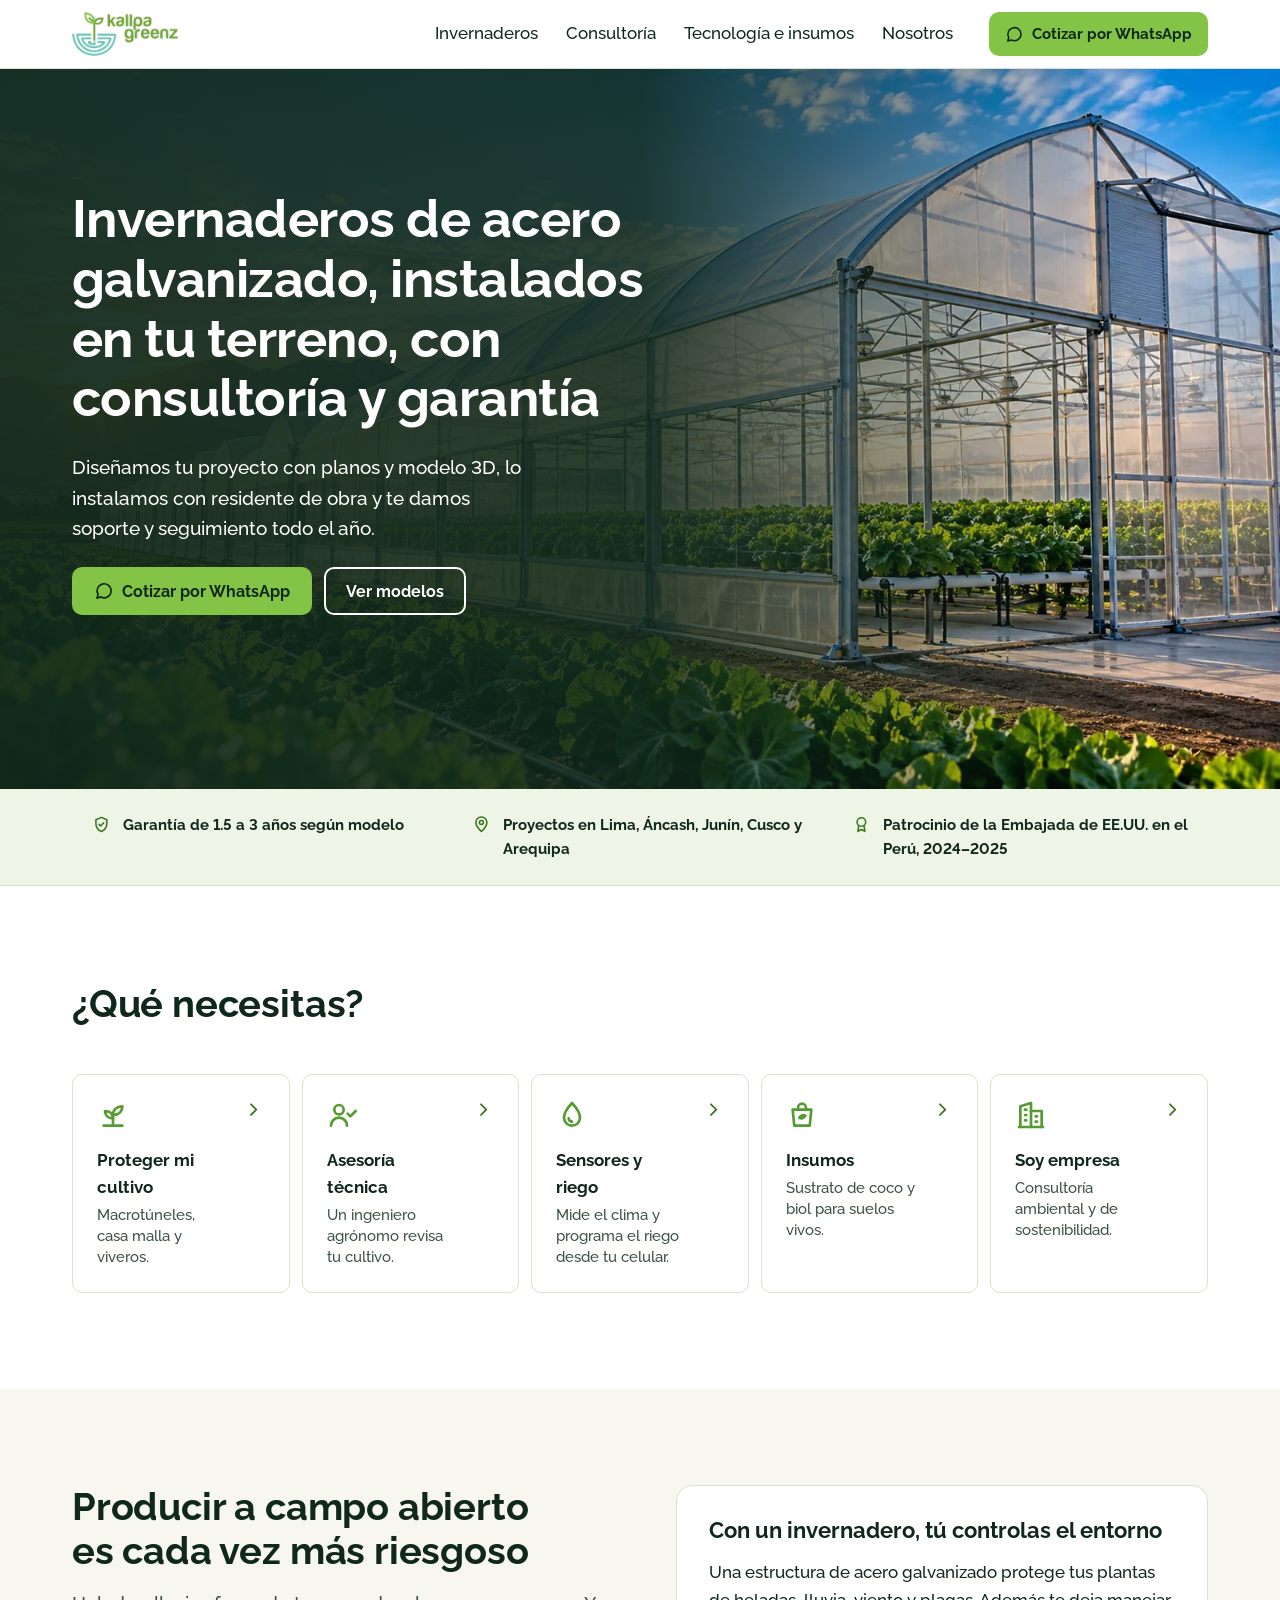
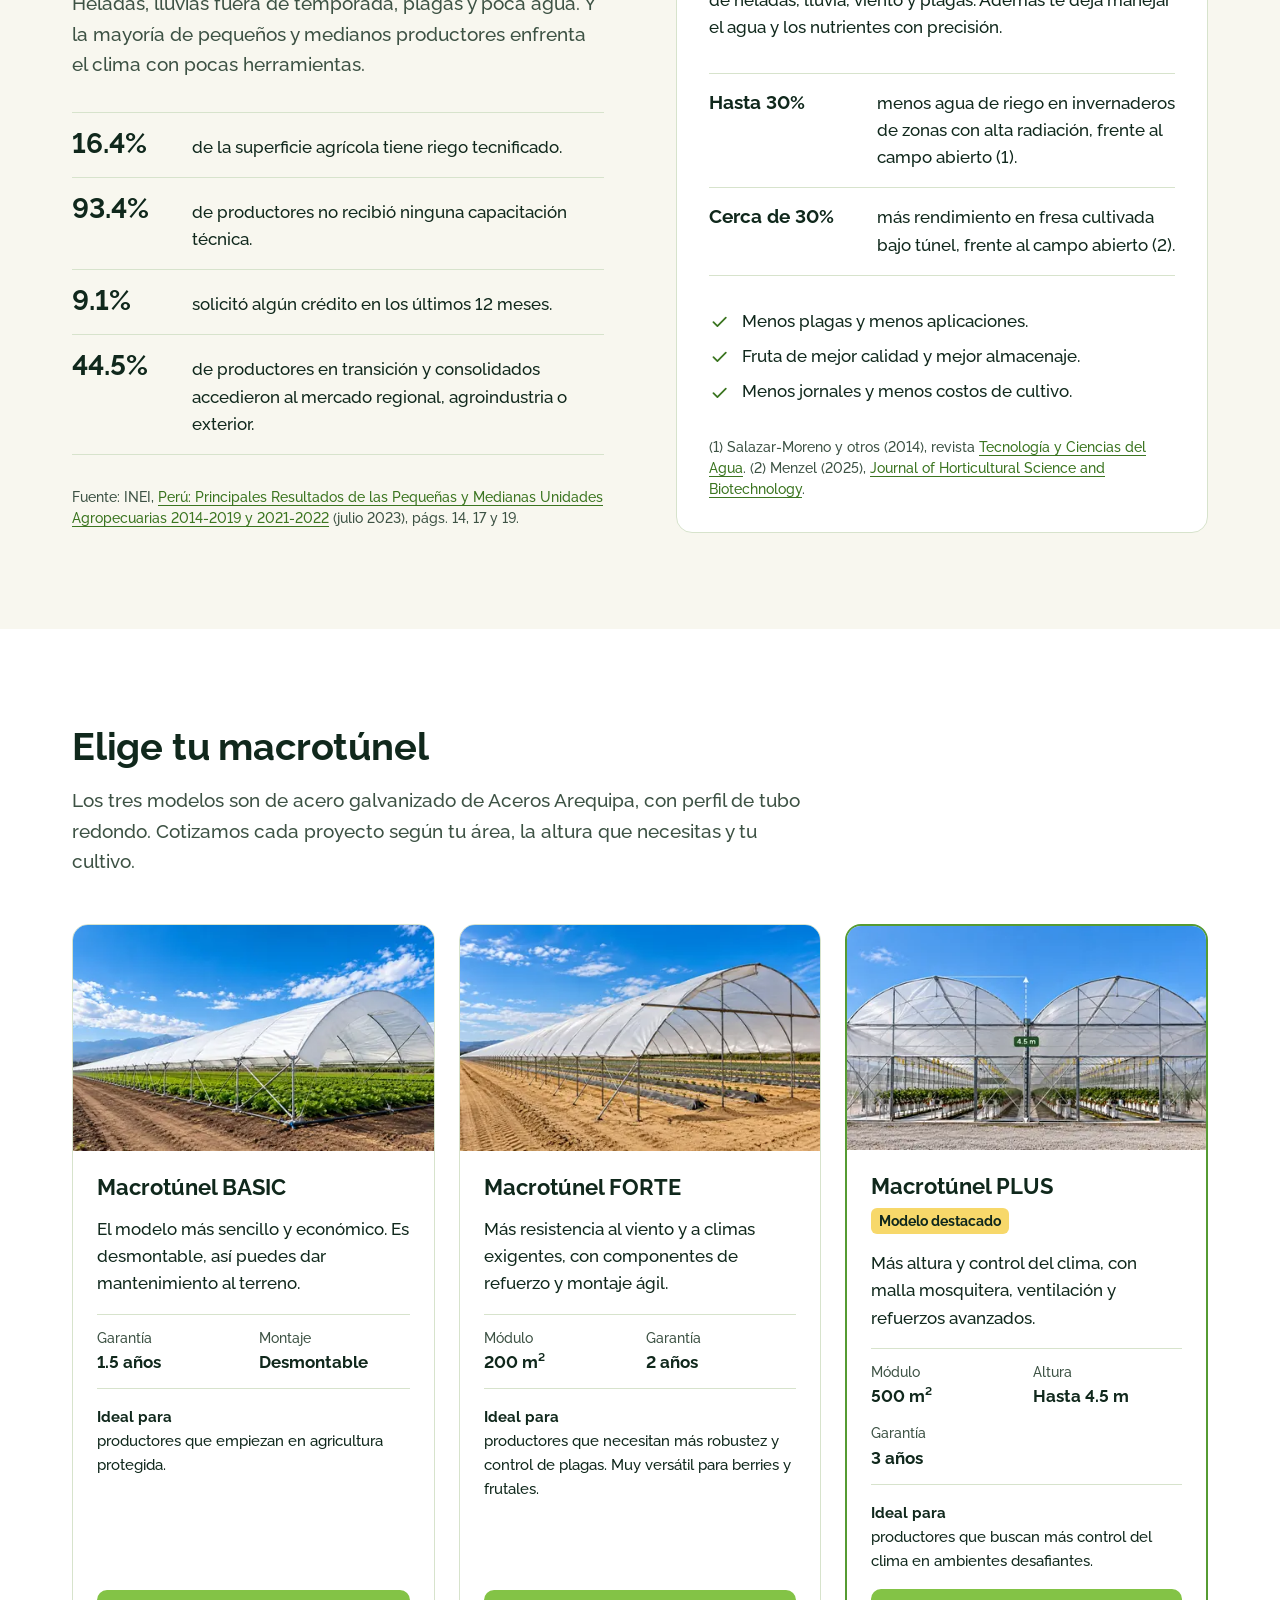
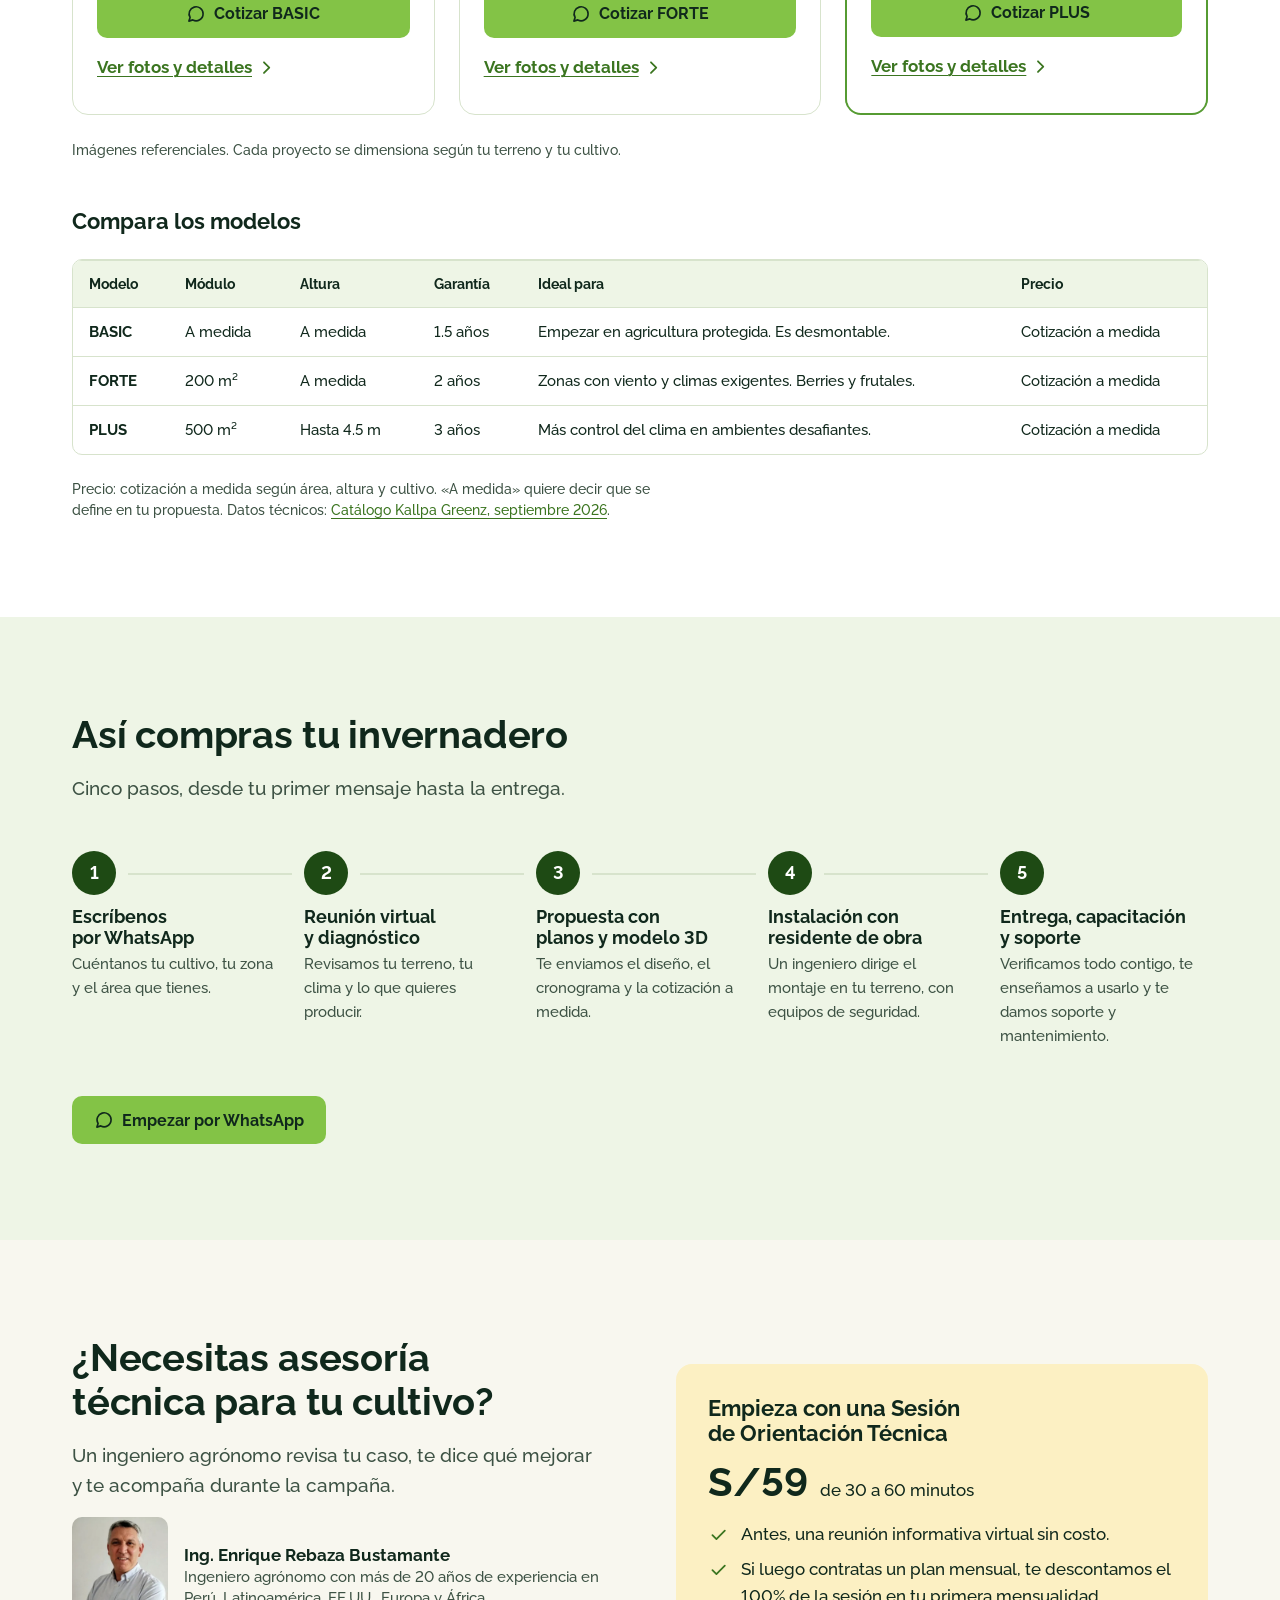
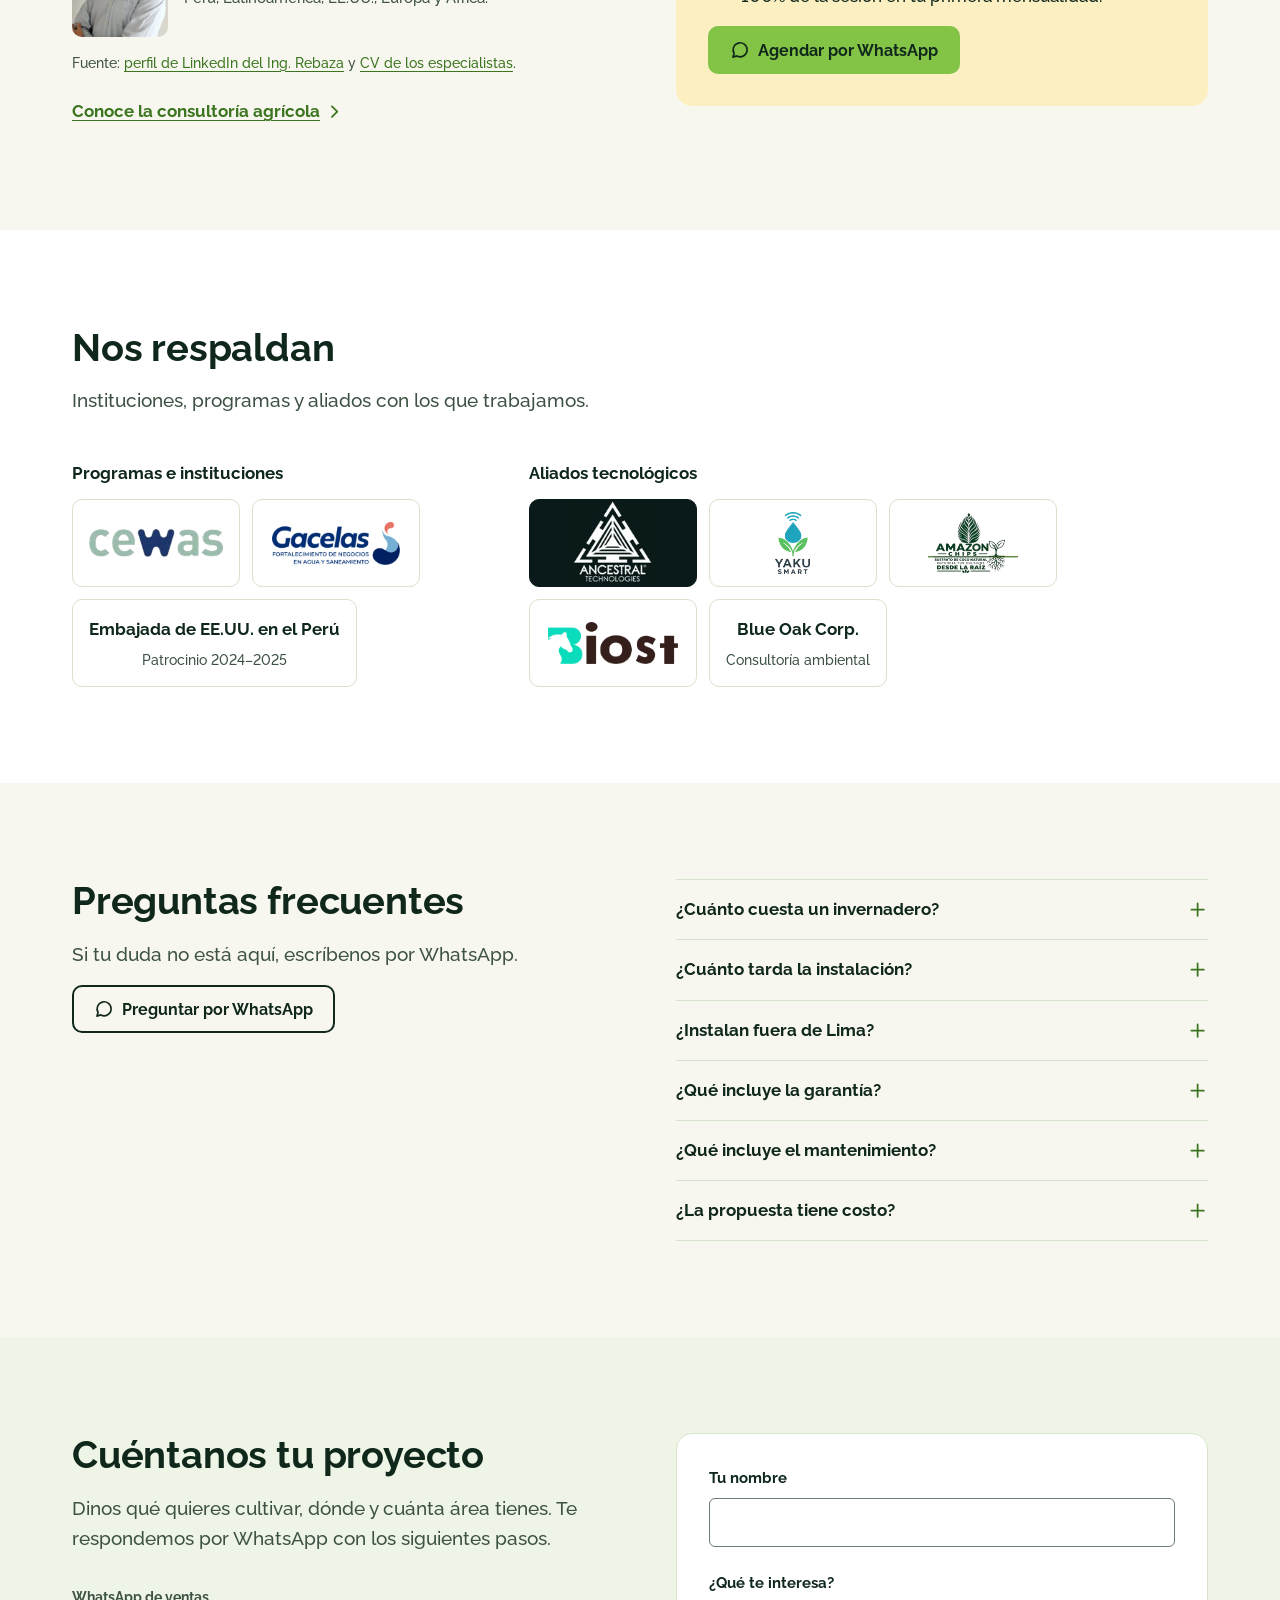
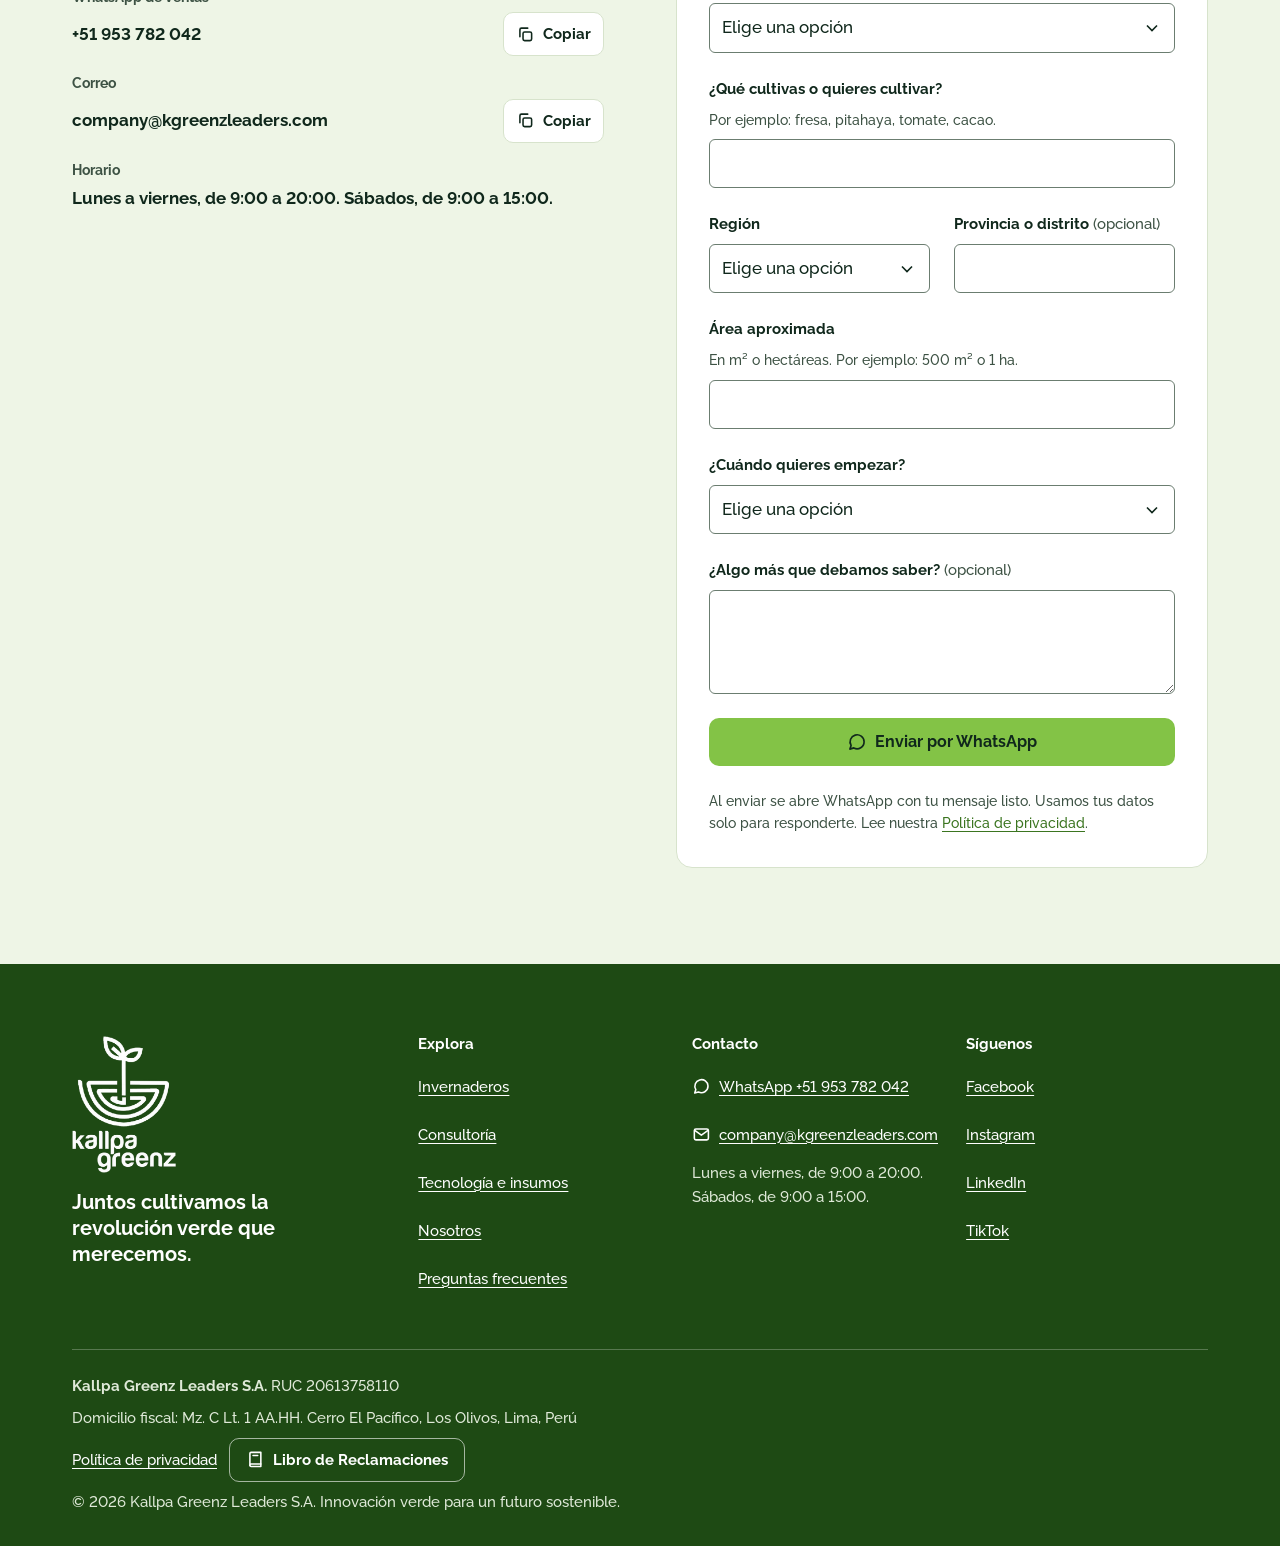
<file: index.html>
<!doctype html>
<html lang="es-PE">
<head>
<meta charset="utf-8">
<meta name="viewport" content="width=device-width, initial-scale=1, viewport-fit=cover">
<title>Invernaderos de acero galvanizado en Perú | Kallpa Greenz</title>
<meta name="description" content="Macrotúneles e invernaderos de acero galvanizado instalados en tu terreno, con garantía de 1.5 a 3 años y consultoría agrícola. Cotiza por WhatsApp.">
<link rel="canonical" href="https://kgreenzleaders.com/">
<meta property="og:type" content="website">
<meta property="og:site_name" content="Kallpa Greenz">
<meta property="og:locale" content="es_PE">
<meta property="og:title" content="Invernaderos de acero galvanizado en Perú | Kallpa Greenz">
<meta property="og:description" content="Macrotúneles e invernaderos de acero galvanizado instalados en tu terreno, con garantía de 1.5 a 3 años y consultoría agrícola. Cotiza por WhatsApp.">
<meta property="og:url" content="https://kgreenzleaders.com/">
<meta property="og:image" content="https://kgreenzleaders.com/images/portada.jpg">
<meta property="og:image:width" content="1600">
<meta property="og:image:height" content="900">
<meta property="og:image:alt" content="Macrotúnel de acero galvanizado de Kallpa Greenz sobre un campo de cultivo">
<meta name="twitter:card" content="summary_large_image">
<meta name="theme-color" content="#1e4a14">
<link rel="icon" type="image/png" href="/images/icono.png">
<link rel="apple-touch-icon" href="/images/icono.png">
<link rel="preload" href="/assets/fonts/raleway-700.woff2" as="font" type="font/woff2" crossorigin>
<link rel="preload" href="/assets/fonts/raleway-500.woff2" as="font" type="font/woff2" crossorigin>
<link rel="preload" as="image" type="image/webp" imagesrcset="/images/portada-480.webp 480w, /images/portada-800.webp 800w, /images/portada-1200.webp 1200w, /images/portada-1600.webp 1600w" imagesizes="100vw" fetchpriority="high">
<link rel="stylesheet" href="/assets/css/styles.css">
<script type="application/ld+json">
{
 "@context": "https://schema.org",
 "@graph": [
  {
   "@type": "LocalBusiness",
   "@id": "https://kgreenzleaders.com/#organizacion",
   "name": "Kallpa Greenz",
   "legalName": "Kallpa Greenz Leaders S.A.",
   "taxID": "20613758110",
   "url": "https://kgreenzleaders.com/",
   "logo": "https://kgreenzleaders.com/images/logo-horizontal.png",
   "image": "https://kgreenzleaders.com/images/portada.jpg",
   "description": "Empresa agrotecnológica peruana que diseña, instala y da mantenimiento a invernaderos y macrotúneles de acero galvanizado, con tecnología de aliados y consultoría agrícola y ambiental.",
   "telephone": "+51953782042",
   "email": "company@kgreenzleaders.com",
   "address": {
    "@type": "PostalAddress",
    "streetAddress": "Mz. C Lt. 1 AA.HH. Cerro El Pacífico",
    "addressLocality": "Los Olivos",
    "addressRegion": "Lima",
    "addressCountry": "PE"
   },
   "areaServed": {
    "@type": "Country",
    "name": "Perú"
   },
   "openingHoursSpecification": [
    {
     "@type": "OpeningHoursSpecification",
     "dayOfWeek": [
      "Monday",
      "Tuesday",
      "Wednesday",
      "Thursday",
      "Friday"
     ],
     "opens": "09:00",
     "closes": "20:00"
    },
    {
     "@type": "OpeningHoursSpecification",
     "dayOfWeek": "Saturday",
     "opens": "09:00",
     "closes": "15:00"
    }
   ],
   "slogan": "Juntos cultivamos la revolución verde que merecemos",
   "sameAs": [
    "https://www.facebook.com/profile.php?id=61563580066041",
    "https://www.instagram.com/kallpa.greenz/",
    "https://www.linkedin.com/company/kallpa-greenz/",
    "https://www.tiktok.com/@kallpagreenz"
   ]
  },
  {
   "@type": "WebSite",
   "@id": "https://kgreenzleaders.com/#sitio",
   "url": "https://kgreenzleaders.com/",
   "name": "Kallpa Greenz",
   "inLanguage": "es-PE",
   "publisher": {
    "@id": "https://kgreenzleaders.com/#organizacion"
   }
  },
  {
   "@type": "Product",
   "@id": "https://kgreenzleaders.com/invernaderos#basic",
   "name": "Macrotúnel BASIC",
   "description": "El modelo más sencillo y económico. Es desmontable, así puedes dar mantenimiento al terreno.",
   "image": "https://kgreenzleaders.com/images/basic-exterior.jpg",
   "brand": {
    "@type": "Brand",
    "name": "Kallpa Greenz"
   },
   "manufacturer": {
    "@id": "https://kgreenzleaders.com/#organizacion"
   },
   "material": "Acero galvanizado",
   "category": "Invernaderos y macrotúneles",
   "additionalProperty": [
    {
     "@type": "PropertyValue",
     "name": "Garantía",
     "value": "1.5 años"
    },
    {
     "@type": "PropertyValue",
     "name": "Montaje",
     "value": "Desmontable"
    }
   ]
  },
  {
   "@type": "Product",
   "@id": "https://kgreenzleaders.com/invernaderos#forte",
   "name": "Macrotúnel FORTE",
   "description": "Más resistencia al viento y a climas exigentes, con componentes de refuerzo y montaje ágil.",
   "image": "https://kgreenzleaders.com/images/forte-exterior.jpg",
   "brand": {
    "@type": "Brand",
    "name": "Kallpa Greenz"
   },
   "manufacturer": {
    "@id": "https://kgreenzleaders.com/#organizacion"
   },
   "material": "Acero galvanizado",
   "category": "Invernaderos y macrotúneles",
   "additionalProperty": [
    {
     "@type": "PropertyValue",
     "name": "Módulo",
     "value": "200 m²"
    },
    {
     "@type": "PropertyValue",
     "name": "Garantía",
     "value": "2 años"
    }
   ]
  },
  {
   "@type": "Product",
   "@id": "https://kgreenzleaders.com/invernaderos#plus",
   "name": "Macrotúnel PLUS",
   "description": "Más altura y control del clima, con malla mosquitera, ventilación y refuerzos avanzados.",
   "image": "https://kgreenzleaders.com/images/plus-frente.jpg",
   "brand": {
    "@type": "Brand",
    "name": "Kallpa Greenz"
   },
   "manufacturer": {
    "@id": "https://kgreenzleaders.com/#organizacion"
   },
   "material": "Acero galvanizado",
   "category": "Invernaderos y macrotúneles",
   "additionalProperty": [
    {
     "@type": "PropertyValue",
     "name": "Módulo",
     "value": "500 m²"
    },
    {
     "@type": "PropertyValue",
     "name": "Altura",
     "value": "Hasta 4.5 m"
    },
    {
     "@type": "PropertyValue",
     "name": "Garantía",
     "value": "3 años"
    }
   ]
  },
  {
   "@type": "FAQPage",
   "@id": "https://kgreenzleaders.com/#preguntas",
   "mainEntity": [
    {
     "@type": "Question",
     "name": "¿Cuánto cuesta un invernadero?",
     "acceptedAnswer": {
      "@type": "Answer",
      "text": "Depende del área, la altura y el cultivo. Por eso hacemos una cotización a medida: escríbenos por WhatsApp con esos datos y te respondemos."
     }
    },
    {
     "@type": "Question",
     "name": "¿Cuánto tarda la instalación?",
     "acceptedAnswer": {
      "@type": "Answer",
      "text": "Depende del área y del modelo. Trabajamos con cronograma y con un residente de obra. La fecha de entrega va en tu propuesta."
     }
    },
    {
     "@type": "Question",
     "name": "¿Instalan fuera de Lima?",
     "acceptedAnswer": {
      "@type": "Answer",
      "text": "Sí. Hemos trabajado en Lima, Áncash, Junín, Cusco y Arequipa, y evaluamos proyectos en todo el Perú."
     }
    },
    {
     "@type": "Question",
     "name": "¿Qué incluye la garantía?",
     "acceptedAnswer": {
      "@type": "Answer",
      "text": "La estructura tiene garantía de 1.5 años en el BASIC, 2 años en el FORTE y 3 años en el PLUS. Además te damos soporte y seguimiento todo el año."
     }
    },
    {
     "@type": "Question",
     "name": "¿Qué incluye el mantenimiento?",
     "acceptedAnswer": {
      "@type": "Answer",
      "text": "Depende de cada caso. Evaluamos tu proyecto y te proponemos un plan de mantenimiento anual a tu medida."
     }
    },
    {
     "@type": "Question",
     "name": "¿La propuesta tiene costo?",
     "acceptedAnswer": {
      "@type": "Answer",
      "text": "Se evalúa según cada caso. Te lo confirmamos en la reunión virtual, antes de preparar tu propuesta."
     }
    }
   ]
  }
 ]
}
</script>
</head>
<body>
<!-- ================= INICIO CABECERA · idéntica en todas las páginas ================= -->
<a class="skip-link" href="#contenido">Saltar al contenido</a>
<header class="site-header">
  <div class="wrap header-bar">
    <a class="brand" href="/">
      <picture><source type="image/webp" srcset="/images/logo-horizontal-240.webp"><img src="/images/logo-horizontal.png" alt="Kallpa Greenz, ir al inicio" width="240" height="100"></picture>
    </a>
    <nav class="site-nav" id="menu" aria-label="Principal">
      <ul><li><a href="/invernaderos">Invernaderos</a></li><li><a href="/consultoria">Consultoría</a></li><li><a href="/tecnologia-e-insumos">Tecnología e insumos</a></li><li><a href="/nosotros">Nosotros</a></li></ul>
    </nav>
    <a class="btn btn-primary btn-sm header-cta" href="https://wa.me/51953782042?text=Hola%20Kallpa%20Greenz%2C%20quiero%20cotizar%20un%20invernadero.%0AMi%20cultivo%3A%0AMi%20zona%20%28regi%C3%B3n%20y%20provincia%29%3A%0A%C3%81rea%20aproximada%3A%0ARef%3A%20WEB-CABECERA" target="_blank" rel="noopener" data-track="click_whatsapp" data-ref="WEB-CABECERA"><svg class="icon" viewBox="0 0 24 24" fill="none" stroke="currentColor" stroke-width="2" stroke-linecap="round" stroke-linejoin="round" aria-hidden="true" focusable="false"><path d="M20.5 11.6a8.4 8.4 0 0 1-12.3 7.5L3.5 20.5l1.4-4.4A8.4 8.4 0 1 1 20.5 11.6z"/></svg><span>Cotizar por WhatsApp</span></a>
    <button class="menu-btn" id="menu-btn" type="button" aria-expanded="false" aria-controls="menu"><svg class="icon icon-menu" viewBox="0 0 24 24" fill="none" stroke="currentColor" stroke-width="2" stroke-linecap="round" stroke-linejoin="round" aria-hidden="true" focusable="false"><path d="M4 7h16M4 12h16M4 17h16"/></svg><svg class="icon icon-close" viewBox="0 0 24 24" fill="none" stroke="currentColor" stroke-width="2" stroke-linecap="round" stroke-linejoin="round" aria-hidden="true" focusable="false"><path d="M6 6l12 12M18 6L6 18"/></svg><span class="menu-label">Menú</span></button>
  </div>
</header>
<!-- ================= FIN CABECERA ================= -->
<main id="contenido" tabindex="-1">
<section class="hero" aria-labelledby="titulo-portada">
  <div class="hero-media"><picture><source type="image/webp" srcset="/images/portada-480.webp 480w, /images/portada-800.webp 800w, /images/portada-1200.webp 1200w, /images/portada-1600.webp 1600w" sizes="100vw"><img src="/images/portada.jpg" alt="Macrotúnel de acero galvanizado con cobertura plástica sobre un campo de cultivo al atardecer" width="1600" height="900" fetchpriority="high"></picture></div>
  <div class="hero-body">
    <div class="wrap">
      <h1 id="titulo-portada">Invernaderos de acero galvanizado, instalados en tu terreno, con consultoría y garantía</h1>
      <p class="hero-lead">Diseñamos tu proyecto con planos y modelo 3D, lo instalamos con residente de obra y te damos soporte y seguimiento todo el año.</p>
      <div class="hero-actions">
        <a class="btn btn-primary" href="https://wa.me/51953782042?text=Hola%20Kallpa%20Greenz%2C%20quiero%20cotizar%20un%20invernadero.%0AMi%20cultivo%3A%0AMi%20zona%20%28regi%C3%B3n%20y%20provincia%29%3A%0A%C3%81rea%20aproximada%3A%0ARef%3A%20WEB-HERO" target="_blank" rel="noopener" data-track="click_whatsapp" data-ref="WEB-HERO"><svg class="icon" viewBox="0 0 24 24" fill="none" stroke="currentColor" stroke-width="2" stroke-linecap="round" stroke-linejoin="round" aria-hidden="true" focusable="false"><path d="M20.5 11.6a8.4 8.4 0 0 1-12.3 7.5L3.5 20.5l1.4-4.4A8.4 8.4 0 1 1 20.5 11.6z"/></svg><span>Cotizar por WhatsApp</span></a>
        <a class="btn btn-claro" href="#modelos" data-track="ver_catalogo">Ver modelos</a>
      </div>
    </div>
  </div>
</section>
<div class="trust">
  <div class="wrap">
    <ul>
      <!-- fuente: Catálogo Kallpa Greenz, septiembre 2026 -->
      <li><svg class="icon" viewBox="0 0 24 24" fill="none" stroke="currentColor" stroke-width="2" stroke-linecap="round" stroke-linejoin="round" aria-hidden="true" focusable="false"><path d="M12 3l7 3v5c0 5-3.4 8.6-7 10-3.6-1.4-7-5-7-10V6z"/><path d="M9 12l2 2 4-4"/></svg><span>Garantía de 1.5 a 3 años según modelo</span></li>
      <li><svg class="icon" viewBox="0 0 24 24" fill="none" stroke="currentColor" stroke-width="2" stroke-linecap="round" stroke-linejoin="round" aria-hidden="true" focusable="false"><path d="M12 21s-7-6.2-7-11.5a7 7 0 0 1 14 0C19 14.8 12 21 12 21z"/><circle cx="12" cy="9.5" r="2.5"/></svg><span>Proyectos en Lima, Áncash, Junín, Cusco y Arequipa</span></li>
      <li><svg class="icon" viewBox="0 0 24 24" fill="none" stroke="currentColor" stroke-width="2" stroke-linecap="round" stroke-linejoin="round" aria-hidden="true" focusable="false"><circle cx="12" cy="9" r="5.5"/><path d="M8.7 13.4L7.5 21l4.5-2.4 4.5 2.4-1.2-7.6"/></svg><span>Patrocinio de la Embajada de EE.UU. en el Perú, 2024–2025</span></li>
    </ul>
  </div>
</div>

<section class="section section--blanco" aria-labelledby="t-necesitas">
  <div class="wrap">
    <div class="section-head"><h2 id="t-necesitas">¿Qué necesitas?</h2></div>
    <ul class="intents"><li><a class="intent" href="/invernaderos" data-track="ver_catalogo"><span class="intent-icon"><svg class="icon" viewBox="0 0 24 24" fill="none" stroke="currentColor" stroke-width="2" stroke-linecap="round" stroke-linejoin="round" aria-hidden="true" focusable="false"><path d="M12 20v-8"/><path d="M12 12c0-4 2.8-6.5 7-6.5 0 4-2.8 6.5-7 6.5z"/><path d="M12 14.5c0-3.2-2.3-5.5-6-5.5 0 3.2 2.3 5.5 6 5.5z"/><path d="M5 20h14"/></svg></span><span class="intent-title">Proteger mi cultivo</span><span class="intent-text">Macrotúneles, casa malla y viveros.</span><span class="intent-chev"><svg class="icon" viewBox="0 0 24 24" fill="none" stroke="currentColor" stroke-width="2" stroke-linecap="round" stroke-linejoin="round" aria-hidden="true" focusable="false"><path d="M9 6l6 6-6 6"/></svg></span></a></li><li><a class="intent" href="/consultoria#agricola"><span class="intent-icon"><svg class="icon" viewBox="0 0 24 24" fill="none" stroke="currentColor" stroke-width="2" stroke-linecap="round" stroke-linejoin="round" aria-hidden="true" focusable="false"><circle cx="9" cy="8" r="3.5"/><path d="M3 20c0-3.3 2.7-6 6-6s6 2.7 6 6"/><path d="M15.5 11l2 2 4-4"/></svg></span><span class="intent-title">Asesoría técnica</span><span class="intent-text">Un ingeniero agrónomo revisa tu cultivo.</span><span class="intent-chev"><svg class="icon" viewBox="0 0 24 24" fill="none" stroke="currentColor" stroke-width="2" stroke-linecap="round" stroke-linejoin="round" aria-hidden="true" focusable="false"><path d="M9 6l6 6-6 6"/></svg></span></a></li><li><a class="intent" href="/tecnologia-e-insumos#sensores"><span class="intent-icon"><svg class="icon" viewBox="0 0 24 24" fill="none" stroke="currentColor" stroke-width="2" stroke-linecap="round" stroke-linejoin="round" aria-hidden="true" focusable="false"><path d="M12 3s6 6.4 6 11a6 6 0 0 1-12 0c0-4.6 6-11 6-11z"/><path d="M9.5 14.5a2.5 2.5 0 0 0 2.5 2.5"/></svg></span><span class="intent-title">Sensores y riego</span><span class="intent-text">Mide el clima y programa el riego desde tu celular.</span><span class="intent-chev"><svg class="icon" viewBox="0 0 24 24" fill="none" stroke="currentColor" stroke-width="2" stroke-linecap="round" stroke-linejoin="round" aria-hidden="true" focusable="false"><path d="M9 6l6 6-6 6"/></svg></span></a></li><li><a class="intent" href="/tecnologia-e-insumos#insumos"><span class="intent-icon"><svg class="icon" viewBox="0 0 24 24" fill="none" stroke="currentColor" stroke-width="2" stroke-linecap="round" stroke-linejoin="round" aria-hidden="true" focusable="false"><path d="M5 8h14l-1.2 12H6.2z"/><path d="M9 8V6.5a3 3 0 0 1 6 0V8"/><path d="M10 14c1.5-2 3.5-2 4.5-1.5-.5 1-2.5 3-4.5 1.5z"/></svg></span><span class="intent-title">Insumos</span><span class="intent-text">Sustrato de coco y biol para suelos vivos.</span><span class="intent-chev"><svg class="icon" viewBox="0 0 24 24" fill="none" stroke="currentColor" stroke-width="2" stroke-linecap="round" stroke-linejoin="round" aria-hidden="true" focusable="false"><path d="M9 6l6 6-6 6"/></svg></span></a></li><li><a class="intent" href="/consultoria#empresas"><span class="intent-icon"><svg class="icon" viewBox="0 0 24 24" fill="none" stroke="currentColor" stroke-width="2" stroke-linecap="round" stroke-linejoin="round" aria-hidden="true" focusable="false"><path d="M4 21V5.5L12 3v18"/><path d="M12 9h8v12"/><path d="M3 21h18"/><path d="M7.5 8h1M7.5 12h1M7.5 16h1M15.5 13h1M15.5 17h1"/></svg></span><span class="intent-title">Soy empresa</span><span class="intent-text">Consultoría ambiental y de sostenibilidad.</span><span class="intent-chev"><svg class="icon" viewBox="0 0 24 24" fill="none" stroke="currentColor" stroke-width="2" stroke-linecap="round" stroke-linejoin="round" aria-hidden="true" focusable="false"><path d="M9 6l6 6-6 6"/></svg></span></a></li></ul>
  </div>
</section>

<section class="section" aria-labelledby="t-problema">
  <div class="wrap split">
    <div class="stack-lg">
      <div class="stack">
        <h2 id="t-problema">Producir a campo abierto es cada vez más riesgoso</h2>
        <p class="lead">Heladas, lluvias fuera de temporada, plagas y poca agua. Y la mayoría de pequeños y medianos productores enfrenta el clima con pocas herramientas.</p>
      </div>
      <dl class="facts">
        <!-- fuente: INEI (julio 2023), Perú: Principales Resultados de las Pequeñas y Medianas Unidades Agropecuarias 2014-2019 y 2021-2022, p. 17 -->
        <div class="fact"><dt>16.4%</dt><dd>de la superficie agrícola tiene riego tecnificado.</dd></div>
        <!-- fuente: INEI (julio 2023), misma publicación, p. 14 -->
        <div class="fact"><dt>93.4%</dt><dd>de productores no recibió ninguna capacitación técnica.</dd></div>
        <!-- fuente: INEI (julio 2023), misma publicación, p. 17 -->
        <div class="fact"><dt>9.1%</dt><dd>solicitó algún crédito en los últimos 12 meses.</dd></div>
        <!-- fuente: INEI (julio 2023), misma publicación, p. 19 -->
        <div class="fact"><dt>44.5%</dt><dd>de productores en transición y consolidados accedieron al mercado regional, agroindustria o exterior.</dd></div>
      </dl>
      <p class="source">Fuente: INEI, <a href="https://www.inei.gob.pe/media/MenuRecursivo/publicaciones_digitales/Est/Lib1912/libro.pdf" target="_blank" rel="noopener">Perú: Principales Resultados de las Pequeñas y Medianas Unidades Agropecuarias 2014-2019 y 2021-2022</a> (julio 2023), págs. 14, 17 y 19.</p>
    </div>
    <div class="panel stack-lg">
      <div class="stack">
        <h3>Con un invernadero, tú controlas el entorno</h3>
        <p>Una estructura de acero galvanizado protege tus plantas de heladas, lluvia, viento y plagas. Además te deja manejar el agua y los nutrientes con precisión.</p>
      </div>
      <dl class="facts">
        <!-- fuente: Salazar-Moreno, R. y otros (2014), Tecnología y Ciencias del Agua 5(2) -->
        <div class="fact fact--texto"><dt>Hasta 30%</dt><dd>menos agua de riego en invernaderos de zonas con alta radiación, frente al campo abierto (1).</dd></div>
        <!-- fuente: Menzel, C. M. (2025), Journal of Horticultural Science and Biotechnology, doi 10.1080/14620316.2024.2449026 -->
        <div class="fact fact--texto"><dt>Cerca de 30%</dt><dd>más rendimiento en fresa cultivada bajo túnel, frente al campo abierto (2).</dd></div>
      </dl>
      <ul class="checks">
        <li><svg class="icon" viewBox="0 0 24 24" fill="none" stroke="currentColor" stroke-width="2" stroke-linecap="round" stroke-linejoin="round" aria-hidden="true" focusable="false"><path d="M5 12.5l4.5 4.5L19 7.5"/></svg><span>Menos plagas y menos aplicaciones.</span></li>
        <li><svg class="icon" viewBox="0 0 24 24" fill="none" stroke="currentColor" stroke-width="2" stroke-linecap="round" stroke-linejoin="round" aria-hidden="true" focusable="false"><path d="M5 12.5l4.5 4.5L19 7.5"/></svg><span>Fruta de mejor calidad y mejor almacenaje.</span></li>
        <li><svg class="icon" viewBox="0 0 24 24" fill="none" stroke="currentColor" stroke-width="2" stroke-linecap="round" stroke-linejoin="round" aria-hidden="true" focusable="false"><path d="M5 12.5l4.5 4.5L19 7.5"/></svg><span>Menos jornales y menos costos de cultivo.</span></li>
      </ul>
      <p class="source">(1) Salazar-Moreno y otros (2014), revista <a href="https://www.scielo.org.mx/scielo.php?script=sci_arttext&amp;pid=S2007-24222014000200012" target="_blank" rel="noopener">Tecnología y Ciencias del Agua</a>. (2) Menzel (2025), <a href="https://doi.org/10.1080/14620316.2024.2449026" target="_blank" rel="noopener">Journal of Horticultural Science and Biotechnology</a>.</p>
    </div>
  </div>
</section>

<section class="section section--blanco" id="modelos" aria-labelledby="t-modelos">
  <div class="wrap">
    <div class="section-head">
      <h2 id="t-modelos">Elige tu macrotúnel</h2>
      <p class="lead">Los tres modelos son de acero galvanizado de Aceros Arequipa, con perfil de tubo redondo. Cotizamos cada proyecto según tu área, la altura que necesitas y tu cultivo.</p>
    </div>
    <div class="models">
      <article class="model" aria-labelledby="m-basic">
        <picture><source type="image/webp" srcset="/images/basic-exterior-480.webp 480w, /images/basic-exterior-800.webp 800w, /images/basic-exterior-1200.webp 1200w, /images/basic-exterior-1600.webp 1600w" sizes="(min-width: 960px) 380px, (min-width: 600px) 90vw, 100vw"><img src="/images/basic-exterior.jpg" alt="Macrotúnel BASIC de acero galvanizado con cobertura plástica sobre surcos de hortalizas" width="1600" height="901" loading="lazy" decoding="async"></picture>
        <div class="model-body">
          <div class="model-name"><h3 id="m-basic">Macrotúnel BASIC</h3></div>
          <p>El modelo más sencillo y económico. Es desmontable, así puedes dar mantenimiento al terreno.</p>
          <!-- fuente: Catálogo Kallpa Greenz, septiembre 2026 -->
          <dl class="specs"><div><dt>Garantía</dt><dd>1.5 años</dd></div><div><dt>Montaje</dt><dd>Desmontable</dd></div></dl>
          <p class="ideal"><strong>Ideal para</strong>productores que empiezan en agricultura protegida.</p>
          <div class="model-actions">
            <a class="btn btn-primary" href="https://wa.me/51953782042?text=Hola%20Kallpa%20Greenz%2C%20quiero%20cotizar%20el%20Macrot%C3%BAnel%20BASIC.%0AMi%20cultivo%3A%0AMi%20zona%20%28regi%C3%B3n%20y%20provincia%29%3A%0A%C3%81rea%20aproximada%3A%0ARef%3A%20WEB-BASIC" target="_blank" rel="noopener" data-track="click_whatsapp" data-ref="WEB-BASIC"><svg class="icon" viewBox="0 0 24 24" fill="none" stroke="currentColor" stroke-width="2" stroke-linecap="round" stroke-linejoin="round" aria-hidden="true" focusable="false"><path d="M20.5 11.6a8.4 8.4 0 0 1-12.3 7.5L3.5 20.5l1.4-4.4A8.4 8.4 0 1 1 20.5 11.6z"/></svg><span>Cotizar BASIC</span></a>
            <a class="link-more" href="/invernaderos#basic" data-track="click_modelo" data-modelo="BASIC">Ver fotos y detalles <svg class="icon" viewBox="0 0 24 24" fill="none" stroke="currentColor" stroke-width="2" stroke-linecap="round" stroke-linejoin="round" aria-hidden="true" focusable="false"><path d="M9 6l6 6-6 6"/></svg></a>
          </div>
        </div>
      </article><article class="model" aria-labelledby="m-forte">
        <picture><source type="image/webp" srcset="/images/forte-exterior-480.webp 480w, /images/forte-exterior-800.webp 800w, /images/forte-exterior-1200.webp 1200w, /images/forte-exterior-1600.webp 1600w" sizes="(min-width: 960px) 380px, (min-width: 600px) 90vw, 100vw"><img src="/images/forte-exterior.jpg" alt="Macrotúnel FORTE de acero galvanizado con arcos reforzados en campo abierto" width="1600" height="902" loading="lazy" decoding="async"></picture>
        <div class="model-body">
          <div class="model-name"><h3 id="m-forte">Macrotúnel FORTE</h3></div>
          <p>Más resistencia al viento y a climas exigentes, con componentes de refuerzo y montaje ágil.</p>
          <!-- fuente: Catálogo Kallpa Greenz, septiembre 2026 -->
          <dl class="specs"><div><dt>Módulo</dt><dd>200 m²</dd></div><div><dt>Garantía</dt><dd>2 años</dd></div></dl>
          <p class="ideal"><strong>Ideal para</strong>productores que necesitan más robustez y control de plagas. Muy versátil para berries y frutales.</p>
          <div class="model-actions">
            <a class="btn btn-primary" href="https://wa.me/51953782042?text=Hola%20Kallpa%20Greenz%2C%20quiero%20cotizar%20el%20Macrot%C3%BAnel%20FORTE.%0AMi%20cultivo%3A%0AMi%20zona%20%28regi%C3%B3n%20y%20provincia%29%3A%0A%C3%81rea%20aproximada%3A%0ARef%3A%20WEB-FORTE" target="_blank" rel="noopener" data-track="click_whatsapp" data-ref="WEB-FORTE"><svg class="icon" viewBox="0 0 24 24" fill="none" stroke="currentColor" stroke-width="2" stroke-linecap="round" stroke-linejoin="round" aria-hidden="true" focusable="false"><path d="M20.5 11.6a8.4 8.4 0 0 1-12.3 7.5L3.5 20.5l1.4-4.4A8.4 8.4 0 1 1 20.5 11.6z"/></svg><span>Cotizar FORTE</span></a>
            <a class="link-more" href="/invernaderos#forte" data-track="click_modelo" data-modelo="FORTE">Ver fotos y detalles <svg class="icon" viewBox="0 0 24 24" fill="none" stroke="currentColor" stroke-width="2" stroke-linecap="round" stroke-linejoin="round" aria-hidden="true" focusable="false"><path d="M9 6l6 6-6 6"/></svg></a>
          </div>
        </div>
      </article><article class="model model--destacado" aria-labelledby="m-plus">
        <picture><source type="image/webp" srcset="/images/plus-frente-480.webp 480w, /images/plus-frente-800.webp 800w, /images/plus-frente-1200.webp 1200w, /images/plus-frente-1600.webp 1600w" sizes="(min-width: 960px) 380px, (min-width: 600px) 90vw, 100vw"><img src="/images/plus-frente.jpg" alt="Macrotúnel PLUS de dos naves con 4.5 metros de altura y cultivo en el interior" width="1600" height="903" loading="lazy" decoding="async"></picture>
        <div class="model-body">
          <div class="model-name"><h3 id="m-plus">Macrotúnel PLUS</h3><span class="tag">Modelo destacado</span></div>
          <p>Más altura y control del clima, con malla mosquitera, ventilación y refuerzos avanzados.</p>
          <!-- fuente: Catálogo Kallpa Greenz, septiembre 2026 -->
          <dl class="specs"><div><dt>Módulo</dt><dd>500 m²</dd></div><div><dt>Altura</dt><dd>Hasta 4.5 m</dd></div><div><dt>Garantía</dt><dd>3 años</dd></div></dl>
          <p class="ideal"><strong>Ideal para</strong>productores que buscan más control del clima en ambientes desafiantes.</p>
          <div class="model-actions">
            <a class="btn btn-primary" href="https://wa.me/51953782042?text=Hola%20Kallpa%20Greenz%2C%20quiero%20cotizar%20el%20Macrot%C3%BAnel%20PLUS.%0AMi%20cultivo%3A%0AMi%20zona%20%28regi%C3%B3n%20y%20provincia%29%3A%0A%C3%81rea%20aproximada%3A%0ARef%3A%20WEB-PLUS" target="_blank" rel="noopener" data-track="click_whatsapp" data-ref="WEB-PLUS"><svg class="icon" viewBox="0 0 24 24" fill="none" stroke="currentColor" stroke-width="2" stroke-linecap="round" stroke-linejoin="round" aria-hidden="true" focusable="false"><path d="M20.5 11.6a8.4 8.4 0 0 1-12.3 7.5L3.5 20.5l1.4-4.4A8.4 8.4 0 1 1 20.5 11.6z"/></svg><span>Cotizar PLUS</span></a>
            <a class="link-more" href="/invernaderos#plus" data-track="click_modelo" data-modelo="PLUS">Ver fotos y detalles <svg class="icon" viewBox="0 0 24 24" fill="none" stroke="currentColor" stroke-width="2" stroke-linecap="round" stroke-linejoin="round" aria-hidden="true" focusable="false"><path d="M9 6l6 6-6 6"/></svg></a>
          </div>
        </div>
      </article>
    </div>
    <p class="note mt-s5">Imágenes referenciales. Cada proyecto se dimensiona según tu terreno y tu cultivo.</p>
    <h3 class="mt-s7" id="t-comparar">Compara los modelos</h3>
    <div class="mt-s5"><p class="swipe-hint">Desliza la tabla hacia el costado para ver todas las columnas.</p>
    <div class="table-wrap" role="region" aria-labelledby="t-comparar" tabindex="0">
      <table class="compare">
        <caption class="visually-hidden">Comparación de los macrotúneles BASIC, FORTE y PLUS</caption>
        <thead><tr><th scope="col">Modelo</th><th scope="col">Módulo</th><th scope="col">Altura</th><th scope="col">Garantía</th><th scope="col">Ideal para</th><th scope="col">Precio</th></tr></thead>
        <tbody>
          <tr><th scope="row">BASIC</th><td>A medida</td><td>A medida</td><td>1.5 años</td><td>Empezar en agricultura protegida. Es desmontable.</td><td>Cotización a medida</td></tr>
          <tr><th scope="row">FORTE</th><td>200 m²</td><td>A medida</td><td>2 años</td><td>Zonas con viento y climas exigentes. Berries y frutales.</td><td>Cotización a medida</td></tr>
          <tr><th scope="row">PLUS</th><td>500 m²</td><td>Hasta 4.5 m</td><td>3 años</td><td>Más control del clima en ambientes desafiantes.</td><td>Cotización a medida</td></tr>
        </tbody>
      </table>
    </div>
    <!-- fuente: Catálogo Kallpa Greenz, septiembre 2026 (módulos, altura y garantías) -->
    <p class="source mt-s5">Precio: cotización a medida según área, altura y cultivo. «A medida» quiere decir que se define en tu propuesta. Datos técnicos: <a href="https://canva.link/y7irb0u74u6p9vm" target="_blank" rel="noopener" data-track="ver_catalogo">Catálogo Kallpa Greenz, septiembre 2026</a>.</p></div>
  </div>
</section>

<section class="section section--niebla" aria-labelledby="t-proceso">
  <div class="wrap">
    <div class="section-head">
      <h2 id="t-proceso">Así compras tu invernadero</h2>
      <p class="lead">Cinco pasos, desde tu primer mensaje hasta la entrega.</p>
    </div>
    <ol class="steps steps--linea"><li><div><h3>Escríbenos por WhatsApp</h3><p>Cuéntanos tu cultivo, tu zona y el área que tienes.</p></div></li><li><div><h3>Reunión virtual y diagnóstico</h3><p>Revisamos tu terreno, tu clima y lo que quieres producir.</p></div></li><li><div><h3>Propuesta con planos y modelo 3D</h3><p>Te enviamos el diseño, el cronograma y la cotización a medida.</p></div></li><li><div><h3>Instalación con residente de obra</h3><p>Un ingeniero dirige el montaje en tu terreno, con equipos de seguridad.</p></div></li><li><div><h3>Entrega, capacitación y soporte</h3><p>Verificamos todo contigo, te enseñamos a usarlo y te damos soporte y mantenimiento.</p></div></li></ol>
    <div class="mt-s7"><a class="btn btn-primary" href="https://wa.me/51953782042?text=Hola%20Kallpa%20Greenz%2C%20quiero%20cotizar%20un%20invernadero.%0AMi%20cultivo%3A%0AMi%20zona%20%28regi%C3%B3n%20y%20provincia%29%3A%0A%C3%81rea%20aproximada%3A%0ARef%3A%20WEB-PROCESO" target="_blank" rel="noopener" data-track="click_whatsapp" data-ref="WEB-PROCESO"><svg class="icon" viewBox="0 0 24 24" fill="none" stroke="currentColor" stroke-width="2" stroke-linecap="round" stroke-linejoin="round" aria-hidden="true" focusable="false"><path d="M20.5 11.6a8.4 8.4 0 0 1-12.3 7.5L3.5 20.5l1.4-4.4A8.4 8.4 0 1 1 20.5 11.6z"/></svg><span>Empezar por WhatsApp</span></a></div>
  </div>
</section>

<!-- Sección "Proyectos reales" retirada por ahora.
     Cuando haya casos con permiso de publicación, usa la plantilla de COMO-PUBLICAR.md. -->

<section class="section" aria-labelledby="t-asesoria">
  <div class="wrap split split--media">
    <div class="stack">
      <h2 id="t-asesoria">¿Necesitas asesoría técnica para tu cultivo?</h2>
      <p class="lead">Un ingeniero agrónomo revisa tu caso, te dice qué mejorar y te acompaña durante la campaña.</p>
      <div class="person-inline">
        <picture><source type="image/webp" srcset="/images/equipo-enrique-rebaza-480.webp 480w" sizes="96px"><img src="/images/equipo-enrique-rebaza.jpg" alt="Ing. Enrique Rebaza Bustamante" width="560" height="700" loading="lazy" decoding="async"></picture>
        <div>
          <p class="person-name">Ing. Enrique Rebaza Bustamante</p>
          <!-- fuente: perfil de LinkedIn y CV del Ing. Enrique Rebaza Bustamante -->
          <p class="person-role">Ingeniero agrónomo con más de 20 años de experiencia en Perú, Latinoamérica, EE.UU., Europa y África.</p>
        </div>
      </div>
      <p class="source">Fuente: <a href="https://www.linkedin.com/in/enrique-rebaza-bustamante-70876713/" target="_blank" rel="noopener">perfil de LinkedIn del Ing. Rebaza</a> y <a href="https://drive.google.com/drive/folders/1MTGmBOkPAf_Uhcz5xwBnq5gsh-e0Ri0j" target="_blank" rel="noopener">CV de los especialistas</a>.</p>
      <p><a class="link-more" href="/consultoria">Conoce la consultoría agrícola <svg class="icon" viewBox="0 0 24 24" fill="none" stroke="currentColor" stroke-width="2" stroke-linecap="round" stroke-linejoin="round" aria-hidden="true" focusable="false"><path d="M9 6l6 6-6 6"/></svg></a></p>
    </div>
    <div class="offer">
      <h3>Empieza con una Sesión de Orientación Técnica</h3>
      <!-- fuente: precio definido por Kallpa Greenz (decisión D6 del equipo, septiembre 2026) -->
      <p class="offer-price"><strong>S/59</strong><span>de 30 a 60 minutos</span></p>
      <ul class="checks">
        <li><svg class="icon" viewBox="0 0 24 24" fill="none" stroke="currentColor" stroke-width="2" stroke-linecap="round" stroke-linejoin="round" aria-hidden="true" focusable="false"><path d="M5 12.5l4.5 4.5L19 7.5"/></svg><span>Antes, una reunión informativa virtual sin costo.</span></li>
        <li><svg class="icon" viewBox="0 0 24 24" fill="none" stroke="currentColor" stroke-width="2" stroke-linecap="round" stroke-linejoin="round" aria-hidden="true" focusable="false"><path d="M5 12.5l4.5 4.5L19 7.5"/></svg><span>Si luego contratas un plan mensual, te descontamos el 100% de la sesión en tu primera mensualidad.</span></li>
      </ul>
      <div><a class="btn btn-primary" href="https://wa.me/51953782042?text=Hola%20Kallpa%20Greenz%2C%20quiero%20informaci%C3%B3n%20sobre%20la%20consultor%C3%ADa%20agr%C3%ADcola%20y%20la%20reuni%C3%B3n%20informativa%20sin%20costo.%0AMi%20cultivo%3A%0AMi%20zona%20%28regi%C3%B3n%20y%20provincia%29%3A%0A%C3%81rea%20aproximada%3A%0ARef%3A%20WEB-CONSULTORIA" target="_blank" rel="noopener" data-track="click_whatsapp" data-ref="WEB-CONSULTORIA"><svg class="icon" viewBox="0 0 24 24" fill="none" stroke="currentColor" stroke-width="2" stroke-linecap="round" stroke-linejoin="round" aria-hidden="true" focusable="false"><path d="M20.5 11.6a8.4 8.4 0 0 1-12.3 7.5L3.5 20.5l1.4-4.4A8.4 8.4 0 1 1 20.5 11.6z"/></svg><span>Agendar por WhatsApp</span></a></div>
    </div>
  </div>
</section>

<section class="section section--blanco" aria-labelledby="t-respaldos">
  <div class="wrap">
    <div class="section-head">
      <h2 id="t-respaldos">Nos respaldan</h2>
      <p class="lead">Instituciones, programas y aliados con los que trabajamos.</p>
    </div>
    <div class="logo-groups">
      <div class="logo-group">
        <h3>Programas e instituciones</h3>
        <ul class="logos">
          <li class="logo-tile"><picture><source type="image/webp" srcset="/images/logo-cewas.webp"><img src="/images/logo-cewas.png" alt="CEWAS" width="134" height="27" loading="lazy" decoding="async"></picture></li>
          <li class="logo-tile"><picture><source type="image/webp" srcset="/images/logo-gacelas.webp"><img src="/images/logo-gacelas.png" alt="Gacelas, fortalecimiento de negocios en agua y saneamiento" width="128" height="43" loading="lazy" decoding="async"></picture></li>
          <li class="logo-tile logo-tile--texto">Embajada de EE.UU. en el Perú<small>Patrocinio 2024–2025</small></li>
        </ul>
      </div>
      <div class="logo-group">
        <h3>Aliados tecnológicos</h3>
        <ul class="logos">
          <li class="logo-tile logo-tile--oscuro"><picture><source type="image/webp" srcset="/images/logo-ancestral.webp"><img src="/images/logo-ancestral.png" alt="Ancestral Technologies" width="96" height="86" loading="lazy" decoding="async"></picture></li>
          <li class="logo-tile"><picture><source type="image/webp" srcset="/images/logo-yakusmart.webp"><img src="/images/logo-yakusmart.png" alt="YakuSmart" width="35" height="62" loading="lazy" decoding="async"></picture></li>
          <li class="logo-tile"><picture><source type="image/webp" srcset="/images/logo-amazon-chips.webp"><img src="/images/logo-amazon-chips.png" alt="Amazon Chips, sustrato de coco natural" width="90" height="61" loading="lazy" decoding="async"></picture></li>
          <li class="logo-tile"><picture><source type="image/webp" srcset="/images/logo-biost.webp"><img src="/images/logo-biost.png" alt="Biost" width="130" height="42" loading="lazy" decoding="async"></picture></li>
          <!-- [PENDIENTE: logo de Blue Oak Corp. Súbelo como images/logo-blue-oak.png y reemplaza este recuadro de texto] -->
          <li class="logo-tile logo-tile--texto">Blue Oak Corp.<small>Consultoría ambiental</small></li>
        </ul>
      </div>
    </div>
  </div>
</section>

<section class="section" id="preguntas" aria-labelledby="t-faq">
  <div class="wrap split">
    <div class="stack">
      <h2 id="t-faq">Preguntas frecuentes</h2>
      <p class="lead">Si tu duda no está aquí, escríbenos por WhatsApp.</p>
      <div><a class="btn btn-secondary" href="https://wa.me/51953782042?text=Hola%20Kallpa%20Greenz%2C%20tengo%20una%20consulta%3A%0ARef%3A%20WEB-FAQ" target="_blank" rel="noopener" data-track="click_whatsapp" data-ref="WEB-FAQ"><svg class="icon" viewBox="0 0 24 24" fill="none" stroke="currentColor" stroke-width="2" stroke-linecap="round" stroke-linejoin="round" aria-hidden="true" focusable="false"><path d="M20.5 11.6a8.4 8.4 0 0 1-12.3 7.5L3.5 20.5l1.4-4.4A8.4 8.4 0 1 1 20.5 11.6z"/></svg><span>Preguntar por WhatsApp</span></a></div>
    </div>
    <div class="faq"><details><summary>¿Cuánto cuesta un invernadero?<svg class="icon" viewBox="0 0 24 24" fill="none" stroke="currentColor" stroke-width="2" stroke-linecap="round" stroke-linejoin="round" aria-hidden="true" focusable="false"><path d="M12 5v14M5 12h14"/></svg></summary><div class="faq-a"><p>Depende del área, la altura y el cultivo. Por eso hacemos una cotización a medida: escríbenos por WhatsApp con esos datos y te respondemos.</p></div></details><details><summary>¿Cuánto tarda la instalación?<svg class="icon" viewBox="0 0 24 24" fill="none" stroke="currentColor" stroke-width="2" stroke-linecap="round" stroke-linejoin="round" aria-hidden="true" focusable="false"><path d="M12 5v14M5 12h14"/></svg></summary><div class="faq-a"><p>Depende del área y del modelo. Trabajamos con cronograma y con un residente de obra. La fecha de entrega va en tu propuesta.</p></div></details><details><summary>¿Instalan fuera de Lima?<svg class="icon" viewBox="0 0 24 24" fill="none" stroke="currentColor" stroke-width="2" stroke-linecap="round" stroke-linejoin="round" aria-hidden="true" focusable="false"><path d="M12 5v14M5 12h14"/></svg></summary><div class="faq-a"><p>Sí. Hemos trabajado en Lima, Áncash, Junín, Cusco y Arequipa, y evaluamos proyectos en todo el Perú.</p></div></details><details><summary>¿Qué incluye la garantía?<svg class="icon" viewBox="0 0 24 24" fill="none" stroke="currentColor" stroke-width="2" stroke-linecap="round" stroke-linejoin="round" aria-hidden="true" focusable="false"><path d="M12 5v14M5 12h14"/></svg></summary><div class="faq-a"><p>La estructura tiene garantía de 1.5 años en el BASIC, 2 años en el FORTE y 3 años en el PLUS. Además te damos soporte y seguimiento todo el año.</p></div></details><details><summary>¿Qué incluye el mantenimiento?<svg class="icon" viewBox="0 0 24 24" fill="none" stroke="currentColor" stroke-width="2" stroke-linecap="round" stroke-linejoin="round" aria-hidden="true" focusable="false"><path d="M12 5v14M5 12h14"/></svg></summary><div class="faq-a"><p>Depende de cada caso. Evaluamos tu proyecto y te proponemos un plan de mantenimiento anual a tu medida.</p></div></details><details><summary>¿La propuesta tiene costo?<svg class="icon" viewBox="0 0 24 24" fill="none" stroke="currentColor" stroke-width="2" stroke-linecap="round" stroke-linejoin="round" aria-hidden="true" focusable="false"><path d="M12 5v14M5 12h14"/></svg></summary><div class="faq-a"><p>Se evalúa según cada caso. Te lo confirmamos en la reunión virtual, antes de preparar tu propuesta.</p></div></details></div>
  </div>
</section>

<section class="section section--niebla" id="cotizar" aria-labelledby="t-cotizar">
  <div class="wrap split">
    <div class="stack-lg">
      <div class="stack">
        <h2 id="t-cotizar">Cuéntanos tu proyecto</h2>
        <p class="lead">Dinos qué quieres cultivar, dónde y cuánta área tienes. Te respondemos por WhatsApp con los siguientes pasos.</p>
      </div>
      <ul class="contact-list">
        <li class="contact-item"><span class="label">WhatsApp de ventas</span><span class="value" id="dato-whatsapp">+51 953 782 042</span><button class="copy-btn" type="button" data-copy="+51 953 782 042" data-copy-target="dato-whatsapp" aria-label="Copiar número de WhatsApp"><svg class="icon" viewBox="0 0 24 24" fill="none" stroke="currentColor" stroke-width="2" stroke-linecap="round" stroke-linejoin="round" aria-hidden="true" focusable="false"><rect x="9" y="9" width="11" height="11" rx="2"/><path d="M5 15V6a2 2 0 0 1 2-2h8"/></svg><span class="copy-label">Copiar</span></button></li>
        <li class="contact-item"><span class="label">Correo</span><span class="value" id="dato-correo">company@kgreenzleaders.com</span><button class="copy-btn" type="button" data-copy="company@kgreenzleaders.com" data-copy-target="dato-correo" aria-label="Copiar correo"><svg class="icon" viewBox="0 0 24 24" fill="none" stroke="currentColor" stroke-width="2" stroke-linecap="round" stroke-linejoin="round" aria-hidden="true" focusable="false"><rect x="9" y="9" width="11" height="11" rx="2"/><path d="M5 15V6a2 2 0 0 1 2-2h8"/></svg><span class="copy-label">Copiar</span></button></li>
        <li class="contact-item"><span class="label">Horario</span><span class="value">Lunes a viernes, de 9:00 a 20:00. Sábados, de 9:00 a 15:00.</span></li>
      </ul>
    </div>
    <div class="panel">
      <form class="form" id="form-cotizar" novalidate>
        <div class="field"><label for="c-nombre">Tu nombre</label><input class="input" id="c-nombre" name="c-nombre" type="text" required aria-required="true" autocomplete="name" aria-describedby="err-c-nombre"><p class="field-error" id="err-c-nombre" hidden><svg class="icon" viewBox="0 0 24 24" fill="none" stroke="currentColor" stroke-width="2" stroke-linecap="round" stroke-linejoin="round" aria-hidden="true" focusable="false"><circle cx="12" cy="12" r="9"/><path d="M12 7.5v5.5M12 16.5v.5"/></svg><span></span></p></div>
        <div class="field"><label for="c-interes">¿Qué te interesa?</label><select class="select" id="c-interes" name="c-interes" required aria-required="true" aria-describedby="err-c-interes"><option value="">Elige una opción</option><option value="Macrotúnel BASIC">Macrotúnel BASIC</option><option value="Macrotúnel FORTE (200 m²)">Macrotúnel FORTE (200 m²)</option><option value="Macrotúnel PLUS (500 m²)">Macrotúnel PLUS (500 m²)</option><option value="Casa malla">Casa malla</option><option value="Vivero">Vivero</option><option value="Sensores y riego inteligente">Sensores y riego inteligente</option><option value="Sustrato de coco o biol">Sustrato de coco o biol</option><option value="Consultoría agrícola">Consultoría agrícola</option><option value="Consultoría ambiental para empresas">Consultoría ambiental para empresas</option><option value="Todavía no lo sé">Todavía no lo sé</option></select><p class="field-error" id="err-c-interes" hidden><svg class="icon" viewBox="0 0 24 24" fill="none" stroke="currentColor" stroke-width="2" stroke-linecap="round" stroke-linejoin="round" aria-hidden="true" focusable="false"><circle cx="12" cy="12" r="9"/><path d="M12 7.5v5.5M12 16.5v.5"/></svg><span></span></p></div>
        <div class="field"><label for="c-cultivo">¿Qué cultivas o quieres cultivar?</label><p class="hint" id="hint-c-cultivo">Por ejemplo: fresa, pitahaya, tomate, cacao.</p><input class="input" id="c-cultivo" name="c-cultivo" type="text" required aria-required="true" aria-describedby="hint-c-cultivo err-c-cultivo"><p class="field-error" id="err-c-cultivo" hidden><svg class="icon" viewBox="0 0 24 24" fill="none" stroke="currentColor" stroke-width="2" stroke-linecap="round" stroke-linejoin="round" aria-hidden="true" focusable="false"><circle cx="12" cy="12" r="9"/><path d="M12 7.5v5.5M12 16.5v.5"/></svg><span></span></p></div>
        <div class="form-row">
          <div class="field"><label for="c-region">Región</label><select class="select" id="c-region" name="c-region" required aria-required="true" aria-describedby="err-c-region"><option value="">Elige una opción</option><option value="Amazonas">Amazonas</option><option value="Áncash">Áncash</option><option value="Apurímac">Apurímac</option><option value="Arequipa">Arequipa</option><option value="Ayacucho">Ayacucho</option><option value="Cajamarca">Cajamarca</option><option value="Callao">Callao</option><option value="Cusco">Cusco</option><option value="Huancavelica">Huancavelica</option><option value="Huánuco">Huánuco</option><option value="Ica">Ica</option><option value="Junín">Junín</option><option value="La Libertad">La Libertad</option><option value="Lambayeque">Lambayeque</option><option value="Lima">Lima</option><option value="Loreto">Loreto</option><option value="Madre de Dios">Madre de Dios</option><option value="Moquegua">Moquegua</option><option value="Pasco">Pasco</option><option value="Piura">Piura</option><option value="Puno">Puno</option><option value="San Martín">San Martín</option><option value="Tacna">Tacna</option><option value="Tumbes">Tumbes</option><option value="Ucayali">Ucayali</option><option value="Fuera del Perú">Fuera del Perú</option></select><p class="field-error" id="err-c-region" hidden><svg class="icon" viewBox="0 0 24 24" fill="none" stroke="currentColor" stroke-width="2" stroke-linecap="round" stroke-linejoin="round" aria-hidden="true" focusable="false"><circle cx="12" cy="12" r="9"/><path d="M12 7.5v5.5M12 16.5v.5"/></svg><span></span></p></div>
          <div class="field"><label for="c-zona">Provincia o distrito <span class="opcional">(opcional)</span></label><input class="input" id="c-zona" name="c-zona" type="text" autocomplete="address-level2" aria-describedby="err-c-zona"><p class="field-error" id="err-c-zona" hidden><svg class="icon" viewBox="0 0 24 24" fill="none" stroke="currentColor" stroke-width="2" stroke-linecap="round" stroke-linejoin="round" aria-hidden="true" focusable="false"><circle cx="12" cy="12" r="9"/><path d="M12 7.5v5.5M12 16.5v.5"/></svg><span></span></p></div>
        </div>
        <div class="field"><label for="c-area">Área aproximada</label><p class="hint" id="hint-c-area">En m² o hectáreas. Por ejemplo: 500 m² o 1 ha.</p><input class="input" id="c-area" name="c-area" type="text" required aria-required="true" aria-describedby="hint-c-area err-c-area"><p class="field-error" id="err-c-area" hidden><svg class="icon" viewBox="0 0 24 24" fill="none" stroke="currentColor" stroke-width="2" stroke-linecap="round" stroke-linejoin="round" aria-hidden="true" focusable="false"><circle cx="12" cy="12" r="9"/><path d="M12 7.5v5.5M12 16.5v.5"/></svg><span></span></p></div>
        <div class="field"><label for="c-inicio">¿Cuándo quieres empezar?</label><select class="select" id="c-inicio" name="c-inicio" required aria-required="true" aria-describedby="err-c-inicio"><option value="">Elige una opción</option><option value="Este mes">Este mes</option><option value="En 1 a 3 meses">En 1 a 3 meses</option><option value="Solo estoy averiguando">Solo estoy averiguando</option></select><p class="field-error" id="err-c-inicio" hidden><svg class="icon" viewBox="0 0 24 24" fill="none" stroke="currentColor" stroke-width="2" stroke-linecap="round" stroke-linejoin="round" aria-hidden="true" focusable="false"><circle cx="12" cy="12" r="9"/><path d="M12 7.5v5.5M12 16.5v.5"/></svg><span></span></p></div>
        <div class="field"><label for="c-mensaje">¿Algo más que debamos saber? <span class="opcional">(opcional)</span></label><textarea class="textarea" id="c-mensaje" name="c-mensaje" rows="3" aria-describedby="err-c-mensaje"></textarea><p class="field-error" id="err-c-mensaje" hidden><svg class="icon" viewBox="0 0 24 24" fill="none" stroke="currentColor" stroke-width="2" stroke-linecap="round" stroke-linejoin="round" aria-hidden="true" focusable="false"><circle cx="12" cy="12" r="9"/><path d="M12 7.5v5.5M12 16.5v.5"/></svg><span></span></p></div>
        <button class="btn btn-primary btn-block" type="submit"><svg class="icon" viewBox="0 0 24 24" fill="none" stroke="currentColor" stroke-width="2" stroke-linecap="round" stroke-linejoin="round" aria-hidden="true" focusable="false"><path d="M20.5 11.6a8.4 8.4 0 0 1-12.3 7.5L3.5 20.5l1.4-4.4A8.4 8.4 0 1 1 20.5 11.6z"/></svg><span>Enviar por WhatsApp</span></button>
        <p class="hint">Al enviar se abre WhatsApp con tu mensaje listo. Usamos tus datos solo para responderte. Lee nuestra <a href="/privacidad">Política de privacidad</a>.</p>
        <div class="form-result" id="form-cotizar-ok" hidden>
          <p><strong>Tu mensaje está listo.</strong> Si WhatsApp no se abrió solo, tócalo aquí:</p>
          <p><a class="btn btn-primary" href="#cotizar" target="_blank" rel="noopener" data-track="click_whatsapp" data-ref="WEB-FORM"><svg class="icon" viewBox="0 0 24 24" fill="none" stroke="currentColor" stroke-width="2" stroke-linecap="round" stroke-linejoin="round" aria-hidden="true" focusable="false"><path d="M20.5 11.6a8.4 8.4 0 0 1-12.3 7.5L3.5 20.5l1.4-4.4A8.4 8.4 0 1 1 20.5 11.6z"/></svg><span>Abrir WhatsApp</span></a></p>
        </div>
      </form>
    </div>
  </div>
</section>
</main>
<!-- ================= INICIO PIE DE PÁGINA · idéntico en todas las páginas ================= -->
<footer class="site-footer on-dark">
  <div class="wrap">
    <div class="footer-grid">
      <div class="stack">
        <a class="footer-brand" href="/"><picture><source type="image/webp" srcset="/images/logo-blanco-200.webp"><img src="/images/logo-blanco.png" alt="Kallpa Greenz, ir al inicio" width="200" height="265" loading="lazy" decoding="async"></picture></a>
        <p class="slogan">Juntos cultivamos la revolución verde que merecemos.</p>
      </div>
      <div>
        <h2 class="footer-title">Explora</h2>
        <ul class="footer-list"><li><a href="/invernaderos">Invernaderos</a></li><li><a href="/consultoria">Consultoría</a></li><li><a href="/tecnologia-e-insumos">Tecnología e insumos</a></li><li><a href="/nosotros">Nosotros</a></li><li><a href="/#preguntas">Preguntas frecuentes</a></li></ul>
      </div>
      <div>
        <h2 class="footer-title">Contacto</h2>
        <ul class="footer-list">
          <li><a href="https://wa.me/51953782042?text=Hola%20Kallpa%20Greenz%2C%20quiero%20informaci%C3%B3n.%0AMi%20cultivo%3A%0AMi%20zona%20%28regi%C3%B3n%20y%20provincia%29%3A%0A%C3%81rea%20aproximada%3A%0ARef%3A%20WEB-PIE" target="_blank" rel="noopener" data-track="click_whatsapp" data-ref="WEB-PIE"><svg class="icon" viewBox="0 0 24 24" fill="none" stroke="currentColor" stroke-width="2" stroke-linecap="round" stroke-linejoin="round" aria-hidden="true" focusable="false"><path d="M20.5 11.6a8.4 8.4 0 0 1-12.3 7.5L3.5 20.5l1.4-4.4A8.4 8.4 0 1 1 20.5 11.6z"/></svg> WhatsApp +51 953 782 042</a></li>
          <li><a href="mailto:company@kgreenzleaders.com"><svg class="icon" viewBox="0 0 24 24" fill="none" stroke="currentColor" stroke-width="2" stroke-linecap="round" stroke-linejoin="round" aria-hidden="true" focusable="false"><rect x="3" y="5" width="18" height="14" rx="2"/><path d="M3.5 7l8.5 6 8.5-6"/></svg> company@kgreenzleaders.com</a></li>
          <li class="muted">Lunes a viernes, de 9:00 a 20:00. Sábados, de 9:00 a 15:00.</li>
        </ul>
      </div>
      <div>
        <h2 class="footer-title">Síguenos</h2>
        <ul class="footer-list"><li><a href="https://www.facebook.com/profile.php?id=61563580066041" target="_blank" rel="noopener">Facebook</a></li><li><a href="https://www.instagram.com/kallpa.greenz/" target="_blank" rel="noopener">Instagram</a></li><li><a href="https://www.linkedin.com/company/kallpa-greenz/" target="_blank" rel="noopener">LinkedIn</a></li><li><a href="https://www.tiktok.com/@kallpagreenz" target="_blank" rel="noopener">TikTok</a></li></ul>
      </div>
    </div>
    <div class="legal">
      <p><strong>Kallpa Greenz Leaders S.A.</strong> RUC 20613758110</p>
      <address>Domicilio fiscal: Mz. C Lt. 1 AA.HH. Cerro El Pacífico, Los Olivos, Lima, Perú</address>
      <ul class="cluster">
        <li><a href="/privacidad">Política de privacidad</a></li>
        <li><a class="libro-link" href="/libro-de-reclamaciones"><svg class="icon" viewBox="0 0 24 24" fill="none" stroke="currentColor" stroke-width="2" stroke-linecap="round" stroke-linejoin="round" aria-hidden="true" focusable="false"><path d="M5 4.5A1.5 1.5 0 0 1 6.5 3H19v15H6.5A1.5 1.5 0 0 0 5 19.5z"/><path d="M5 19.5A1.5 1.5 0 0 0 6.5 21H19v-3"/><path d="M9 7h6"/></svg> Libro de Reclamaciones</a></li>
      </ul>
      <p>© 2026 Kallpa Greenz Leaders S.A. Innovación verde para un futuro sostenible.</p>
    </div>
  </div>
</footer>
<div class="mobile-bar">
  <a class="btn btn-primary" href="https://wa.me/51953782042?text=Hola%20Kallpa%20Greenz%2C%20quiero%20cotizar%20un%20invernadero.%0AMi%20cultivo%3A%0AMi%20zona%20%28regi%C3%B3n%20y%20provincia%29%3A%0A%C3%81rea%20aproximada%3A%0ARef%3A%20WEB-FLOTANTE" target="_blank" rel="noopener" data-track="click_whatsapp" data-ref="WEB-FLOTANTE"><svg class="icon" viewBox="0 0 24 24" fill="none" stroke="currentColor" stroke-width="2" stroke-linecap="round" stroke-linejoin="round" aria-hidden="true" focusable="false"><path d="M20.5 11.6a8.4 8.4 0 0 1-12.3 7.5L3.5 20.5l1.4-4.4A8.4 8.4 0 1 1 20.5 11.6z"/></svg><span>Cotizar por WhatsApp</span></a>
  <a class="btn btn-secondary" href="/#modelos" data-track="ver_catalogo">Ver modelos</a>
</div>
<div id="aviso" class="visually-hidden" role="status" aria-live="polite"></div>
<!-- ================= FIN PIE DE PÁGINA ================= -->
<script src="/assets/js/main.js" defer></script>
</body>
</html>
</file>
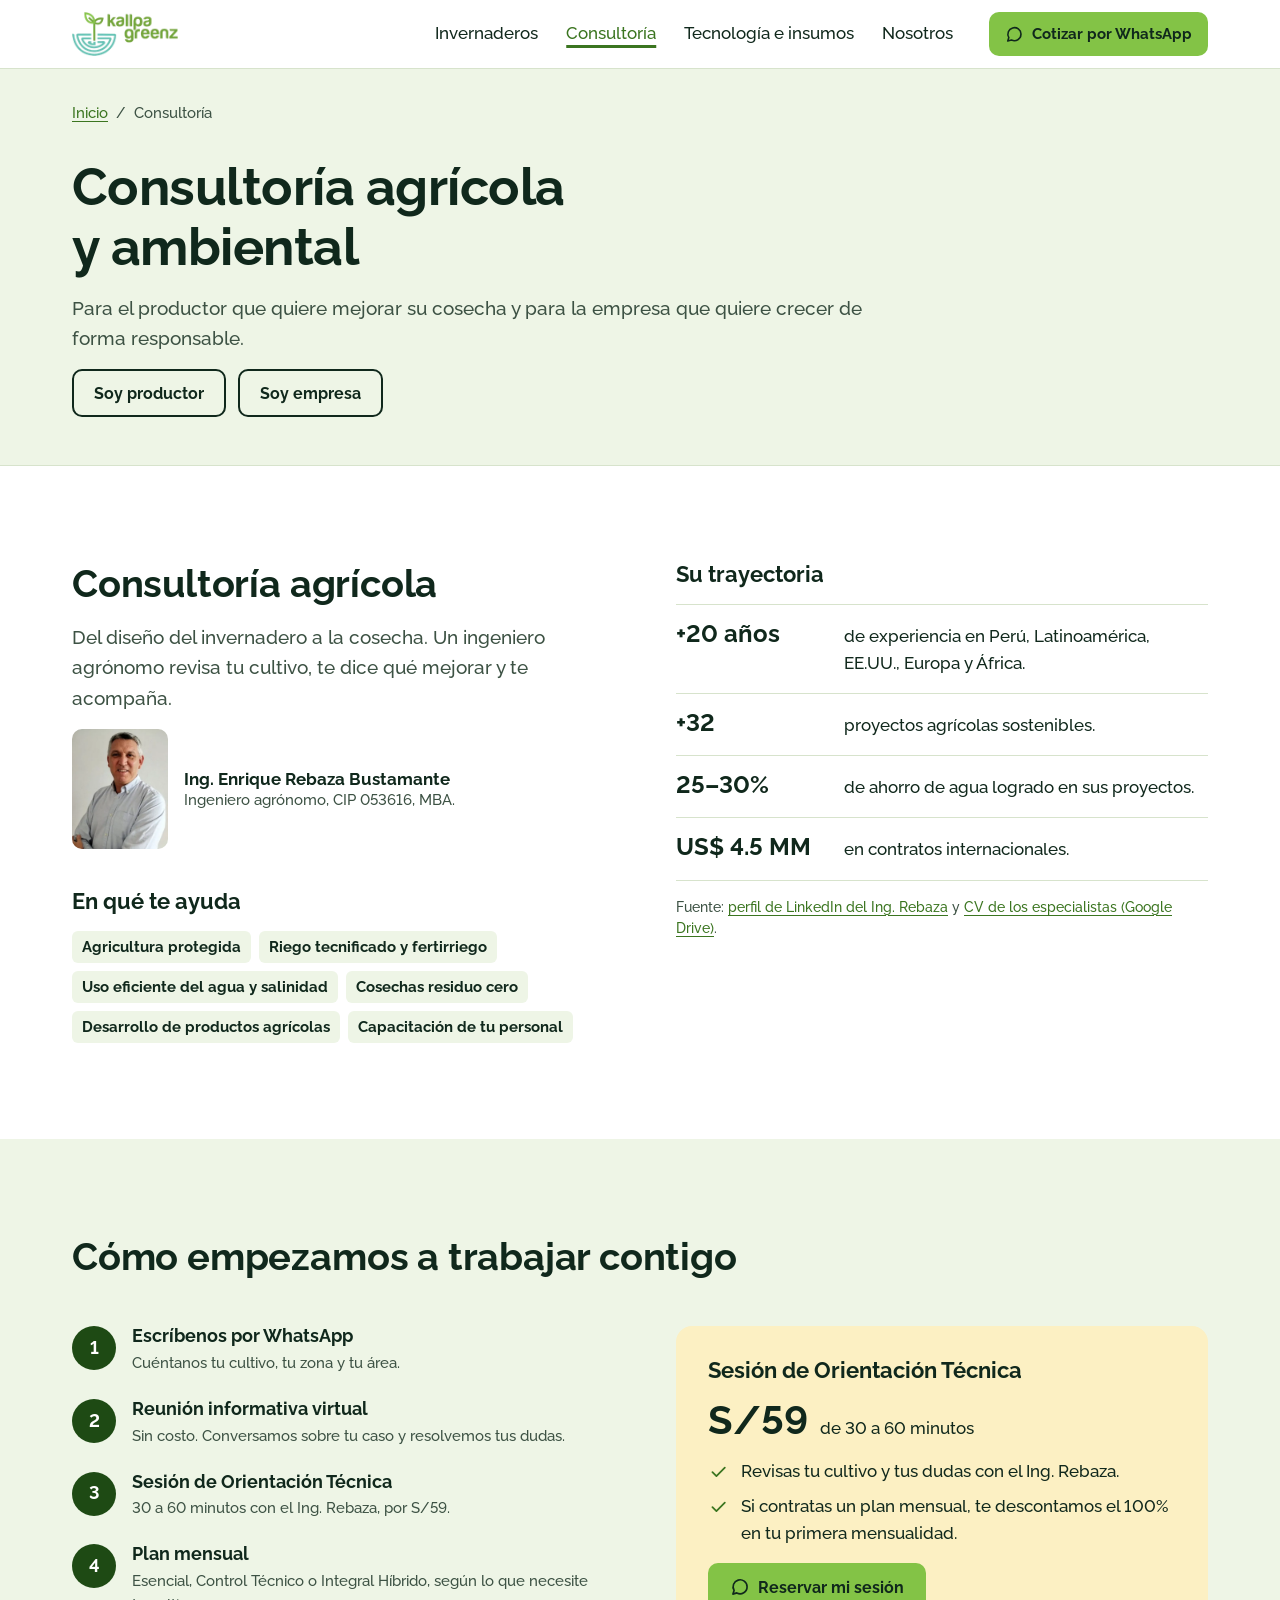
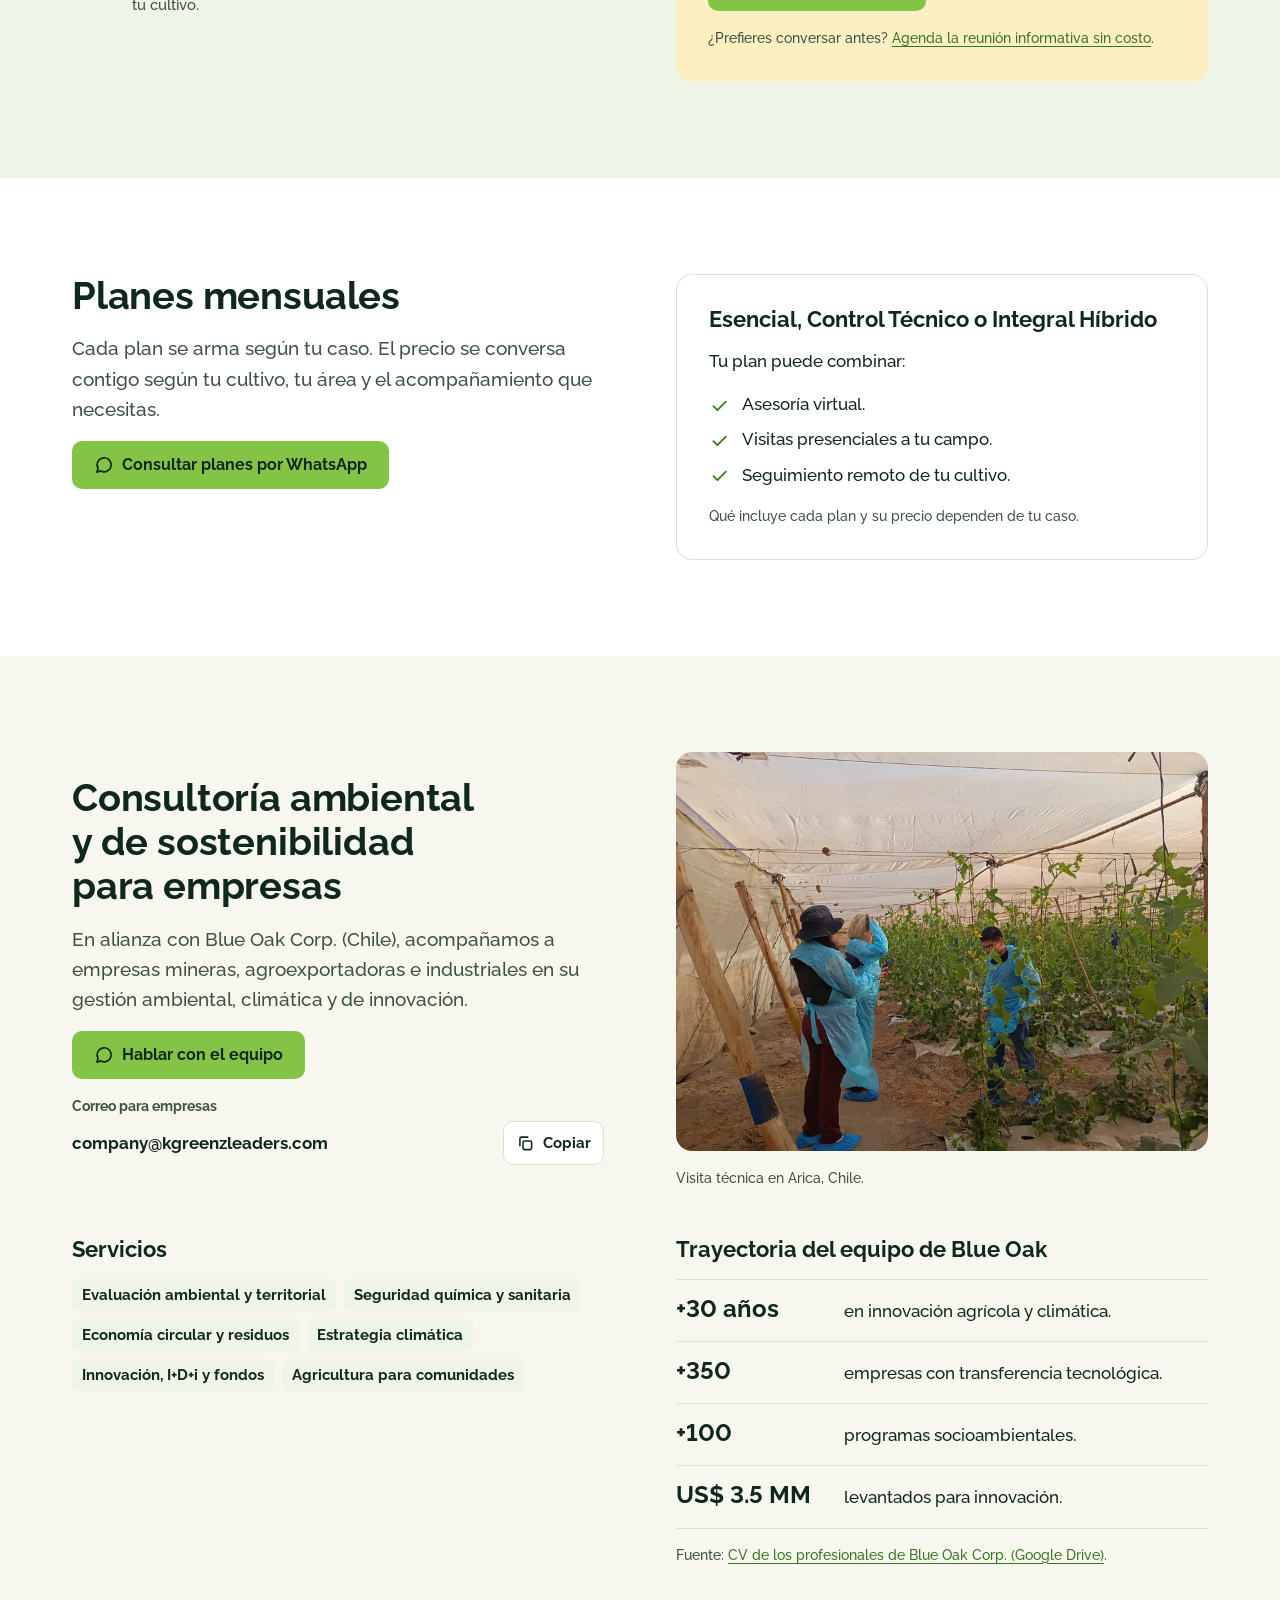
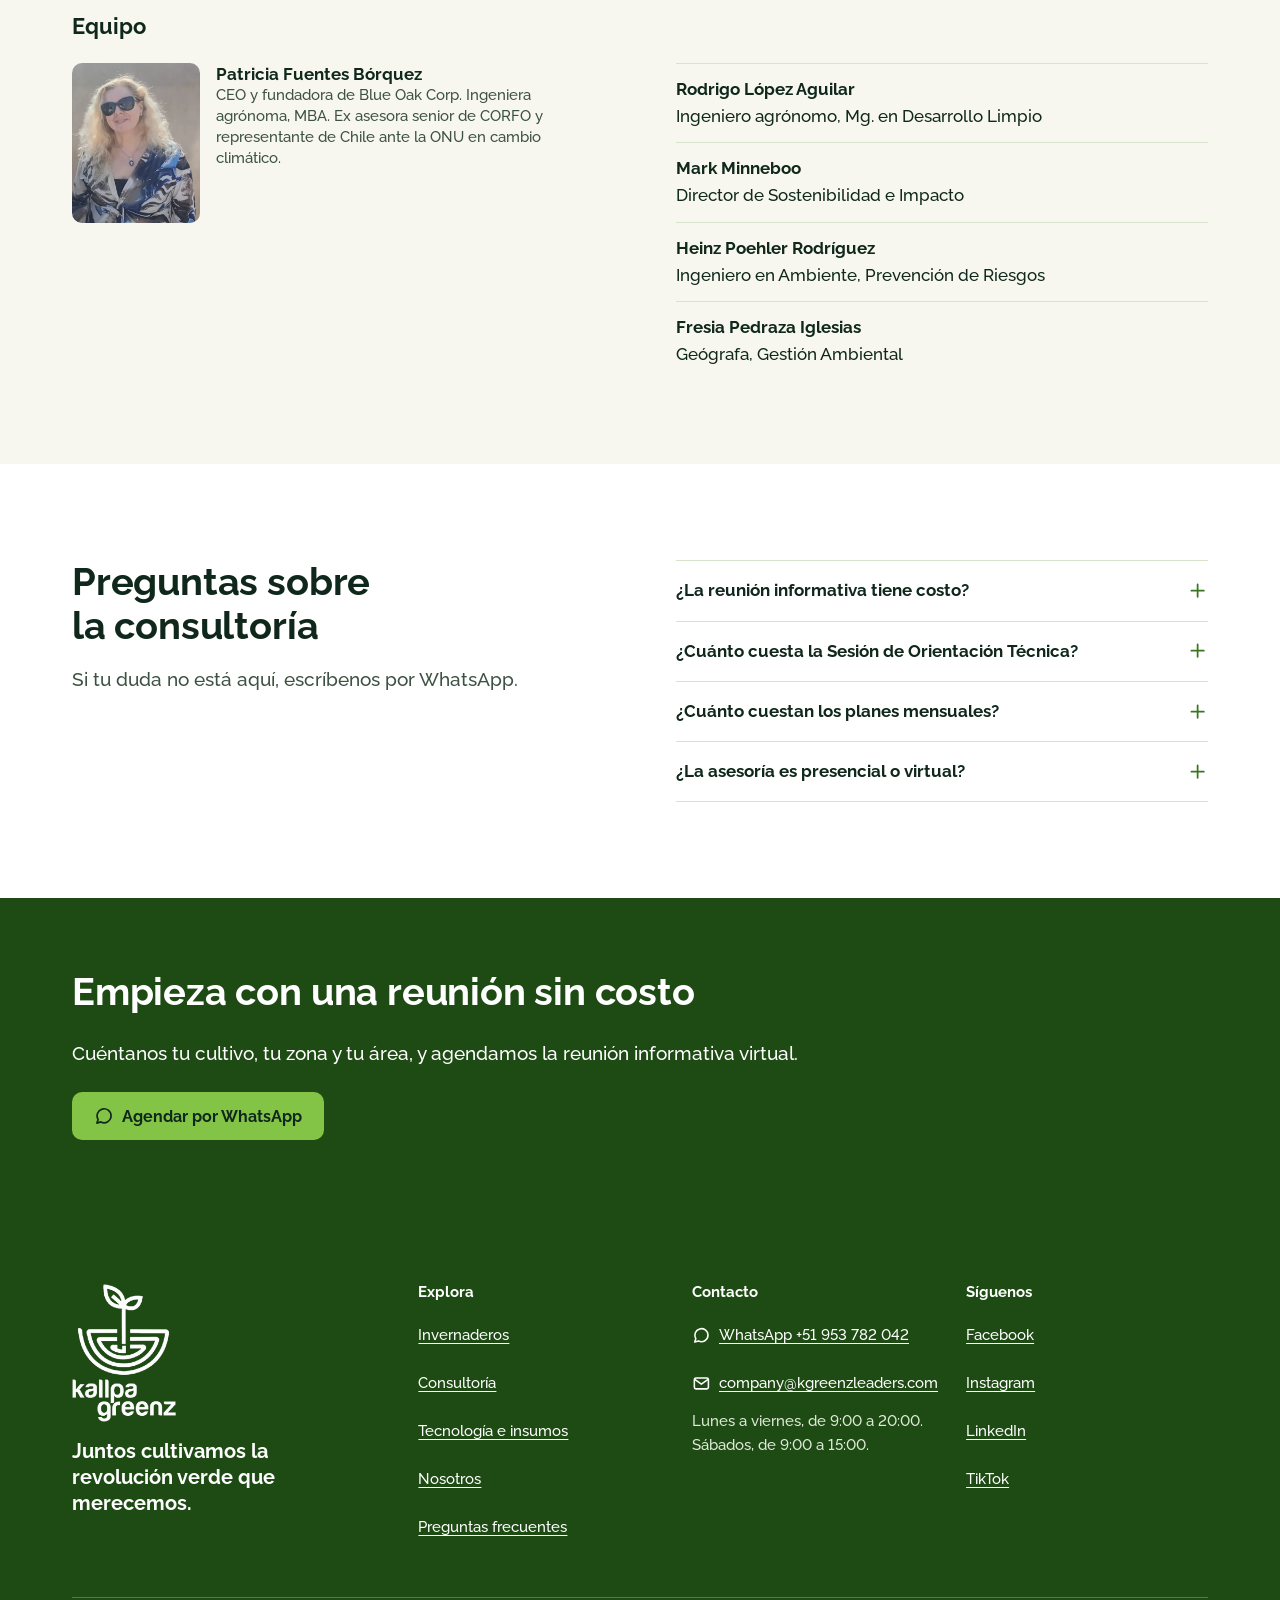
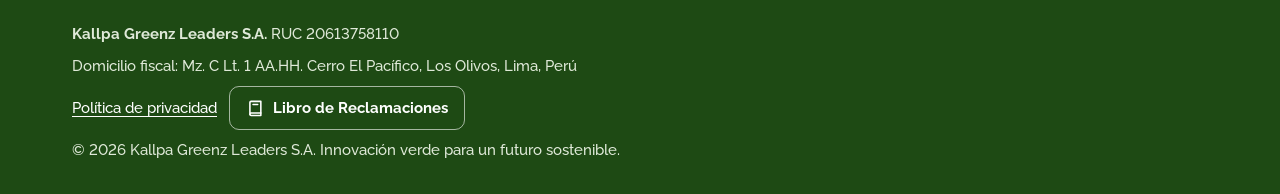
<file: consultoria.html>
<!doctype html>
<html lang="es-PE">
<head>
<meta charset="utf-8">
<meta name="viewport" content="width=device-width, initial-scale=1, viewport-fit=cover">
<title>Consultoría agrícola y ambiental en Perú | Kallpa Greenz</title>
<meta name="description" content="Asesoría técnica para tu cultivo con el Ing. Enrique Rebaza: Sesión de Orientación Técnica de S/59 y planes mensuales. Consultoría ambiental para empresas con Blue Oak.">
<link rel="canonical" href="https://kgreenzleaders.com/consultoria">
<meta property="og:type" content="website">
<meta property="og:site_name" content="Kallpa Greenz">
<meta property="og:locale" content="es_PE">
<meta property="og:title" content="Consultoría agrícola y ambiental en Perú | Kallpa Greenz">
<meta property="og:description" content="Asesoría técnica para tu cultivo con el Ing. Enrique Rebaza: Sesión de Orientación Técnica de S/59 y planes mensuales. Consultoría ambiental para empresas con Blue Oak.">
<meta property="og:url" content="https://kgreenzleaders.com/consultoria">
<meta property="og:image" content="https://kgreenzleaders.com/images/portada.jpg">
<meta property="og:image:width" content="1600">
<meta property="og:image:height" content="900">
<meta property="og:image:alt" content="Macrotúnel de acero galvanizado de Kallpa Greenz sobre un campo de cultivo">
<meta name="twitter:card" content="summary_large_image">
<meta name="theme-color" content="#1e4a14">
<link rel="icon" type="image/png" href="/images/icono.png">
<link rel="apple-touch-icon" href="/images/icono.png">
<link rel="preload" href="/assets/fonts/raleway-700.woff2" as="font" type="font/woff2" crossorigin>
<link rel="preload" href="/assets/fonts/raleway-500.woff2" as="font" type="font/woff2" crossorigin>
<link rel="stylesheet" href="/assets/css/styles.css">
<script type="application/ld+json">
{
 "@context": "https://schema.org",
 "@graph": [
  {
   "@type": "LocalBusiness",
   "@id": "https://kgreenzleaders.com/#organizacion",
   "name": "Kallpa Greenz",
   "legalName": "Kallpa Greenz Leaders S.A.",
   "taxID": "20613758110",
   "url": "https://kgreenzleaders.com/",
   "logo": "https://kgreenzleaders.com/images/logo-horizontal.png",
   "image": "https://kgreenzleaders.com/images/portada.jpg",
   "description": "Empresa agrotecnológica peruana que diseña, instala y da mantenimiento a invernaderos y macrotúneles de acero galvanizado, con tecnología de aliados y consultoría agrícola y ambiental.",
   "telephone": "+51953782042",
   "email": "company@kgreenzleaders.com",
   "address": {
    "@type": "PostalAddress",
    "streetAddress": "Mz. C Lt. 1 AA.HH. Cerro El Pacífico",
    "addressLocality": "Los Olivos",
    "addressRegion": "Lima",
    "addressCountry": "PE"
   },
   "areaServed": {
    "@type": "Country",
    "name": "Perú"
   },
   "openingHoursSpecification": [
    {
     "@type": "OpeningHoursSpecification",
     "dayOfWeek": [
      "Monday",
      "Tuesday",
      "Wednesday",
      "Thursday",
      "Friday"
     ],
     "opens": "09:00",
     "closes": "20:00"
    },
    {
     "@type": "OpeningHoursSpecification",
     "dayOfWeek": "Saturday",
     "opens": "09:00",
     "closes": "15:00"
    }
   ],
   "slogan": "Juntos cultivamos la revolución verde que merecemos",
   "sameAs": [
    "https://www.facebook.com/profile.php?id=61563580066041",
    "https://www.instagram.com/kallpa.greenz/",
    "https://www.linkedin.com/company/kallpa-greenz/",
    "https://www.tiktok.com/@kallpagreenz"
   ]
  },
  {
   "@type": "BreadcrumbList",
   "itemListElement": [
    {
     "@type": "ListItem",
     "position": 1,
     "name": "Inicio",
     "item": "https://kgreenzleaders.com/"
    },
    {
     "@type": "ListItem",
     "position": 2,
     "name": "Consultoría",
     "item": "https://kgreenzleaders.com/consultoria"
    }
   ]
  },
  {
   "@type": "Service",
   "@id": "https://kgreenzleaders.com/consultoria#agricola",
   "name": "Consultoría agrícola",
   "serviceType": "Asesoría técnica agrícola",
   "provider": {
    "@id": "https://kgreenzleaders.com/#organizacion"
   },
   "areaServed": {
    "@type": "Country",
    "name": "Perú"
   },
   "description": "Asesoría técnica con el Ing. Enrique Rebaza Bustamante: reunión informativa sin costo, Sesión de Orientación Técnica y planes mensuales Esencial, Control Técnico e Integral Híbrido.",
   "offers": {
    "@type": "Offer",
    "name": "Sesión de Orientación Técnica (30 a 60 minutos)",
    "price": "59",
    "priceCurrency": "PEN",
    "description": "Se descuenta al 100% de la primera mensualidad si se contrata un plan."
   }
  },
  {
   "@type": "Service",
   "@id": "https://kgreenzleaders.com/consultoria#empresas",
   "name": "Consultoría ambiental y de sostenibilidad para empresas",
   "serviceType": "Consultoría ambiental",
   "provider": {
    "@id": "https://kgreenzleaders.com/#organizacion"
   },
   "areaServed": [
    {
     "@type": "Country",
     "name": "Perú"
    },
    {
     "@type": "Country",
     "name": "Chile"
    }
   ],
   "description": "En alianza con Blue Oak Corp.: evaluación ambiental y territorial, seguridad química y sanitaria, economía circular, estrategia climática, innovación y fondos."
  },
  {
   "@type": "FAQPage",
   "@id": "https://kgreenzleaders.com/consultoria#preguntas",
   "mainEntity": [
    {
     "@type": "Question",
     "name": "¿La reunión informativa tiene costo?",
     "acceptedAnswer": {
      "@type": "Answer",
      "text": "No. Es una reunión virtual sin costo para conocer tu caso y resolver tus dudas."
     }
    },
    {
     "@type": "Question",
     "name": "¿Cuánto cuesta la Sesión de Orientación Técnica?",
     "acceptedAnswer": {
      "@type": "Answer",
      "text": "S/59. Dura de 30 a 60 minutos con el Ing. Rebaza. Si luego contratas un plan mensual, te descontamos el 100% en tu primera mensualidad."
     }
    },
    {
     "@type": "Question",
     "name": "¿Cuánto cuestan los planes mensuales?",
     "acceptedAnswer": {
      "@type": "Answer",
      "text": "El precio se conversa contigo según tu cultivo, tu área y el tipo de acompañamiento que necesitas."
     }
    },
    {
     "@type": "Question",
     "name": "¿La asesoría es presencial o virtual?",
     "acceptedAnswer": {
      "@type": "Answer",
      "text": "Depende de tu plan. Puede combinar asesoría virtual, visitas presenciales y seguimiento remoto."
     }
    }
   ]
  }
 ]
}
</script>
</head>
<body>
<!-- ================= INICIO CABECERA · idéntica en todas las páginas ================= -->
<a class="skip-link" href="#contenido">Saltar al contenido</a>
<header class="site-header">
  <div class="wrap header-bar">
    <a class="brand" href="/">
      <picture><source type="image/webp" srcset="/images/logo-horizontal-240.webp"><img src="/images/logo-horizontal.png" alt="Kallpa Greenz, ir al inicio" width="240" height="100"></picture>
    </a>
    <nav class="site-nav" id="menu" aria-label="Principal">
      <ul><li><a href="/invernaderos">Invernaderos</a></li><li><a href="/consultoria">Consultoría</a></li><li><a href="/tecnologia-e-insumos">Tecnología e insumos</a></li><li><a href="/nosotros">Nosotros</a></li></ul>
    </nav>
    <a class="btn btn-primary btn-sm header-cta" href="https://wa.me/51953782042?text=Hola%20Kallpa%20Greenz%2C%20quiero%20cotizar%20un%20invernadero.%0AMi%20cultivo%3A%0AMi%20zona%20%28regi%C3%B3n%20y%20provincia%29%3A%0A%C3%81rea%20aproximada%3A%0ARef%3A%20WEB-CABECERA" target="_blank" rel="noopener" data-track="click_whatsapp" data-ref="WEB-CABECERA"><svg class="icon" viewBox="0 0 24 24" fill="none" stroke="currentColor" stroke-width="2" stroke-linecap="round" stroke-linejoin="round" aria-hidden="true" focusable="false"><path d="M20.5 11.6a8.4 8.4 0 0 1-12.3 7.5L3.5 20.5l1.4-4.4A8.4 8.4 0 1 1 20.5 11.6z"/></svg><span>Cotizar por WhatsApp</span></a>
    <button class="menu-btn" id="menu-btn" type="button" aria-expanded="false" aria-controls="menu"><svg class="icon icon-menu" viewBox="0 0 24 24" fill="none" stroke="currentColor" stroke-width="2" stroke-linecap="round" stroke-linejoin="round" aria-hidden="true" focusable="false"><path d="M4 7h16M4 12h16M4 17h16"/></svg><svg class="icon icon-close" viewBox="0 0 24 24" fill="none" stroke="currentColor" stroke-width="2" stroke-linecap="round" stroke-linejoin="round" aria-hidden="true" focusable="false"><path d="M6 6l12 12M18 6L6 18"/></svg><span class="menu-label">Menú</span></button>
  </div>
</header>
<!-- ================= FIN CABECERA ================= -->
<main id="contenido" tabindex="-1">
<div class="page-hero"><div class="wrap"><div class="stack"><nav class="breadcrumb" aria-label="Ruta de navegación"><ol><li><a href="/">Inicio</a></li><li aria-current="page">Consultoría</li></ol></nav><h1>Consultoría agrícola y ambiental</h1><p class="lead">Para el productor que quiere mejorar su cosecha y para la empresa que quiere crecer de forma responsable.</p><div class="cluster"><a class="btn btn-secondary" href="#agricola">Soy productor</a><a class="btn btn-secondary" href="#empresas">Soy empresa</a></div></div></div></div>

<section class="section section--blanco" id="agricola" aria-labelledby="t-agricola">
  <div class="wrap split">
    <div class="stack">
      <h2 id="t-agricola">Consultoría agrícola</h2>
      <p class="lead">Del diseño del invernadero a la cosecha. Un ingeniero agrónomo revisa tu cultivo, te dice qué mejorar y te acompaña.</p>
      <div class="person-inline">
        <picture><source type="image/webp" srcset="/images/equipo-enrique-rebaza-480.webp 480w" sizes="96px"><img src="/images/equipo-enrique-rebaza.jpg" alt="Ing. Enrique Rebaza Bustamante" width="560" height="700" loading="lazy" decoding="async"></picture>
        <div>
          <p class="person-name">Ing. Enrique Rebaza Bustamante</p>
          <p class="person-role">Ingeniero agrónomo, CIP 053616, MBA.</p>
        </div>
      </div>
      <h3 class="mt-s5">En qué te ayuda</h3>
      <ul class="chips"><li>Agricultura protegida</li><li>Riego tecnificado y fertirriego</li><li>Uso eficiente del agua y salinidad</li><li>Cosechas residuo cero</li><li>Desarrollo de productos agrícolas</li><li>Capacitación de tu personal</li></ul>
    </div>
    <div class="stack">
      <h3>Su trayectoria</h3>
      <!-- fuente: perfil de LinkedIn (linkedin.com/in/enrique-rebaza-bustamante-70876713) y CV del Ing. Enrique Rebaza Bustamante -->
      <dl class="facts facts--ancho">
        <div class="fact"><dt>+20 años</dt><dd>de experiencia en Perú, Latinoamérica, EE.UU., Europa y África.</dd></div>
        <div class="fact"><dt>+32</dt><dd>proyectos agrícolas sostenibles.</dd></div>
        <div class="fact"><dt>25–30%</dt><dd>de ahorro de agua logrado en sus proyectos.</dd></div>
        <div class="fact"><dt>US$ 4.5 MM</dt><dd>en contratos internacionales.</dd></div>
      </dl>
      <p class="source">Fuente: <a href="https://www.linkedin.com/in/enrique-rebaza-bustamante-70876713/" target="_blank" rel="noopener">perfil de LinkedIn del Ing. Rebaza</a> y <a href="https://drive.google.com/drive/folders/1MTGmBOkPAf_Uhcz5xwBnq5gsh-e0Ri0j" target="_blank" rel="noopener">CV de los especialistas (Google Drive)</a>.</p>
    </div>
  </div>
</section>

<section class="section section--niebla" aria-labelledby="t-como">
  <div class="wrap">
    <div class="section-head"><h2 id="t-como">Cómo empezamos a trabajar contigo</h2></div>
    <div class="split">
      <ol class="steps"><li><div><h3>Escríbenos por WhatsApp</h3><p>Cuéntanos tu cultivo, tu zona y tu área.</p></div></li><li><div><h3>Reunión informativa virtual</h3><p>Sin costo. Conversamos sobre tu caso y resolvemos tus dudas.</p></div></li><li><div><h3>Sesión de Orientación Técnica</h3><p>30 a 60 minutos con el Ing. Rebaza, por S/59.</p></div></li><li><div><h3>Plan mensual</h3><p>Esencial, Control Técnico o Integral Híbrido, según lo que necesite tu cultivo.</p></div></li></ol>
      <div class="offer" id="sesion">
        <h3>Sesión de Orientación Técnica</h3>
        <!-- fuente: precio definido por Kallpa Greenz (decisión D6 del equipo, septiembre 2026) -->
        <p class="offer-price"><strong>S/59</strong><span>de 30 a 60 minutos</span></p>
        <ul class="checks">
          <li><svg class="icon" viewBox="0 0 24 24" fill="none" stroke="currentColor" stroke-width="2" stroke-linecap="round" stroke-linejoin="round" aria-hidden="true" focusable="false"><path d="M5 12.5l4.5 4.5L19 7.5"/></svg><span>Revisas tu cultivo y tus dudas con el Ing. Rebaza.</span></li>
          <li><svg class="icon" viewBox="0 0 24 24" fill="none" stroke="currentColor" stroke-width="2" stroke-linecap="round" stroke-linejoin="round" aria-hidden="true" focusable="false"><path d="M5 12.5l4.5 4.5L19 7.5"/></svg><span>Si contratas un plan mensual, te descontamos el 100% en tu primera mensualidad.</span></li>
        </ul>
        <div><a class="btn btn-primary" href="https://wa.me/51953782042?text=Hola%20Kallpa%20Greenz%2C%20quiero%20reservar%20la%20Sesi%C3%B3n%20de%20Orientaci%C3%B3n%20T%C3%A9cnica%20%28S%2F59%29%20con%20el%20Ing.%20Rebaza.%0AMi%20cultivo%3A%0AMi%20zona%20%28regi%C3%B3n%20y%20provincia%29%3A%0A%C3%81rea%20aproximada%3A%0ARef%3A%20WEB-CONS-SESION" target="_blank" rel="noopener" data-track="click_whatsapp" data-ref="WEB-CONS-SESION"><svg class="icon" viewBox="0 0 24 24" fill="none" stroke="currentColor" stroke-width="2" stroke-linecap="round" stroke-linejoin="round" aria-hidden="true" focusable="false"><path d="M20.5 11.6a8.4 8.4 0 0 1-12.3 7.5L3.5 20.5l1.4-4.4A8.4 8.4 0 1 1 20.5 11.6z"/></svg><span>Reservar mi sesión</span></a></div>
        <p class="note">¿Prefieres conversar antes? <a href="https://wa.me/51953782042?text=Hola%20Kallpa%20Greenz%2C%20quiero%20agendar%20la%20reuni%C3%B3n%20informativa%20sin%20costo%20sobre%20consultor%C3%ADa%20agr%C3%ADcola.%0AMi%20cultivo%3A%0AMi%20zona%20%28regi%C3%B3n%20y%20provincia%29%3A%0A%C3%81rea%20aproximada%3A%0ARef%3A%20WEB-CONS-REUNION" target="_blank" rel="noopener" data-track="click_whatsapp" data-ref="WEB-CONS-REUNION">Agenda la reunión informativa sin costo</a>.</p>
      </div>
    </div>
  </div>
</section>

<section class="section section--blanco" aria-labelledby="t-planes">
  <div class="wrap split">
    <div class="stack">
      <h2 id="t-planes">Planes mensuales</h2>
      <p class="lead">Cada plan se arma según tu caso. El precio se conversa contigo según tu cultivo, tu área y el acompañamiento que necesitas.</p>
      <div><a class="btn btn-primary" href="https://wa.me/51953782042?text=Hola%20Kallpa%20Greenz%2C%20quiero%20conocer%20los%20planes%20mensuales%20de%20consultor%C3%ADa%20agr%C3%ADcola.%0AMi%20cultivo%3A%0AMi%20zona%20%28regi%C3%B3n%20y%20provincia%29%3A%0A%C3%81rea%20aproximada%3A%0ARef%3A%20WEB-CONS-PLANES" target="_blank" rel="noopener" data-track="click_whatsapp" data-ref="WEB-CONS-PLANES"><svg class="icon" viewBox="0 0 24 24" fill="none" stroke="currentColor" stroke-width="2" stroke-linecap="round" stroke-linejoin="round" aria-hidden="true" focusable="false"><path d="M20.5 11.6a8.4 8.4 0 0 1-12.3 7.5L3.5 20.5l1.4-4.4A8.4 8.4 0 1 1 20.5 11.6z"/></svg><span>Consultar planes por WhatsApp</span></a></div>
    </div>
    <div class="panel stack">
      <h3>Esencial, Control Técnico o Integral Híbrido</h3>
      <p>Tu plan puede combinar:</p>
      <ul class="checks">
        <li><svg class="icon" viewBox="0 0 24 24" fill="none" stroke="currentColor" stroke-width="2" stroke-linecap="round" stroke-linejoin="round" aria-hidden="true" focusable="false"><path d="M5 12.5l4.5 4.5L19 7.5"/></svg><span>Asesoría virtual.</span></li>
        <li><svg class="icon" viewBox="0 0 24 24" fill="none" stroke="currentColor" stroke-width="2" stroke-linecap="round" stroke-linejoin="round" aria-hidden="true" focusable="false"><path d="M5 12.5l4.5 4.5L19 7.5"/></svg><span>Visitas presenciales a tu campo.</span></li>
        <li><svg class="icon" viewBox="0 0 24 24" fill="none" stroke="currentColor" stroke-width="2" stroke-linecap="round" stroke-linejoin="round" aria-hidden="true" focusable="false"><path d="M5 12.5l4.5 4.5L19 7.5"/></svg><span>Seguimiento remoto de tu cultivo.</span></li>
      </ul>
      <p class="note">Qué incluye cada plan y su precio dependen de tu caso.</p>
    </div>
  </div>
</section>

<section class="section" id="empresas" aria-labelledby="t-empresas">
  <div class="wrap">
    <div class="split split--media">
      <div class="stack">
        <h2 id="t-empresas">Consultoría ambiental y de sostenibilidad para empresas</h2>
        <p class="lead">En alianza con Blue Oak Corp. (Chile), acompañamos a empresas mineras, agroexportadoras e industriales en su gestión ambiental, climática y de innovación.</p>
        <div><a class="btn btn-primary" href="https://wa.me/51953782042?text=Hola%20Kallpa%20Greenz%2C%20escribo%20por%20una%20empresa.%20Nos%20interesa%20la%20consultor%C3%ADa%20ambiental%20y%20de%20sostenibilidad.%0AEmpresa%3A%0ASector%3A%0AQu%C3%A9%20necesitamos%3A%0ARef%3A%20WEB-EMPRESAS" target="_blank" rel="noopener" data-track="click_whatsapp" data-ref="WEB-EMPRESAS"><svg class="icon" viewBox="0 0 24 24" fill="none" stroke="currentColor" stroke-width="2" stroke-linecap="round" stroke-linejoin="round" aria-hidden="true" focusable="false"><path d="M20.5 11.6a8.4 8.4 0 0 1-12.3 7.5L3.5 20.5l1.4-4.4A8.4 8.4 0 1 1 20.5 11.6z"/></svg><span>Hablar con el equipo</span></a></div>
        <ul class="contact-list"><li class="contact-item"><span class="label">Correo para empresas</span><span class="value" id="dato-correo-empresas">company@kgreenzleaders.com</span><button class="copy-btn" type="button" data-copy="company@kgreenzleaders.com" data-copy-target="dato-correo-empresas" aria-label="Copiar correo para empresas"><svg class="icon" viewBox="0 0 24 24" fill="none" stroke="currentColor" stroke-width="2" stroke-linecap="round" stroke-linejoin="round" aria-hidden="true" focusable="false"><rect x="9" y="9" width="11" height="11" rx="2"/><path d="M5 15V6a2 2 0 0 1 2-2h8"/></svg><span class="copy-label">Copiar</span></button></li></ul>
      </div>
      <figure class="stack foto"><picture><source type="image/webp" srcset="/images/visita-arica-480.webp 480w, /images/visita-arica-800.webp 800w, /images/visita-arica-1200.webp 1200w, /images/visita-arica-1600.webp 1600w" sizes="(min-width: 960px) 560px, 100vw"><img src="/images/visita-arica.jpg" alt="Equipo de Kallpa Greenz y Blue Oak en una visita técnica en Arica" width="1600" height="1200" loading="lazy" decoding="async"></picture><figcaption class="note">Visita técnica en Arica, Chile.</figcaption></figure>
    </div>
    <div class="split mt-s7">
      <div class="stack">
        <h3>Servicios</h3>
        <ul class="chips"><li>Evaluación ambiental y territorial</li><li>Seguridad química y sanitaria</li><li>Economía circular y residuos</li><li>Estrategia climática</li><li>Innovación, I+D+i y fondos</li><li>Agricultura para comunidades</li></ul>
      </div>
      <div class="stack">
        <h3>Trayectoria del equipo de Blue Oak</h3>
        <!-- fuente: CV de los profesionales de Blue Oak Corp. (carpeta de Google Drive enlazada) -->
        <dl class="facts facts--ancho">
          <div class="fact"><dt>+30 años</dt><dd>en innovación agrícola y climática.</dd></div>
          <div class="fact"><dt>+350</dt><dd>empresas con transferencia tecnológica.</dd></div>
          <div class="fact"><dt>+100</dt><dd>programas socioambientales.</dd></div>
          <div class="fact"><dt>US$ 3.5 MM</dt><dd>levantados para innovación.</dd></div>
        </dl>
        <p class="source">Fuente: <a href="https://drive.google.com/drive/folders/1MTGmBOkPAf_Uhcz5xwBnq5gsh-e0Ri0j" target="_blank" rel="noopener">CV de los profesionales de Blue Oak Corp. (Google Drive)</a>.</p>
      </div>
    </div>
    <h3 class="mt-s7">Equipo</h3>
    <div class="split mt-s5">
      <div class="person-inline person-inline--grande">
        <picture><source type="image/webp" srcset="/images/equipo-patricia-fuentes-480.webp 480w" sizes="160px"><img src="/images/equipo-patricia-fuentes.jpg" alt="Patricia Fuentes Bórquez" width="560" height="700" loading="lazy" decoding="async"></picture>
        <div>
          <p class="person-name">Patricia Fuentes Bórquez</p>
          <!-- fuente: CV de Patricia Fuentes Bórquez (carpeta de CV enlazada) -->
          <p class="person-role">CEO y fundadora de Blue Oak Corp. Ingeniera agrónoma, MBA. Ex asesora senior de CORFO y representante de Chile ante la ONU en cambio climático.</p>
        </div>
      </div>
      <ul class="people-list"><li><strong>Rodrigo López Aguilar</strong>Ingeniero agrónomo, Mg. en Desarrollo Limpio</li><li><strong>Mark Minneboo</strong>Director de Sostenibilidad e Impacto</li><li><strong>Heinz Poehler Rodríguez</strong>Ingeniero en Ambiente, Prevención de Riesgos</li><li><strong>Fresia Pedraza Iglesias</strong>Geógrafa, Gestión Ambiental</li></ul>
    </div>
  </div>
</section>

<section class="section section--blanco" id="preguntas" aria-labelledby="t-faq">
  <div class="wrap split">
    <div class="stack"><h2 id="t-faq">Preguntas sobre la consultoría</h2><p class="lead">Si tu duda no está aquí, escríbenos por WhatsApp.</p></div>
    <div class="faq"><details><summary>¿La reunión informativa tiene costo?<svg class="icon" viewBox="0 0 24 24" fill="none" stroke="currentColor" stroke-width="2" stroke-linecap="round" stroke-linejoin="round" aria-hidden="true" focusable="false"><path d="M12 5v14M5 12h14"/></svg></summary><div class="faq-a"><p>No. Es una reunión virtual sin costo para conocer tu caso y resolver tus dudas.</p></div></details><details><summary>¿Cuánto cuesta la Sesión de Orientación Técnica?<svg class="icon" viewBox="0 0 24 24" fill="none" stroke="currentColor" stroke-width="2" stroke-linecap="round" stroke-linejoin="round" aria-hidden="true" focusable="false"><path d="M12 5v14M5 12h14"/></svg></summary><div class="faq-a"><p>S/59. Dura de 30 a 60 minutos con el Ing. Rebaza. Si luego contratas un plan mensual, te descontamos el 100% en tu primera mensualidad.</p></div></details><details><summary>¿Cuánto cuestan los planes mensuales?<svg class="icon" viewBox="0 0 24 24" fill="none" stroke="currentColor" stroke-width="2" stroke-linecap="round" stroke-linejoin="round" aria-hidden="true" focusable="false"><path d="M12 5v14M5 12h14"/></svg></summary><div class="faq-a"><p>El precio se conversa contigo según tu cultivo, tu área y el tipo de acompañamiento que necesitas.</p></div></details><details><summary>¿La asesoría es presencial o virtual?<svg class="icon" viewBox="0 0 24 24" fill="none" stroke="currentColor" stroke-width="2" stroke-linecap="round" stroke-linejoin="round" aria-hidden="true" focusable="false"><path d="M12 5v14M5 12h14"/></svg></summary><div class="faq-a"><p>Depende de tu plan. Puede combinar asesoría virtual, visitas presenciales y seguimiento remoto.</p></div></details></div>
  </div>
</section>

<section class="cta-band on-dark" aria-labelledby="t-cierre-cons">
  <div class="wrap">
    <h2 id="t-cierre-cons">Empieza con una reunión sin costo</h2>
    <p>Cuéntanos tu cultivo, tu zona y tu área, y agendamos la reunión informativa virtual.</p>
    <div><a class="btn btn-primary" href="https://wa.me/51953782042?text=Hola%20Kallpa%20Greenz%2C%20quiero%20agendar%20la%20reuni%C3%B3n%20informativa%20sin%20costo%20sobre%20consultor%C3%ADa%20agr%C3%ADcola.%0AMi%20cultivo%3A%0AMi%20zona%20%28regi%C3%B3n%20y%20provincia%29%3A%0A%C3%81rea%20aproximada%3A%0ARef%3A%20WEB-CONS-CIERRE" target="_blank" rel="noopener" data-track="click_whatsapp" data-ref="WEB-CONS-CIERRE"><svg class="icon" viewBox="0 0 24 24" fill="none" stroke="currentColor" stroke-width="2" stroke-linecap="round" stroke-linejoin="round" aria-hidden="true" focusable="false"><path d="M20.5 11.6a8.4 8.4 0 0 1-12.3 7.5L3.5 20.5l1.4-4.4A8.4 8.4 0 1 1 20.5 11.6z"/></svg><span>Agendar por WhatsApp</span></a></div>
  </div>
</section>
</main>
<!-- ================= INICIO PIE DE PÁGINA · idéntico en todas las páginas ================= -->
<footer class="site-footer on-dark">
  <div class="wrap">
    <div class="footer-grid">
      <div class="stack">
        <a class="footer-brand" href="/"><picture><source type="image/webp" srcset="/images/logo-blanco-200.webp"><img src="/images/logo-blanco.png" alt="Kallpa Greenz, ir al inicio" width="200" height="265" loading="lazy" decoding="async"></picture></a>
        <p class="slogan">Juntos cultivamos la revolución verde que merecemos.</p>
      </div>
      <div>
        <h2 class="footer-title">Explora</h2>
        <ul class="footer-list"><li><a href="/invernaderos">Invernaderos</a></li><li><a href="/consultoria">Consultoría</a></li><li><a href="/tecnologia-e-insumos">Tecnología e insumos</a></li><li><a href="/nosotros">Nosotros</a></li><li><a href="/#preguntas">Preguntas frecuentes</a></li></ul>
      </div>
      <div>
        <h2 class="footer-title">Contacto</h2>
        <ul class="footer-list">
          <li><a href="https://wa.me/51953782042?text=Hola%20Kallpa%20Greenz%2C%20quiero%20informaci%C3%B3n.%0AMi%20cultivo%3A%0AMi%20zona%20%28regi%C3%B3n%20y%20provincia%29%3A%0A%C3%81rea%20aproximada%3A%0ARef%3A%20WEB-PIE" target="_blank" rel="noopener" data-track="click_whatsapp" data-ref="WEB-PIE"><svg class="icon" viewBox="0 0 24 24" fill="none" stroke="currentColor" stroke-width="2" stroke-linecap="round" stroke-linejoin="round" aria-hidden="true" focusable="false"><path d="M20.5 11.6a8.4 8.4 0 0 1-12.3 7.5L3.5 20.5l1.4-4.4A8.4 8.4 0 1 1 20.5 11.6z"/></svg> WhatsApp +51 953 782 042</a></li>
          <li><a href="mailto:company@kgreenzleaders.com"><svg class="icon" viewBox="0 0 24 24" fill="none" stroke="currentColor" stroke-width="2" stroke-linecap="round" stroke-linejoin="round" aria-hidden="true" focusable="false"><rect x="3" y="5" width="18" height="14" rx="2"/><path d="M3.5 7l8.5 6 8.5-6"/></svg> company@kgreenzleaders.com</a></li>
          <li class="muted">Lunes a viernes, de 9:00 a 20:00. Sábados, de 9:00 a 15:00.</li>
        </ul>
      </div>
      <div>
        <h2 class="footer-title">Síguenos</h2>
        <ul class="footer-list"><li><a href="https://www.facebook.com/profile.php?id=61563580066041" target="_blank" rel="noopener">Facebook</a></li><li><a href="https://www.instagram.com/kallpa.greenz/" target="_blank" rel="noopener">Instagram</a></li><li><a href="https://www.linkedin.com/company/kallpa-greenz/" target="_blank" rel="noopener">LinkedIn</a></li><li><a href="https://www.tiktok.com/@kallpagreenz" target="_blank" rel="noopener">TikTok</a></li></ul>
      </div>
    </div>
    <div class="legal">
      <p><strong>Kallpa Greenz Leaders S.A.</strong> RUC 20613758110</p>
      <address>Domicilio fiscal: Mz. C Lt. 1 AA.HH. Cerro El Pacífico, Los Olivos, Lima, Perú</address>
      <ul class="cluster">
        <li><a href="/privacidad">Política de privacidad</a></li>
        <li><a class="libro-link" href="/libro-de-reclamaciones"><svg class="icon" viewBox="0 0 24 24" fill="none" stroke="currentColor" stroke-width="2" stroke-linecap="round" stroke-linejoin="round" aria-hidden="true" focusable="false"><path d="M5 4.5A1.5 1.5 0 0 1 6.5 3H19v15H6.5A1.5 1.5 0 0 0 5 19.5z"/><path d="M5 19.5A1.5 1.5 0 0 0 6.5 21H19v-3"/><path d="M9 7h6"/></svg> Libro de Reclamaciones</a></li>
      </ul>
      <p>© 2026 Kallpa Greenz Leaders S.A. Innovación verde para un futuro sostenible.</p>
    </div>
  </div>
</footer>
<div class="mobile-bar">
  <a class="btn btn-primary" href="https://wa.me/51953782042?text=Hola%20Kallpa%20Greenz%2C%20quiero%20cotizar%20un%20invernadero.%0AMi%20cultivo%3A%0AMi%20zona%20%28regi%C3%B3n%20y%20provincia%29%3A%0A%C3%81rea%20aproximada%3A%0ARef%3A%20WEB-FLOTANTE" target="_blank" rel="noopener" data-track="click_whatsapp" data-ref="WEB-FLOTANTE"><svg class="icon" viewBox="0 0 24 24" fill="none" stroke="currentColor" stroke-width="2" stroke-linecap="round" stroke-linejoin="round" aria-hidden="true" focusable="false"><path d="M20.5 11.6a8.4 8.4 0 0 1-12.3 7.5L3.5 20.5l1.4-4.4A8.4 8.4 0 1 1 20.5 11.6z"/></svg><span>Cotizar por WhatsApp</span></a>
  <a class="btn btn-secondary" href="/#modelos" data-track="ver_catalogo">Ver modelos</a>
</div>
<div id="aviso" class="visually-hidden" role="status" aria-live="polite"></div>
<!-- ================= FIN PIE DE PÁGINA ================= -->
<script src="/assets/js/main.js" defer></script>
</body>
</html>
</file>
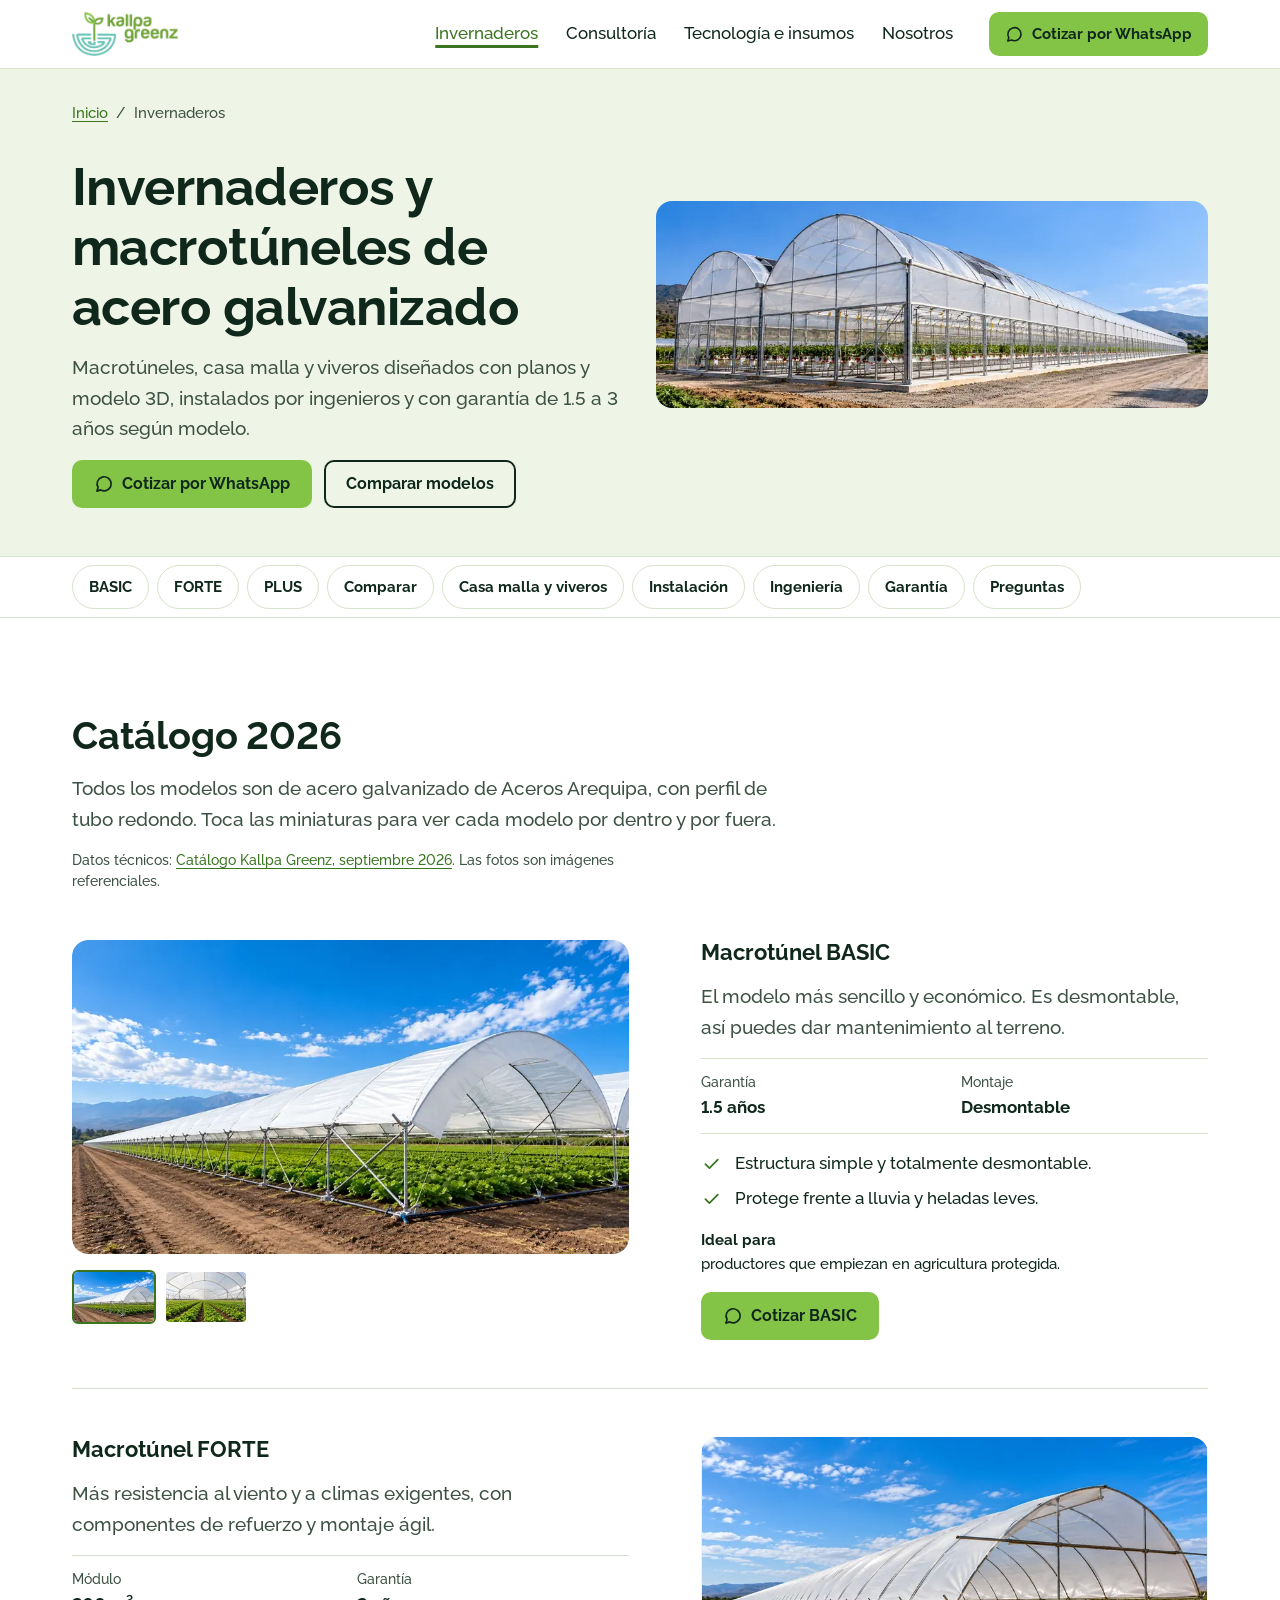
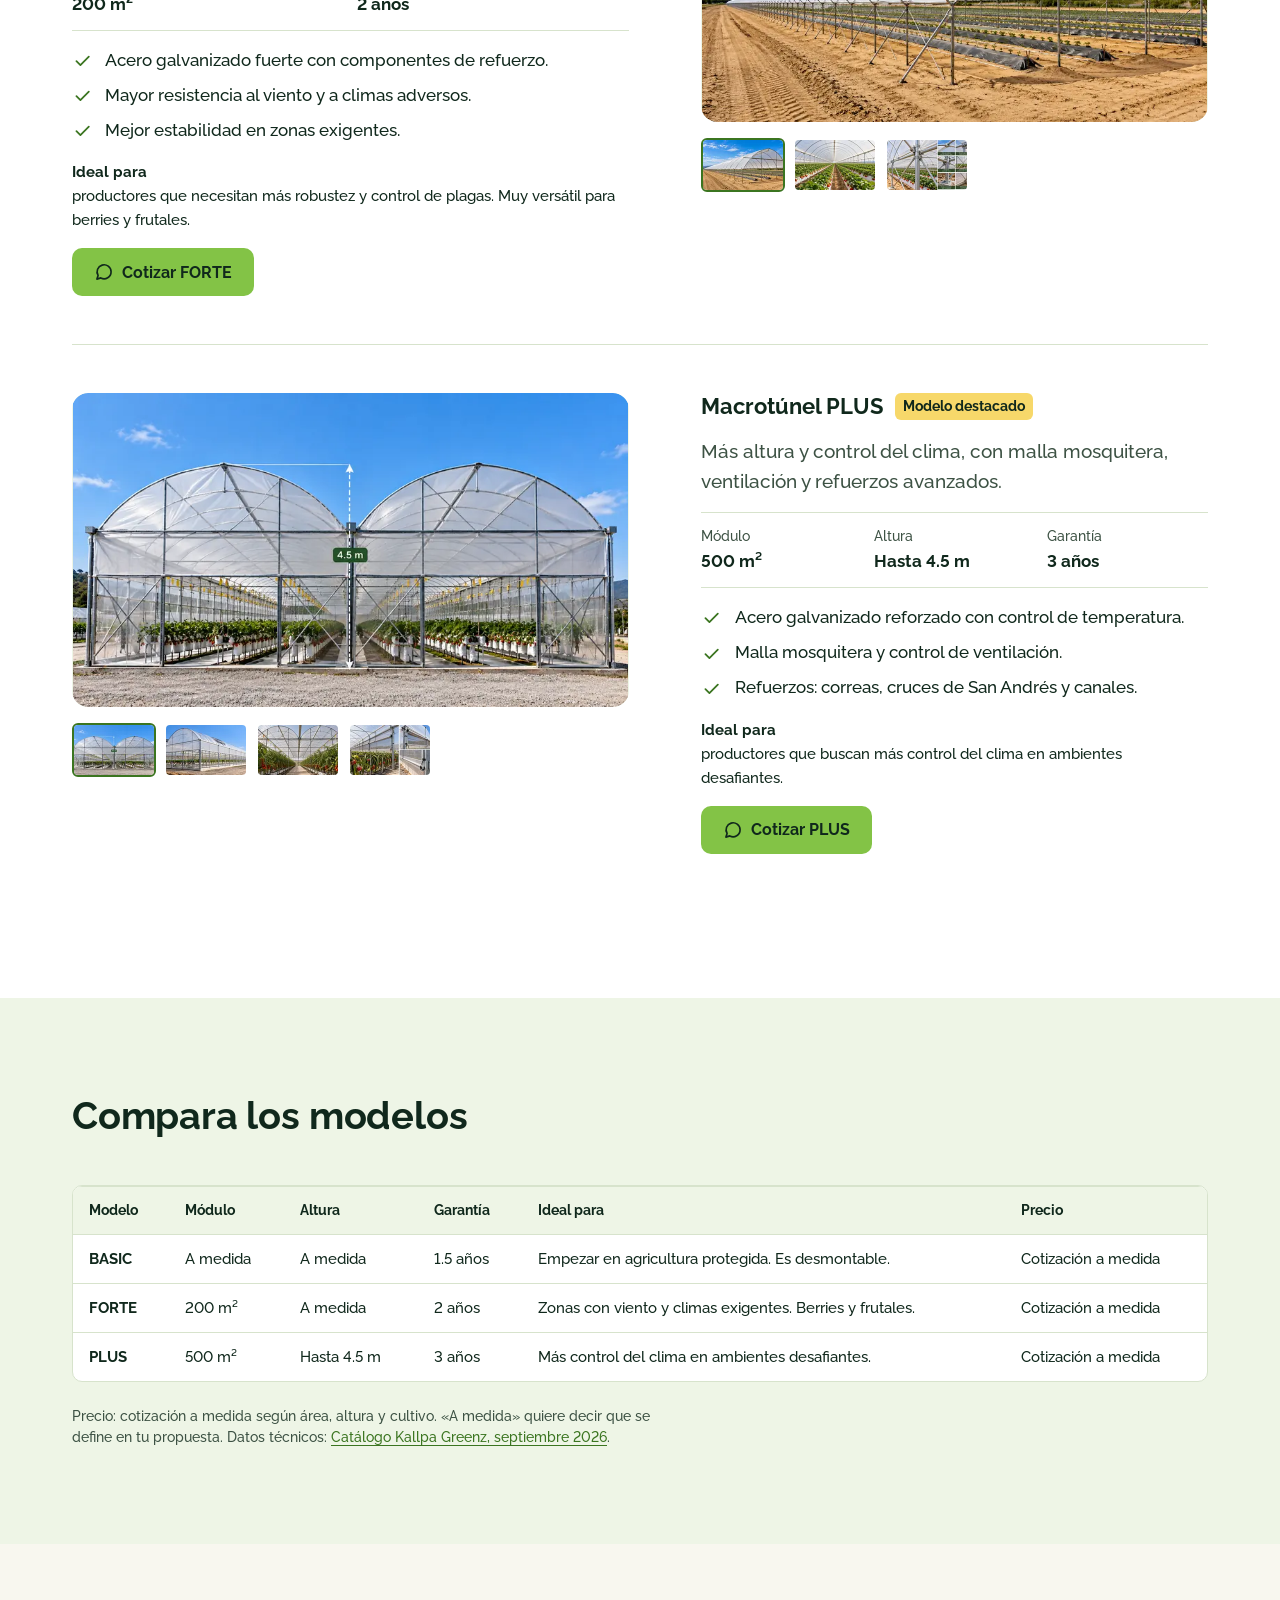
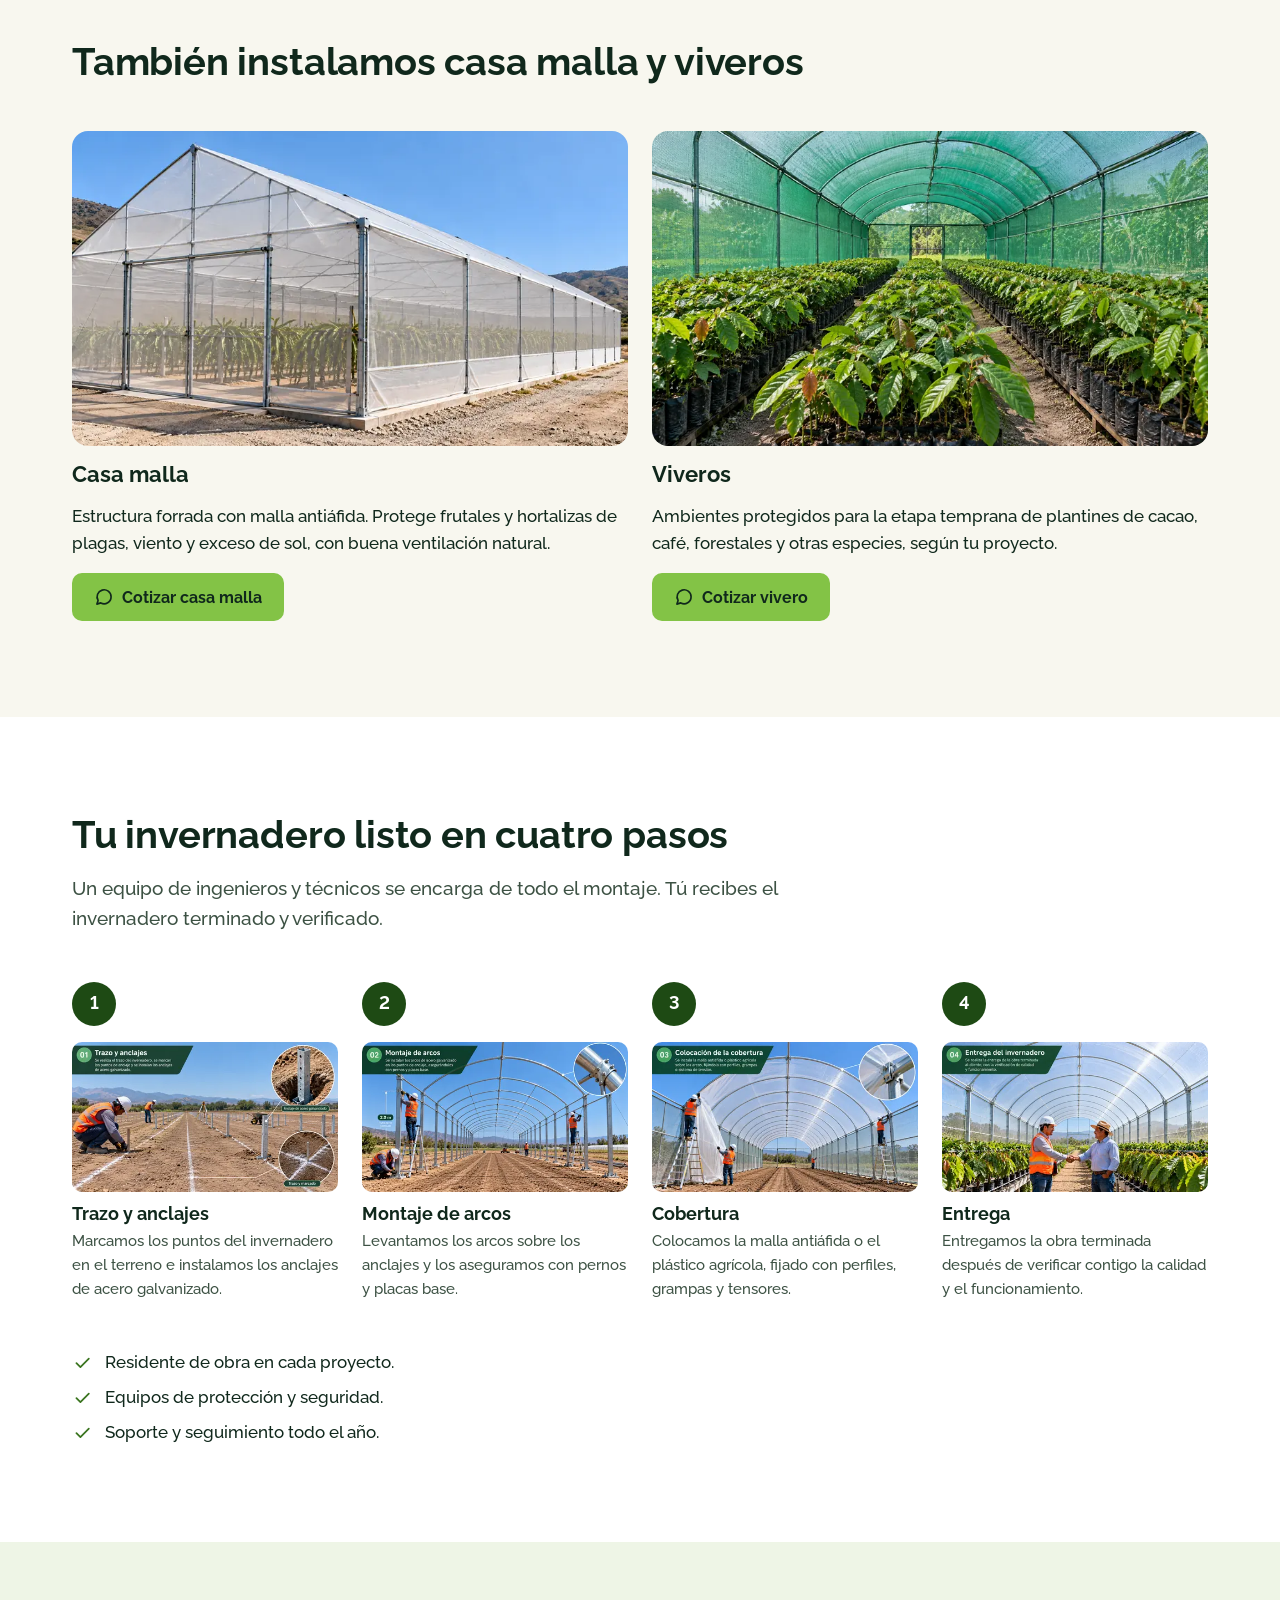
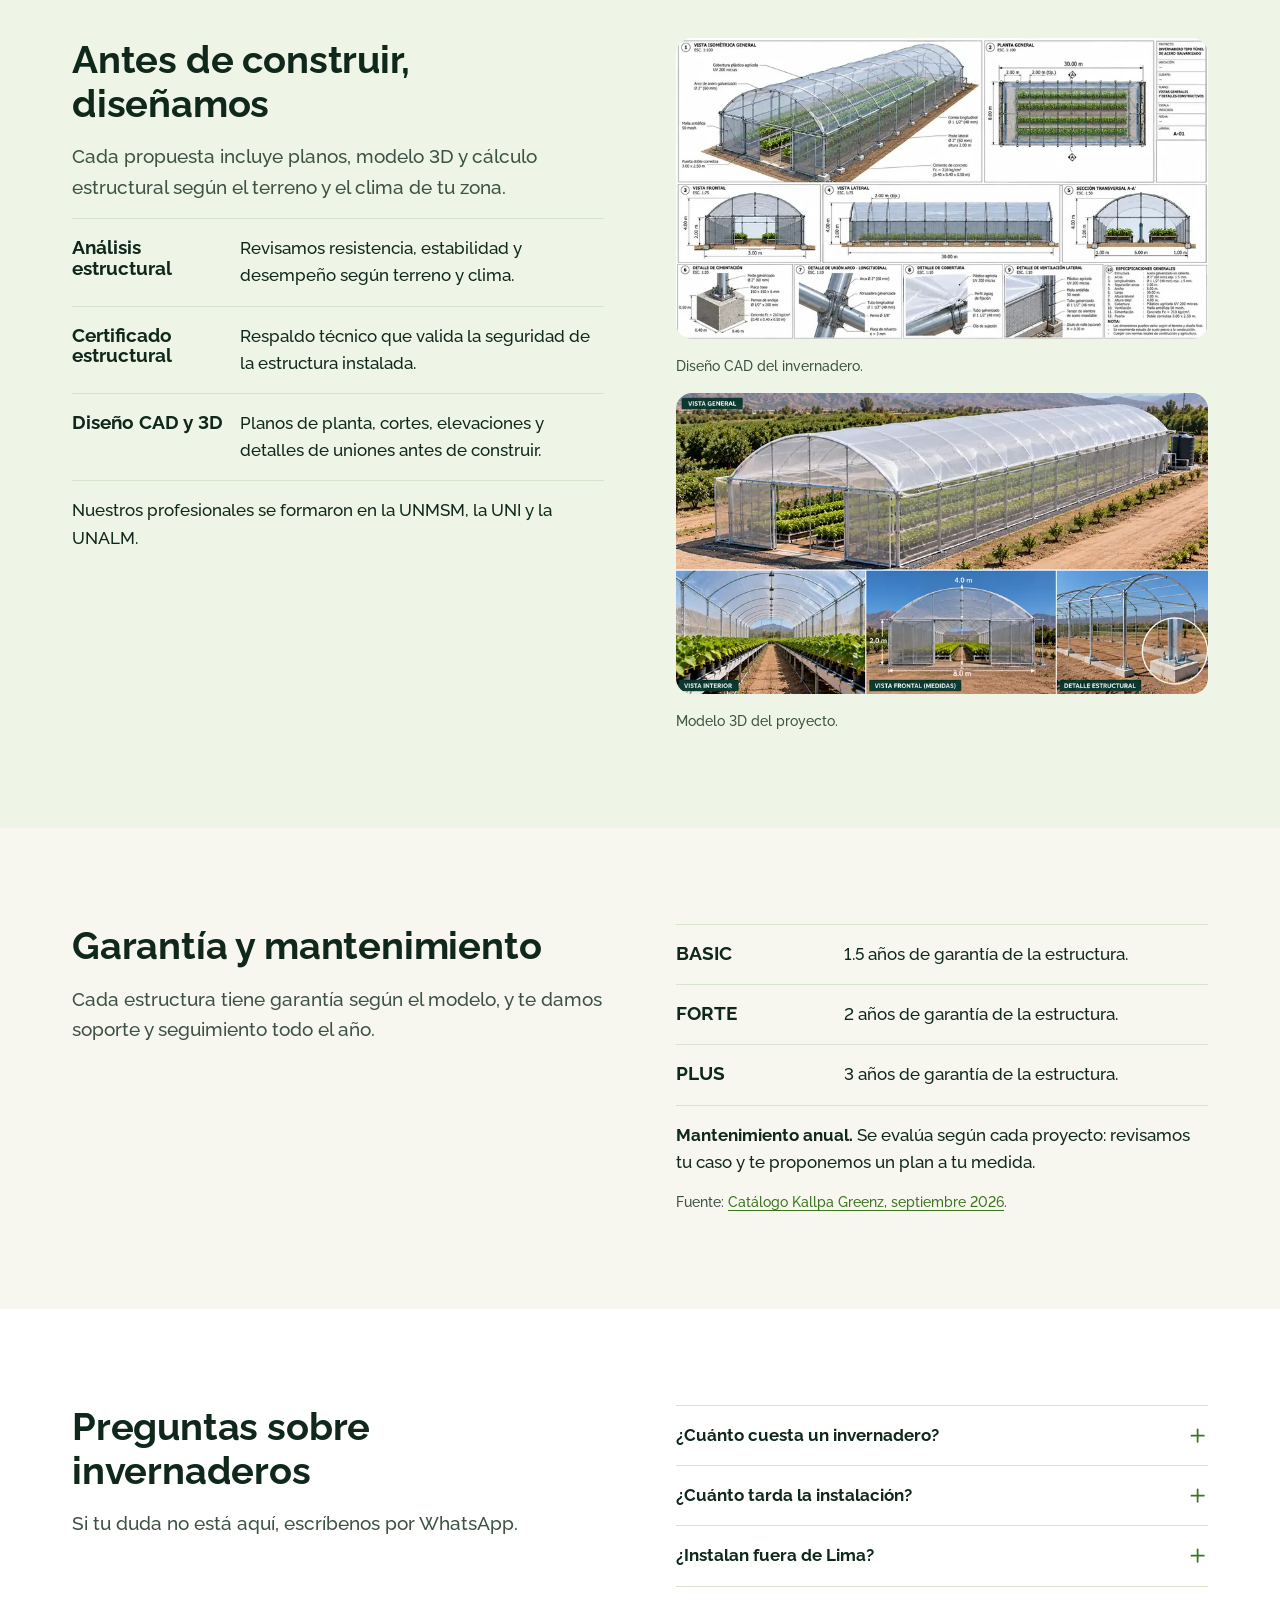
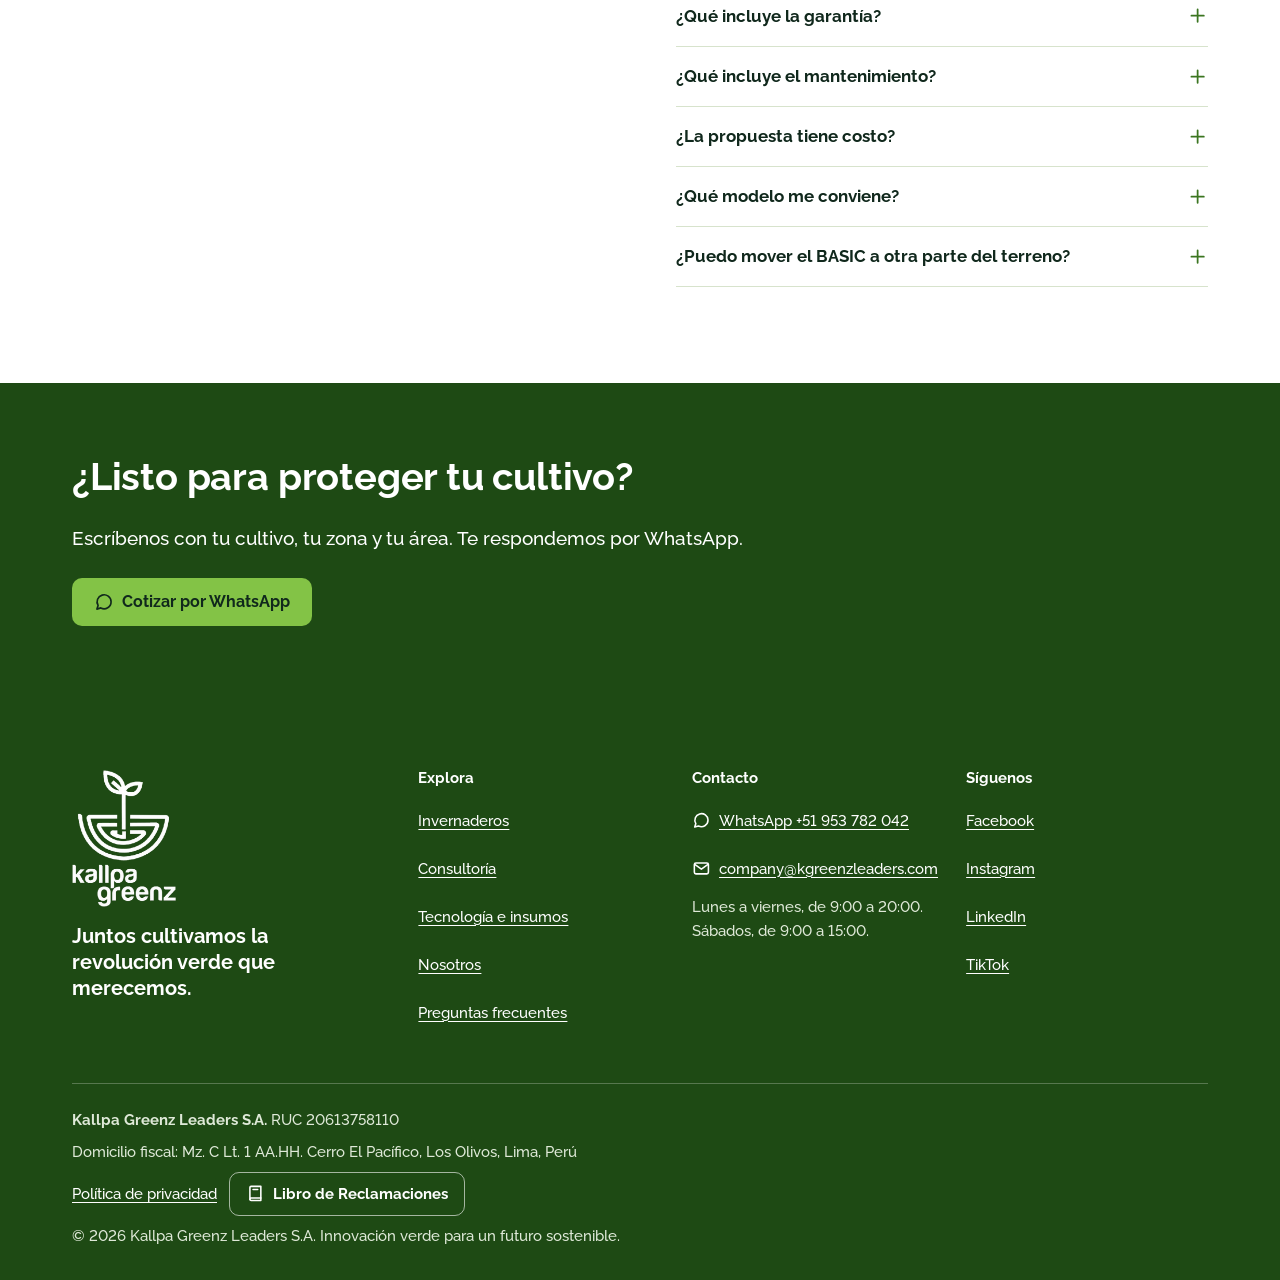
<file: invernaderos.html>
<!doctype html>
<html lang="es-PE">
<head>
<meta charset="utf-8">
<meta name="viewport" content="width=device-width, initial-scale=1, viewport-fit=cover">
<title>Macrotúneles BASIC, FORTE y PLUS y casa malla | Kallpa Greenz</title>
<meta name="description" content="Catálogo de macrotúneles de acero galvanizado, casa malla antiáfida y viveros. Diseño CAD y 3D, instalación con residente de obra y garantía. Cotización a medida.">
<link rel="canonical" href="https://kgreenzleaders.com/invernaderos">
<meta property="og:type" content="website">
<meta property="og:site_name" content="Kallpa Greenz">
<meta property="og:locale" content="es_PE">
<meta property="og:title" content="Macrotúneles BASIC, FORTE y PLUS y casa malla | Kallpa Greenz">
<meta property="og:description" content="Catálogo de macrotúneles de acero galvanizado, casa malla antiáfida y viveros. Diseño CAD y 3D, instalación con residente de obra y garantía. Cotización a medida.">
<meta property="og:url" content="https://kgreenzleaders.com/invernaderos">
<meta property="og:image" content="https://kgreenzleaders.com/images/portada.jpg">
<meta property="og:image:width" content="1600">
<meta property="og:image:height" content="900">
<meta property="og:image:alt" content="Macrotúnel de acero galvanizado de Kallpa Greenz sobre un campo de cultivo">
<meta name="twitter:card" content="summary_large_image">
<meta name="theme-color" content="#1e4a14">
<link rel="icon" type="image/png" href="/images/icono.png">
<link rel="apple-touch-icon" href="/images/icono.png">
<link rel="preload" href="/assets/fonts/raleway-700.woff2" as="font" type="font/woff2" crossorigin>
<link rel="preload" href="/assets/fonts/raleway-500.woff2" as="font" type="font/woff2" crossorigin>
<link rel="stylesheet" href="/assets/css/styles.css">
<script type="application/ld+json">
{
 "@context": "https://schema.org",
 "@graph": [
  {
   "@type": "LocalBusiness",
   "@id": "https://kgreenzleaders.com/#organizacion",
   "name": "Kallpa Greenz",
   "legalName": "Kallpa Greenz Leaders S.A.",
   "taxID": "20613758110",
   "url": "https://kgreenzleaders.com/",
   "logo": "https://kgreenzleaders.com/images/logo-horizontal.png",
   "image": "https://kgreenzleaders.com/images/portada.jpg",
   "description": "Empresa agrotecnológica peruana que diseña, instala y da mantenimiento a invernaderos y macrotúneles de acero galvanizado, con tecnología de aliados y consultoría agrícola y ambiental.",
   "telephone": "+51953782042",
   "email": "company@kgreenzleaders.com",
   "address": {
    "@type": "PostalAddress",
    "streetAddress": "Mz. C Lt. 1 AA.HH. Cerro El Pacífico",
    "addressLocality": "Los Olivos",
    "addressRegion": "Lima",
    "addressCountry": "PE"
   },
   "areaServed": {
    "@type": "Country",
    "name": "Perú"
   },
   "openingHoursSpecification": [
    {
     "@type": "OpeningHoursSpecification",
     "dayOfWeek": [
      "Monday",
      "Tuesday",
      "Wednesday",
      "Thursday",
      "Friday"
     ],
     "opens": "09:00",
     "closes": "20:00"
    },
    {
     "@type": "OpeningHoursSpecification",
     "dayOfWeek": "Saturday",
     "opens": "09:00",
     "closes": "15:00"
    }
   ],
   "slogan": "Juntos cultivamos la revolución verde que merecemos",
   "sameAs": [
    "https://www.facebook.com/profile.php?id=61563580066041",
    "https://www.instagram.com/kallpa.greenz/",
    "https://www.linkedin.com/company/kallpa-greenz/",
    "https://www.tiktok.com/@kallpagreenz"
   ]
  },
  {
   "@type": "BreadcrumbList",
   "itemListElement": [
    {
     "@type": "ListItem",
     "position": 1,
     "name": "Inicio",
     "item": "https://kgreenzleaders.com/"
    },
    {
     "@type": "ListItem",
     "position": 2,
     "name": "Invernaderos",
     "item": "https://kgreenzleaders.com/invernaderos"
    }
   ]
  },
  {
   "@type": "Product",
   "@id": "https://kgreenzleaders.com/invernaderos#basic",
   "name": "Macrotúnel BASIC",
   "description": "El modelo más sencillo y económico. Es desmontable, así puedes dar mantenimiento al terreno.",
   "image": "https://kgreenzleaders.com/images/basic-exterior.jpg",
   "brand": {
    "@type": "Brand",
    "name": "Kallpa Greenz"
   },
   "manufacturer": {
    "@id": "https://kgreenzleaders.com/#organizacion"
   },
   "material": "Acero galvanizado",
   "category": "Invernaderos y macrotúneles",
   "additionalProperty": [
    {
     "@type": "PropertyValue",
     "name": "Garantía",
     "value": "1.5 años"
    },
    {
     "@type": "PropertyValue",
     "name": "Montaje",
     "value": "Desmontable"
    }
   ]
  },
  {
   "@type": "Product",
   "@id": "https://kgreenzleaders.com/invernaderos#forte",
   "name": "Macrotúnel FORTE",
   "description": "Más resistencia al viento y a climas exigentes, con componentes de refuerzo y montaje ágil.",
   "image": "https://kgreenzleaders.com/images/forte-exterior.jpg",
   "brand": {
    "@type": "Brand",
    "name": "Kallpa Greenz"
   },
   "manufacturer": {
    "@id": "https://kgreenzleaders.com/#organizacion"
   },
   "material": "Acero galvanizado",
   "category": "Invernaderos y macrotúneles",
   "additionalProperty": [
    {
     "@type": "PropertyValue",
     "name": "Módulo",
     "value": "200 m²"
    },
    {
     "@type": "PropertyValue",
     "name": "Garantía",
     "value": "2 años"
    }
   ]
  },
  {
   "@type": "Product",
   "@id": "https://kgreenzleaders.com/invernaderos#plus",
   "name": "Macrotúnel PLUS",
   "description": "Más altura y control del clima, con malla mosquitera, ventilación y refuerzos avanzados.",
   "image": "https://kgreenzleaders.com/images/plus-frente.jpg",
   "brand": {
    "@type": "Brand",
    "name": "Kallpa Greenz"
   },
   "manufacturer": {
    "@id": "https://kgreenzleaders.com/#organizacion"
   },
   "material": "Acero galvanizado",
   "category": "Invernaderos y macrotúneles",
   "additionalProperty": [
    {
     "@type": "PropertyValue",
     "name": "Módulo",
     "value": "500 m²"
    },
    {
     "@type": "PropertyValue",
     "name": "Altura",
     "value": "Hasta 4.5 m"
    },
    {
     "@type": "PropertyValue",
     "name": "Garantía",
     "value": "3 años"
    }
   ]
  },
  {
   "@type": "Product",
   "@id": "https://kgreenzleaders.com/invernaderos#casa-malla",
   "name": "Casa malla",
   "description": "Estructura de acero galvanizado forrada con malla antiáfida para proteger frutales y hortalizas de plagas, viento y exceso de sol.",
   "image": "https://kgreenzleaders.com/images/casa-malla-exterior.jpg",
   "brand": {
    "@type": "Brand",
    "name": "Kallpa Greenz"
   },
   "manufacturer": {
    "@id": "https://kgreenzleaders.com/#organizacion"
   },
   "material": "Acero galvanizado y malla antiáfida"
  },
  {
   "@type": "Service",
   "@id": "https://kgreenzleaders.com/invernaderos#instalacion",
   "name": "Diseño e instalación de invernaderos",
   "serviceType": "Instalación de invernaderos y macrotúneles",
   "provider": {
    "@id": "https://kgreenzleaders.com/#organizacion"
   },
   "areaServed": {
    "@type": "Country",
    "name": "Perú"
   },
   "description": "Diseño CAD y 3D, análisis y certificado estructural, instalación con residente de obra en cuatro pasos y soporte y seguimiento todo el año."
  },
  {
   "@type": "FAQPage",
   "@id": "https://kgreenzleaders.com/invernaderos#preguntas",
   "mainEntity": [
    {
     "@type": "Question",
     "name": "¿Cuánto cuesta un invernadero?",
     "acceptedAnswer": {
      "@type": "Answer",
      "text": "Depende del área, la altura y el cultivo. Por eso hacemos una cotización a medida: escríbenos por WhatsApp con esos datos y te respondemos."
     }
    },
    {
     "@type": "Question",
     "name": "¿Cuánto tarda la instalación?",
     "acceptedAnswer": {
      "@type": "Answer",
      "text": "Depende del área y del modelo. Trabajamos con cronograma y con un residente de obra. La fecha de entrega va en tu propuesta."
     }
    },
    {
     "@type": "Question",
     "name": "¿Instalan fuera de Lima?",
     "acceptedAnswer": {
      "@type": "Answer",
      "text": "Sí. Hemos trabajado en Lima, Áncash, Junín, Cusco y Arequipa, y evaluamos proyectos en todo el Perú."
     }
    },
    {
     "@type": "Question",
     "name": "¿Qué incluye la garantía?",
     "acceptedAnswer": {
      "@type": "Answer",
      "text": "La estructura tiene garantía de 1.5 años en el BASIC, 2 años en el FORTE y 3 años en el PLUS. Además te damos soporte y seguimiento todo el año."
     }
    },
    {
     "@type": "Question",
     "name": "¿Qué incluye el mantenimiento?",
     "acceptedAnswer": {
      "@type": "Answer",
      "text": "Depende de cada caso. Evaluamos tu proyecto y te proponemos un plan de mantenimiento anual a tu medida."
     }
    },
    {
     "@type": "Question",
     "name": "¿La propuesta tiene costo?",
     "acceptedAnswer": {
      "@type": "Answer",
      "text": "Se evalúa según cada caso. Te lo confirmamos en la reunión virtual, antes de preparar tu propuesta."
     }
    },
    {
     "@type": "Question",
     "name": "¿Qué modelo me conviene?",
     "acceptedAnswer": {
      "@type": "Answer",
      "text": "Depende de tu cultivo, tu zona y el control de clima que necesitas. En la reunión virtual te recomendamos el modelo. Si tu zona tiene viento fuerte o necesitas más altura, revisa el FORTE y el PLUS."
     }
    },
    {
     "@type": "Question",
     "name": "¿Puedo mover el BASIC a otra parte del terreno?",
     "acceptedAnswer": {
      "@type": "Answer",
      "text": "Sí. El BASIC es desmontable, así puedes dar mantenimiento al terreno o cambiarlo de lugar."
     }
    }
   ]
  }
 ]
}
</script>
</head>
<body>
<!-- ================= INICIO CABECERA · idéntica en todas las páginas ================= -->
<a class="skip-link" href="#contenido">Saltar al contenido</a>
<header class="site-header">
  <div class="wrap header-bar">
    <a class="brand" href="/">
      <picture><source type="image/webp" srcset="/images/logo-horizontal-240.webp"><img src="/images/logo-horizontal.png" alt="Kallpa Greenz, ir al inicio" width="240" height="100"></picture>
    </a>
    <nav class="site-nav" id="menu" aria-label="Principal">
      <ul><li><a href="/invernaderos">Invernaderos</a></li><li><a href="/consultoria">Consultoría</a></li><li><a href="/tecnologia-e-insumos">Tecnología e insumos</a></li><li><a href="/nosotros">Nosotros</a></li></ul>
    </nav>
    <a class="btn btn-primary btn-sm header-cta" href="https://wa.me/51953782042?text=Hola%20Kallpa%20Greenz%2C%20quiero%20cotizar%20un%20invernadero.%0AMi%20cultivo%3A%0AMi%20zona%20%28regi%C3%B3n%20y%20provincia%29%3A%0A%C3%81rea%20aproximada%3A%0ARef%3A%20WEB-CABECERA" target="_blank" rel="noopener" data-track="click_whatsapp" data-ref="WEB-CABECERA"><svg class="icon" viewBox="0 0 24 24" fill="none" stroke="currentColor" stroke-width="2" stroke-linecap="round" stroke-linejoin="round" aria-hidden="true" focusable="false"><path d="M20.5 11.6a8.4 8.4 0 0 1-12.3 7.5L3.5 20.5l1.4-4.4A8.4 8.4 0 1 1 20.5 11.6z"/></svg><span>Cotizar por WhatsApp</span></a>
    <button class="menu-btn" id="menu-btn" type="button" aria-expanded="false" aria-controls="menu"><svg class="icon icon-menu" viewBox="0 0 24 24" fill="none" stroke="currentColor" stroke-width="2" stroke-linecap="round" stroke-linejoin="round" aria-hidden="true" focusable="false"><path d="M4 7h16M4 12h16M4 17h16"/></svg><svg class="icon icon-close" viewBox="0 0 24 24" fill="none" stroke="currentColor" stroke-width="2" stroke-linecap="round" stroke-linejoin="round" aria-hidden="true" focusable="false"><path d="M6 6l12 12M18 6L6 18"/></svg><span class="menu-label">Menú</span></button>
  </div>
</header>
<!-- ================= FIN CABECERA ================= -->
<main id="contenido" tabindex="-1">
<div class="page-hero"><div class="wrap split split--media"><div class="stack"><nav class="breadcrumb" aria-label="Ruta de navegación"><ol><li><a href="/">Inicio</a></li><li aria-current="page">Invernaderos</li></ol></nav><h1>Invernaderos y macrotúneles de acero galvanizado</h1><p class="lead">Macrotúneles, casa malla y viveros diseñados con planos y modelo 3D, instalados por ingenieros y con garantía de 1.5 a 3 años según modelo.</p><div class="cluster"><a class="btn btn-primary" href="https://wa.me/51953782042?text=Hola%20Kallpa%20Greenz%2C%20quiero%20cotizar%20un%20invernadero.%0AMi%20cultivo%3A%0AMi%20zona%20%28regi%C3%B3n%20y%20provincia%29%3A%0A%C3%81rea%20aproximada%3A%0ARef%3A%20WEB-INVERNADEROS" target="_blank" rel="noopener" data-track="click_whatsapp" data-ref="WEB-INVERNADEROS"><svg class="icon" viewBox="0 0 24 24" fill="none" stroke="currentColor" stroke-width="2" stroke-linecap="round" stroke-linejoin="round" aria-hidden="true" focusable="false"><path d="M20.5 11.6a8.4 8.4 0 0 1-12.3 7.5L3.5 20.5l1.4-4.4A8.4 8.4 0 1 1 20.5 11.6z"/></svg><span>Cotizar por WhatsApp</span></a><a class="btn btn-secondary" href="#comparar">Comparar modelos</a></div></div><div class="page-hero-media"><picture><source type="image/webp" srcset="/images/plus-lateral-480.webp 480w, /images/plus-lateral-800.webp 800w, /images/plus-lateral-1200.webp 1200w, /images/plus-lateral-1600.webp 1600w" sizes="(min-width: 960px) 560px, 100vw"><img src="/images/plus-lateral.jpg" alt="Macrotúnel PLUS de acero galvanizado visto de costado, con varias naves" width="1600" height="601"></picture></div></div></div>
<nav class="subnav" aria-label="En esta página"><div class="wrap"><ul><li><a href="#basic">BASIC</a></li><li><a href="#forte">FORTE</a></li><li><a href="#plus">PLUS</a></li><li><a href="#comparar">Comparar</a></li><li><a href="#casa-malla">Casa malla y viveros</a></li><li><a href="#instalacion">Instalación</a></li><li><a href="#ingenieria">Ingeniería</a></li><li><a href="#garantia">Garantía</a></li><li><a href="#preguntas">Preguntas</a></li></ul></div></nav>

<section class="section section--blanco" aria-labelledby="t-catalogo">
  <div class="wrap">
    <div class="section-head">
      <h2 id="t-catalogo">Catálogo 2026</h2>
      <p class="lead">Todos los modelos son de acero galvanizado de Aceros Arequipa, con perfil de tubo redondo. Toca las miniaturas para ver cada modelo por dentro y por fuera.</p>
      <p class="source">Datos técnicos: <a href="https://canva.link/y7irb0u74u6p9vm" target="_blank" rel="noopener" data-track="ver_catalogo">Catálogo Kallpa Greenz, septiembre 2026</a>. Las fotos son imágenes referenciales.</p>
    </div>
    <article class="product" id="basic" aria-labelledby="t-basic">
      <div class="product-media"><div class="stack" data-gallery><div class="gallery-main"><picture><source type="image/webp" srcset="/images/basic-exterior-480.webp 480w, /images/basic-exterior-800.webp 800w, /images/basic-exterior-1200.webp 1200w, /images/basic-exterior-1600.webp 1600w" sizes="(min-width: 960px) 600px, 100vw"><img src="/images/basic-exterior.jpg" alt="Macrotúnel BASIC visto por fuera" width="1600" height="901" loading="lazy" decoding="async"></picture></div><div class="thumbs" role="group" aria-label="Fotos del Macrotúnel BASIC"><button type="button" aria-pressed="true" data-webp="/images/basic-exterior-480.webp 480w, /images/basic-exterior-800.webp 800w, /images/basic-exterior-1200.webp 1200w, /images/basic-exterior-1600.webp 1600w" data-jpg="/images/basic-exterior.jpg" data-alt="Macrotúnel BASIC visto por fuera" data-w="1600" data-h="901"><img src="/images/basic-exterior-thumb.webp" alt="Ver foto 1: Macrotúnel BASIC visto por fuera" width="160" height="100" loading="lazy" decoding="async"></button><button type="button" aria-pressed="false" data-webp="/images/basic-interior-480.webp 480w, /images/basic-interior-800.webp 800w, /images/basic-interior-1200.webp 1200w, /images/basic-interior-1600.webp 1600w" data-jpg="/images/basic-interior.jpg" data-alt="Interior del macrotúnel BASIC con hortalizas" data-w="1600" data-h="903"><img src="/images/basic-interior-thumb.webp" alt="Ver foto 2: Interior del macrotúnel BASIC con hortalizas" width="160" height="100" loading="lazy" decoding="async"></button></div></div></div>
      <div class="stack">
        <div class="model-name"><h3 id="t-basic">Macrotúnel BASIC</h3></div>
        <p class="lead">El modelo más sencillo y económico. Es desmontable, así puedes dar mantenimiento al terreno.</p>
        <!-- fuente: Catálogo Kallpa Greenz, septiembre 2026 -->
        <dl class="specs"><div><dt>Garantía</dt><dd>1.5 años</dd></div><div><dt>Montaje</dt><dd>Desmontable</dd></div></dl>
        <ul class="checks"><li><svg class="icon" viewBox="0 0 24 24" fill="none" stroke="currentColor" stroke-width="2" stroke-linecap="round" stroke-linejoin="round" aria-hidden="true" focusable="false"><path d="M5 12.5l4.5 4.5L19 7.5"/></svg><span>Estructura simple y totalmente desmontable.</span></li><li><svg class="icon" viewBox="0 0 24 24" fill="none" stroke="currentColor" stroke-width="2" stroke-linecap="round" stroke-linejoin="round" aria-hidden="true" focusable="false"><path d="M5 12.5l4.5 4.5L19 7.5"/></svg><span>Protege frente a lluvia y heladas leves.</span></li></ul>
        <p class="ideal"><strong>Ideal para</strong>productores que empiezan en agricultura protegida.</p>
        <div><a class="btn btn-primary" href="https://wa.me/51953782042?text=Hola%20Kallpa%20Greenz%2C%20quiero%20cotizar%20el%20Macrot%C3%BAnel%20BASIC.%0AMi%20cultivo%3A%0AMi%20zona%20%28regi%C3%B3n%20y%20provincia%29%3A%0A%C3%81rea%20aproximada%3A%0ARef%3A%20WEB-CAT-BASIC" target="_blank" rel="noopener" data-track="click_whatsapp" data-ref="WEB-CAT-BASIC"><svg class="icon" viewBox="0 0 24 24" fill="none" stroke="currentColor" stroke-width="2" stroke-linecap="round" stroke-linejoin="round" aria-hidden="true" focusable="false"><path d="M20.5 11.6a8.4 8.4 0 0 1-12.3 7.5L3.5 20.5l1.4-4.4A8.4 8.4 0 1 1 20.5 11.6z"/></svg><span>Cotizar BASIC</span></a></div>
      </div>
    </article><article class="product product--inverso" id="forte" aria-labelledby="t-forte">
      <div class="product-media"><div class="stack" data-gallery><div class="gallery-main"><picture><source type="image/webp" srcset="/images/forte-exterior-480.webp 480w, /images/forte-exterior-800.webp 800w, /images/forte-exterior-1200.webp 1200w, /images/forte-exterior-1600.webp 1600w" sizes="(min-width: 960px) 600px, 100vw"><img src="/images/forte-exterior.jpg" alt="Macrotúnel FORTE visto por fuera" width="1600" height="902" loading="lazy" decoding="async"></picture></div><div class="thumbs" role="group" aria-label="Fotos del Macrotúnel FORTE"><button type="button" aria-pressed="true" data-webp="/images/forte-exterior-480.webp 480w, /images/forte-exterior-800.webp 800w, /images/forte-exterior-1200.webp 1200w, /images/forte-exterior-1600.webp 1600w" data-jpg="/images/forte-exterior.jpg" data-alt="Macrotúnel FORTE visto por fuera" data-w="1600" data-h="902"><img src="/images/forte-exterior-thumb.webp" alt="Ver foto 1: Macrotúnel FORTE visto por fuera" width="160" height="100" loading="lazy" decoding="async"></button><button type="button" aria-pressed="false" data-webp="/images/forte-interior-480.webp 480w, /images/forte-interior-800.webp 800w, /images/forte-interior-1200.webp 1200w, /images/forte-interior-1600.webp 1600w" data-jpg="/images/forte-interior.jpg" data-alt="Interior del macrotúnel FORTE con fresas" data-w="1600" data-h="903"><img src="/images/forte-interior-thumb.webp" alt="Ver foto 2: Interior del macrotúnel FORTE con fresas" width="160" height="100" loading="lazy" decoding="async"></button><button type="button" aria-pressed="false" data-webp="/images/forte-detalle-480.webp 480w, /images/forte-detalle-800.webp 800w, /images/forte-detalle-1200.webp 1200w, /images/forte-detalle-1600.webp 1600w" data-jpg="/images/forte-detalle.jpg" data-alt="Detalles de uniones y refuerzos del macrotúnel FORTE" data-w="1600" data-h="903"><img src="/images/forte-detalle-thumb.webp" alt="Ver foto 3: Detalles de uniones y refuerzos del macrotúnel FORTE" width="160" height="100" loading="lazy" decoding="async"></button></div></div></div>
      <div class="stack">
        <div class="model-name"><h3 id="t-forte">Macrotúnel FORTE</h3></div>
        <p class="lead">Más resistencia al viento y a climas exigentes, con componentes de refuerzo y montaje ágil.</p>
        <!-- fuente: Catálogo Kallpa Greenz, septiembre 2026 -->
        <dl class="specs"><div><dt>Módulo</dt><dd>200 m²</dd></div><div><dt>Garantía</dt><dd>2 años</dd></div></dl>
        <ul class="checks"><li><svg class="icon" viewBox="0 0 24 24" fill="none" stroke="currentColor" stroke-width="2" stroke-linecap="round" stroke-linejoin="round" aria-hidden="true" focusable="false"><path d="M5 12.5l4.5 4.5L19 7.5"/></svg><span>Acero galvanizado fuerte con componentes de refuerzo.</span></li><li><svg class="icon" viewBox="0 0 24 24" fill="none" stroke="currentColor" stroke-width="2" stroke-linecap="round" stroke-linejoin="round" aria-hidden="true" focusable="false"><path d="M5 12.5l4.5 4.5L19 7.5"/></svg><span>Mayor resistencia al viento y a climas adversos.</span></li><li><svg class="icon" viewBox="0 0 24 24" fill="none" stroke="currentColor" stroke-width="2" stroke-linecap="round" stroke-linejoin="round" aria-hidden="true" focusable="false"><path d="M5 12.5l4.5 4.5L19 7.5"/></svg><span>Mejor estabilidad en zonas exigentes.</span></li></ul>
        <p class="ideal"><strong>Ideal para</strong>productores que necesitan más robustez y control de plagas. Muy versátil para berries y frutales.</p>
        <div><a class="btn btn-primary" href="https://wa.me/51953782042?text=Hola%20Kallpa%20Greenz%2C%20quiero%20cotizar%20el%20Macrot%C3%BAnel%20FORTE.%0AMi%20cultivo%3A%0AMi%20zona%20%28regi%C3%B3n%20y%20provincia%29%3A%0A%C3%81rea%20aproximada%3A%0ARef%3A%20WEB-CAT-FORTE" target="_blank" rel="noopener" data-track="click_whatsapp" data-ref="WEB-CAT-FORTE"><svg class="icon" viewBox="0 0 24 24" fill="none" stroke="currentColor" stroke-width="2" stroke-linecap="round" stroke-linejoin="round" aria-hidden="true" focusable="false"><path d="M20.5 11.6a8.4 8.4 0 0 1-12.3 7.5L3.5 20.5l1.4-4.4A8.4 8.4 0 1 1 20.5 11.6z"/></svg><span>Cotizar FORTE</span></a></div>
      </div>
    </article><article class="product" id="plus" aria-labelledby="t-plus">
      <div class="product-media"><div class="stack" data-gallery><div class="gallery-main"><picture><source type="image/webp" srcset="/images/plus-frente-480.webp 480w, /images/plus-frente-800.webp 800w, /images/plus-frente-1200.webp 1200w, /images/plus-frente-1600.webp 1600w" sizes="(min-width: 960px) 600px, 100vw"><img src="/images/plus-frente.jpg" alt="Macrotúnel PLUS visto de frente" width="1600" height="903" loading="lazy" decoding="async"></picture></div><div class="thumbs" role="group" aria-label="Fotos del Macrotúnel PLUS"><button type="button" aria-pressed="true" data-webp="/images/plus-frente-480.webp 480w, /images/plus-frente-800.webp 800w, /images/plus-frente-1200.webp 1200w, /images/plus-frente-1600.webp 1600w" data-jpg="/images/plus-frente.jpg" data-alt="Macrotúnel PLUS visto de frente" data-w="1600" data-h="903"><img src="/images/plus-frente-thumb.webp" alt="Ver foto 1: Macrotúnel PLUS visto de frente" width="160" height="100" loading="lazy" decoding="async"></button><button type="button" aria-pressed="false" data-webp="/images/plus-lateral-480.webp 480w, /images/plus-lateral-800.webp 800w, /images/plus-lateral-1200.webp 1200w, /images/plus-lateral-1600.webp 1600w" data-jpg="/images/plus-lateral.jpg" data-alt="Vista lateral del macrotúnel PLUS" data-w="1600" data-h="601"><img src="/images/plus-lateral-thumb.webp" alt="Ver foto 2: Vista lateral del macrotúnel PLUS" width="160" height="100" loading="lazy" decoding="async"></button><button type="button" aria-pressed="false" data-webp="/images/plus-interior-480.webp 480w, /images/plus-interior-800.webp 800w, /images/plus-interior-1200.webp 1200w, /images/plus-interior-1600.webp 1600w" data-jpg="/images/plus-interior.jpg" data-alt="Interior del macrotúnel PLUS con tomates" data-w="1600" data-h="903"><img src="/images/plus-interior-thumb.webp" alt="Ver foto 3: Interior del macrotúnel PLUS con tomates" width="160" height="100" loading="lazy" decoding="async"></button><button type="button" aria-pressed="false" data-webp="/images/plus-ventilacion-480.webp 480w, /images/plus-ventilacion-800.webp 800w, /images/plus-ventilacion-1200.webp 1200w, /images/plus-ventilacion-1600.webp 1600w" data-jpg="/images/plus-ventilacion.jpg" data-alt="Ventilación lateral y malla del macrotúnel PLUS" data-w="1600" data-h="903"><img src="/images/plus-ventilacion-thumb.webp" alt="Ver foto 4: Ventilación lateral y malla del macrotúnel PLUS" width="160" height="100" loading="lazy" decoding="async"></button></div></div></div>
      <div class="stack">
        <div class="model-name"><h3 id="t-plus">Macrotúnel PLUS</h3><span class="tag">Modelo destacado</span></div>
        <p class="lead">Más altura y control del clima, con malla mosquitera, ventilación y refuerzos avanzados.</p>
        <!-- fuente: Catálogo Kallpa Greenz, septiembre 2026 -->
        <dl class="specs"><div><dt>Módulo</dt><dd>500 m²</dd></div><div><dt>Altura</dt><dd>Hasta 4.5 m</dd></div><div><dt>Garantía</dt><dd>3 años</dd></div></dl>
        <ul class="checks"><li><svg class="icon" viewBox="0 0 24 24" fill="none" stroke="currentColor" stroke-width="2" stroke-linecap="round" stroke-linejoin="round" aria-hidden="true" focusable="false"><path d="M5 12.5l4.5 4.5L19 7.5"/></svg><span>Acero galvanizado reforzado con control de temperatura.</span></li><li><svg class="icon" viewBox="0 0 24 24" fill="none" stroke="currentColor" stroke-width="2" stroke-linecap="round" stroke-linejoin="round" aria-hidden="true" focusable="false"><path d="M5 12.5l4.5 4.5L19 7.5"/></svg><span>Malla mosquitera y control de ventilación.</span></li><li><svg class="icon" viewBox="0 0 24 24" fill="none" stroke="currentColor" stroke-width="2" stroke-linecap="round" stroke-linejoin="round" aria-hidden="true" focusable="false"><path d="M5 12.5l4.5 4.5L19 7.5"/></svg><span>Refuerzos: correas, cruces de San Andrés y canales.</span></li></ul>
        <p class="ideal"><strong>Ideal para</strong>productores que buscan más control del clima en ambientes desafiantes.</p>
        <div><a class="btn btn-primary" href="https://wa.me/51953782042?text=Hola%20Kallpa%20Greenz%2C%20quiero%20cotizar%20el%20Macrot%C3%BAnel%20PLUS.%0AMi%20cultivo%3A%0AMi%20zona%20%28regi%C3%B3n%20y%20provincia%29%3A%0A%C3%81rea%20aproximada%3A%0ARef%3A%20WEB-CAT-PLUS" target="_blank" rel="noopener" data-track="click_whatsapp" data-ref="WEB-CAT-PLUS"><svg class="icon" viewBox="0 0 24 24" fill="none" stroke="currentColor" stroke-width="2" stroke-linecap="round" stroke-linejoin="round" aria-hidden="true" focusable="false"><path d="M20.5 11.6a8.4 8.4 0 0 1-12.3 7.5L3.5 20.5l1.4-4.4A8.4 8.4 0 1 1 20.5 11.6z"/></svg><span>Cotizar PLUS</span></a></div>
      </div>
    </article>
  </div>
</section>

<section class="section section--niebla" id="comparar" aria-labelledby="t-comparar">
  <div class="wrap">
    <div class="section-head"><h2 id="t-comparar">Compara los modelos</h2></div>
    <p class="swipe-hint">Desliza la tabla hacia el costado para ver todas las columnas.</p>
    <div class="table-wrap" role="region" aria-labelledby="t-comparar" tabindex="0">
      <table class="compare">
        <caption class="visually-hidden">Comparación de los macrotúneles BASIC, FORTE y PLUS</caption>
        <thead><tr><th scope="col">Modelo</th><th scope="col">Módulo</th><th scope="col">Altura</th><th scope="col">Garantía</th><th scope="col">Ideal para</th><th scope="col">Precio</th></tr></thead>
        <tbody>
          <tr><th scope="row">BASIC</th><td>A medida</td><td>A medida</td><td>1.5 años</td><td>Empezar en agricultura protegida. Es desmontable.</td><td>Cotización a medida</td></tr>
          <tr><th scope="row">FORTE</th><td>200 m²</td><td>A medida</td><td>2 años</td><td>Zonas con viento y climas exigentes. Berries y frutales.</td><td>Cotización a medida</td></tr>
          <tr><th scope="row">PLUS</th><td>500 m²</td><td>Hasta 4.5 m</td><td>3 años</td><td>Más control del clima en ambientes desafiantes.</td><td>Cotización a medida</td></tr>
        </tbody>
      </table>
    </div>
    <!-- fuente: Catálogo Kallpa Greenz, septiembre 2026 (módulos, altura y garantías) -->
    <p class="source mt-s5">Precio: cotización a medida según área, altura y cultivo. «A medida» quiere decir que se define en tu propuesta. Datos técnicos: <a href="https://canva.link/y7irb0u74u6p9vm" target="_blank" rel="noopener" data-track="ver_catalogo">Catálogo Kallpa Greenz, septiembre 2026</a>.</p>
  </div>
</section>

<section class="section" id="casa-malla" aria-labelledby="t-casa">
  <div class="wrap">
    <div class="section-head"><h2 id="t-casa">También instalamos casa malla y viveros</h2></div>
    <div class="grid-2">
      <article class="stack" aria-labelledby="t-casa-malla">
        <picture class="foto"><source type="image/webp" srcset="/images/casa-malla-exterior-480.webp 480w, /images/casa-malla-exterior-800.webp 800w, /images/casa-malla-exterior-1200.webp 1200w, /images/casa-malla-exterior-1600.webp 1600w" sizes="(min-width: 960px) 560px, 100vw"><img src="/images/casa-malla-exterior.jpg" alt="Casa malla de acero galvanizado forrada con malla antiáfida" width="1600" height="903" loading="lazy" decoding="async"></picture>
        <h3 id="t-casa-malla">Casa malla</h3>
        <p>Estructura forrada con malla antiáfida. Protege frutales y hortalizas de plagas, viento y exceso de sol, con buena ventilación natural.</p>
        <div><a class="btn btn-primary" href="https://wa.me/51953782042?text=Hola%20Kallpa%20Greenz%2C%20quiero%20cotizar%20una%20casa%20malla.%0AMi%20cultivo%3A%0AMi%20zona%20%28regi%C3%B3n%20y%20provincia%29%3A%0A%C3%81rea%20aproximada%3A%0ARef%3A%20WEB-CASA-MALLA" target="_blank" rel="noopener" data-track="click_whatsapp" data-ref="WEB-CASA-MALLA"><svg class="icon" viewBox="0 0 24 24" fill="none" stroke="currentColor" stroke-width="2" stroke-linecap="round" stroke-linejoin="round" aria-hidden="true" focusable="false"><path d="M20.5 11.6a8.4 8.4 0 0 1-12.3 7.5L3.5 20.5l1.4-4.4A8.4 8.4 0 1 1 20.5 11.6z"/></svg><span>Cotizar casa malla</span></a></div>
      </article>
      <article class="stack" aria-labelledby="t-vivero">
        <picture class="foto"><source type="image/webp" srcset="/images/vivero-480.webp 480w, /images/vivero-800.webp 800w, /images/vivero-1200.webp 1200w, /images/vivero-1600.webp 1600w" sizes="(min-width: 960px) 560px, 100vw"><img src="/images/vivero.jpg" alt="Vivero con plantines en bolsas bajo malla de sombra" width="1600" height="903" loading="lazy" decoding="async"></picture>
        <h3 id="t-vivero">Viveros</h3>
        <p>Ambientes protegidos para la etapa temprana de plantines de cacao, café, forestales y otras especies, según tu proyecto.</p>
        <div><a class="btn btn-primary" href="https://wa.me/51953782042?text=Hola%20Kallpa%20Greenz%2C%20quiero%20cotizar%20un%20vivero.%0AEspecie%20o%20cultivo%3A%0AMi%20zona%20%28regi%C3%B3n%20y%20provincia%29%3A%0A%C3%81rea%20aproximada%3A%0ARef%3A%20WEB-VIVERO" target="_blank" rel="noopener" data-track="click_whatsapp" data-ref="WEB-VIVERO"><svg class="icon" viewBox="0 0 24 24" fill="none" stroke="currentColor" stroke-width="2" stroke-linecap="round" stroke-linejoin="round" aria-hidden="true" focusable="false"><path d="M20.5 11.6a8.4 8.4 0 0 1-12.3 7.5L3.5 20.5l1.4-4.4A8.4 8.4 0 1 1 20.5 11.6z"/></svg><span>Cotizar vivero</span></a></div>
      </article>
    </div>
  </div>
</section>

<section class="section section--blanco" id="instalacion" aria-labelledby="t-instalacion">
  <div class="wrap">
    <div class="section-head">
      <h2 id="t-instalacion">Tu invernadero listo en cuatro pasos</h2>
      <p class="lead">Un equipo de ingenieros y técnicos se encarga de todo el montaje. Tú recibes el invernadero terminado y verificado.</p>
    </div>
    <ol class="steps steps--cuatro"><li><div><div class="steps-foto"><picture><source type="image/webp" srcset="/images/montaje-01-480.webp 480w, /images/montaje-01-800.webp 800w, /images/montaje-01-1200.webp 1200w, /images/montaje-01-1600.webp 1600w" sizes="(min-width: 960px) 270px, 80vw"><img src="/images/montaje-01.jpg" alt="Técnico marcando el trazo e instalando anclajes en el terreno" width="1600" height="903" loading="lazy" decoding="async"></picture></div><h3>Trazo y anclajes</h3><p>Marcamos los puntos del invernadero en el terreno e instalamos los anclajes de acero galvanizado.</p></div></li><li><div><div class="steps-foto"><picture><source type="image/webp" srcset="/images/montaje-02-480.webp 480w, /images/montaje-02-800.webp 800w, /images/montaje-02-1200.webp 1200w, /images/montaje-02-1600.webp 1600w" sizes="(min-width: 960px) 270px, 80vw"><img src="/images/montaje-02.jpg" alt="Técnicos levantando los arcos de acero del invernadero" width="1600" height="903" loading="lazy" decoding="async"></picture></div><h3>Montaje de arcos</h3><p>Levantamos los arcos sobre los anclajes y los aseguramos con pernos y placas base.</p></div></li><li><div><div class="steps-foto"><picture><source type="image/webp" srcset="/images/montaje-03-480.webp 480w, /images/montaje-03-800.webp 800w, /images/montaje-03-1200.webp 1200w, /images/montaje-03-1600.webp 1600w" sizes="(min-width: 960px) 270px, 80vw"><img src="/images/montaje-03.jpg" alt="Técnicos colocando la cobertura plástica sobre los arcos" width="1600" height="903" loading="lazy" decoding="async"></picture></div><h3>Cobertura</h3><p>Colocamos la malla antiáfida o el plástico agrícola, fijado con perfiles, grampas y tensores.</p></div></li><li><div><div class="steps-foto"><picture><source type="image/webp" srcset="/images/montaje-04-480.webp 480w, /images/montaje-04-800.webp 800w, /images/montaje-04-1200.webp 1200w, /images/montaje-04-1600.webp 1600w" sizes="(min-width: 960px) 270px, 80vw"><img src="/images/montaje-04.jpg" alt="Ingeniero entregando el invernadero terminado al productor" width="1600" height="903" loading="lazy" decoding="async"></picture></div><h3>Entrega</h3><p>Entregamos la obra terminada después de verificar contigo la calidad y el funcionamiento.</p></div></li></ol>
    <ul class="checks mt-s7">
      <li><svg class="icon" viewBox="0 0 24 24" fill="none" stroke="currentColor" stroke-width="2" stroke-linecap="round" stroke-linejoin="round" aria-hidden="true" focusable="false"><path d="M5 12.5l4.5 4.5L19 7.5"/></svg><span>Residente de obra en cada proyecto.</span></li>
      <li><svg class="icon" viewBox="0 0 24 24" fill="none" stroke="currentColor" stroke-width="2" stroke-linecap="round" stroke-linejoin="round" aria-hidden="true" focusable="false"><path d="M5 12.5l4.5 4.5L19 7.5"/></svg><span>Equipos de protección y seguridad.</span></li>
      <li><svg class="icon" viewBox="0 0 24 24" fill="none" stroke="currentColor" stroke-width="2" stroke-linecap="round" stroke-linejoin="round" aria-hidden="true" focusable="false"><path d="M5 12.5l4.5 4.5L19 7.5"/></svg><span>Soporte y seguimiento todo el año.</span></li>
    </ul>
  </div>
</section>

<section class="section section--niebla" id="ingenieria" aria-labelledby="t-ingenieria">
  <div class="wrap split">
    <div class="stack">
      <h2 id="t-ingenieria">Antes de construir, diseñamos</h2>
      <p class="lead">Cada propuesta incluye planos, modelo 3D y cálculo estructural según el terreno y el clima de tu zona.</p>
      <dl class="facts">
        <div class="fact fact--texto"><dt>Análisis estructural</dt><dd>Revisamos resistencia, estabilidad y desempeño según terreno y clima.</dd></div>
        <div class="fact fact--texto"><dt>Certificado estructural</dt><dd>Respaldo técnico que valida la seguridad de la estructura instalada.</dd></div>
        <div class="fact fact--texto"><dt>Diseño CAD y 3D</dt><dd>Planos de planta, cortes, elevaciones y detalles de uniones antes de construir.</dd></div>
      </dl>
      <p>Nuestros profesionales se formaron en la UNMSM, la UNI y la UNALM.</p>
    </div>
    <div class="stack">
      <figure class="stack foto"><picture><source type="image/webp" srcset="/images/diseno-cad-480.webp 480w, /images/diseno-cad-800.webp 800w, /images/diseno-cad-1200.webp 1200w, /images/diseno-cad-1600.webp 1600w" sizes="(min-width: 960px) 560px, 100vw"><img src="/images/diseno-cad.jpg" alt="Plano CAD del invernadero con planta, cortes y detalles de uniones" width="1600" height="903" loading="lazy" decoding="async"></picture><figcaption class="note">Diseño CAD del invernadero.</figcaption></figure>
      <figure class="stack foto"><picture><source type="image/webp" srcset="/images/render-3d-480.webp 480w, /images/render-3d-800.webp 800w, /images/render-3d-1200.webp 1200w, /images/render-3d-1600.webp 1600w" sizes="(min-width: 960px) 560px, 100vw"><img src="/images/render-3d.jpg" alt="Modelo 3D del proyecto de invernadero con vistas interiores y de detalle" width="1600" height="903" loading="lazy" decoding="async"></picture><figcaption class="note">Modelo 3D del proyecto.</figcaption></figure>
    </div>
  </div>
</section>

<section class="section" id="garantia" aria-labelledby="t-garantia">
  <div class="wrap split">
    <div class="stack">
      <h2 id="t-garantia">Garantía y mantenimiento</h2>
      <p class="lead">Cada estructura tiene garantía según el modelo, y te damos soporte y seguimiento todo el año.</p>
    </div>
    <div class="stack">
      <!-- fuente: Catálogo Kallpa Greenz, septiembre 2026 -->
      <dl class="facts">
        <div class="fact fact--texto"><dt>BASIC</dt><dd>1.5 años de garantía de la estructura.</dd></div>
        <div class="fact fact--texto"><dt>FORTE</dt><dd>2 años de garantía de la estructura.</dd></div>
        <div class="fact fact--texto"><dt>PLUS</dt><dd>3 años de garantía de la estructura.</dd></div>
      </dl>
      <p><strong>Mantenimiento anual.</strong> Se evalúa según cada proyecto: revisamos tu caso y te proponemos un plan a tu medida.</p>
      <p class="source">Fuente: <a href="https://canva.link/y7irb0u74u6p9vm" target="_blank" rel="noopener" data-track="ver_catalogo">Catálogo Kallpa Greenz, septiembre 2026</a>.</p>
    </div>
  </div>
</section>

<section class="section section--blanco" id="preguntas" aria-labelledby="t-faq">
  <div class="wrap split">
    <div class="stack"><h2 id="t-faq">Preguntas sobre invernaderos</h2><p class="lead">Si tu duda no está aquí, escríbenos por WhatsApp.</p></div>
    <div class="faq"><details><summary>¿Cuánto cuesta un invernadero?<svg class="icon" viewBox="0 0 24 24" fill="none" stroke="currentColor" stroke-width="2" stroke-linecap="round" stroke-linejoin="round" aria-hidden="true" focusable="false"><path d="M12 5v14M5 12h14"/></svg></summary><div class="faq-a"><p>Depende del área, la altura y el cultivo. Por eso hacemos una cotización a medida: escríbenos por WhatsApp con esos datos y te respondemos.</p></div></details><details><summary>¿Cuánto tarda la instalación?<svg class="icon" viewBox="0 0 24 24" fill="none" stroke="currentColor" stroke-width="2" stroke-linecap="round" stroke-linejoin="round" aria-hidden="true" focusable="false"><path d="M12 5v14M5 12h14"/></svg></summary><div class="faq-a"><p>Depende del área y del modelo. Trabajamos con cronograma y con un residente de obra. La fecha de entrega va en tu propuesta.</p></div></details><details><summary>¿Instalan fuera de Lima?<svg class="icon" viewBox="0 0 24 24" fill="none" stroke="currentColor" stroke-width="2" stroke-linecap="round" stroke-linejoin="round" aria-hidden="true" focusable="false"><path d="M12 5v14M5 12h14"/></svg></summary><div class="faq-a"><p>Sí. Hemos trabajado en Lima, Áncash, Junín, Cusco y Arequipa, y evaluamos proyectos en todo el Perú.</p></div></details><details><summary>¿Qué incluye la garantía?<svg class="icon" viewBox="0 0 24 24" fill="none" stroke="currentColor" stroke-width="2" stroke-linecap="round" stroke-linejoin="round" aria-hidden="true" focusable="false"><path d="M12 5v14M5 12h14"/></svg></summary><div class="faq-a"><p>La estructura tiene garantía de 1.5 años en el BASIC, 2 años en el FORTE y 3 años en el PLUS. Además te damos soporte y seguimiento todo el año.</p></div></details><details><summary>¿Qué incluye el mantenimiento?<svg class="icon" viewBox="0 0 24 24" fill="none" stroke="currentColor" stroke-width="2" stroke-linecap="round" stroke-linejoin="round" aria-hidden="true" focusable="false"><path d="M12 5v14M5 12h14"/></svg></summary><div class="faq-a"><p>Depende de cada caso. Evaluamos tu proyecto y te proponemos un plan de mantenimiento anual a tu medida.</p></div></details><details><summary>¿La propuesta tiene costo?<svg class="icon" viewBox="0 0 24 24" fill="none" stroke="currentColor" stroke-width="2" stroke-linecap="round" stroke-linejoin="round" aria-hidden="true" focusable="false"><path d="M12 5v14M5 12h14"/></svg></summary><div class="faq-a"><p>Se evalúa según cada caso. Te lo confirmamos en la reunión virtual, antes de preparar tu propuesta.</p></div></details><details><summary>¿Qué modelo me conviene?<svg class="icon" viewBox="0 0 24 24" fill="none" stroke="currentColor" stroke-width="2" stroke-linecap="round" stroke-linejoin="round" aria-hidden="true" focusable="false"><path d="M12 5v14M5 12h14"/></svg></summary><div class="faq-a"><p>Depende de tu cultivo, tu zona y el control de clima que necesitas. En la reunión virtual te recomendamos el modelo. Si tu zona tiene viento fuerte o necesitas más altura, revisa el FORTE y el PLUS.</p></div></details><details><summary>¿Puedo mover el BASIC a otra parte del terreno?<svg class="icon" viewBox="0 0 24 24" fill="none" stroke="currentColor" stroke-width="2" stroke-linecap="round" stroke-linejoin="round" aria-hidden="true" focusable="false"><path d="M12 5v14M5 12h14"/></svg></summary><div class="faq-a"><p>Sí. El BASIC es desmontable, así puedes dar mantenimiento al terreno o cambiarlo de lugar.</p></div></details></div>
  </div>
</section>

<section class="cta-band on-dark" aria-labelledby="t-cierre-inv">
  <div class="wrap">
    <h2 id="t-cierre-inv">¿Listo para proteger tu cultivo?</h2>
    <p>Escríbenos con tu cultivo, tu zona y tu área. Te respondemos por WhatsApp.</p>
    <div><a class="btn btn-primary" href="https://wa.me/51953782042?text=Hola%20Kallpa%20Greenz%2C%20quiero%20cotizar%20un%20invernadero.%0AMi%20cultivo%3A%0AMi%20zona%20%28regi%C3%B3n%20y%20provincia%29%3A%0A%C3%81rea%20aproximada%3A%0ARef%3A%20WEB-INV-CIERRE" target="_blank" rel="noopener" data-track="click_whatsapp" data-ref="WEB-INV-CIERRE"><svg class="icon" viewBox="0 0 24 24" fill="none" stroke="currentColor" stroke-width="2" stroke-linecap="round" stroke-linejoin="round" aria-hidden="true" focusable="false"><path d="M20.5 11.6a8.4 8.4 0 0 1-12.3 7.5L3.5 20.5l1.4-4.4A8.4 8.4 0 1 1 20.5 11.6z"/></svg><span>Cotizar por WhatsApp</span></a></div>
  </div>
</section>
</main>
<!-- ================= INICIO PIE DE PÁGINA · idéntico en todas las páginas ================= -->
<footer class="site-footer on-dark">
  <div class="wrap">
    <div class="footer-grid">
      <div class="stack">
        <a class="footer-brand" href="/"><picture><source type="image/webp" srcset="/images/logo-blanco-200.webp"><img src="/images/logo-blanco.png" alt="Kallpa Greenz, ir al inicio" width="200" height="265" loading="lazy" decoding="async"></picture></a>
        <p class="slogan">Juntos cultivamos la revolución verde que merecemos.</p>
      </div>
      <div>
        <h2 class="footer-title">Explora</h2>
        <ul class="footer-list"><li><a href="/invernaderos">Invernaderos</a></li><li><a href="/consultoria">Consultoría</a></li><li><a href="/tecnologia-e-insumos">Tecnología e insumos</a></li><li><a href="/nosotros">Nosotros</a></li><li><a href="/#preguntas">Preguntas frecuentes</a></li></ul>
      </div>
      <div>
        <h2 class="footer-title">Contacto</h2>
        <ul class="footer-list">
          <li><a href="https://wa.me/51953782042?text=Hola%20Kallpa%20Greenz%2C%20quiero%20informaci%C3%B3n.%0AMi%20cultivo%3A%0AMi%20zona%20%28regi%C3%B3n%20y%20provincia%29%3A%0A%C3%81rea%20aproximada%3A%0ARef%3A%20WEB-PIE" target="_blank" rel="noopener" data-track="click_whatsapp" data-ref="WEB-PIE"><svg class="icon" viewBox="0 0 24 24" fill="none" stroke="currentColor" stroke-width="2" stroke-linecap="round" stroke-linejoin="round" aria-hidden="true" focusable="false"><path d="M20.5 11.6a8.4 8.4 0 0 1-12.3 7.5L3.5 20.5l1.4-4.4A8.4 8.4 0 1 1 20.5 11.6z"/></svg> WhatsApp +51 953 782 042</a></li>
          <li><a href="mailto:company@kgreenzleaders.com"><svg class="icon" viewBox="0 0 24 24" fill="none" stroke="currentColor" stroke-width="2" stroke-linecap="round" stroke-linejoin="round" aria-hidden="true" focusable="false"><rect x="3" y="5" width="18" height="14" rx="2"/><path d="M3.5 7l8.5 6 8.5-6"/></svg> company@kgreenzleaders.com</a></li>
          <li class="muted">Lunes a viernes, de 9:00 a 20:00. Sábados, de 9:00 a 15:00.</li>
        </ul>
      </div>
      <div>
        <h2 class="footer-title">Síguenos</h2>
        <ul class="footer-list"><li><a href="https://www.facebook.com/profile.php?id=61563580066041" target="_blank" rel="noopener">Facebook</a></li><li><a href="https://www.instagram.com/kallpa.greenz/" target="_blank" rel="noopener">Instagram</a></li><li><a href="https://www.linkedin.com/company/kallpa-greenz/" target="_blank" rel="noopener">LinkedIn</a></li><li><a href="https://www.tiktok.com/@kallpagreenz" target="_blank" rel="noopener">TikTok</a></li></ul>
      </div>
    </div>
    <div class="legal">
      <p><strong>Kallpa Greenz Leaders S.A.</strong> RUC 20613758110</p>
      <address>Domicilio fiscal: Mz. C Lt. 1 AA.HH. Cerro El Pacífico, Los Olivos, Lima, Perú</address>
      <ul class="cluster">
        <li><a href="/privacidad">Política de privacidad</a></li>
        <li><a class="libro-link" href="/libro-de-reclamaciones"><svg class="icon" viewBox="0 0 24 24" fill="none" stroke="currentColor" stroke-width="2" stroke-linecap="round" stroke-linejoin="round" aria-hidden="true" focusable="false"><path d="M5 4.5A1.5 1.5 0 0 1 6.5 3H19v15H6.5A1.5 1.5 0 0 0 5 19.5z"/><path d="M5 19.5A1.5 1.5 0 0 0 6.5 21H19v-3"/><path d="M9 7h6"/></svg> Libro de Reclamaciones</a></li>
      </ul>
      <p>© 2026 Kallpa Greenz Leaders S.A. Innovación verde para un futuro sostenible.</p>
    </div>
  </div>
</footer>
<div class="mobile-bar">
  <a class="btn btn-primary" href="https://wa.me/51953782042?text=Hola%20Kallpa%20Greenz%2C%20quiero%20cotizar%20un%20invernadero.%0AMi%20cultivo%3A%0AMi%20zona%20%28regi%C3%B3n%20y%20provincia%29%3A%0A%C3%81rea%20aproximada%3A%0ARef%3A%20WEB-FLOTANTE" target="_blank" rel="noopener" data-track="click_whatsapp" data-ref="WEB-FLOTANTE"><svg class="icon" viewBox="0 0 24 24" fill="none" stroke="currentColor" stroke-width="2" stroke-linecap="round" stroke-linejoin="round" aria-hidden="true" focusable="false"><path d="M20.5 11.6a8.4 8.4 0 0 1-12.3 7.5L3.5 20.5l1.4-4.4A8.4 8.4 0 1 1 20.5 11.6z"/></svg><span>Cotizar por WhatsApp</span></a>
  <a class="btn btn-secondary" href="/#modelos" data-track="ver_catalogo">Ver modelos</a>
</div>
<div id="aviso" class="visually-hidden" role="status" aria-live="polite"></div>
<!-- ================= FIN PIE DE PÁGINA ================= -->
<script src="/assets/js/main.js" defer></script>
</body>
</html>
</file>
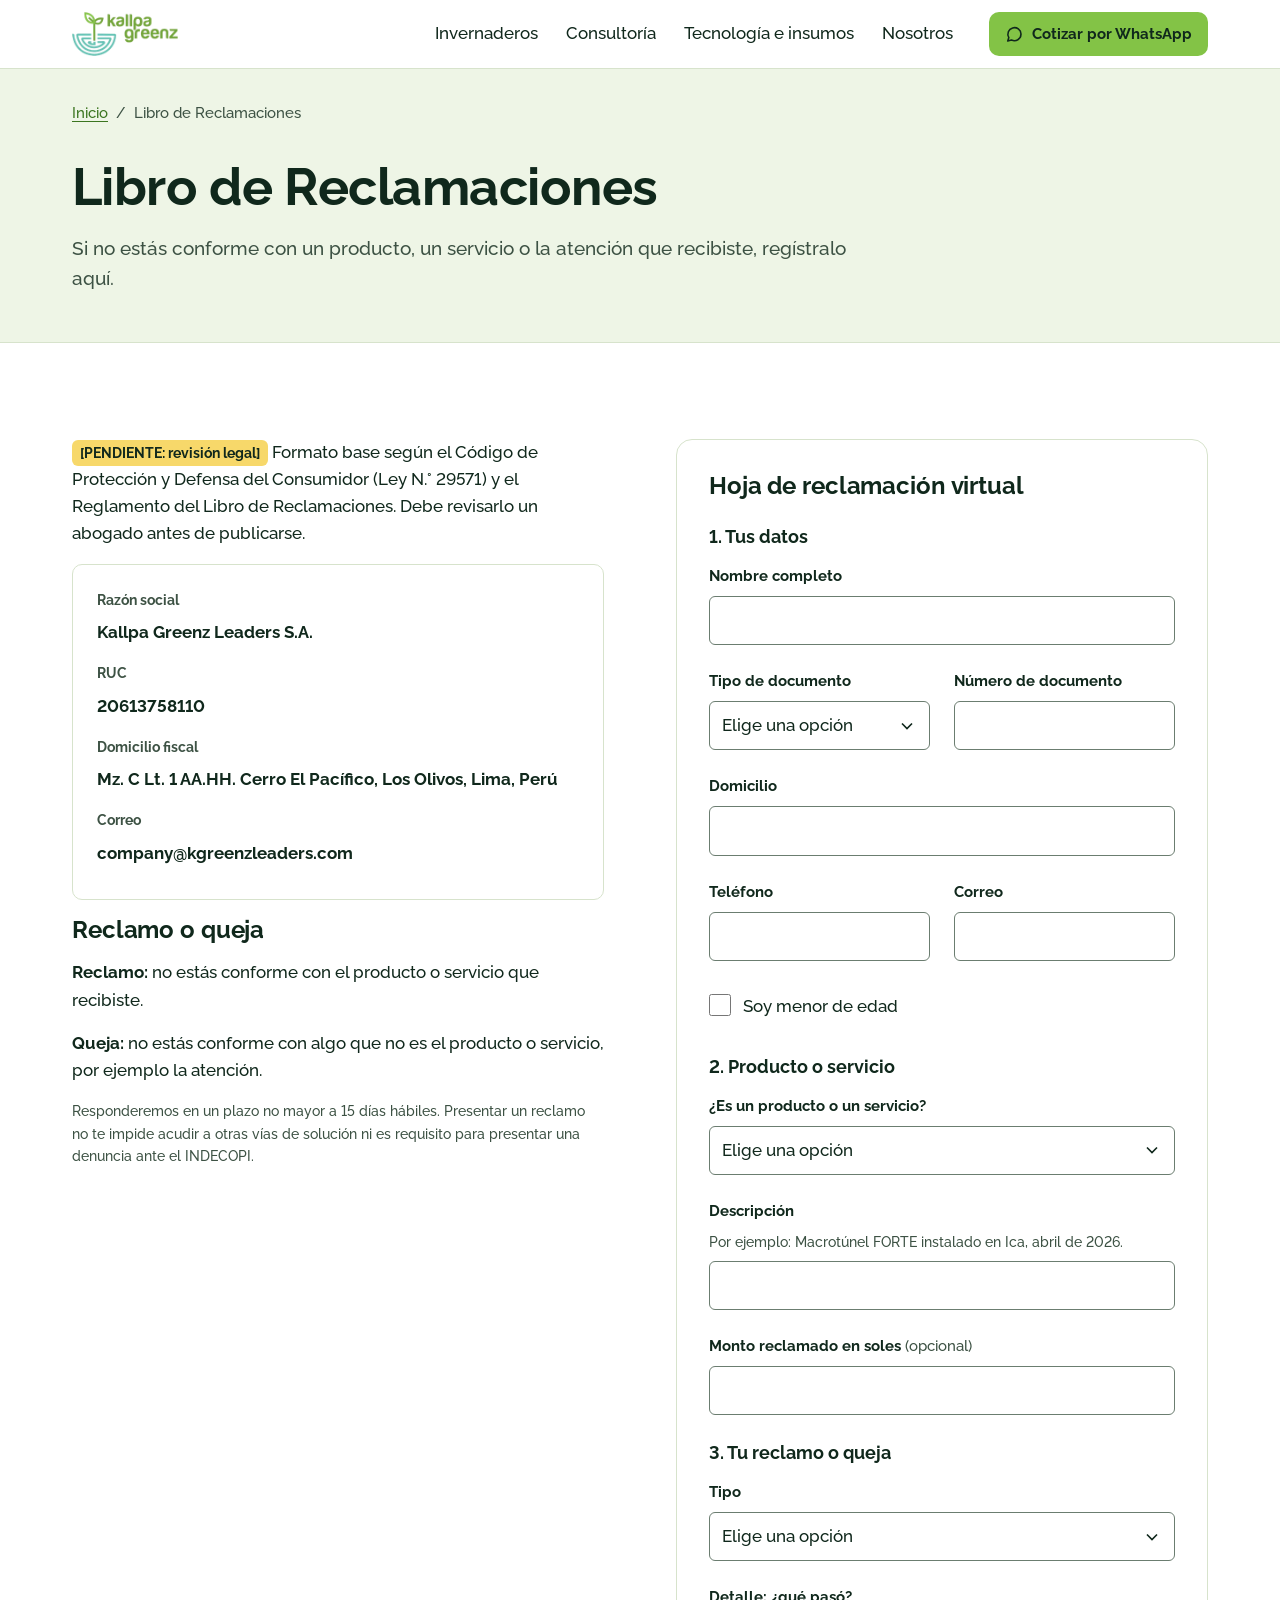
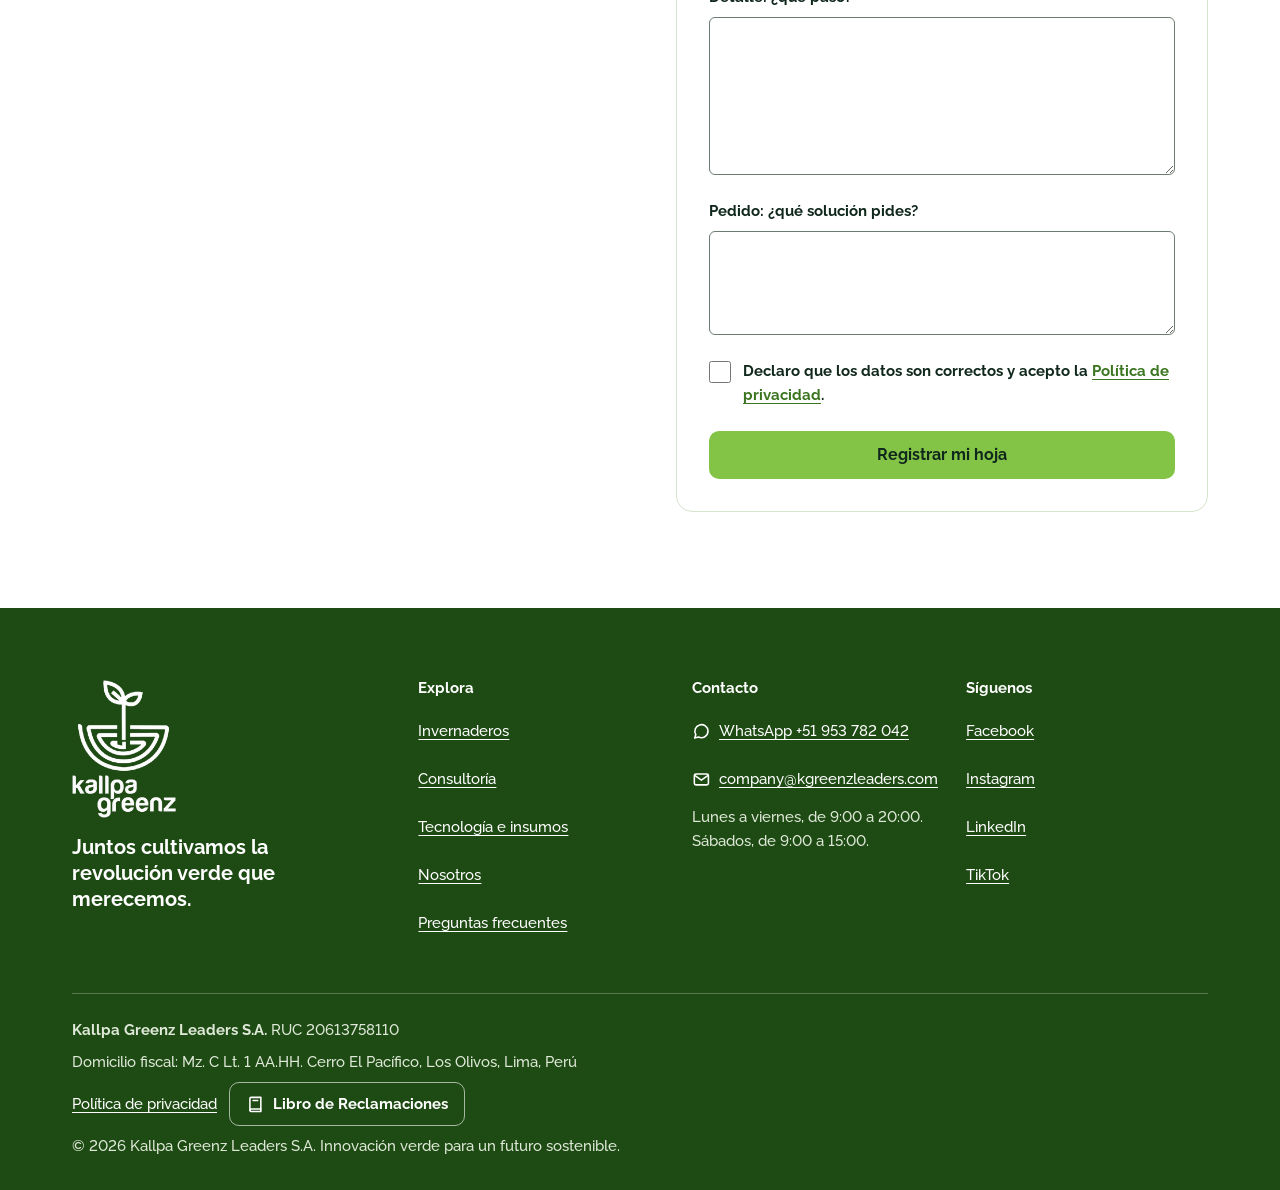
<file: libro-de-reclamaciones.html>
<!doctype html>
<html lang="es-PE">
<head>
<meta charset="utf-8">
<meta name="viewport" content="width=device-width, initial-scale=1, viewport-fit=cover">
<title>Libro de Reclamaciones virtual | Kallpa Greenz</title>
<meta name="description" content="Libro de Reclamaciones virtual de Kallpa Greenz Leaders S.A. (RUC 20613758110). Registra tu reclamo o queja.">
<link rel="canonical" href="https://kgreenzleaders.com/libro-de-reclamaciones">
<meta property="og:type" content="website">
<meta property="og:site_name" content="Kallpa Greenz">
<meta property="og:locale" content="es_PE">
<meta property="og:title" content="Libro de Reclamaciones virtual | Kallpa Greenz">
<meta property="og:description" content="Libro de Reclamaciones virtual de Kallpa Greenz Leaders S.A. (RUC 20613758110). Registra tu reclamo o queja.">
<meta property="og:url" content="https://kgreenzleaders.com/libro-de-reclamaciones">
<meta property="og:image" content="https://kgreenzleaders.com/images/portada.jpg">
<meta property="og:image:width" content="1600">
<meta property="og:image:height" content="900">
<meta property="og:image:alt" content="Macrotúnel de acero galvanizado de Kallpa Greenz sobre un campo de cultivo">
<meta name="twitter:card" content="summary_large_image">
<meta name="theme-color" content="#1e4a14">
<link rel="icon" type="image/png" href="/images/icono.png">
<link rel="apple-touch-icon" href="/images/icono.png">
<link rel="preload" href="/assets/fonts/raleway-700.woff2" as="font" type="font/woff2" crossorigin>
<link rel="preload" href="/assets/fonts/raleway-500.woff2" as="font" type="font/woff2" crossorigin>
<link rel="stylesheet" href="/assets/css/styles.css">
<script type="application/ld+json">
{
 "@context": "https://schema.org",
 "@graph": [
  {
   "@type": "LocalBusiness",
   "@id": "https://kgreenzleaders.com/#organizacion",
   "name": "Kallpa Greenz",
   "legalName": "Kallpa Greenz Leaders S.A.",
   "taxID": "20613758110",
   "url": "https://kgreenzleaders.com/",
   "logo": "https://kgreenzleaders.com/images/logo-horizontal.png",
   "image": "https://kgreenzleaders.com/images/portada.jpg",
   "description": "Empresa agrotecnológica peruana que diseña, instala y da mantenimiento a invernaderos y macrotúneles de acero galvanizado, con tecnología de aliados y consultoría agrícola y ambiental.",
   "telephone": "+51953782042",
   "email": "company@kgreenzleaders.com",
   "address": {
    "@type": "PostalAddress",
    "streetAddress": "Mz. C Lt. 1 AA.HH. Cerro El Pacífico",
    "addressLocality": "Los Olivos",
    "addressRegion": "Lima",
    "addressCountry": "PE"
   },
   "areaServed": {
    "@type": "Country",
    "name": "Perú"
   },
   "openingHoursSpecification": [
    {
     "@type": "OpeningHoursSpecification",
     "dayOfWeek": [
      "Monday",
      "Tuesday",
      "Wednesday",
      "Thursday",
      "Friday"
     ],
     "opens": "09:00",
     "closes": "20:00"
    },
    {
     "@type": "OpeningHoursSpecification",
     "dayOfWeek": "Saturday",
     "opens": "09:00",
     "closes": "15:00"
    }
   ],
   "slogan": "Juntos cultivamos la revolución verde que merecemos",
   "sameAs": [
    "https://www.facebook.com/profile.php?id=61563580066041",
    "https://www.instagram.com/kallpa.greenz/",
    "https://www.linkedin.com/company/kallpa-greenz/",
    "https://www.tiktok.com/@kallpagreenz"
   ]
  },
  {
   "@type": "BreadcrumbList",
   "itemListElement": [
    {
     "@type": "ListItem",
     "position": 1,
     "name": "Inicio",
     "item": "https://kgreenzleaders.com/"
    },
    {
     "@type": "ListItem",
     "position": 2,
     "name": "Libro de Reclamaciones",
     "item": "https://kgreenzleaders.com/libro-de-reclamaciones"
    }
   ]
  }
 ]
}
</script>
</head>
<body>
<!-- ================= INICIO CABECERA · idéntica en todas las páginas ================= -->
<a class="skip-link" href="#contenido">Saltar al contenido</a>
<header class="site-header">
  <div class="wrap header-bar">
    <a class="brand" href="/">
      <picture><source type="image/webp" srcset="/images/logo-horizontal-240.webp"><img src="/images/logo-horizontal.png" alt="Kallpa Greenz, ir al inicio" width="240" height="100"></picture>
    </a>
    <nav class="site-nav" id="menu" aria-label="Principal">
      <ul><li><a href="/invernaderos">Invernaderos</a></li><li><a href="/consultoria">Consultoría</a></li><li><a href="/tecnologia-e-insumos">Tecnología e insumos</a></li><li><a href="/nosotros">Nosotros</a></li></ul>
    </nav>
    <a class="btn btn-primary btn-sm header-cta" href="https://wa.me/51953782042?text=Hola%20Kallpa%20Greenz%2C%20quiero%20cotizar%20un%20invernadero.%0AMi%20cultivo%3A%0AMi%20zona%20%28regi%C3%B3n%20y%20provincia%29%3A%0A%C3%81rea%20aproximada%3A%0ARef%3A%20WEB-CABECERA" target="_blank" rel="noopener" data-track="click_whatsapp" data-ref="WEB-CABECERA"><svg class="icon" viewBox="0 0 24 24" fill="none" stroke="currentColor" stroke-width="2" stroke-linecap="round" stroke-linejoin="round" aria-hidden="true" focusable="false"><path d="M20.5 11.6a8.4 8.4 0 0 1-12.3 7.5L3.5 20.5l1.4-4.4A8.4 8.4 0 1 1 20.5 11.6z"/></svg><span>Cotizar por WhatsApp</span></a>
    <button class="menu-btn" id="menu-btn" type="button" aria-expanded="false" aria-controls="menu"><svg class="icon icon-menu" viewBox="0 0 24 24" fill="none" stroke="currentColor" stroke-width="2" stroke-linecap="round" stroke-linejoin="round" aria-hidden="true" focusable="false"><path d="M4 7h16M4 12h16M4 17h16"/></svg><svg class="icon icon-close" viewBox="0 0 24 24" fill="none" stroke="currentColor" stroke-width="2" stroke-linecap="round" stroke-linejoin="round" aria-hidden="true" focusable="false"><path d="M6 6l12 12M18 6L6 18"/></svg><span class="menu-label">Menú</span></button>
  </div>
</header>
<!-- ================= FIN CABECERA ================= -->
<main id="contenido" tabindex="-1">
<div class="page-hero"><div class="wrap"><div class="stack"><nav class="breadcrumb" aria-label="Ruta de navegación"><ol><li><a href="/">Inicio</a></li><li aria-current="page">Libro de Reclamaciones</li></ol></nav><h1>Libro de Reclamaciones</h1><p class="lead">Si no estás conforme con un producto, un servicio o la atención que recibiste, regístralo aquí.</p></div></div></div>
<section class="section section--blanco">
  <div class="wrap split">
    <div class="stack">
      <p><span class="pendiente">[PENDIENTE: revisión legal]</span> Formato base según el Código de Protección y Defensa del Consumidor (Ley N.° 29571) y el Reglamento del Libro de Reclamaciones. Debe revisarlo un abogado antes de publicarse.</p>
      <dl class="box-legal">
        <dt>Razón social</dt><dd>Kallpa Greenz Leaders S.A.</dd>
        <dt>RUC</dt><dd>20613758110</dd>
        <dt>Domicilio fiscal</dt><dd>Mz. C Lt. 1 AA.HH. Cerro El Pacífico, Los Olivos, Lima, Perú</dd>
        <dt>Correo</dt><dd>company@kgreenzleaders.com</dd>
      </dl>
      <h2 class="h-sm">Reclamo o queja</h2>
      <p><strong>Reclamo:</strong> no estás conforme con el producto o servicio que recibiste.</p>
      <p><strong>Queja:</strong> no estás conforme con algo que no es el producto o servicio, por ejemplo la atención.</p>
      <p class="note">Responderemos en un plazo no mayor a 15 días hábiles. Presentar un reclamo no te impide acudir a otras vías de solución ni es requisito para presentar una denuncia ante el INDECOPI.</p>
    </div>

    <div class="panel">
      <form class="form" id="form-reclamo" novalidate>
        <h2 class="h-sm">Hoja de reclamación virtual</h2>
        <fieldset class="fieldset">
          <legend>1. Tus datos</legend>
          <div class="field"><label for="r-nombre">Nombre completo</label><input class="input" id="r-nombre" name="r-nombre" type="text" required aria-required="true" autocomplete="name" aria-describedby="err-r-nombre"><p class="field-error" id="err-r-nombre" hidden><svg class="icon" viewBox="0 0 24 24" fill="none" stroke="currentColor" stroke-width="2" stroke-linecap="round" stroke-linejoin="round" aria-hidden="true" focusable="false"><circle cx="12" cy="12" r="9"/><path d="M12 7.5v5.5M12 16.5v.5"/></svg><span></span></p></div>
          <div class="form-row">
            <div class="field"><label for="r-doc-tipo">Tipo de documento</label><select class="select" id="r-doc-tipo" name="r-doc-tipo" required aria-required="true" aria-describedby="err-r-doc-tipo"><option value="">Elige una opción</option><option value="DNI">DNI</option><option value="Carné de extranjería">Carné de extranjería</option><option value="Pasaporte">Pasaporte</option><option value="RUC">RUC</option></select><p class="field-error" id="err-r-doc-tipo" hidden><svg class="icon" viewBox="0 0 24 24" fill="none" stroke="currentColor" stroke-width="2" stroke-linecap="round" stroke-linejoin="round" aria-hidden="true" focusable="false"><circle cx="12" cy="12" r="9"/><path d="M12 7.5v5.5M12 16.5v.5"/></svg><span></span></p></div>
            <div class="field"><label for="r-doc-num">Número de documento</label><input class="input" id="r-doc-num" name="r-doc-num" type="text" required aria-required="true" inputmode="numeric" aria-describedby="err-r-doc-num"><p class="field-error" id="err-r-doc-num" hidden><svg class="icon" viewBox="0 0 24 24" fill="none" stroke="currentColor" stroke-width="2" stroke-linecap="round" stroke-linejoin="round" aria-hidden="true" focusable="false"><circle cx="12" cy="12" r="9"/><path d="M12 7.5v5.5M12 16.5v.5"/></svg><span></span></p></div>
          </div>
          <div class="field"><label for="r-domicilio">Domicilio</label><input class="input" id="r-domicilio" name="r-domicilio" type="text" required aria-required="true" autocomplete="street-address" aria-describedby="err-r-domicilio"><p class="field-error" id="err-r-domicilio" hidden><svg class="icon" viewBox="0 0 24 24" fill="none" stroke="currentColor" stroke-width="2" stroke-linecap="round" stroke-linejoin="round" aria-hidden="true" focusable="false"><circle cx="12" cy="12" r="9"/><path d="M12 7.5v5.5M12 16.5v.5"/></svg><span></span></p></div>
          <div class="form-row">
            <div class="field"><label for="r-telefono">Teléfono</label><input class="input" id="r-telefono" name="r-telefono" type="tel" required aria-required="true" autocomplete="tel" aria-describedby="err-r-telefono"><p class="field-error" id="err-r-telefono" hidden><svg class="icon" viewBox="0 0 24 24" fill="none" stroke="currentColor" stroke-width="2" stroke-linecap="round" stroke-linejoin="round" aria-hidden="true" focusable="false"><circle cx="12" cy="12" r="9"/><path d="M12 7.5v5.5M12 16.5v.5"/></svg><span></span></p></div>
            <div class="field"><label for="r-correo">Correo</label><input class="input" id="r-correo" name="r-correo" type="email" required aria-required="true" autocomplete="email" aria-describedby="err-r-correo"><p class="field-error" id="err-r-correo" hidden><svg class="icon" viewBox="0 0 24 24" fill="none" stroke="currentColor" stroke-width="2" stroke-linecap="round" stroke-linejoin="round" aria-hidden="true" focusable="false"><circle cx="12" cy="12" r="9"/><path d="M12 7.5v5.5M12 16.5v.5"/></svg><span></span></p></div>
          </div>
          <label class="choice" for="r-menor"><input type="checkbox" id="r-menor" name="r-menor"><span>Soy menor de edad</span></label>
          <div id="bloque-apoderado" hidden><div class="field"><label for="r-apoderado">Nombre del padre, madre o apoderado</label><input class="input" id="r-apoderado" name="r-apoderado" type="text" required aria-required="true" aria-describedby="err-r-apoderado"><p class="field-error" id="err-r-apoderado" hidden><svg class="icon" viewBox="0 0 24 24" fill="none" stroke="currentColor" stroke-width="2" stroke-linecap="round" stroke-linejoin="round" aria-hidden="true" focusable="false"><circle cx="12" cy="12" r="9"/><path d="M12 7.5v5.5M12 16.5v.5"/></svg><span></span></p></div></div>
        </fieldset>
        <fieldset class="fieldset">
          <legend>2. Producto o servicio</legend>
          <div class="field"><label for="r-bien">¿Es un producto o un servicio?</label><select class="select" id="r-bien" name="r-bien" required aria-required="true" aria-describedby="err-r-bien"><option value="">Elige una opción</option><option value="Producto">Producto</option><option value="Servicio">Servicio</option></select><p class="field-error" id="err-r-bien" hidden><svg class="icon" viewBox="0 0 24 24" fill="none" stroke="currentColor" stroke-width="2" stroke-linecap="round" stroke-linejoin="round" aria-hidden="true" focusable="false"><circle cx="12" cy="12" r="9"/><path d="M12 7.5v5.5M12 16.5v.5"/></svg><span></span></p></div>
          <div class="field"><label for="r-bien-desc">Descripción</label><p class="hint" id="hint-r-bien-desc">Por ejemplo: Macrotúnel FORTE instalado en Ica, abril de 2026.</p><input class="input" id="r-bien-desc" name="r-bien-desc" type="text" required aria-required="true" aria-describedby="hint-r-bien-desc err-r-bien-desc"><p class="field-error" id="err-r-bien-desc" hidden><svg class="icon" viewBox="0 0 24 24" fill="none" stroke="currentColor" stroke-width="2" stroke-linecap="round" stroke-linejoin="round" aria-hidden="true" focusable="false"><circle cx="12" cy="12" r="9"/><path d="M12 7.5v5.5M12 16.5v.5"/></svg><span></span></p></div>
          <div class="field"><label for="r-monto">Monto reclamado en soles <span class="opcional">(opcional)</span></label><input class="input" id="r-monto" name="r-monto" type="text" inputmode="decimal" aria-describedby="err-r-monto"><p class="field-error" id="err-r-monto" hidden><svg class="icon" viewBox="0 0 24 24" fill="none" stroke="currentColor" stroke-width="2" stroke-linecap="round" stroke-linejoin="round" aria-hidden="true" focusable="false"><circle cx="12" cy="12" r="9"/><path d="M12 7.5v5.5M12 16.5v.5"/></svg><span></span></p></div>
        </fieldset>
        <fieldset class="fieldset">
          <legend>3. Tu reclamo o queja</legend>
          <div class="field"><label for="r-tipo">Tipo</label><select class="select" id="r-tipo" name="r-tipo" required aria-required="true" aria-describedby="err-r-tipo"><option value="">Elige una opción</option><option value="Reclamo">Reclamo: no estoy conforme con el producto o servicio</option><option value="Queja">Queja: no estoy conforme con la atención recibida</option></select><p class="field-error" id="err-r-tipo" hidden><svg class="icon" viewBox="0 0 24 24" fill="none" stroke="currentColor" stroke-width="2" stroke-linecap="round" stroke-linejoin="round" aria-hidden="true" focusable="false"><circle cx="12" cy="12" r="9"/><path d="M12 7.5v5.5M12 16.5v.5"/></svg><span></span></p></div>
          <div class="field"><label for="r-detalle">Detalle: ¿qué pasó?</label><textarea class="textarea" id="r-detalle" name="r-detalle" rows="5" required aria-required="true" aria-describedby="err-r-detalle"></textarea><p class="field-error" id="err-r-detalle" hidden><svg class="icon" viewBox="0 0 24 24" fill="none" stroke="currentColor" stroke-width="2" stroke-linecap="round" stroke-linejoin="round" aria-hidden="true" focusable="false"><circle cx="12" cy="12" r="9"/><path d="M12 7.5v5.5M12 16.5v.5"/></svg><span></span></p></div>
          <div class="field"><label for="r-pedido">Pedido: ¿qué solución pides?</label><textarea class="textarea" id="r-pedido" name="r-pedido" rows="3" required aria-required="true" aria-describedby="err-r-pedido"></textarea><p class="field-error" id="err-r-pedido" hidden><svg class="icon" viewBox="0 0 24 24" fill="none" stroke="currentColor" stroke-width="2" stroke-linecap="round" stroke-linejoin="round" aria-hidden="true" focusable="false"><circle cx="12" cy="12" r="9"/><path d="M12 7.5v5.5M12 16.5v.5"/></svg><span></span></p></div>
        </fieldset>
        <div class="field">
          <label class="choice" for="r-acepto"><input type="checkbox" id="r-acepto" name="r-acepto" required aria-required="true" aria-describedby="err-r-acepto"><span>Declaro que los datos son correctos y acepto la <a href="/privacidad">Política de privacidad</a>.</span></label>
          <p class="field-error" id="err-r-acepto" hidden><svg class="icon" viewBox="0 0 24 24" fill="none" stroke="currentColor" stroke-width="2" stroke-linecap="round" stroke-linejoin="round" aria-hidden="true" focusable="false"><circle cx="12" cy="12" r="9"/><path d="M12 7.5v5.5M12 16.5v.5"/></svg><span></span></p>
        </div>
        <button class="btn btn-primary btn-block" type="submit">Registrar mi hoja</button>
      </form>

      <div class="form-result mt-s5" id="reclamo-ok" hidden>
        <h2 class="h-sm" tabindex="-1">Tu hoja N.° <span class="reclamo-numero"></span></h2>
        <p>Para completar el registro, envíanos la hoja por correo con el botón de abajo y guarda una copia. Responderemos en un plazo no mayor a 15 días hábiles.</p>
        <div class="cluster">
          <a class="btn btn-primary reclamo-correo" href="mailto:company@kgreenzleaders.com"><svg class="icon" viewBox="0 0 24 24" fill="none" stroke="currentColor" stroke-width="2" stroke-linecap="round" stroke-linejoin="round" aria-hidden="true" focusable="false"><rect x="3" y="5" width="18" height="14" rx="2"/><path d="M3.5 7l8.5 6 8.5-6"/></svg><span>Enviar por correo</span></a>
          <button class="copy-btn" type="button" data-copy="" data-copy-target="reclamo-texto" aria-label="Copiar hoja de reclamación"><svg class="icon" viewBox="0 0 24 24" fill="none" stroke="currentColor" stroke-width="2" stroke-linecap="round" stroke-linejoin="round" aria-hidden="true" focusable="false"><rect x="9" y="9" width="11" height="11" rx="2"/><path d="M5 15V6a2 2 0 0 1 2-2h8"/></svg><span class="copy-label">Copiar</span></button>
        </div>
        <label class="hint" for="reclamo-texto">Tu hoja de reclamación</label>
        <textarea class="result-text" id="reclamo-texto" readonly></textarea>
        <!-- [PENDIENTE: revisión legal] Conectar este formulario a un servicio de envío (correo automático con numeración correlativa y copia al consumidor). -->
      </div>
    </div>
  </div>
</section>
</main>
<!-- ================= INICIO PIE DE PÁGINA · idéntico en todas las páginas ================= -->
<footer class="site-footer on-dark">
  <div class="wrap">
    <div class="footer-grid">
      <div class="stack">
        <a class="footer-brand" href="/"><picture><source type="image/webp" srcset="/images/logo-blanco-200.webp"><img src="/images/logo-blanco.png" alt="Kallpa Greenz, ir al inicio" width="200" height="265" loading="lazy" decoding="async"></picture></a>
        <p class="slogan">Juntos cultivamos la revolución verde que merecemos.</p>
      </div>
      <div>
        <h2 class="footer-title">Explora</h2>
        <ul class="footer-list"><li><a href="/invernaderos">Invernaderos</a></li><li><a href="/consultoria">Consultoría</a></li><li><a href="/tecnologia-e-insumos">Tecnología e insumos</a></li><li><a href="/nosotros">Nosotros</a></li><li><a href="/#preguntas">Preguntas frecuentes</a></li></ul>
      </div>
      <div>
        <h2 class="footer-title">Contacto</h2>
        <ul class="footer-list">
          <li><a href="https://wa.me/51953782042?text=Hola%20Kallpa%20Greenz%2C%20quiero%20informaci%C3%B3n.%0AMi%20cultivo%3A%0AMi%20zona%20%28regi%C3%B3n%20y%20provincia%29%3A%0A%C3%81rea%20aproximada%3A%0ARef%3A%20WEB-PIE" target="_blank" rel="noopener" data-track="click_whatsapp" data-ref="WEB-PIE"><svg class="icon" viewBox="0 0 24 24" fill="none" stroke="currentColor" stroke-width="2" stroke-linecap="round" stroke-linejoin="round" aria-hidden="true" focusable="false"><path d="M20.5 11.6a8.4 8.4 0 0 1-12.3 7.5L3.5 20.5l1.4-4.4A8.4 8.4 0 1 1 20.5 11.6z"/></svg> WhatsApp +51 953 782 042</a></li>
          <li><a href="mailto:company@kgreenzleaders.com"><svg class="icon" viewBox="0 0 24 24" fill="none" stroke="currentColor" stroke-width="2" stroke-linecap="round" stroke-linejoin="round" aria-hidden="true" focusable="false"><rect x="3" y="5" width="18" height="14" rx="2"/><path d="M3.5 7l8.5 6 8.5-6"/></svg> company@kgreenzleaders.com</a></li>
          <li class="muted">Lunes a viernes, de 9:00 a 20:00. Sábados, de 9:00 a 15:00.</li>
        </ul>
      </div>
      <div>
        <h2 class="footer-title">Síguenos</h2>
        <ul class="footer-list"><li><a href="https://www.facebook.com/profile.php?id=61563580066041" target="_blank" rel="noopener">Facebook</a></li><li><a href="https://www.instagram.com/kallpa.greenz/" target="_blank" rel="noopener">Instagram</a></li><li><a href="https://www.linkedin.com/company/kallpa-greenz/" target="_blank" rel="noopener">LinkedIn</a></li><li><a href="https://www.tiktok.com/@kallpagreenz" target="_blank" rel="noopener">TikTok</a></li></ul>
      </div>
    </div>
    <div class="legal">
      <p><strong>Kallpa Greenz Leaders S.A.</strong> RUC 20613758110</p>
      <address>Domicilio fiscal: Mz. C Lt. 1 AA.HH. Cerro El Pacífico, Los Olivos, Lima, Perú</address>
      <ul class="cluster">
        <li><a href="/privacidad">Política de privacidad</a></li>
        <li><a class="libro-link" href="/libro-de-reclamaciones"><svg class="icon" viewBox="0 0 24 24" fill="none" stroke="currentColor" stroke-width="2" stroke-linecap="round" stroke-linejoin="round" aria-hidden="true" focusable="false"><path d="M5 4.5A1.5 1.5 0 0 1 6.5 3H19v15H6.5A1.5 1.5 0 0 0 5 19.5z"/><path d="M5 19.5A1.5 1.5 0 0 0 6.5 21H19v-3"/><path d="M9 7h6"/></svg> Libro de Reclamaciones</a></li>
      </ul>
      <p>© 2026 Kallpa Greenz Leaders S.A. Innovación verde para un futuro sostenible.</p>
    </div>
  </div>
</footer>
<div class="mobile-bar">
  <a class="btn btn-primary" href="https://wa.me/51953782042?text=Hola%20Kallpa%20Greenz%2C%20quiero%20cotizar%20un%20invernadero.%0AMi%20cultivo%3A%0AMi%20zona%20%28regi%C3%B3n%20y%20provincia%29%3A%0A%C3%81rea%20aproximada%3A%0ARef%3A%20WEB-FLOTANTE" target="_blank" rel="noopener" data-track="click_whatsapp" data-ref="WEB-FLOTANTE"><svg class="icon" viewBox="0 0 24 24" fill="none" stroke="currentColor" stroke-width="2" stroke-linecap="round" stroke-linejoin="round" aria-hidden="true" focusable="false"><path d="M20.5 11.6a8.4 8.4 0 0 1-12.3 7.5L3.5 20.5l1.4-4.4A8.4 8.4 0 1 1 20.5 11.6z"/></svg><span>Cotizar por WhatsApp</span></a>
  <a class="btn btn-secondary" href="/#modelos" data-track="ver_catalogo">Ver modelos</a>
</div>
<div id="aviso" class="visually-hidden" role="status" aria-live="polite"></div>
<!-- ================= FIN PIE DE PÁGINA ================= -->
<script src="/assets/js/main.js" defer></script>
</body>
</html>
</file>
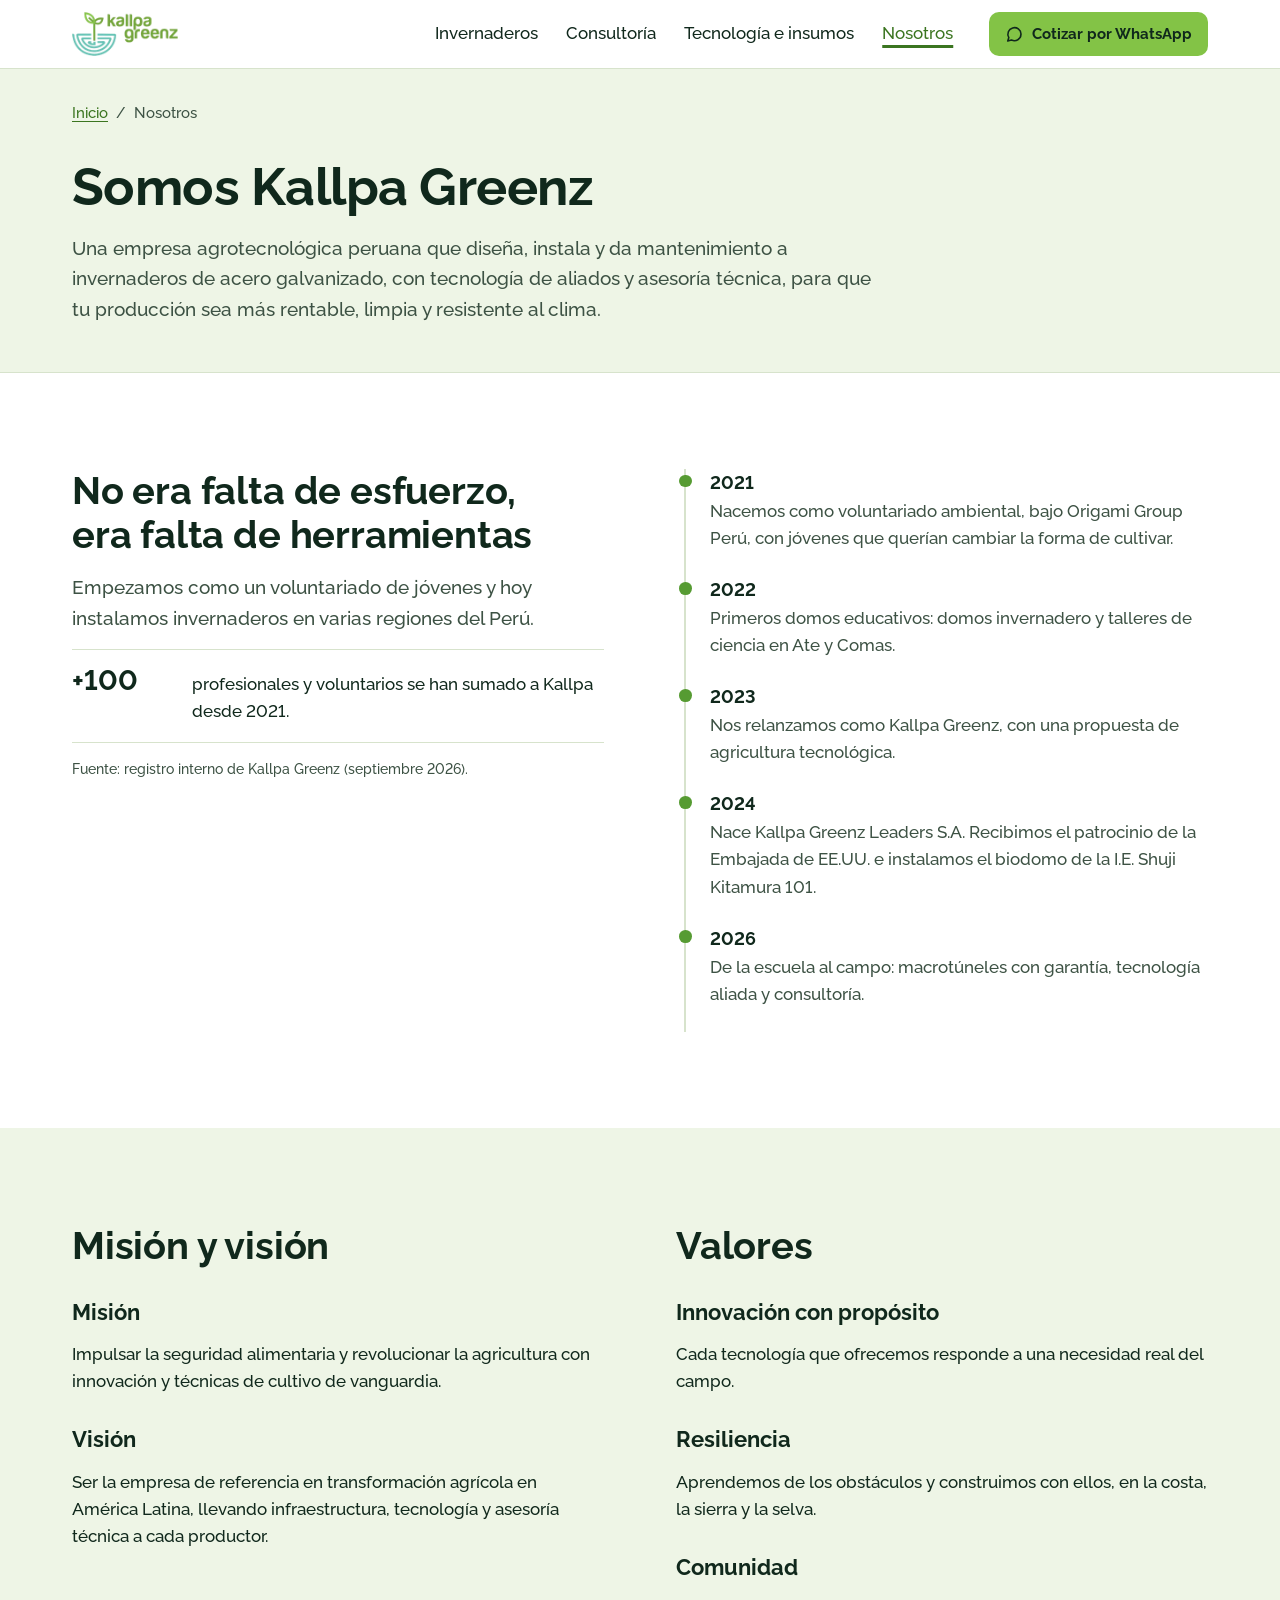
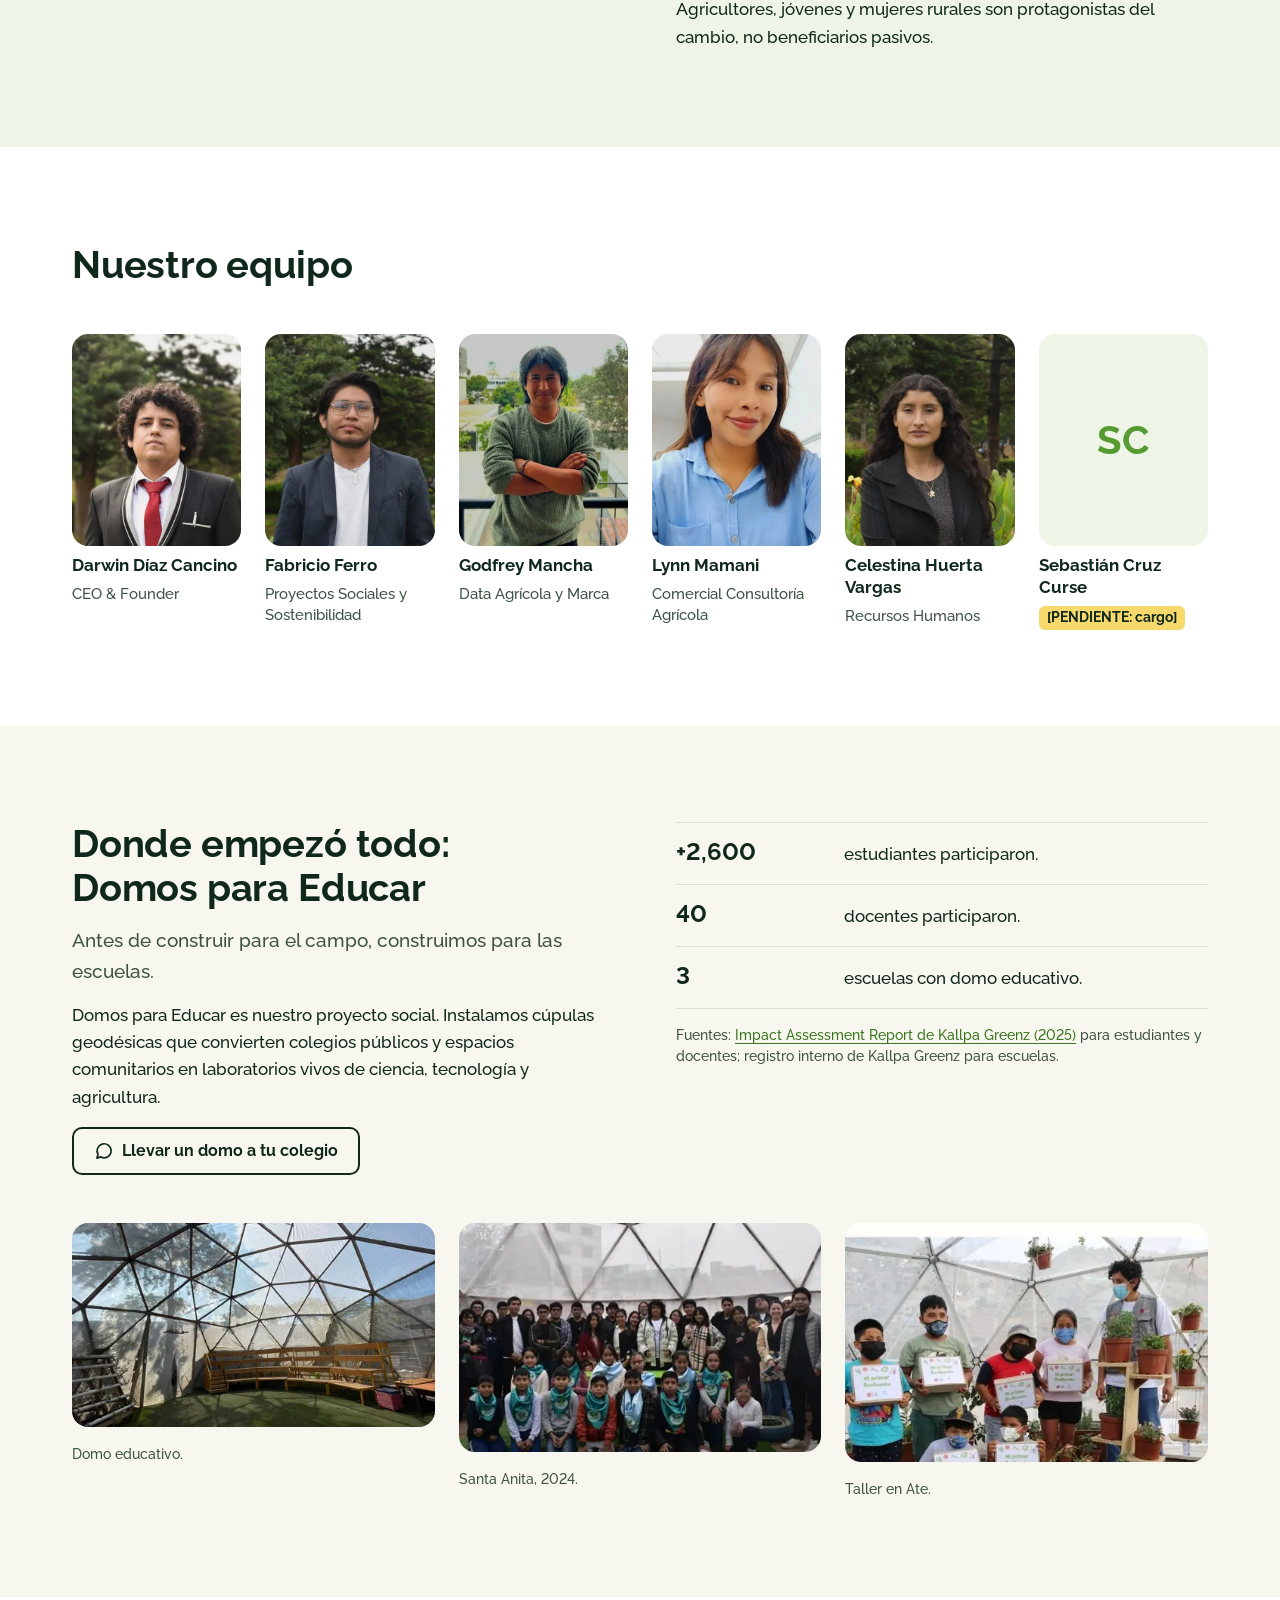
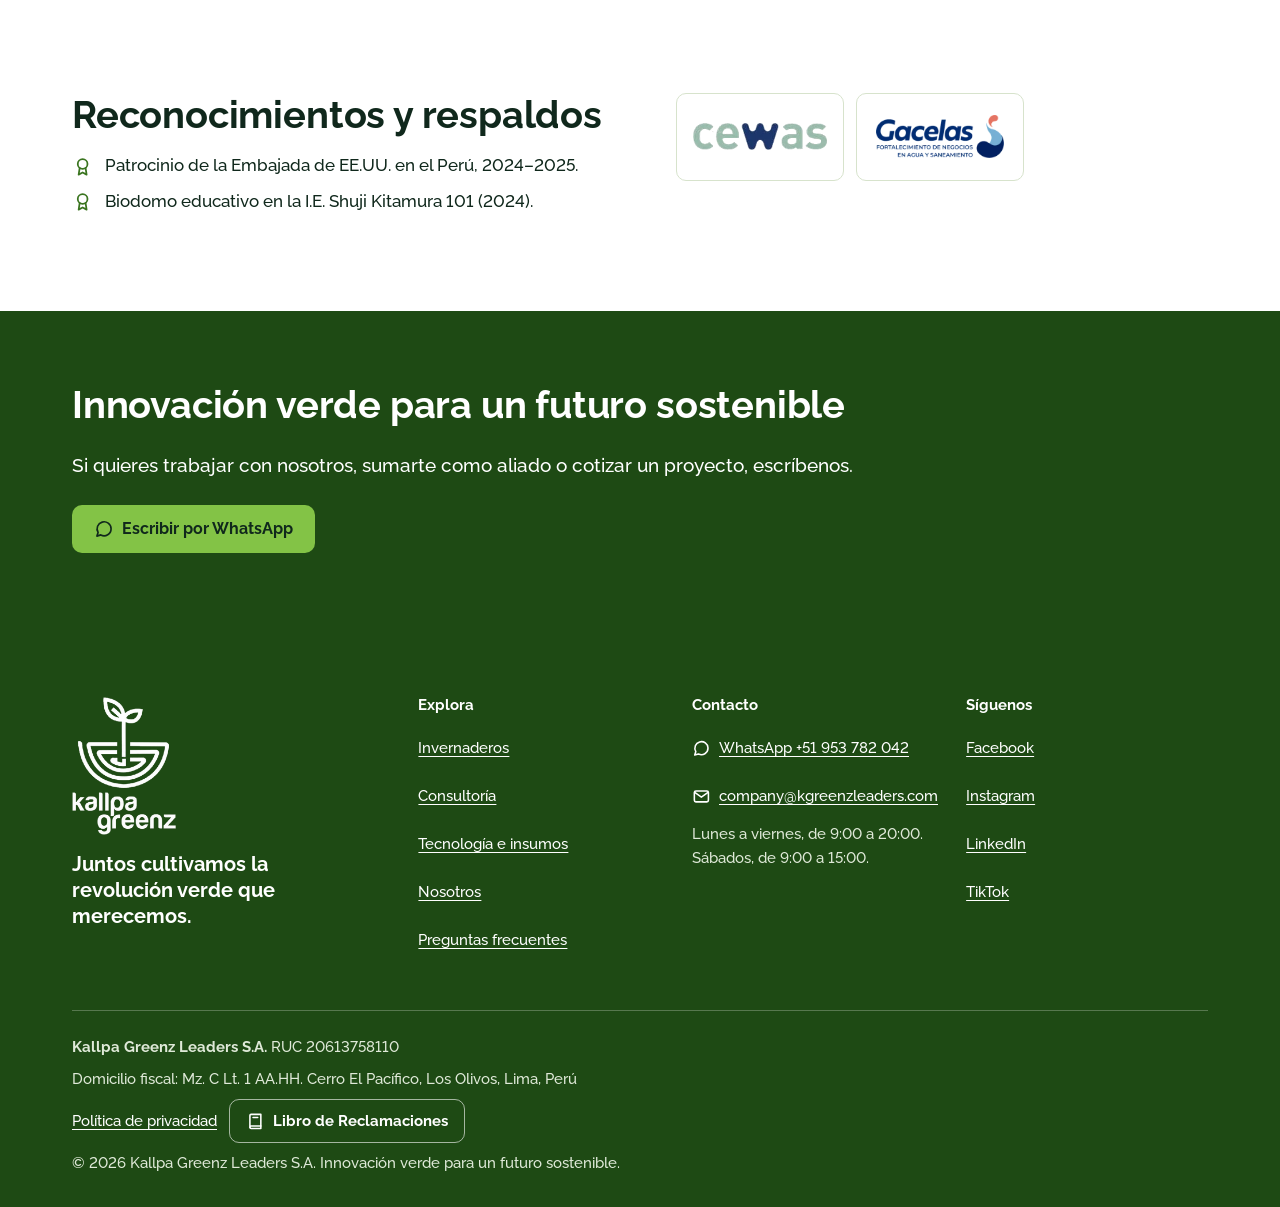
<file: nosotros.html>
<!doctype html>
<html lang="es-PE">
<head>
<meta charset="utf-8">
<meta name="viewport" content="width=device-width, initial-scale=1, viewport-fit=cover">
<title>Nosotros: equipo y Domos para Educar | Kallpa Greenz</title>
<meta name="description" content="Empresa agrotecnológica peruana nacida en 2021 como voluntariado ambiental. Conoce al equipo, nuestra misión y el proyecto social Domos para Educar.">
<link rel="canonical" href="https://kgreenzleaders.com/nosotros">
<meta property="og:type" content="website">
<meta property="og:site_name" content="Kallpa Greenz">
<meta property="og:locale" content="es_PE">
<meta property="og:title" content="Nosotros: equipo y Domos para Educar | Kallpa Greenz">
<meta property="og:description" content="Empresa agrotecnológica peruana nacida en 2021 como voluntariado ambiental. Conoce al equipo, nuestra misión y el proyecto social Domos para Educar.">
<meta property="og:url" content="https://kgreenzleaders.com/nosotros">
<meta property="og:image" content="https://kgreenzleaders.com/images/portada.jpg">
<meta property="og:image:width" content="1600">
<meta property="og:image:height" content="900">
<meta property="og:image:alt" content="Macrotúnel de acero galvanizado de Kallpa Greenz sobre un campo de cultivo">
<meta name="twitter:card" content="summary_large_image">
<meta name="theme-color" content="#1e4a14">
<link rel="icon" type="image/png" href="/images/icono.png">
<link rel="apple-touch-icon" href="/images/icono.png">
<link rel="preload" href="/assets/fonts/raleway-700.woff2" as="font" type="font/woff2" crossorigin>
<link rel="preload" href="/assets/fonts/raleway-500.woff2" as="font" type="font/woff2" crossorigin>
<link rel="stylesheet" href="/assets/css/styles.css">
<script type="application/ld+json">
{
 "@context": "https://schema.org",
 "@graph": [
  {
   "@type": "LocalBusiness",
   "@id": "https://kgreenzleaders.com/#organizacion",
   "name": "Kallpa Greenz",
   "legalName": "Kallpa Greenz Leaders S.A.",
   "taxID": "20613758110",
   "url": "https://kgreenzleaders.com/",
   "logo": "https://kgreenzleaders.com/images/logo-horizontal.png",
   "image": "https://kgreenzleaders.com/images/portada.jpg",
   "description": "Empresa agrotecnológica peruana que diseña, instala y da mantenimiento a invernaderos y macrotúneles de acero galvanizado, con tecnología de aliados y consultoría agrícola y ambiental.",
   "telephone": "+51953782042",
   "email": "company@kgreenzleaders.com",
   "address": {
    "@type": "PostalAddress",
    "streetAddress": "Mz. C Lt. 1 AA.HH. Cerro El Pacífico",
    "addressLocality": "Los Olivos",
    "addressRegion": "Lima",
    "addressCountry": "PE"
   },
   "areaServed": {
    "@type": "Country",
    "name": "Perú"
   },
   "openingHoursSpecification": [
    {
     "@type": "OpeningHoursSpecification",
     "dayOfWeek": [
      "Monday",
      "Tuesday",
      "Wednesday",
      "Thursday",
      "Friday"
     ],
     "opens": "09:00",
     "closes": "20:00"
    },
    {
     "@type": "OpeningHoursSpecification",
     "dayOfWeek": "Saturday",
     "opens": "09:00",
     "closes": "15:00"
    }
   ],
   "slogan": "Juntos cultivamos la revolución verde que merecemos",
   "sameAs": [
    "https://www.facebook.com/profile.php?id=61563580066041",
    "https://www.instagram.com/kallpa.greenz/",
    "https://www.linkedin.com/company/kallpa-greenz/",
    "https://www.tiktok.com/@kallpagreenz"
   ]
  },
  {
   "@type": "BreadcrumbList",
   "itemListElement": [
    {
     "@type": "ListItem",
     "position": 1,
     "name": "Inicio",
     "item": "https://kgreenzleaders.com/"
    },
    {
     "@type": "ListItem",
     "position": 2,
     "name": "Nosotros",
     "item": "https://kgreenzleaders.com/nosotros"
    }
   ]
  },
  {
   "@type": "AboutPage",
   "@id": "https://kgreenzleaders.com/nosotros",
   "url": "https://kgreenzleaders.com/nosotros",
   "name": "Nosotros",
   "about": {
    "@id": "https://kgreenzleaders.com/#organizacion"
   }
  }
 ]
}
</script>
</head>
<body>
<!-- ================= INICIO CABECERA · idéntica en todas las páginas ================= -->
<a class="skip-link" href="#contenido">Saltar al contenido</a>
<header class="site-header">
  <div class="wrap header-bar">
    <a class="brand" href="/">
      <picture><source type="image/webp" srcset="/images/logo-horizontal-240.webp"><img src="/images/logo-horizontal.png" alt="Kallpa Greenz, ir al inicio" width="240" height="100"></picture>
    </a>
    <nav class="site-nav" id="menu" aria-label="Principal">
      <ul><li><a href="/invernaderos">Invernaderos</a></li><li><a href="/consultoria">Consultoría</a></li><li><a href="/tecnologia-e-insumos">Tecnología e insumos</a></li><li><a href="/nosotros">Nosotros</a></li></ul>
    </nav>
    <a class="btn btn-primary btn-sm header-cta" href="https://wa.me/51953782042?text=Hola%20Kallpa%20Greenz%2C%20quiero%20cotizar%20un%20invernadero.%0AMi%20cultivo%3A%0AMi%20zona%20%28regi%C3%B3n%20y%20provincia%29%3A%0A%C3%81rea%20aproximada%3A%0ARef%3A%20WEB-CABECERA" target="_blank" rel="noopener" data-track="click_whatsapp" data-ref="WEB-CABECERA"><svg class="icon" viewBox="0 0 24 24" fill="none" stroke="currentColor" stroke-width="2" stroke-linecap="round" stroke-linejoin="round" aria-hidden="true" focusable="false"><path d="M20.5 11.6a8.4 8.4 0 0 1-12.3 7.5L3.5 20.5l1.4-4.4A8.4 8.4 0 1 1 20.5 11.6z"/></svg><span>Cotizar por WhatsApp</span></a>
    <button class="menu-btn" id="menu-btn" type="button" aria-expanded="false" aria-controls="menu"><svg class="icon icon-menu" viewBox="0 0 24 24" fill="none" stroke="currentColor" stroke-width="2" stroke-linecap="round" stroke-linejoin="round" aria-hidden="true" focusable="false"><path d="M4 7h16M4 12h16M4 17h16"/></svg><svg class="icon icon-close" viewBox="0 0 24 24" fill="none" stroke="currentColor" stroke-width="2" stroke-linecap="round" stroke-linejoin="round" aria-hidden="true" focusable="false"><path d="M6 6l12 12M18 6L6 18"/></svg><span class="menu-label">Menú</span></button>
  </div>
</header>
<!-- ================= FIN CABECERA ================= -->
<main id="contenido" tabindex="-1">
<div class="page-hero"><div class="wrap"><div class="stack"><nav class="breadcrumb" aria-label="Ruta de navegación"><ol><li><a href="/">Inicio</a></li><li aria-current="page">Nosotros</li></ol></nav><h1>Somos Kallpa Greenz</h1><p class="lead">Una empresa agrotecnológica peruana que diseña, instala y da mantenimiento a invernaderos de acero galvanizado, con tecnología de aliados y asesoría técnica, para que tu producción sea más rentable, limpia y resistente al clima.</p></div></div></div>

<section class="section section--blanco" aria-labelledby="t-historia">
  <div class="wrap split">
    <div class="stack">
      <h2 id="t-historia">No era falta de esfuerzo, era falta de herramientas</h2>
      <p class="lead">Empezamos como un voluntariado de jóvenes y hoy instalamos invernaderos en varias regiones del Perú.</p>
      <!-- fuente: registro interno de Kallpa Greenz, confirmado por Darwin Díaz Cancino (CEO), septiembre 2026 -->
      <dl class="facts">
        <div class="fact"><dt>+100</dt><dd>profesionales y voluntarios se han sumado a Kallpa desde 2021.</dd></div>
      </dl>
      <p class="source">Fuente: registro interno de Kallpa Greenz (septiembre 2026).</p>
    </div>
    <dl class="timeline"><div><dt>2021</dt><dd>Nacemos como voluntariado ambiental, bajo Origami Group Perú, con jóvenes que querían cambiar la forma de cultivar.</dd></div><div><dt>2022</dt><dd>Primeros domos educativos: domos invernadero y talleres de ciencia en Ate y Comas.</dd></div><div><dt>2023</dt><dd>Nos relanzamos como Kallpa Greenz, con una propuesta de agricultura tecnológica.</dd></div><div><dt>2024</dt><dd>Nace Kallpa Greenz Leaders S.A. Recibimos el patrocinio de la Embajada de EE.UU. e instalamos el biodomo de la I.E. Shuji Kitamura 101.</dd></div><div><dt>2026</dt><dd>De la escuela al campo: macrotúneles con garantía, tecnología aliada y consultoría.</dd></div></dl>
  </div>
</section>

<section class="section section--niebla" aria-labelledby="t-proposito">
  <div class="wrap split">
    <div class="stack-lg">
      <h2 id="t-proposito">Misión y visión</h2>
      <div class="stack"><h3>Misión</h3><p>Impulsar la seguridad alimentaria y revolucionar la agricultura con innovación y técnicas de cultivo de vanguardia.</p></div>
      <div class="stack"><h3>Visión</h3><p>Ser la empresa de referencia en transformación agrícola en América Latina, llevando infraestructura, tecnología y asesoría técnica a cada productor.</p></div>
    </div>
    <div class="stack-lg">
      <h2>Valores</h2>
      <div class="stack"><h3>Innovación con propósito</h3><p>Cada tecnología que ofrecemos responde a una necesidad real del campo.</p></div>
      <div class="stack"><h3>Resiliencia</h3><p>Aprendemos de los obstáculos y construimos con ellos, en la costa, la sierra y la selva.</p></div>
      <div class="stack"><h3>Comunidad</h3><p>Agricultores, jóvenes y mujeres rurales son protagonistas del cambio, no beneficiarios pasivos.</p></div>
    </div>
  </div>
</section>

<section class="section section--blanco" aria-labelledby="t-equipo">
  <div class="wrap">
    <div class="section-head"><h2 id="t-equipo">Nuestro equipo</h2></div>
    <ul class="team"><li class="person"><picture><source type="image/webp" srcset="/images/equipo-darwin-diaz-480.webp 480w" sizes="(min-width: 960px) 240px, (min-width: 600px) 30vw, 45vw"><img src="/images/equipo-darwin-diaz.jpg" alt="Darwin Díaz Cancino" width="560" height="700" loading="lazy" decoding="async"></picture><p class="person-name">Darwin Díaz Cancino</p><p class="person-role">CEO & Founder</p></li><li class="person"><picture><source type="image/webp" srcset="/images/equipo-fabricio-ferro-480.webp 480w" sizes="(min-width: 960px) 240px, (min-width: 600px) 30vw, 45vw"><img src="/images/equipo-fabricio-ferro.jpg" alt="Fabricio Ferro" width="560" height="700" loading="lazy" decoding="async"></picture><p class="person-name">Fabricio Ferro</p><p class="person-role">Proyectos Sociales y Sostenibilidad</p></li><li class="person"><picture><source type="image/webp" srcset="/images/equipo-godfrey-mancha-480.webp 480w" sizes="(min-width: 960px) 240px, (min-width: 600px) 30vw, 45vw"><img src="/images/equipo-godfrey-mancha.jpg" alt="Godfrey Mancha" width="560" height="700" loading="lazy" decoding="async"></picture><p class="person-name">Godfrey Mancha</p><p class="person-role">Data Agrícola y Marca</p></li><li class="person"><picture><source type="image/webp" srcset="/images/equipo-lynn-mamani-480.webp 480w" sizes="(min-width: 960px) 240px, (min-width: 600px) 30vw, 45vw"><img src="/images/equipo-lynn-mamani.jpg" alt="Lynn Mamani" width="560" height="700" loading="lazy" decoding="async"></picture><p class="person-name">Lynn Mamani</p><p class="person-role">Comercial Consultoría Agrícola</p></li><li class="person"><picture><source type="image/webp" srcset="/images/equipo-celestina-huerta-480.webp 480w" sizes="(min-width: 960px) 240px, (min-width: 600px) 30vw, 45vw"><img src="/images/equipo-celestina-huerta.jpg" alt="Celestina Huerta Vargas" width="560" height="700" loading="lazy" decoding="async"></picture><p class="person-name">Celestina Huerta Vargas</p><p class="person-role">Recursos Humanos</p></li><li class="person"><div class="avatar" role="img" aria-label="Sebastián Cruz Curse, foto no disponible">SC</div><p class="person-name">Sebastián Cruz Curse</p><p class="person-role"><span class="pendiente">[PENDIENTE: cargo]</span></p></li></ul>
  </div>
</section>

<section class="section" id="domos" aria-labelledby="t-domos">
  <div class="wrap">
    <div class="split">
      <div class="stack">
        <h2 id="t-domos">Donde empezó todo: Domos para Educar</h2>
        <p class="lead">Antes de construir para el campo, construimos para las escuelas.</p>
        <p>Domos para Educar es nuestro proyecto social. Instalamos cúpulas geodésicas que convierten colegios públicos y espacios comunitarios en laboratorios vivos de ciencia, tecnología y agricultura.</p>
        <div><a class="btn btn-secondary" href="https://wa.me/51953782042?text=Hola%20Kallpa%20Greenz%2C%20me%20interesa%20Domos%20para%20Educar.%0AInstituci%C3%B3n%20o%20colegio%3A%0ADistrito%3A%0ARef%3A%20WEB-DOMOS" target="_blank" rel="noopener" data-track="click_whatsapp" data-ref="WEB-DOMOS"><svg class="icon" viewBox="0 0 24 24" fill="none" stroke="currentColor" stroke-width="2" stroke-linecap="round" stroke-linejoin="round" aria-hidden="true" focusable="false"><path d="M20.5 11.6a8.4 8.4 0 0 1-12.3 7.5L3.5 20.5l1.4-4.4A8.4 8.4 0 1 1 20.5 11.6z"/></svg><span>Llevar un domo a tu colegio</span></a></div>
      </div>
      <div class="stack">
        <dl class="facts facts--ancho">
          <!-- fuente: Impact Assessment Report, Kallpa Greenz (Q3 2025) -->
          <div class="fact"><dt>+2,600</dt><dd>estudiantes participaron.</dd></div>
          <!-- fuente: Impact Assessment Report, Kallpa Greenz (Q3 2025) -->
          <div class="fact"><dt>40</dt><dd>docentes participaron.</dd></div>
          <!-- fuente: registro interno de Kallpa Greenz, confirmado por Darwin Díaz Cancino (CEO), septiembre 2026 -->
          <div class="fact"><dt>3</dt><dd>escuelas con domo educativo.</dd></div>
        </dl>
        <p class="source">Fuentes: <a href="https://drive.google.com/file/d/1XcpAv1U8OaFwgr8-Tmy4-wHZjAG8Dgue/view" target="_blank" rel="noopener">Impact Assessment Report de Kallpa Greenz (2025)</a> para estudiantes y docentes; registro interno de Kallpa Greenz para escuelas.</p>
      </div>
    </div>
    <div class="grid-3 mt-s7">
      <figure class="stack foto"><picture><source type="image/webp" srcset="/images/domo-interior-480.webp 480w, /images/domo-interior-800.webp 800w, /images/domo-interior-1200.webp 1200w, /images/domo-interior-1600.webp 1600w" sizes="(min-width: 960px) 360px, (min-width: 600px) 45vw, 100vw"><img src="/images/domo-interior.jpg" alt="Interior de un domo geodésico educativo con bancas de madera y plantas" width="1600" height="900" loading="lazy" decoding="async"></picture><figcaption class="note">Domo educativo.</figcaption></figure>
      <figure class="stack foto"><picture><source type="image/webp" srcset="/images/domo-santa-anita-480.webp 480w" sizes="(min-width: 960px) 360px, (min-width: 600px) 45vw, 100vw"><img src="/images/domo-santa-anita.jpg" alt="Estudiantes y docentes reunidos dentro del domo de Santa Anita" width="701" height="444" loading="lazy" decoding="async"></picture><figcaption class="note">Santa Anita, 2024.</figcaption></figure>
      <figure class="stack foto"><picture><source type="image/webp" srcset="/images/taller-ninos-ate-480.webp 480w" sizes="(min-width: 960px) 360px, (min-width: 600px) 45vw, 100vw"><img src="/images/taller-ninos-ate.jpg" alt="Niñas y niños con sus plantas en un taller de Domos para Educar en Ate" width="500" height="330" loading="lazy" decoding="async"></picture><figcaption class="note">Taller en Ate.</figcaption></figure>
    </div>
  </div>
</section>

<section class="section section--blanco" aria-labelledby="t-reconocimientos">
  <div class="wrap split">
    <div class="stack">
      <h2 id="t-reconocimientos">Reconocimientos y respaldos</h2>
      <ul class="checks">
        <li><svg class="icon" viewBox="0 0 24 24" fill="none" stroke="currentColor" stroke-width="2" stroke-linecap="round" stroke-linejoin="round" aria-hidden="true" focusable="false"><circle cx="12" cy="9" r="5.5"/><path d="M8.7 13.4L7.5 21l4.5-2.4 4.5 2.4-1.2-7.6"/></svg><span>Patrocinio de la Embajada de EE.UU. en el Perú, 2024–2025.</span></li>
        <li><svg class="icon" viewBox="0 0 24 24" fill="none" stroke="currentColor" stroke-width="2" stroke-linecap="round" stroke-linejoin="round" aria-hidden="true" focusable="false"><circle cx="12" cy="9" r="5.5"/><path d="M8.7 13.4L7.5 21l4.5-2.4 4.5 2.4-1.2-7.6"/></svg><span>Biodomo educativo en la I.E. Shuji Kitamura 101 (2024).</span></li>
      </ul>
    </div>
    <ul class="logos">
      <li class="logo-tile"><picture><source type="image/webp" srcset="/images/logo-cewas.webp"><img src="/images/logo-cewas.png" alt="CEWAS" width="134" height="27" loading="lazy" decoding="async"></picture></li>
      <li class="logo-tile"><picture><source type="image/webp" srcset="/images/logo-gacelas.webp"><img src="/images/logo-gacelas.png" alt="Gacelas, fortalecimiento de negocios en agua y saneamiento" width="128" height="43" loading="lazy" decoding="async"></picture></li>
    </ul>
  </div>
</section>

<section class="cta-band on-dark" aria-labelledby="t-cierre-nos">
  <div class="wrap">
    <h2 id="t-cierre-nos">Innovación verde para un futuro sostenible</h2>
    <p>Si quieres trabajar con nosotros, sumarte como aliado o cotizar un proyecto, escríbenos.</p>
    <div><a class="btn btn-primary" href="https://wa.me/51953782042?text=Hola%20Kallpa%20Greenz%2C%20quiero%20conversar%20con%20el%20equipo.%0ARef%3A%20WEB-NOSOTROS" target="_blank" rel="noopener" data-track="click_whatsapp" data-ref="WEB-NOSOTROS"><svg class="icon" viewBox="0 0 24 24" fill="none" stroke="currentColor" stroke-width="2" stroke-linecap="round" stroke-linejoin="round" aria-hidden="true" focusable="false"><path d="M20.5 11.6a8.4 8.4 0 0 1-12.3 7.5L3.5 20.5l1.4-4.4A8.4 8.4 0 1 1 20.5 11.6z"/></svg><span>Escribir por WhatsApp</span></a></div>
  </div>
</section>
</main>
<!-- ================= INICIO PIE DE PÁGINA · idéntico en todas las páginas ================= -->
<footer class="site-footer on-dark">
  <div class="wrap">
    <div class="footer-grid">
      <div class="stack">
        <a class="footer-brand" href="/"><picture><source type="image/webp" srcset="/images/logo-blanco-200.webp"><img src="/images/logo-blanco.png" alt="Kallpa Greenz, ir al inicio" width="200" height="265" loading="lazy" decoding="async"></picture></a>
        <p class="slogan">Juntos cultivamos la revolución verde que merecemos.</p>
      </div>
      <div>
        <h2 class="footer-title">Explora</h2>
        <ul class="footer-list"><li><a href="/invernaderos">Invernaderos</a></li><li><a href="/consultoria">Consultoría</a></li><li><a href="/tecnologia-e-insumos">Tecnología e insumos</a></li><li><a href="/nosotros">Nosotros</a></li><li><a href="/#preguntas">Preguntas frecuentes</a></li></ul>
      </div>
      <div>
        <h2 class="footer-title">Contacto</h2>
        <ul class="footer-list">
          <li><a href="https://wa.me/51953782042?text=Hola%20Kallpa%20Greenz%2C%20quiero%20informaci%C3%B3n.%0AMi%20cultivo%3A%0AMi%20zona%20%28regi%C3%B3n%20y%20provincia%29%3A%0A%C3%81rea%20aproximada%3A%0ARef%3A%20WEB-PIE" target="_blank" rel="noopener" data-track="click_whatsapp" data-ref="WEB-PIE"><svg class="icon" viewBox="0 0 24 24" fill="none" stroke="currentColor" stroke-width="2" stroke-linecap="round" stroke-linejoin="round" aria-hidden="true" focusable="false"><path d="M20.5 11.6a8.4 8.4 0 0 1-12.3 7.5L3.5 20.5l1.4-4.4A8.4 8.4 0 1 1 20.5 11.6z"/></svg> WhatsApp +51 953 782 042</a></li>
          <li><a href="mailto:company@kgreenzleaders.com"><svg class="icon" viewBox="0 0 24 24" fill="none" stroke="currentColor" stroke-width="2" stroke-linecap="round" stroke-linejoin="round" aria-hidden="true" focusable="false"><rect x="3" y="5" width="18" height="14" rx="2"/><path d="M3.5 7l8.5 6 8.5-6"/></svg> company@kgreenzleaders.com</a></li>
          <li class="muted">Lunes a viernes, de 9:00 a 20:00. Sábados, de 9:00 a 15:00.</li>
        </ul>
      </div>
      <div>
        <h2 class="footer-title">Síguenos</h2>
        <ul class="footer-list"><li><a href="https://www.facebook.com/profile.php?id=61563580066041" target="_blank" rel="noopener">Facebook</a></li><li><a href="https://www.instagram.com/kallpa.greenz/" target="_blank" rel="noopener">Instagram</a></li><li><a href="https://www.linkedin.com/company/kallpa-greenz/" target="_blank" rel="noopener">LinkedIn</a></li><li><a href="https://www.tiktok.com/@kallpagreenz" target="_blank" rel="noopener">TikTok</a></li></ul>
      </div>
    </div>
    <div class="legal">
      <p><strong>Kallpa Greenz Leaders S.A.</strong> RUC 20613758110</p>
      <address>Domicilio fiscal: Mz. C Lt. 1 AA.HH. Cerro El Pacífico, Los Olivos, Lima, Perú</address>
      <ul class="cluster">
        <li><a href="/privacidad">Política de privacidad</a></li>
        <li><a class="libro-link" href="/libro-de-reclamaciones"><svg class="icon" viewBox="0 0 24 24" fill="none" stroke="currentColor" stroke-width="2" stroke-linecap="round" stroke-linejoin="round" aria-hidden="true" focusable="false"><path d="M5 4.5A1.5 1.5 0 0 1 6.5 3H19v15H6.5A1.5 1.5 0 0 0 5 19.5z"/><path d="M5 19.5A1.5 1.5 0 0 0 6.5 21H19v-3"/><path d="M9 7h6"/></svg> Libro de Reclamaciones</a></li>
      </ul>
      <p>© 2026 Kallpa Greenz Leaders S.A. Innovación verde para un futuro sostenible.</p>
    </div>
  </div>
</footer>
<div class="mobile-bar">
  <a class="btn btn-primary" href="https://wa.me/51953782042?text=Hola%20Kallpa%20Greenz%2C%20quiero%20cotizar%20un%20invernadero.%0AMi%20cultivo%3A%0AMi%20zona%20%28regi%C3%B3n%20y%20provincia%29%3A%0A%C3%81rea%20aproximada%3A%0ARef%3A%20WEB-FLOTANTE" target="_blank" rel="noopener" data-track="click_whatsapp" data-ref="WEB-FLOTANTE"><svg class="icon" viewBox="0 0 24 24" fill="none" stroke="currentColor" stroke-width="2" stroke-linecap="round" stroke-linejoin="round" aria-hidden="true" focusable="false"><path d="M20.5 11.6a8.4 8.4 0 0 1-12.3 7.5L3.5 20.5l1.4-4.4A8.4 8.4 0 1 1 20.5 11.6z"/></svg><span>Cotizar por WhatsApp</span></a>
  <a class="btn btn-secondary" href="/#modelos" data-track="ver_catalogo">Ver modelos</a>
</div>
<div id="aviso" class="visually-hidden" role="status" aria-live="polite"></div>
<!-- ================= FIN PIE DE PÁGINA ================= -->
<script src="/assets/js/main.js" defer></script>
</body>
</html>
</file>
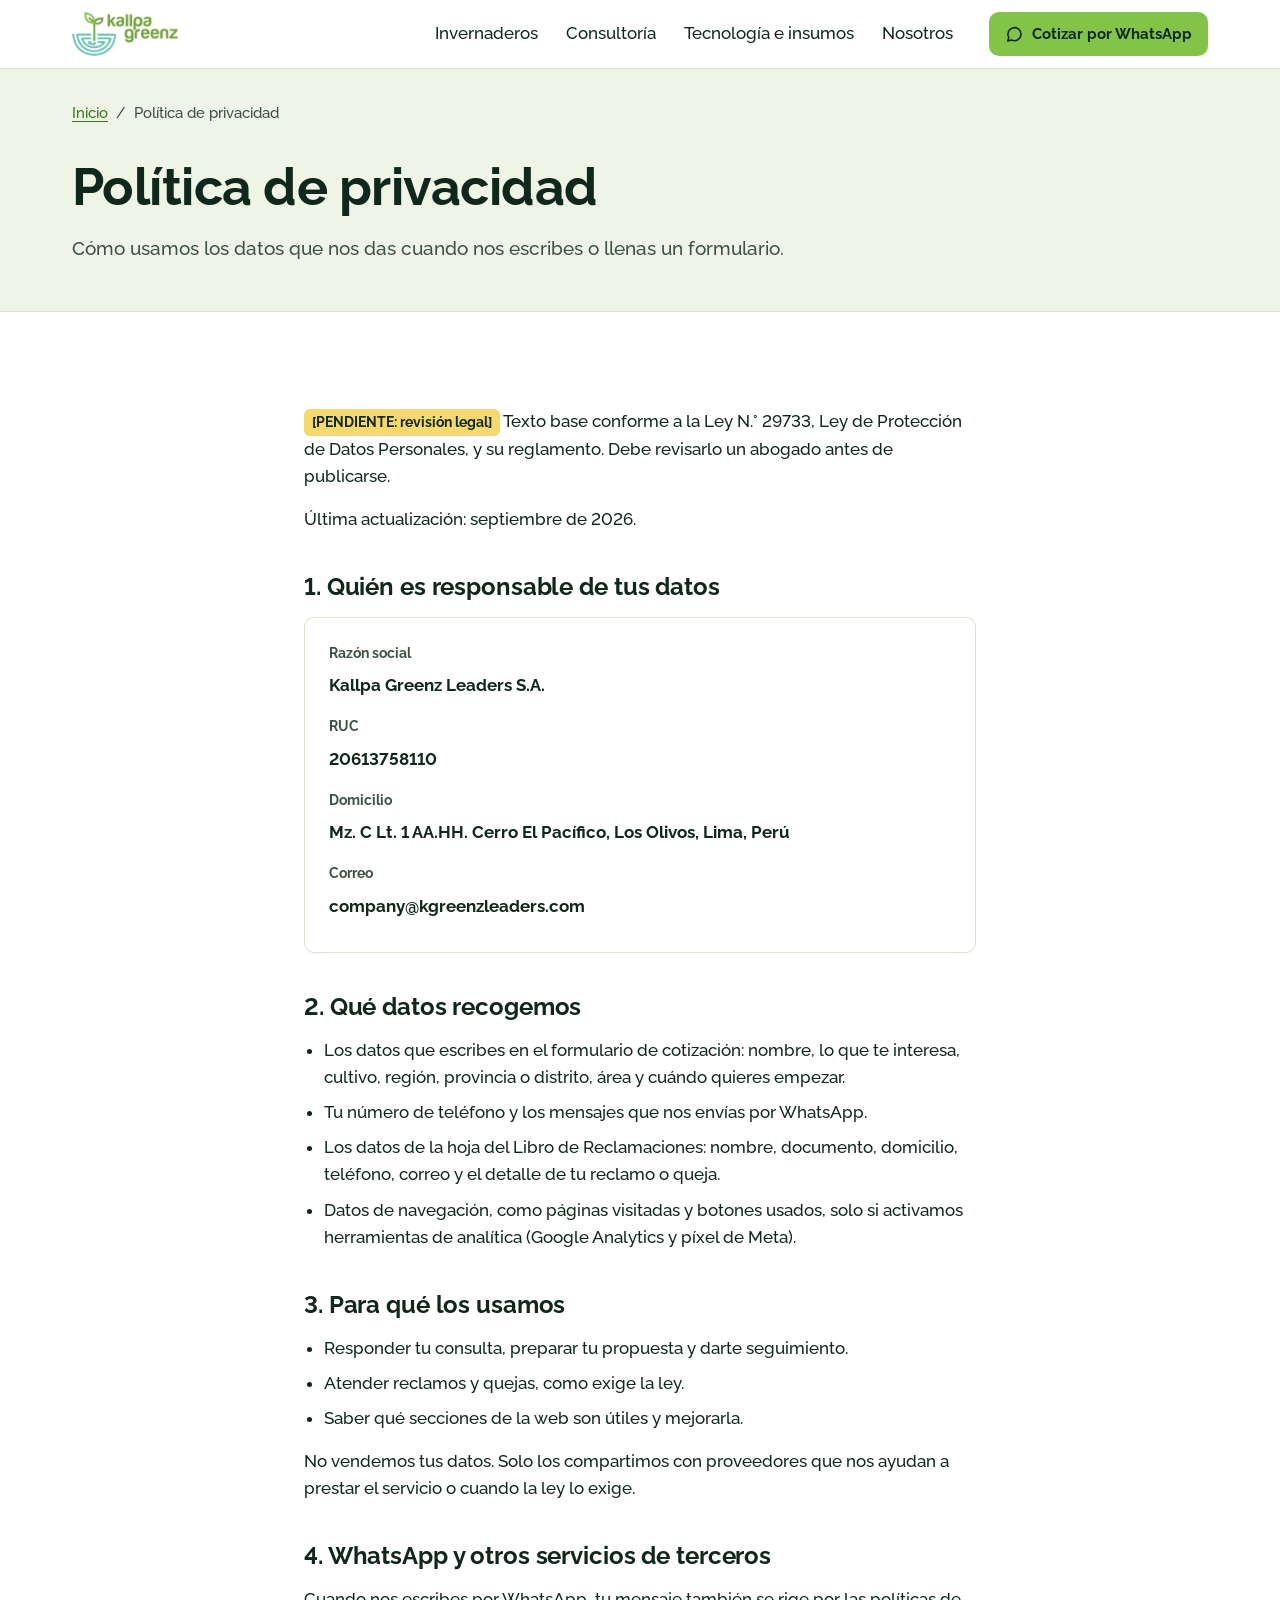
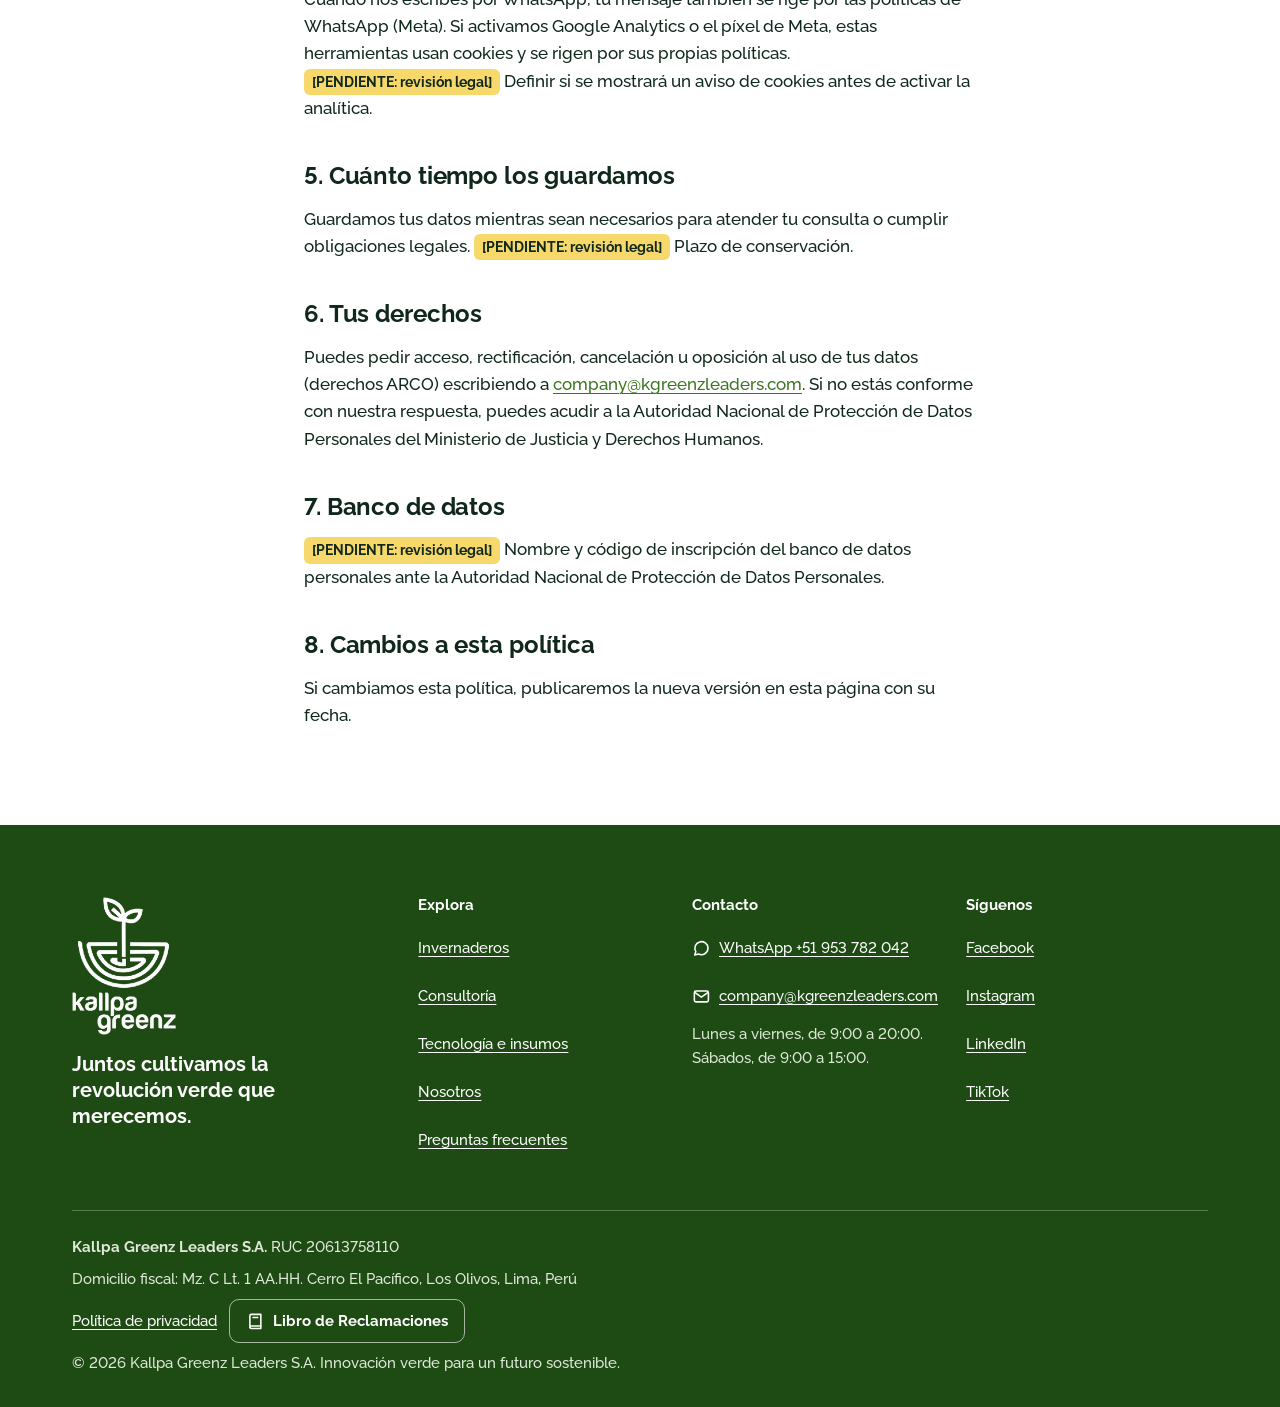
<file: privacidad.html>
<!doctype html>
<html lang="es-PE">
<head>
<meta charset="utf-8">
<meta name="viewport" content="width=device-width, initial-scale=1, viewport-fit=cover">
<title>Política de privacidad | Kallpa Greenz</title>
<meta name="description" content="Cómo Kallpa Greenz Leaders S.A. usa y protege los datos que compartes por WhatsApp y en los formularios de la web.">
<link rel="canonical" href="https://kgreenzleaders.com/privacidad">
<meta property="og:type" content="website">
<meta property="og:site_name" content="Kallpa Greenz">
<meta property="og:locale" content="es_PE">
<meta property="og:title" content="Política de privacidad | Kallpa Greenz">
<meta property="og:description" content="Cómo Kallpa Greenz Leaders S.A. usa y protege los datos que compartes por WhatsApp y en los formularios de la web.">
<meta property="og:url" content="https://kgreenzleaders.com/privacidad">
<meta property="og:image" content="https://kgreenzleaders.com/images/portada.jpg">
<meta property="og:image:width" content="1600">
<meta property="og:image:height" content="900">
<meta property="og:image:alt" content="Macrotúnel de acero galvanizado de Kallpa Greenz sobre un campo de cultivo">
<meta name="twitter:card" content="summary_large_image">
<meta name="theme-color" content="#1e4a14">
<link rel="icon" type="image/png" href="/images/icono.png">
<link rel="apple-touch-icon" href="/images/icono.png">
<link rel="preload" href="/assets/fonts/raleway-700.woff2" as="font" type="font/woff2" crossorigin>
<link rel="preload" href="/assets/fonts/raleway-500.woff2" as="font" type="font/woff2" crossorigin>
<link rel="stylesheet" href="/assets/css/styles.css">
<script type="application/ld+json">
{
 "@context": "https://schema.org",
 "@graph": [
  {
   "@type": "LocalBusiness",
   "@id": "https://kgreenzleaders.com/#organizacion",
   "name": "Kallpa Greenz",
   "legalName": "Kallpa Greenz Leaders S.A.",
   "taxID": "20613758110",
   "url": "https://kgreenzleaders.com/",
   "logo": "https://kgreenzleaders.com/images/logo-horizontal.png",
   "image": "https://kgreenzleaders.com/images/portada.jpg",
   "description": "Empresa agrotecnológica peruana que diseña, instala y da mantenimiento a invernaderos y macrotúneles de acero galvanizado, con tecnología de aliados y consultoría agrícola y ambiental.",
   "telephone": "+51953782042",
   "email": "company@kgreenzleaders.com",
   "address": {
    "@type": "PostalAddress",
    "streetAddress": "Mz. C Lt. 1 AA.HH. Cerro El Pacífico",
    "addressLocality": "Los Olivos",
    "addressRegion": "Lima",
    "addressCountry": "PE"
   },
   "areaServed": {
    "@type": "Country",
    "name": "Perú"
   },
   "openingHoursSpecification": [
    {
     "@type": "OpeningHoursSpecification",
     "dayOfWeek": [
      "Monday",
      "Tuesday",
      "Wednesday",
      "Thursday",
      "Friday"
     ],
     "opens": "09:00",
     "closes": "20:00"
    },
    {
     "@type": "OpeningHoursSpecification",
     "dayOfWeek": "Saturday",
     "opens": "09:00",
     "closes": "15:00"
    }
   ],
   "slogan": "Juntos cultivamos la revolución verde que merecemos",
   "sameAs": [
    "https://www.facebook.com/profile.php?id=61563580066041",
    "https://www.instagram.com/kallpa.greenz/",
    "https://www.linkedin.com/company/kallpa-greenz/",
    "https://www.tiktok.com/@kallpagreenz"
   ]
  },
  {
   "@type": "BreadcrumbList",
   "itemListElement": [
    {
     "@type": "ListItem",
     "position": 1,
     "name": "Inicio",
     "item": "https://kgreenzleaders.com/"
    },
    {
     "@type": "ListItem",
     "position": 2,
     "name": "Política de privacidad",
     "item": "https://kgreenzleaders.com/privacidad"
    }
   ]
  }
 ]
}
</script>
</head>
<body>
<!-- ================= INICIO CABECERA · idéntica en todas las páginas ================= -->
<a class="skip-link" href="#contenido">Saltar al contenido</a>
<header class="site-header">
  <div class="wrap header-bar">
    <a class="brand" href="/">
      <picture><source type="image/webp" srcset="/images/logo-horizontal-240.webp"><img src="/images/logo-horizontal.png" alt="Kallpa Greenz, ir al inicio" width="240" height="100"></picture>
    </a>
    <nav class="site-nav" id="menu" aria-label="Principal">
      <ul><li><a href="/invernaderos">Invernaderos</a></li><li><a href="/consultoria">Consultoría</a></li><li><a href="/tecnologia-e-insumos">Tecnología e insumos</a></li><li><a href="/nosotros">Nosotros</a></li></ul>
    </nav>
    <a class="btn btn-primary btn-sm header-cta" href="https://wa.me/51953782042?text=Hola%20Kallpa%20Greenz%2C%20quiero%20cotizar%20un%20invernadero.%0AMi%20cultivo%3A%0AMi%20zona%20%28regi%C3%B3n%20y%20provincia%29%3A%0A%C3%81rea%20aproximada%3A%0ARef%3A%20WEB-CABECERA" target="_blank" rel="noopener" data-track="click_whatsapp" data-ref="WEB-CABECERA"><svg class="icon" viewBox="0 0 24 24" fill="none" stroke="currentColor" stroke-width="2" stroke-linecap="round" stroke-linejoin="round" aria-hidden="true" focusable="false"><path d="M20.5 11.6a8.4 8.4 0 0 1-12.3 7.5L3.5 20.5l1.4-4.4A8.4 8.4 0 1 1 20.5 11.6z"/></svg><span>Cotizar por WhatsApp</span></a>
    <button class="menu-btn" id="menu-btn" type="button" aria-expanded="false" aria-controls="menu"><svg class="icon icon-menu" viewBox="0 0 24 24" fill="none" stroke="currentColor" stroke-width="2" stroke-linecap="round" stroke-linejoin="round" aria-hidden="true" focusable="false"><path d="M4 7h16M4 12h16M4 17h16"/></svg><svg class="icon icon-close" viewBox="0 0 24 24" fill="none" stroke="currentColor" stroke-width="2" stroke-linecap="round" stroke-linejoin="round" aria-hidden="true" focusable="false"><path d="M6 6l12 12M18 6L6 18"/></svg><span class="menu-label">Menú</span></button>
  </div>
</header>
<!-- ================= FIN CABECERA ================= -->
<main id="contenido" tabindex="-1">
<div class="page-hero"><div class="wrap"><div class="stack"><nav class="breadcrumb" aria-label="Ruta de navegación"><ol><li><a href="/">Inicio</a></li><li aria-current="page">Política de privacidad</li></ol></nav><h1>Política de privacidad</h1><p class="lead">Cómo usamos los datos que nos das cuando nos escribes o llenas un formulario.</p></div></div></div>
<section class="section section--blanco">
  <div class="wrap prose">
    <p><span class="pendiente">[PENDIENTE: revisión legal]</span> Texto base conforme a la Ley N.° 29733, Ley de Protección de Datos Personales, y su reglamento. Debe revisarlo un abogado antes de publicarse.</p>
    <p>Última actualización: septiembre de 2026.</p>

    <h2>1. Quién es responsable de tus datos</h2>
    <dl class="box-legal">
      <dt>Razón social</dt><dd>Kallpa Greenz Leaders S.A.</dd>
      <dt>RUC</dt><dd>20613758110</dd>
      <dt>Domicilio</dt><dd>Mz. C Lt. 1 AA.HH. Cerro El Pacífico, Los Olivos, Lima, Perú</dd>
      <dt>Correo</dt><dd>company@kgreenzleaders.com</dd>
    </dl>

    <h2>2. Qué datos recogemos</h2>
    <ul>
      <li>Los datos que escribes en el formulario de cotización: nombre, lo que te interesa, cultivo, región, provincia o distrito, área y cuándo quieres empezar.</li>
      <li>Tu número de teléfono y los mensajes que nos envías por WhatsApp.</li>
      <li>Los datos de la hoja del Libro de Reclamaciones: nombre, documento, domicilio, teléfono, correo y el detalle de tu reclamo o queja.</li>
      <li>Datos de navegación, como páginas visitadas y botones usados, solo si activamos herramientas de analítica (Google Analytics y píxel de Meta).</li>
    </ul>

    <h2>3. Para qué los usamos</h2>
    <ul>
      <li>Responder tu consulta, preparar tu propuesta y darte seguimiento.</li>
      <li>Atender reclamos y quejas, como exige la ley.</li>
      <li>Saber qué secciones de la web son útiles y mejorarla.</li>
    </ul>
    <p>No vendemos tus datos. Solo los compartimos con proveedores que nos ayudan a prestar el servicio o cuando la ley lo exige.</p>

    <h2>4. WhatsApp y otros servicios de terceros</h2>
    <p>Cuando nos escribes por WhatsApp, tu mensaje también se rige por las políticas de WhatsApp (Meta). Si activamos Google Analytics o el píxel de Meta, estas herramientas usan cookies y se rigen por sus propias políticas. <span class="pendiente">[PENDIENTE: revisión legal]</span> Definir si se mostrará un aviso de cookies antes de activar la analítica.</p>

    <h2>5. Cuánto tiempo los guardamos</h2>
    <p>Guardamos tus datos mientras sean necesarios para atender tu consulta o cumplir obligaciones legales. <span class="pendiente">[PENDIENTE: revisión legal]</span> Plazo de conservación.</p>

    <h2>6. Tus derechos</h2>
    <p>Puedes pedir acceso, rectificación, cancelación u oposición al uso de tus datos (derechos ARCO) escribiendo a <a href="mailto:company@kgreenzleaders.com">company@kgreenzleaders.com</a>. Si no estás conforme con nuestra respuesta, puedes acudir a la Autoridad Nacional de Protección de Datos Personales del Ministerio de Justicia y Derechos Humanos.</p>

    <h2>7. Banco de datos</h2>
    <p><span class="pendiente">[PENDIENTE: revisión legal]</span> Nombre y código de inscripción del banco de datos personales ante la Autoridad Nacional de Protección de Datos Personales.</p>

    <h2>8. Cambios a esta política</h2>
    <p>Si cambiamos esta política, publicaremos la nueva versión en esta página con su fecha.</p>
  </div>
</section>
</main>
<!-- ================= INICIO PIE DE PÁGINA · idéntico en todas las páginas ================= -->
<footer class="site-footer on-dark">
  <div class="wrap">
    <div class="footer-grid">
      <div class="stack">
        <a class="footer-brand" href="/"><picture><source type="image/webp" srcset="/images/logo-blanco-200.webp"><img src="/images/logo-blanco.png" alt="Kallpa Greenz, ir al inicio" width="200" height="265" loading="lazy" decoding="async"></picture></a>
        <p class="slogan">Juntos cultivamos la revolución verde que merecemos.</p>
      </div>
      <div>
        <h2 class="footer-title">Explora</h2>
        <ul class="footer-list"><li><a href="/invernaderos">Invernaderos</a></li><li><a href="/consultoria">Consultoría</a></li><li><a href="/tecnologia-e-insumos">Tecnología e insumos</a></li><li><a href="/nosotros">Nosotros</a></li><li><a href="/#preguntas">Preguntas frecuentes</a></li></ul>
      </div>
      <div>
        <h2 class="footer-title">Contacto</h2>
        <ul class="footer-list">
          <li><a href="https://wa.me/51953782042?text=Hola%20Kallpa%20Greenz%2C%20quiero%20informaci%C3%B3n.%0AMi%20cultivo%3A%0AMi%20zona%20%28regi%C3%B3n%20y%20provincia%29%3A%0A%C3%81rea%20aproximada%3A%0ARef%3A%20WEB-PIE" target="_blank" rel="noopener" data-track="click_whatsapp" data-ref="WEB-PIE"><svg class="icon" viewBox="0 0 24 24" fill="none" stroke="currentColor" stroke-width="2" stroke-linecap="round" stroke-linejoin="round" aria-hidden="true" focusable="false"><path d="M20.5 11.6a8.4 8.4 0 0 1-12.3 7.5L3.5 20.5l1.4-4.4A8.4 8.4 0 1 1 20.5 11.6z"/></svg> WhatsApp +51 953 782 042</a></li>
          <li><a href="mailto:company@kgreenzleaders.com"><svg class="icon" viewBox="0 0 24 24" fill="none" stroke="currentColor" stroke-width="2" stroke-linecap="round" stroke-linejoin="round" aria-hidden="true" focusable="false"><rect x="3" y="5" width="18" height="14" rx="2"/><path d="M3.5 7l8.5 6 8.5-6"/></svg> company@kgreenzleaders.com</a></li>
          <li class="muted">Lunes a viernes, de 9:00 a 20:00. Sábados, de 9:00 a 15:00.</li>
        </ul>
      </div>
      <div>
        <h2 class="footer-title">Síguenos</h2>
        <ul class="footer-list"><li><a href="https://www.facebook.com/profile.php?id=61563580066041" target="_blank" rel="noopener">Facebook</a></li><li><a href="https://www.instagram.com/kallpa.greenz/" target="_blank" rel="noopener">Instagram</a></li><li><a href="https://www.linkedin.com/company/kallpa-greenz/" target="_blank" rel="noopener">LinkedIn</a></li><li><a href="https://www.tiktok.com/@kallpagreenz" target="_blank" rel="noopener">TikTok</a></li></ul>
      </div>
    </div>
    <div class="legal">
      <p><strong>Kallpa Greenz Leaders S.A.</strong> RUC 20613758110</p>
      <address>Domicilio fiscal: Mz. C Lt. 1 AA.HH. Cerro El Pacífico, Los Olivos, Lima, Perú</address>
      <ul class="cluster">
        <li><a href="/privacidad">Política de privacidad</a></li>
        <li><a class="libro-link" href="/libro-de-reclamaciones"><svg class="icon" viewBox="0 0 24 24" fill="none" stroke="currentColor" stroke-width="2" stroke-linecap="round" stroke-linejoin="round" aria-hidden="true" focusable="false"><path d="M5 4.5A1.5 1.5 0 0 1 6.5 3H19v15H6.5A1.5 1.5 0 0 0 5 19.5z"/><path d="M5 19.5A1.5 1.5 0 0 0 6.5 21H19v-3"/><path d="M9 7h6"/></svg> Libro de Reclamaciones</a></li>
      </ul>
      <p>© 2026 Kallpa Greenz Leaders S.A. Innovación verde para un futuro sostenible.</p>
    </div>
  </div>
</footer>
<div class="mobile-bar">
  <a class="btn btn-primary" href="https://wa.me/51953782042?text=Hola%20Kallpa%20Greenz%2C%20quiero%20cotizar%20un%20invernadero.%0AMi%20cultivo%3A%0AMi%20zona%20%28regi%C3%B3n%20y%20provincia%29%3A%0A%C3%81rea%20aproximada%3A%0ARef%3A%20WEB-FLOTANTE" target="_blank" rel="noopener" data-track="click_whatsapp" data-ref="WEB-FLOTANTE"><svg class="icon" viewBox="0 0 24 24" fill="none" stroke="currentColor" stroke-width="2" stroke-linecap="round" stroke-linejoin="round" aria-hidden="true" focusable="false"><path d="M20.5 11.6a8.4 8.4 0 0 1-12.3 7.5L3.5 20.5l1.4-4.4A8.4 8.4 0 1 1 20.5 11.6z"/></svg><span>Cotizar por WhatsApp</span></a>
  <a class="btn btn-secondary" href="/#modelos" data-track="ver_catalogo">Ver modelos</a>
</div>
<div id="aviso" class="visually-hidden" role="status" aria-live="polite"></div>
<!-- ================= FIN PIE DE PÁGINA ================= -->
<script src="/assets/js/main.js" defer></script>
</body>
</html>
</file>
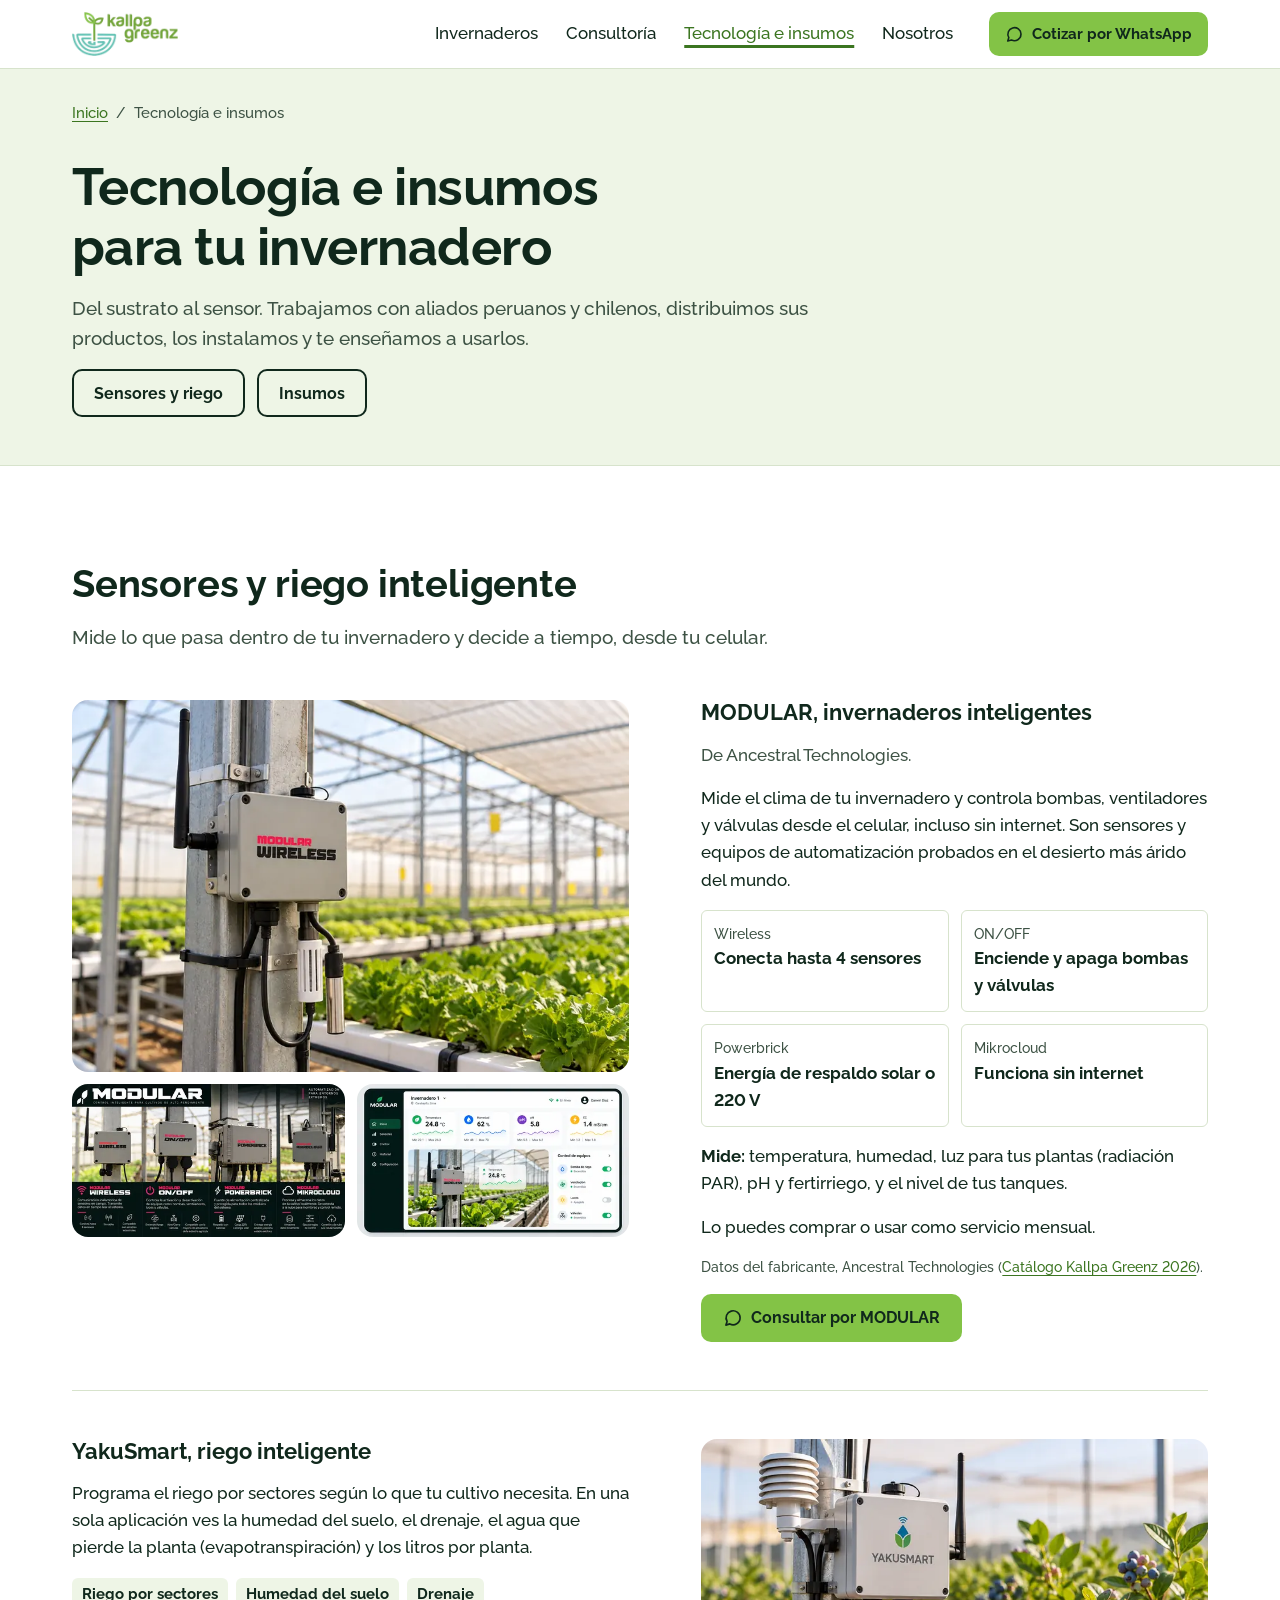
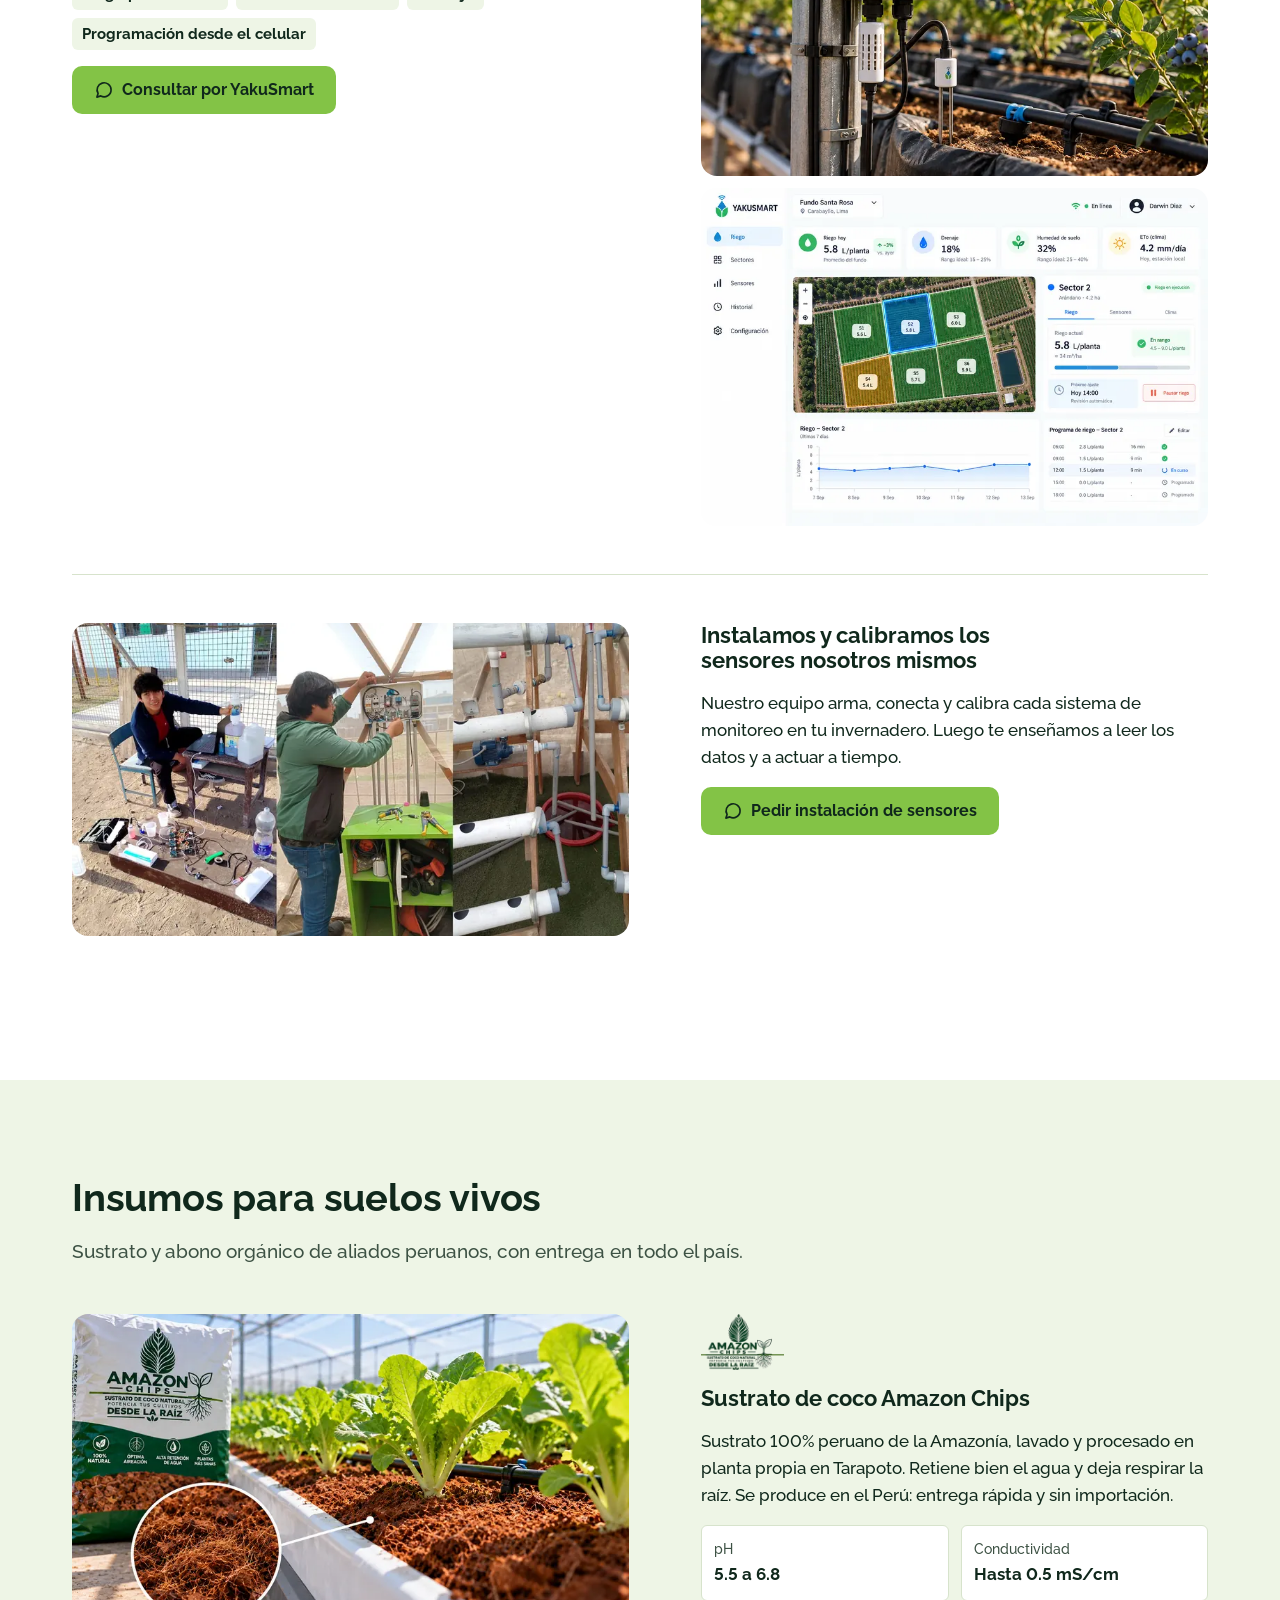
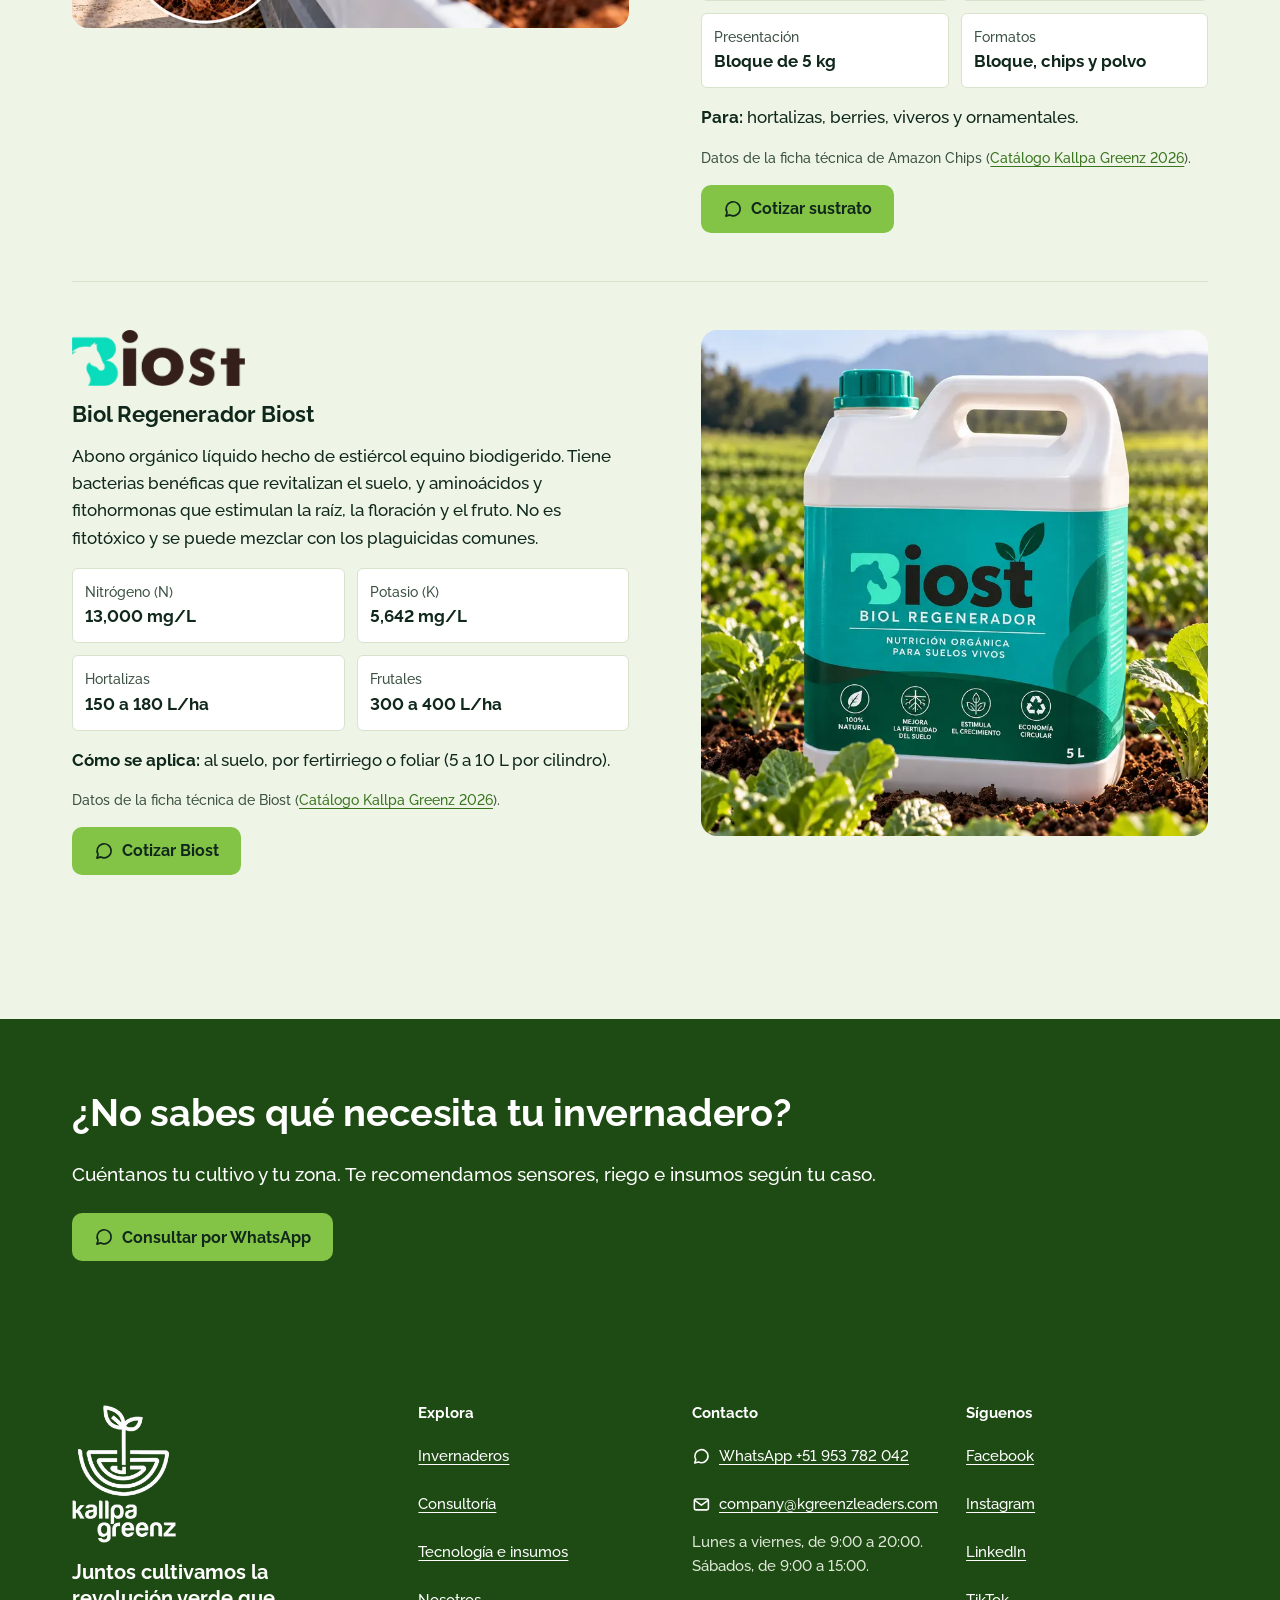
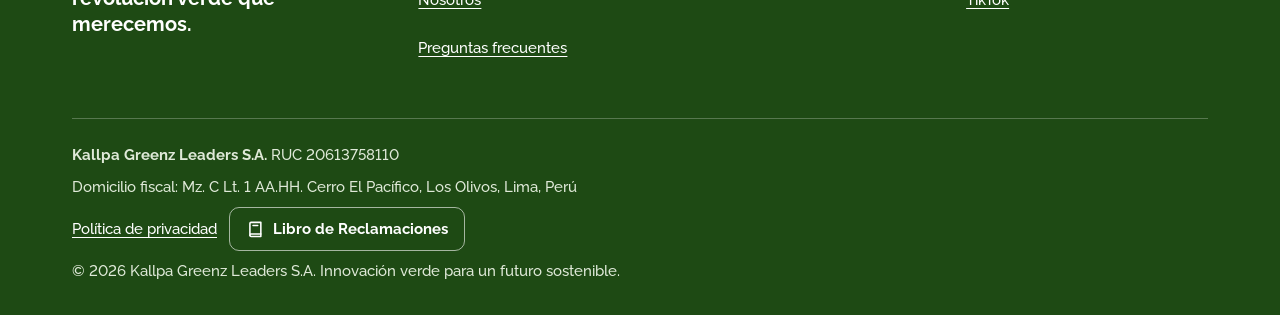
<file: tecnologia-e-insumos.html>
<!doctype html>
<html lang="es-PE">
<head>
<meta charset="utf-8">
<meta name="viewport" content="width=device-width, initial-scale=1, viewport-fit=cover">
<title>Sensores, riego inteligente y sustrato de coco | Kallpa Greenz</title>
<meta name="description" content="MODULAR y YakuSmart para medir y controlar tu invernadero desde el celular, sustrato de coco Amazon Chips y Biol Regenerador Biost. Instalamos y calibramos los sensores.">
<link rel="canonical" href="https://kgreenzleaders.com/tecnologia-e-insumos">
<meta property="og:type" content="website">
<meta property="og:site_name" content="Kallpa Greenz">
<meta property="og:locale" content="es_PE">
<meta property="og:title" content="Sensores, riego inteligente y sustrato de coco | Kallpa Greenz">
<meta property="og:description" content="MODULAR y YakuSmart para medir y controlar tu invernadero desde el celular, sustrato de coco Amazon Chips y Biol Regenerador Biost. Instalamos y calibramos los sensores.">
<meta property="og:url" content="https://kgreenzleaders.com/tecnologia-e-insumos">
<meta property="og:image" content="https://kgreenzleaders.com/images/portada.jpg">
<meta property="og:image:width" content="1600">
<meta property="og:image:height" content="900">
<meta property="og:image:alt" content="Macrotúnel de acero galvanizado de Kallpa Greenz sobre un campo de cultivo">
<meta name="twitter:card" content="summary_large_image">
<meta name="theme-color" content="#1e4a14">
<link rel="icon" type="image/png" href="/images/icono.png">
<link rel="apple-touch-icon" href="/images/icono.png">
<link rel="preload" href="/assets/fonts/raleway-700.woff2" as="font" type="font/woff2" crossorigin>
<link rel="preload" href="/assets/fonts/raleway-500.woff2" as="font" type="font/woff2" crossorigin>
<link rel="stylesheet" href="/assets/css/styles.css">
<script type="application/ld+json">
{
 "@context": "https://schema.org",
 "@graph": [
  {
   "@type": "LocalBusiness",
   "@id": "https://kgreenzleaders.com/#organizacion",
   "name": "Kallpa Greenz",
   "legalName": "Kallpa Greenz Leaders S.A.",
   "taxID": "20613758110",
   "url": "https://kgreenzleaders.com/",
   "logo": "https://kgreenzleaders.com/images/logo-horizontal.png",
   "image": "https://kgreenzleaders.com/images/portada.jpg",
   "description": "Empresa agrotecnológica peruana que diseña, instala y da mantenimiento a invernaderos y macrotúneles de acero galvanizado, con tecnología de aliados y consultoría agrícola y ambiental.",
   "telephone": "+51953782042",
   "email": "company@kgreenzleaders.com",
   "address": {
    "@type": "PostalAddress",
    "streetAddress": "Mz. C Lt. 1 AA.HH. Cerro El Pacífico",
    "addressLocality": "Los Olivos",
    "addressRegion": "Lima",
    "addressCountry": "PE"
   },
   "areaServed": {
    "@type": "Country",
    "name": "Perú"
   },
   "openingHoursSpecification": [
    {
     "@type": "OpeningHoursSpecification",
     "dayOfWeek": [
      "Monday",
      "Tuesday",
      "Wednesday",
      "Thursday",
      "Friday"
     ],
     "opens": "09:00",
     "closes": "20:00"
    },
    {
     "@type": "OpeningHoursSpecification",
     "dayOfWeek": "Saturday",
     "opens": "09:00",
     "closes": "15:00"
    }
   ],
   "slogan": "Juntos cultivamos la revolución verde que merecemos",
   "sameAs": [
    "https://www.facebook.com/profile.php?id=61563580066041",
    "https://www.instagram.com/kallpa.greenz/",
    "https://www.linkedin.com/company/kallpa-greenz/",
    "https://www.tiktok.com/@kallpagreenz"
   ]
  },
  {
   "@type": "BreadcrumbList",
   "itemListElement": [
    {
     "@type": "ListItem",
     "position": 1,
     "name": "Inicio",
     "item": "https://kgreenzleaders.com/"
    },
    {
     "@type": "ListItem",
     "position": 2,
     "name": "Tecnología e insumos",
     "item": "https://kgreenzleaders.com/tecnologia-e-insumos"
    }
   ]
  },
  {
   "@type": "Product",
   "@id": "https://kgreenzleaders.com/tecnologia-e-insumos#modular",
   "name": "MODULAR, invernaderos inteligentes",
   "brand": {
    "@type": "Brand",
    "name": "Ancestral Technologies"
   },
   "description": "Sensores y automatización para medir el clima del invernadero y controlar bombas, ventiladores y válvulas desde el celular, incluso sin internet.",
   "image": "https://kgreenzleaders.com/images/modular-instalado.jpg"
  },
  {
   "@type": "Product",
   "@id": "https://kgreenzleaders.com/tecnologia-e-insumos#yakusmart",
   "name": "YakuSmart, riego inteligente",
   "brand": {
    "@type": "Brand",
    "name": "YakuSmart"
   },
   "description": "Software y sensores para programar el riego por sectores según la humedad del suelo, el drenaje y la evapotranspiración.",
   "image": "https://kgreenzleaders.com/images/yakusmart-sensor.jpg"
  },
  {
   "@type": "Product",
   "@id": "https://kgreenzleaders.com/tecnologia-e-insumos#amazon-chips",
   "name": "Sustrato de coco Amazon Chips",
   "brand": {
    "@type": "Brand",
    "name": "Amazon Chips"
   },
   "description": "Sustrato de coco peruano de la Amazonía, lavado y procesado en Tarapoto. Bloque de 5 kg; formatos bloque, chips y polvo.",
   "image": "https://kgreenzleaders.com/images/amazon-chips.jpg"
  },
  {
   "@type": "Product",
   "@id": "https://kgreenzleaders.com/tecnologia-e-insumos#biost",
   "name": "Biol Regenerador Biost",
   "brand": {
    "@type": "Brand",
    "name": "Biost"
   },
   "description": "Abono orgánico líquido de estiércol equino biodigerido con bacterias benéficas, aminoácidos y fitohormonas.",
   "image": "https://kgreenzleaders.com/images/biost.jpg"
  },
  {
   "@type": "Service",
   "@id": "https://kgreenzleaders.com/tecnologia-e-insumos#instalacion-sensores",
   "name": "Instalación y calibración de sensores",
   "provider": {
    "@id": "https://kgreenzleaders.com/#organizacion"
   },
   "areaServed": {
    "@type": "Country",
    "name": "Perú"
   },
   "description": "Armado, conexión y calibración de sistemas de monitoreo en invernaderos, con capacitación al productor."
  }
 ]
}
</script>
</head>
<body>
<!-- ================= INICIO CABECERA · idéntica en todas las páginas ================= -->
<a class="skip-link" href="#contenido">Saltar al contenido</a>
<header class="site-header">
  <div class="wrap header-bar">
    <a class="brand" href="/">
      <picture><source type="image/webp" srcset="/images/logo-horizontal-240.webp"><img src="/images/logo-horizontal.png" alt="Kallpa Greenz, ir al inicio" width="240" height="100"></picture>
    </a>
    <nav class="site-nav" id="menu" aria-label="Principal">
      <ul><li><a href="/invernaderos">Invernaderos</a></li><li><a href="/consultoria">Consultoría</a></li><li><a href="/tecnologia-e-insumos">Tecnología e insumos</a></li><li><a href="/nosotros">Nosotros</a></li></ul>
    </nav>
    <a class="btn btn-primary btn-sm header-cta" href="https://wa.me/51953782042?text=Hola%20Kallpa%20Greenz%2C%20quiero%20cotizar%20un%20invernadero.%0AMi%20cultivo%3A%0AMi%20zona%20%28regi%C3%B3n%20y%20provincia%29%3A%0A%C3%81rea%20aproximada%3A%0ARef%3A%20WEB-CABECERA" target="_blank" rel="noopener" data-track="click_whatsapp" data-ref="WEB-CABECERA"><svg class="icon" viewBox="0 0 24 24" fill="none" stroke="currentColor" stroke-width="2" stroke-linecap="round" stroke-linejoin="round" aria-hidden="true" focusable="false"><path d="M20.5 11.6a8.4 8.4 0 0 1-12.3 7.5L3.5 20.5l1.4-4.4A8.4 8.4 0 1 1 20.5 11.6z"/></svg><span>Cotizar por WhatsApp</span></a>
    <button class="menu-btn" id="menu-btn" type="button" aria-expanded="false" aria-controls="menu"><svg class="icon icon-menu" viewBox="0 0 24 24" fill="none" stroke="currentColor" stroke-width="2" stroke-linecap="round" stroke-linejoin="round" aria-hidden="true" focusable="false"><path d="M4 7h16M4 12h16M4 17h16"/></svg><svg class="icon icon-close" viewBox="0 0 24 24" fill="none" stroke="currentColor" stroke-width="2" stroke-linecap="round" stroke-linejoin="round" aria-hidden="true" focusable="false"><path d="M6 6l12 12M18 6L6 18"/></svg><span class="menu-label">Menú</span></button>
  </div>
</header>
<!-- ================= FIN CABECERA ================= -->
<main id="contenido" tabindex="-1">
<div class="page-hero"><div class="wrap"><div class="stack"><nav class="breadcrumb" aria-label="Ruta de navegación"><ol><li><a href="/">Inicio</a></li><li aria-current="page">Tecnología e insumos</li></ol></nav><h1>Tecnología e insumos para tu invernadero</h1><p class="lead">Del sustrato al sensor. Trabajamos con aliados peruanos y chilenos, distribuimos sus productos, los instalamos y te enseñamos a usarlos.</p><div class="cluster"><a class="btn btn-secondary" href="#sensores">Sensores y riego</a><a class="btn btn-secondary" href="#insumos">Insumos</a></div></div></div></div>

<section class="section section--blanco" id="sensores" aria-labelledby="t-sensores">
  <div class="wrap">
    <div class="section-head">
      <h2 id="t-sensores">Sensores y riego inteligente</h2>
      <p class="lead">Mide lo que pasa dentro de tu invernadero y decide a tiempo, desde tu celular.</p>
    </div>

    <article class="product" id="modular" aria-labelledby="t-modular">
      <div class="product-media">
        <picture><source type="image/webp" srcset="/images/modular-instalado-480.webp 480w, /images/modular-instalado-800.webp 800w, /images/modular-instalado-1200.webp 1200w" sizes="(min-width: 960px) 560px, 100vw"><img src="/images/modular-instalado.jpg" alt="Equipo MODULAR Wireless instalado en un poste dentro de un invernadero con lechugas" width="1536" height="1024" loading="lazy" decoding="async"></picture>
        <div class="pair">
          <picture><source type="image/webp" srcset="/images/modular-equipos-480.webp 480w, /images/modular-equipos-800.webp 800w, /images/modular-equipos-1200.webp 1200w, /images/modular-equipos-1600.webp 1600w" sizes="(min-width: 960px) 280px, 50vw"><img src="/images/modular-equipos.jpg" alt="Los cuatro equipos MODULAR: Wireless, ON/OFF, Powerbrick y Mikrocloud" width="1600" height="900" loading="lazy" decoding="async"></picture>
          <picture><source type="image/webp" srcset="/images/modular-app-480.webp 480w, /images/modular-app-800.webp 800w, /images/modular-app-1200.webp 1200w, /images/modular-app-1600.webp 1600w" sizes="(min-width: 960px) 280px, 50vw"><img src="/images/modular-app.jpg" alt="Aplicación de MODULAR con temperatura, humedad, pH y control de equipos" width="1600" height="900" loading="lazy" decoding="async"></picture>
        </div>
      </div>
      <div class="stack">
        <h3 id="t-modular">MODULAR, invernaderos inteligentes</h3>
        <p class="muted">De Ancestral Technologies.</p>
        <p>Mide el clima de tu invernadero y controla bombas, ventiladores y válvulas desde el celular, incluso sin internet. Son sensores y equipos de automatización probados en el desierto más árido del mundo.</p>
        <!-- fuente: ficha técnica de MODULAR, Ancestral Technologies (Catálogo Kallpa Greenz, septiembre 2026) -->
        <dl class="datos">
          <div><dt>Wireless</dt><dd>Conecta hasta 4 sensores</dd></div>
          <div><dt>ON/OFF</dt><dd>Enciende y apaga bombas y válvulas</dd></div>
          <div><dt>Powerbrick</dt><dd>Energía de respaldo solar o 220 V</dd></div>
          <div><dt>Mikrocloud</dt><dd>Funciona sin internet</dd></div>
        </dl>
        <p><strong>Mide:</strong> temperatura, humedad, luz para tus plantas (radiación PAR), pH y fertirriego, y el nivel de tus tanques.</p>
        <p>Lo puedes comprar o usar como servicio mensual.</p>
        <p class="source">Datos del fabricante, Ancestral Technologies (<a href="https://canva.link/y7irb0u74u6p9vm" target="_blank" rel="noopener" data-track="ver_catalogo">Catálogo Kallpa Greenz 2026</a>).</p>
        <div><a class="btn btn-primary" href="https://wa.me/51953782042?text=Hola%20Kallpa%20Greenz%2C%20quiero%20informaci%C3%B3n%20sobre%20MODULAR%20para%20medir%20y%20controlar%20mi%20invernadero.%0AMi%20cultivo%3A%0AMi%20zona%20%28regi%C3%B3n%20y%20provincia%29%3A%0A%C3%81rea%20aproximada%3A%0ARef%3A%20WEB-MODULAR" target="_blank" rel="noopener" data-track="click_whatsapp" data-ref="WEB-MODULAR"><svg class="icon" viewBox="0 0 24 24" fill="none" stroke="currentColor" stroke-width="2" stroke-linecap="round" stroke-linejoin="round" aria-hidden="true" focusable="false"><path d="M20.5 11.6a8.4 8.4 0 0 1-12.3 7.5L3.5 20.5l1.4-4.4A8.4 8.4 0 1 1 20.5 11.6z"/></svg><span>Consultar por MODULAR</span></a></div>
      </div>
    </article>

    <article class="product product--inverso" id="yakusmart" aria-labelledby="t-yakusmart">
      <div class="product-media">
        <picture><source type="image/webp" srcset="/images/yakusmart-sensor-480.webp 480w, /images/yakusmart-sensor-800.webp 800w, /images/yakusmart-sensor-1200.webp 1200w" sizes="(min-width: 960px) 560px, 100vw"><img src="/images/yakusmart-sensor.jpg" alt="Estación YakuSmart con sensores en un cultivo de arándanos" width="1536" height="1024" loading="lazy" decoding="async"></picture>
        <picture><source type="image/webp" srcset="/images/yakusmart-app-480.webp 480w, /images/yakusmart-app-800.webp 800w, /images/yakusmart-app-1200.webp 1200w" sizes="(min-width: 960px) 560px, 100vw"><img src="/images/yakusmart-app.jpg" alt="Aplicación YakuSmart con el mapa de sectores de riego y la humedad del suelo" width="1536" height="1024" loading="lazy" decoding="async"></picture>
      </div>
      <div class="stack">
        <h3 id="t-yakusmart">YakuSmart, riego inteligente</h3>
        <p>Programa el riego por sectores según lo que tu cultivo necesita. En una sola aplicación ves la humedad del suelo, el drenaje, el agua que pierde la planta (evapotranspiración) y los litros por planta.</p>
        <ul class="chips"><li>Riego por sectores</li><li>Humedad del suelo</li><li>Drenaje</li><li>Programación desde el celular</li></ul>
        <div><a class="btn btn-primary" href="https://wa.me/51953782042?text=Hola%20Kallpa%20Greenz%2C%20quiero%20informaci%C3%B3n%20sobre%20YakuSmart%20para%20programar%20mi%20riego.%0AMi%20cultivo%3A%0AMi%20zona%20%28regi%C3%B3n%20y%20provincia%29%3A%0A%C3%81rea%20aproximada%3A%0ARef%3A%20WEB-YAKUSMART" target="_blank" rel="noopener" data-track="click_whatsapp" data-ref="WEB-YAKUSMART"><svg class="icon" viewBox="0 0 24 24" fill="none" stroke="currentColor" stroke-width="2" stroke-linecap="round" stroke-linejoin="round" aria-hidden="true" focusable="false"><path d="M20.5 11.6a8.4 8.4 0 0 1-12.3 7.5L3.5 20.5l1.4-4.4A8.4 8.4 0 1 1 20.5 11.6z"/></svg><span>Consultar por YakuSmart</span></a></div>
      </div>
    </article>

    <article class="product" id="instalacion-sensores" aria-labelledby="t-instalamos">
      <div class="product-media">
        <picture><source type="image/webp" srcset="/images/instalacion-sensores-480.webp 480w, /images/instalacion-sensores-800.webp 800w, /images/instalacion-sensores-1200.webp 1200w, /images/instalacion-sensores-1600.webp 1600w" sizes="(min-width: 960px) 560px, 100vw"><img src="/images/instalacion-sensores.jpg" alt="Técnicos de Kallpa Greenz armando, conectando y calibrando sensores en campo" width="1600" height="900" loading="lazy" decoding="async"></picture>
      </div>
      <div class="stack">
        <h3 id="t-instalamos">Instalamos y calibramos los sensores nosotros mismos</h3>
        <p>Nuestro equipo arma, conecta y calibra cada sistema de monitoreo en tu invernadero. Luego te enseñamos a leer los datos y a actuar a tiempo.</p>
        <div><a class="btn btn-primary" href="https://wa.me/51953782042?text=Hola%20Kallpa%20Greenz%2C%20quiero%20que%20instalen%20y%20calibren%20sensores%20en%20mi%20invernadero.%0AMi%20cultivo%3A%0AMi%20zona%20%28regi%C3%B3n%20y%20provincia%29%3A%0A%C3%81rea%20aproximada%3A%0ARef%3A%20WEB-SENSORES" target="_blank" rel="noopener" data-track="click_whatsapp" data-ref="WEB-SENSORES"><svg class="icon" viewBox="0 0 24 24" fill="none" stroke="currentColor" stroke-width="2" stroke-linecap="round" stroke-linejoin="round" aria-hidden="true" focusable="false"><path d="M20.5 11.6a8.4 8.4 0 0 1-12.3 7.5L3.5 20.5l1.4-4.4A8.4 8.4 0 1 1 20.5 11.6z"/></svg><span>Pedir instalación de sensores</span></a></div>
      </div>
    </article>
  </div>
</section>

<section class="section section--niebla" id="insumos" aria-labelledby="t-insumos">
  <div class="wrap">
    <div class="section-head">
      <h2 id="t-insumos">Insumos para suelos vivos</h2>
      <p class="lead">Sustrato y abono orgánico de aliados peruanos, con entrega en todo el país.</p>
    </div>

    <article class="product" id="amazon-chips" aria-labelledby="t-amazon">
      <div class="product-media">
        <picture><source type="image/webp" srcset="/images/amazon-chips-480.webp 480w, /images/amazon-chips-800.webp 800w, /images/amazon-chips-1200.webp 1200w, /images/amazon-chips-1600.webp 1600w" sizes="(min-width: 960px) 560px, 100vw"><img src="/images/amazon-chips.jpg" alt="Sustrato de coco Amazon Chips en una cama de cultivo con lechugas" width="1600" height="900" loading="lazy" decoding="async"></picture>
      </div>
      <div class="stack">
        <picture><source type="image/webp" srcset="/images/logo-amazon-chips.webp"><img class="product-logo" src="/images/logo-amazon-chips.png" alt="Amazon Chips" width="120" height="81" loading="lazy" decoding="async"></picture>
        <h3 id="t-amazon">Sustrato de coco Amazon Chips</h3>
        <p>Sustrato 100% peruano de la Amazonía, lavado y procesado en planta propia en Tarapoto. Retiene bien el agua y deja respirar la raíz. Se produce en el Perú: entrega rápida y sin importación.</p>
        <!-- fuente: ficha técnica de Amazon Chips (Catálogo Kallpa Greenz, septiembre 2026) -->
        <dl class="datos">
          <div><dt>pH</dt><dd>5.5 a 6.8</dd></div>
          <div><dt>Conductividad</dt><dd>Hasta 0.5 mS/cm</dd></div>
          <div><dt>Presentación</dt><dd>Bloque de 5 kg</dd></div>
          <div><dt>Formatos</dt><dd>Bloque, chips y polvo</dd></div>
        </dl>
        <p><strong>Para:</strong> hortalizas, berries, viveros y ornamentales.</p>
        <p class="source">Datos de la ficha técnica de Amazon Chips (<a href="https://canva.link/y7irb0u74u6p9vm" target="_blank" rel="noopener" data-track="ver_catalogo">Catálogo Kallpa Greenz 2026</a>).</p>
        <div><a class="btn btn-primary" href="https://wa.me/51953782042?text=Hola%20Kallpa%20Greenz%2C%20quiero%20cotizar%20sustrato%20de%20coco%20Amazon%20Chips.%0ACantidad%20aproximada%3A%0AMi%20zona%20%28regi%C3%B3n%20y%20provincia%29%3A%0ARef%3A%20WEB-AMAZONCHIPS" target="_blank" rel="noopener" data-track="click_whatsapp" data-ref="WEB-AMAZONCHIPS"><svg class="icon" viewBox="0 0 24 24" fill="none" stroke="currentColor" stroke-width="2" stroke-linecap="round" stroke-linejoin="round" aria-hidden="true" focusable="false"><path d="M20.5 11.6a8.4 8.4 0 0 1-12.3 7.5L3.5 20.5l1.4-4.4A8.4 8.4 0 1 1 20.5 11.6z"/></svg><span>Cotizar sustrato</span></a></div>
      </div>
    </article>

    <article class="product product--inverso" id="biost" aria-labelledby="t-biost">
      <div class="product-media">
        <picture><source type="image/webp" srcset="/images/biost-480.webp 480w, /images/biost-800.webp 800w, /images/biost-1200.webp 1200w" sizes="(min-width: 960px) 560px, 100vw"><img src="/images/biost.jpg" alt="Bidón de 5 litros de Biol Regenerador Biost en un campo de cultivo" width="1254" height="1254" loading="lazy" decoding="async"></picture>
      </div>
      <div class="stack">
        <picture><source type="image/webp" srcset="/images/logo-biost.webp"><img class="product-logo" src="/images/logo-biost.png" alt="Biost" width="170" height="55" loading="lazy" decoding="async"></picture>
        <h3 id="t-biost">Biol Regenerador Biost</h3>
        <p>Abono orgánico líquido hecho de estiércol equino biodigerido. Tiene bacterias benéficas que revitalizan el suelo, y aminoácidos y fitohormonas que estimulan la raíz, la floración y el fruto. No es fitotóxico y se puede mezclar con los plaguicidas comunes.</p>
        <!-- fuente: ficha técnica de Biost (Catálogo Kallpa Greenz, septiembre 2026) -->
        <dl class="datos">
          <div><dt>Nitrógeno (N)</dt><dd>13,000 mg/L</dd></div>
          <div><dt>Potasio (K)</dt><dd>5,642 mg/L</dd></div>
          <div><dt>Hortalizas</dt><dd>150 a 180 L/ha</dd></div>
          <div><dt>Frutales</dt><dd>300 a 400 L/ha</dd></div>
        </dl>
        <p><strong>Cómo se aplica:</strong> al suelo, por fertirriego o foliar (5 a 10 L por cilindro).</p>
        <p class="source">Datos de la ficha técnica de Biost (<a href="https://canva.link/y7irb0u74u6p9vm" target="_blank" rel="noopener" data-track="ver_catalogo">Catálogo Kallpa Greenz 2026</a>).</p>
        <div><a class="btn btn-primary" href="https://wa.me/51953782042?text=Hola%20Kallpa%20Greenz%2C%20quiero%20cotizar%20Biol%20Regenerador%20Biost.%0AMi%20cultivo%3A%0A%C3%81rea%20aproximada%3A%0AMi%20zona%20%28regi%C3%B3n%20y%20provincia%29%3A%0ARef%3A%20WEB-BIOST" target="_blank" rel="noopener" data-track="click_whatsapp" data-ref="WEB-BIOST"><svg class="icon" viewBox="0 0 24 24" fill="none" stroke="currentColor" stroke-width="2" stroke-linecap="round" stroke-linejoin="round" aria-hidden="true" focusable="false"><path d="M20.5 11.6a8.4 8.4 0 0 1-12.3 7.5L3.5 20.5l1.4-4.4A8.4 8.4 0 1 1 20.5 11.6z"/></svg><span>Cotizar Biost</span></a></div>
      </div>
    </article>
  </div>
</section>

<section class="cta-band on-dark" aria-labelledby="t-cierre-tec">
  <div class="wrap">
    <h2 id="t-cierre-tec">¿No sabes qué necesita tu invernadero?</h2>
    <p>Cuéntanos tu cultivo y tu zona. Te recomendamos sensores, riego e insumos según tu caso.</p>
    <div><a class="btn btn-primary" href="https://wa.me/51953782042?text=Hola%20Kallpa%20Greenz%2C%20quiero%20una%20recomendaci%C3%B3n%20de%20tecnolog%C3%ADa%20e%20insumos%20para%20mi%20cultivo.%0AMi%20cultivo%3A%0AMi%20zona%20%28regi%C3%B3n%20y%20provincia%29%3A%0A%C3%81rea%20aproximada%3A%0ARef%3A%20WEB-TEC-CIERRE" target="_blank" rel="noopener" data-track="click_whatsapp" data-ref="WEB-TEC-CIERRE"><svg class="icon" viewBox="0 0 24 24" fill="none" stroke="currentColor" stroke-width="2" stroke-linecap="round" stroke-linejoin="round" aria-hidden="true" focusable="false"><path d="M20.5 11.6a8.4 8.4 0 0 1-12.3 7.5L3.5 20.5l1.4-4.4A8.4 8.4 0 1 1 20.5 11.6z"/></svg><span>Consultar por WhatsApp</span></a></div>
  </div>
</section>
</main>
<!-- ================= INICIO PIE DE PÁGINA · idéntico en todas las páginas ================= -->
<footer class="site-footer on-dark">
  <div class="wrap">
    <div class="footer-grid">
      <div class="stack">
        <a class="footer-brand" href="/"><picture><source type="image/webp" srcset="/images/logo-blanco-200.webp"><img src="/images/logo-blanco.png" alt="Kallpa Greenz, ir al inicio" width="200" height="265" loading="lazy" decoding="async"></picture></a>
        <p class="slogan">Juntos cultivamos la revolución verde que merecemos.</p>
      </div>
      <div>
        <h2 class="footer-title">Explora</h2>
        <ul class="footer-list"><li><a href="/invernaderos">Invernaderos</a></li><li><a href="/consultoria">Consultoría</a></li><li><a href="/tecnologia-e-insumos">Tecnología e insumos</a></li><li><a href="/nosotros">Nosotros</a></li><li><a href="/#preguntas">Preguntas frecuentes</a></li></ul>
      </div>
      <div>
        <h2 class="footer-title">Contacto</h2>
        <ul class="footer-list">
          <li><a href="https://wa.me/51953782042?text=Hola%20Kallpa%20Greenz%2C%20quiero%20informaci%C3%B3n.%0AMi%20cultivo%3A%0AMi%20zona%20%28regi%C3%B3n%20y%20provincia%29%3A%0A%C3%81rea%20aproximada%3A%0ARef%3A%20WEB-PIE" target="_blank" rel="noopener" data-track="click_whatsapp" data-ref="WEB-PIE"><svg class="icon" viewBox="0 0 24 24" fill="none" stroke="currentColor" stroke-width="2" stroke-linecap="round" stroke-linejoin="round" aria-hidden="true" focusable="false"><path d="M20.5 11.6a8.4 8.4 0 0 1-12.3 7.5L3.5 20.5l1.4-4.4A8.4 8.4 0 1 1 20.5 11.6z"/></svg> WhatsApp +51 953 782 042</a></li>
          <li><a href="mailto:company@kgreenzleaders.com"><svg class="icon" viewBox="0 0 24 24" fill="none" stroke="currentColor" stroke-width="2" stroke-linecap="round" stroke-linejoin="round" aria-hidden="true" focusable="false"><rect x="3" y="5" width="18" height="14" rx="2"/><path d="M3.5 7l8.5 6 8.5-6"/></svg> company@kgreenzleaders.com</a></li>
          <li class="muted">Lunes a viernes, de 9:00 a 20:00. Sábados, de 9:00 a 15:00.</li>
        </ul>
      </div>
      <div>
        <h2 class="footer-title">Síguenos</h2>
        <ul class="footer-list"><li><a href="https://www.facebook.com/profile.php?id=61563580066041" target="_blank" rel="noopener">Facebook</a></li><li><a href="https://www.instagram.com/kallpa.greenz/" target="_blank" rel="noopener">Instagram</a></li><li><a href="https://www.linkedin.com/company/kallpa-greenz/" target="_blank" rel="noopener">LinkedIn</a></li><li><a href="https://www.tiktok.com/@kallpagreenz" target="_blank" rel="noopener">TikTok</a></li></ul>
      </div>
    </div>
    <div class="legal">
      <p><strong>Kallpa Greenz Leaders S.A.</strong> RUC 20613758110</p>
      <address>Domicilio fiscal: Mz. C Lt. 1 AA.HH. Cerro El Pacífico, Los Olivos, Lima, Perú</address>
      <ul class="cluster">
        <li><a href="/privacidad">Política de privacidad</a></li>
        <li><a class="libro-link" href="/libro-de-reclamaciones"><svg class="icon" viewBox="0 0 24 24" fill="none" stroke="currentColor" stroke-width="2" stroke-linecap="round" stroke-linejoin="round" aria-hidden="true" focusable="false"><path d="M5 4.5A1.5 1.5 0 0 1 6.5 3H19v15H6.5A1.5 1.5 0 0 0 5 19.5z"/><path d="M5 19.5A1.5 1.5 0 0 0 6.5 21H19v-3"/><path d="M9 7h6"/></svg> Libro de Reclamaciones</a></li>
      </ul>
      <p>© 2026 Kallpa Greenz Leaders S.A. Innovación verde para un futuro sostenible.</p>
    </div>
  </div>
</footer>
<div class="mobile-bar">
  <a class="btn btn-primary" href="https://wa.me/51953782042?text=Hola%20Kallpa%20Greenz%2C%20quiero%20cotizar%20un%20invernadero.%0AMi%20cultivo%3A%0AMi%20zona%20%28regi%C3%B3n%20y%20provincia%29%3A%0A%C3%81rea%20aproximada%3A%0ARef%3A%20WEB-FLOTANTE" target="_blank" rel="noopener" data-track="click_whatsapp" data-ref="WEB-FLOTANTE"><svg class="icon" viewBox="0 0 24 24" fill="none" stroke="currentColor" stroke-width="2" stroke-linecap="round" stroke-linejoin="round" aria-hidden="true" focusable="false"><path d="M20.5 11.6a8.4 8.4 0 0 1-12.3 7.5L3.5 20.5l1.4-4.4A8.4 8.4 0 1 1 20.5 11.6z"/></svg><span>Cotizar por WhatsApp</span></a>
  <a class="btn btn-secondary" href="/#modelos" data-track="ver_catalogo">Ver modelos</a>
</div>
<div id="aviso" class="visually-hidden" role="status" aria-live="polite"></div>
<!-- ================= FIN PIE DE PÁGINA ================= -->
<script src="/assets/js/main.js" defer></script>
</body>
</html>
</file>
<file: assets/css/styles.css>
/* ==========================================================================
   Kallpa Greenz · styles.css
   Una sola hoja para todo el sitio. Orden: 1 Tokens · 2 Fuentes · 3 Base ·
   4 Layout · 5 Componentes · 6 Utilidades.
   Solo tema claro (manual de marca). Mobile-first: puntos de quiebre 600 y 960 px.
   ========================================================================== */

/* 1. TOKENS ---------------------------------------------------------------- */
:root {
  color-scheme: light;

  /* Paleta oficial (manual de marca) */
  --verde: #569b32;          /* 3.43:1 sobre blanco: solo texto grande (≥24 px) e íconos */
  --lima: #83c346;           /* fondo del botón principal, siempre con texto --tinta (7.35:1) */
  --amarillo: #f7d86a;       /* resaltados con texto --tinta (11.16:1) */
  --turquesa: #65bfb2;       /* detalles y bordes; con texto --tinta (7.19:1) */

  /* Derivados para cumplir contraste AA */
  --verde-texto: #3b7520;    /* texto verde pequeño: 5.6:1 en blanco, 5.02:1 en --niebla */
  --verde-profundo: #1e4a14; /* pie y bandas oscuras: blanco 10.27:1, --lima 4.82:1, --amarillo 7.33:1 */
  --lima-hover: #74b43a;     /* botón principal al pasar el cursor (texto --tinta 6.21:1) */
  --amarillo-suave: #fcf0c3; /* fondo de ofertas: --tinta 13.7:1 */

  /* Neutros */
  --tinta: #10281c;          /* texto principal: 15.64:1 en blanco */
  --tinta-suave: #3d5244;    /* texto secundario: 8.44:1 en blanco, 7.57:1 en --niebla */
  --borde-campo: #6b7d70;    /* borde de campos de formulario: 4.38:1 en blanco */
  --crema: #f8f7ef;
  --niebla: #eef5e6;
  --linea: #d7e3cc;
  --blanco: #ffffff;
  --error: #b3261e;          /* 6.54:1 en blanco */
  --foco: #1e4a14;

  /* Tipografía: Raleway 500 (texto) y 700 (títulos) */
  --fuente: "Raleway", "Segoe UI", Roboto, "Helvetica Neue", Arial, sans-serif;
  --fs-h1: clamp(2.125rem, 1.45rem + 2.9vw, 3.25rem);   /* 34 → 52 px */
  --fs-h2: clamp(1.75rem, 1.4rem + 1.5vw, 2.375rem);    /* 28 → 38 px */
  --fs-h3: clamp(1.25rem, 1.2rem + .25vw, 1.375rem);    /* 20 → 22 px */
  --fs-lead: 1.1875rem;                                  /* 19 px */
  --fs-base: 1.0625rem;                                  /* 17 px */
  --fs-sm: .9375rem;                                     /* 15 px */
  --fs-xs: .875rem;                                      /* 14 px */
  --lh-titulo: 1.15;
  --lh-texto: 1.6;
  --medida: 68ch;

  /* Espaciado */
  --s1: .25rem; --s2: .5rem; --s3: .75rem; --s4: 1rem; --s5: 1.5rem;
  --s6: 2rem; --s7: 3rem; --s8: 4.5rem; --s9: 6rem;
  --gutter: 1rem;
  --seccion: var(--s8);

  /* Radios: pequeño (campos, etiquetas), medio (botones, tablas), grande (fotos) */
  --r-sm: 6px; --r-md: 10px; --r-lg: 16px;

  --barra-movil: 4.5rem;
}

/* 2. FUENTES (alojadas en /assets/fonts) ----------------------------------- */
@font-face {
  font-family: "Raleway";
  font-style: normal;
  font-weight: 500;
  font-display: swap;
  src: url("../fonts/raleway-500.woff2") format("woff2");
}
@font-face {
  font-family: "Raleway";
  font-style: normal;
  font-weight: 700;
  font-display: swap;
  src: url("../fonts/raleway-700.woff2") format("woff2");
}

/* 3. BASE ------------------------------------------------------------------ */
*, *::before, *::after { box-sizing: border-box; }
html { -webkit-text-size-adjust: 100%; scroll-padding-top: 5.5rem; }
body {
  margin: 0;
  background: var(--crema);
  color: var(--tinta);
  font-family: var(--fuente);
  font-weight: 500;
  font-size: var(--fs-base);
  line-height: var(--lh-texto);
  font-variant-numeric: lining-nums;
}
h1, h2, h3, h4 { font-weight: 700; line-height: var(--lh-titulo); margin: 0; text-wrap: balance; color: var(--tinta); }
h1 { font-size: var(--fs-h1); letter-spacing: -.01em; }
h2 { font-size: var(--fs-h2); letter-spacing: -.005em; }
h3 { font-size: var(--fs-h3); }
h4 { font-size: var(--fs-base); }
p, ul, ol, dl, figure, blockquote { margin: 0; }
p { max-width: var(--medida); }
ul, ol { padding-left: 1.25rem; }
img, picture, svg { display: block; max-width: 100%; }
[hidden] { display: none !important; }
img { height: auto; }
a { color: var(--verde-texto); text-underline-offset: .18em; text-decoration-thickness: 1px; }
a:hover { text-decoration-thickness: 2px; }
strong, b { font-weight: 700; }
button, input, select, textarea { font: inherit; color: inherit; }
button { cursor: pointer; }
:focus-visible { outline: 3px solid var(--foco); outline-offset: 2px; border-radius: 2px; }
table { border-collapse: collapse; width: 100%; }
address { font-style: normal; }
svg.icon { width: 1.25em; height: 1.25em; flex: none; }

@media (prefers-reduced-motion: no-preference) {
  html { scroll-behavior: smooth; }
}

/* 4. LAYOUT ---------------------------------------------------------------- */
.wrap { width: 100%; max-width: 75rem; margin-inline: auto; padding-inline: var(--gutter); }
.section { padding-block: var(--seccion); }
.section--blanco { background: var(--blanco); }
.section--niebla { background: var(--niebla); }
.section-head { display: grid; gap: var(--s4); margin-bottom: var(--s7); max-width: 46rem; }
.lead { font-size: var(--fs-lead); color: var(--tinta-suave); }
.stack { display: grid; gap: var(--s4); align-content: start; }
.stack-lg { display: grid; gap: var(--s6); align-content: start; }
.cluster { display: flex; flex-wrap: wrap; gap: var(--s3); align-items: center; }
ul.cluster { list-style: none; margin: 0; padding: 0; }
.split { display: grid; gap: var(--s7); }
.grid-2, .grid-3 { display: grid; gap: var(--s5); }

@media (min-width: 600px) {
  :root { --gutter: 1.5rem; }
  .grid-2, .grid-3 { grid-template-columns: repeat(2, minmax(0, 1fr)); }
}
@media (min-width: 960px) {
  :root { --gutter: 2rem; --seccion: var(--s9); }
  .split { grid-template-columns: minmax(0, 1fr) minmax(0, 1fr); align-items: start; gap: var(--s8); }
  .split--media { align-items: center; }
  .grid-3 { grid-template-columns: repeat(3, minmax(0, 1fr)); }
}

/* 5. COMPONENTES ----------------------------------------------------------- */

/* 5.1 Salto al contenido */
.skip-link {
  position: absolute; left: var(--s4); top: -4rem; z-index: 100;
  background: var(--tinta); color: var(--blanco); padding: var(--s3) var(--s4); border-radius: var(--r-md);
}
.skip-link:focus { top: var(--s4); }

/* 5.2 Botones */
.btn {
  display: inline-flex; align-items: center; justify-content: center; gap: var(--s2);
  min-height: 3rem; padding: .75rem 1.25rem; border-radius: var(--r-md);
  border: 2px solid transparent; font-weight: 700; font-size: 1rem; line-height: 1.2;
  text-decoration: none; text-align: center; transition: background-color .15s, border-color .15s, color .15s;
}
.btn-primary { background: var(--lima); color: var(--tinta); }
.btn-primary:hover { background: var(--lima-hover); }
.btn-secondary { background: transparent; color: var(--tinta); border-color: var(--tinta); }
.btn-secondary:hover { background: var(--tinta); color: var(--blanco); }
.btn-claro { background: transparent; color: var(--blanco); border-color: var(--blanco); }
.btn-claro:hover { background: var(--blanco); color: var(--tinta); }
.btn-sm { min-height: 2.75rem; padding: .5rem .875rem; font-size: var(--fs-sm); }
.btn-block { width: 100%; }
.link-more { display: inline-flex; align-items: center; gap: var(--s1); min-height: 2.75rem; font-weight: 700; }

/* 5.3 Cabecera */
.site-header {
  position: sticky; top: env(safe-area-inset-top, 0px); z-index: 50;
  background: var(--blanco); border-bottom: 1px solid var(--linea);
}
.header-bar { display: flex; align-items: center; gap: var(--s4); min-height: 4.25rem; }
.brand { display: inline-flex; align-items: center; min-height: 2.75rem; margin-right: auto; }
.brand img { width: auto; height: 2.75rem; }
.menu-btn {
  display: inline-flex; align-items: center; gap: var(--s2); min-height: 2.75rem; min-width: 2.75rem;
  padding: 0 .75rem; border: 1px solid var(--linea); border-radius: var(--r-md); background: var(--blanco); font-weight: 700;
}
.menu-btn .icon-close { display: none; }
.site-header.is-open .menu-btn .icon-close { display: block; }
.site-header.is-open .menu-btn .icon-menu { display: none; }
.header-cta { display: none; }
.site-nav { display: none; }
.site-header.is-open .site-nav {
  display: block; position: absolute; left: 0; right: 0; top: 100%;
  background: var(--blanco); border-bottom: 1px solid var(--linea);
  box-shadow: 0 12px 24px rgba(16, 40, 28, .08);
}
.site-nav ul { list-style: none; margin: 0; padding: var(--s2) var(--gutter) var(--s4); }
.site-nav a {
  display: flex; align-items: center; min-height: 3rem; padding-inline: var(--s2);
  color: var(--tinta); text-decoration: none; font-weight: 700; border-bottom: 1px solid var(--linea);
}
.site-nav li:last-child a { border-bottom: 0; }
.site-nav a[aria-current="page"] { color: var(--verde-texto); text-decoration: underline; text-decoration-thickness: 3px; text-underline-offset: .35em; }

@media (min-width: 600px) {
  .header-cta { display: inline-flex; }
}
@media (min-width: 960px) {
  .menu-btn { display: none; }
  .site-nav, .site-header.is-open .site-nav { display: block; position: static; border: 0; box-shadow: none; background: none; }
  .site-nav ul { display: flex; gap: var(--s1); padding: 0; }
  .site-nav a { border: 0; padding-inline: var(--s3); font-weight: 500; }
  .site-nav a:hover { text-decoration: underline; }
  .header-bar { gap: var(--s5); }
}

/* 5.4 Barra fija inferior (móvil y tablet) */
.mobile-bar {
  position: fixed; left: 0; right: 0; bottom: 0; z-index: 40;
  display: grid; grid-template-columns: 1.7fr 1fr; gap: var(--s2);
  padding: var(--s2) var(--gutter) calc(var(--s2) + env(safe-area-inset-bottom, 0px));
  background: var(--blanco); border-top: 1px solid var(--linea);
  box-shadow: 0 -6px 18px rgba(16, 40, 28, .08);
}
.mobile-bar .btn { min-height: 3.25rem; padding-inline: var(--s2); gap: .375rem; font-size: .9375rem; }
@media (max-width: 399px) { .mobile-bar .icon { display: none; } }
@media (max-width: 339px) { .mobile-bar .btn { font-size: .875rem; } }
@media (min-width: 960px) { .mobile-bar { display: none; } }

/* 5.5 Portada (Inicio) — el único momento visual fuerte */
.hero { display: grid; background: var(--verde-profundo); color: var(--blanco); }
.hero-media { position: relative; aspect-ratio: 16 / 10; overflow: hidden; }
.hero-media picture, .hero-media img { width: 100%; height: 100%; }
.hero-media img { object-fit: cover; object-position: 60% 50%; }
.hero-body { padding-block: var(--s6) var(--s7); }
.hero-body .wrap { display: grid; gap: var(--s5); }
.hero h1 { color: var(--blanco); max-width: 17ch; }
.hero-lead { font-size: var(--fs-lead); max-width: 38ch; color: var(--blanco); }
.hero-actions { display: flex; flex-wrap: wrap; gap: var(--s3); }
@media (min-width: 960px) {
  .hero-media, .hero-body { grid-area: 1 / 1; }
  .hero-media { aspect-ratio: auto; }
  .hero-media::after {
    content: ""; position: absolute; inset: 0;
    background: linear-gradient(90deg, rgba(16, 40, 28, .94) 0%, rgba(16, 40, 28, .88) 50%, rgba(16, 40, 28, .45) 70%, rgba(16, 40, 28, 0) 90%);
  }
  .hero-body { position: relative; padding-block: 7.5rem 8rem; }
  .hero h1 { max-width: 19ch; }
}

/* Línea de confianza bajo la portada */
.trust { background: var(--niebla); border-bottom: 1px solid var(--linea); }
.trust ul {
  list-style: none; margin: 0; padding-block: var(--s5);
  display: grid; gap: var(--s3);
}
.trust li { display: flex; gap: var(--s3); align-items: flex-start; font-weight: 700; font-size: var(--fs-sm); }
.trust svg { color: var(--verde-texto); margin-top: .1em; }
@media (min-width: 600px) { .trust ul { grid-template-columns: repeat(3, minmax(0, 1fr)); gap: var(--s5); } }

/* 5.6 Cabecera de páginas interiores */
.page-hero { background: var(--niebla); padding-block: var(--s6) var(--s7); border-bottom: 1px solid var(--linea); }
.page-hero .split { gap: var(--s6); }
.page-hero h1 { max-width: 20ch; }
.page-hero-media img { border-radius: var(--r-lg); width: 100%; }
.breadcrumb ol { list-style: none; padding: 0; margin: 0 0 var(--s4); display: flex; flex-wrap: wrap; font-size: var(--fs-sm); color: var(--tinta-suave); }
.breadcrumb li + li::before { content: "/"; padding-inline: var(--s2); color: var(--tinta-suave); }
.breadcrumb a { color: var(--verde-texto); }

/* Navegación dentro de la página */
.subnav { background: var(--blanco); border-bottom: 1px solid var(--linea); }
.subnav ul { list-style: none; margin: 0; padding: var(--s2) 0; display: flex; gap: var(--s2); overflow-x: auto; }
.subnav a {
  display: inline-flex; align-items: center; white-space: nowrap; min-height: 2.75rem; padding-inline: var(--s4);
  border: 1px solid var(--linea); border-radius: 999px; color: var(--tinta); text-decoration: none; font-weight: 700; font-size: var(--fs-sm);
}
.subnav a:hover { border-color: var(--verde-texto); color: var(--verde-texto); }

/* 5.7 Accesos por intención */
.intents { list-style: none; margin: 0; padding: 0; display: grid; gap: var(--s3); }
.intent {
  display: grid; grid-template-columns: auto 1fr auto; gap: var(--s1) var(--s4); align-items: center;
  height: 100%; min-height: 4.5rem; padding: var(--s4) var(--s5);
  background: var(--blanco); border: 1px solid var(--linea); border-radius: var(--r-md);
  color: var(--tinta); text-decoration: none; transition: border-color .15s, background-color .15s;
}
.intent:hover { border-color: var(--verde-texto); background: var(--niebla); }
.intent-icon { color: var(--verde); grid-row: span 2; }
.intent-icon svg { width: 2rem; height: 2rem; }
.intent-title { font-weight: 700; font-size: 1.0625rem; }
.intent-text { grid-column: 2; font-size: var(--fs-sm); color: var(--tinta-suave); line-height: 1.4; }
.intent-chev { grid-column: 3; grid-row: 1 / span 2; color: var(--verde-texto); }
@media (min-width: 600px) { .intents { grid-template-columns: repeat(2, minmax(0, 1fr)); } }
@media (min-width: 960px) {
  .intents { grid-template-columns: repeat(5, minmax(0, 1fr)); }
  .intent { grid-template-columns: 1fr auto; align-content: start; padding: var(--s5); }
  .intent-icon { grid-row: auto; grid-column: 1; margin-bottom: var(--s3); }
  .intent-title { grid-column: 1; }
  .intent-text { grid-column: 1; }
  .intent-chev { grid-column: 2; grid-row: 1; align-self: start; }
}

/* 5.8 Cifras con fuente */
.facts { display: grid; gap: 0; border-top: 1px solid var(--linea); }
.fact { display: grid; grid-template-columns: 6.5rem 1fr; gap: var(--s4); padding-block: var(--s4); border-bottom: 1px solid var(--linea); align-items: baseline; }
.fact dt { font-weight: 700; font-size: 1.75rem; line-height: 1.1; color: var(--tinta); }
.fact dd { margin: 0; }
.fact--texto dt { font-size: var(--fs-lead); }
.fact--texto, .facts--ancho .fact { grid-template-columns: 1fr; gap: var(--s1); }
.facts--ancho dt { font-size: 1.5rem; }
@media (min-width: 600px) {
  .fact--texto { grid-template-columns: 9.5rem 1fr; gap: var(--s4); }
  .facts--ancho .fact { grid-template-columns: 9.5rem 1fr; gap: var(--s4); }
}
.source { font-size: var(--fs-xs); color: var(--tinta-suave); line-height: 1.5; max-width: var(--medida); }
.source a { color: var(--verde-texto); }
.panel { background: var(--blanco); border: 1px solid var(--linea); border-radius: var(--r-lg); padding: var(--s5); }
@media (min-width: 600px) { .panel { padding: var(--s6); } }
.checks { list-style: none; padding: 0; display: grid; gap: var(--s2); }
.checks li { display: flex; gap: var(--s3); align-items: flex-start; }
.checks svg { color: var(--verde-texto); margin-top: .2em; }

/* 5.9 Modelos */
.models { display: grid; gap: var(--s5); }
.model {
  display: flex; flex-direction: column; background: var(--blanco);
  border: 1px solid var(--linea); border-radius: var(--r-lg); overflow: hidden;
}
.model--destacado { border: 2px solid var(--verde); }
.model img { width: 100%; aspect-ratio: 16 / 10; object-fit: cover; }
.model-body { display: flex; flex-direction: column; gap: var(--s4); padding: var(--s5); flex: 1; }
.model-body .model-actions { margin-top: auto; display: grid; gap: var(--s2); }
.model-name { display: flex; flex-wrap: wrap; gap: var(--s2) var(--s3); align-items: center; }
.tag { display: inline-block; background: var(--amarillo); color: var(--tinta); border-radius: var(--r-sm); padding: .125rem .5rem; font-size: var(--fs-xs); font-weight: 700; }
.specs { display: grid; grid-template-columns: repeat(auto-fit, minmax(7rem, 1fr)); gap: var(--s3); padding: var(--s3) 0; border-block: 1px solid var(--linea); }
.specs div { display: grid; }
.specs dt { font-size: var(--fs-xs); color: var(--tinta-suave); }
.specs dd { margin: 0; font-weight: 700; }
.ideal { font-size: var(--fs-sm); }
.ideal strong { display: block; }
@media (min-width: 960px) { .models { grid-template-columns: repeat(3, minmax(0, 1fr)); } }
.note { font-size: var(--fs-xs); color: var(--tinta-suave); }

/* Tabla comparativa */
.table-wrap { overflow-x: auto; border: 1px solid var(--linea); border-radius: var(--r-md); background: var(--blanco); }
.table-wrap:focus-visible { outline-offset: 4px; }
.compare { min-width: 44rem; font-size: var(--fs-sm); }
.compare caption { text-align: left; font-weight: 700; padding: var(--s4); font-size: 1rem; }
.compare th, .compare td { text-align: left; padding: var(--s3) var(--s4); border-top: 1px solid var(--linea); vertical-align: top; }
.compare thead th { background: var(--niebla); font-size: var(--fs-xs); }
.compare tbody th, .compare td { white-space: nowrap; }
.compare td:nth-of-type(4) { white-space: normal; min-width: 16rem; }
.swipe-hint { font-size: var(--fs-xs); color: var(--tinta-suave); margin-bottom: var(--s2); }
@media (min-width: 760px) { .swipe-hint { display: none; } }

/* 5.10 Pasos numerados (solo secuencias reales) */
.steps { list-style: none; padding: 0; margin: 0; display: grid; gap: var(--s5); counter-reset: paso; }
.steps > li { position: relative; display: grid; grid-template-columns: 2.75rem 1fr; gap: var(--s4); align-content: start; counter-increment: paso; }
.steps > li::before {
  content: counter(paso); display: grid; place-items: center; width: 2.75rem; height: 2.75rem; border-radius: 50%;
  background: var(--verde-profundo); color: var(--blanco); font-weight: 700; font-size: 1.125rem;
}
.steps h3 { font-size: 1.125rem; margin-bottom: var(--s1); }
.steps p { color: var(--tinta-suave); font-size: var(--fs-sm); }
@media (min-width: 960px) {
  .steps--linea { grid-template-columns: repeat(5, minmax(0, 1fr)); gap: var(--s5); }
  .steps--linea > li { grid-template-columns: 1fr; gap: var(--s3); }
  .steps--linea > li:not(:last-child)::after {
    content: ""; position: absolute; top: 1.375rem; left: 3.5rem; right: calc(var(--s5) * -1 + .75rem);
    height: 2px; background: var(--linea);
  }
  .steps--cuatro { grid-template-columns: repeat(4, minmax(0, 1fr)); }
  .steps--cuatro > li { grid-template-columns: 1fr; }
}
.steps-foto img { border-radius: var(--r-md); width: 100%; margin-bottom: var(--s3); }

/* 5.11 Oferta de entrada (consultoría) */
.offer { background: var(--amarillo-suave); border-radius: var(--r-lg); padding: var(--s5); display: grid; gap: var(--s4); }
.offer-price { display: flex; align-items: baseline; gap: var(--s3); flex-wrap: wrap; }
.offer-price strong { font-size: 2.5rem; line-height: 1; }
@media (min-width: 600px) { .offer { padding: var(--s6); } }
.person-inline { display: grid; grid-template-columns: 6rem 1fr; gap: var(--s4); align-items: center; }
.person-inline img { border-radius: var(--r-md); width: 6rem; }
.person-inline--grande { grid-template-columns: 8rem 1fr; align-items: start; }
.person-inline--grande img { width: 8rem; }
.foto img { border-radius: var(--r-lg); width: 100%; }

/* 5.12 Logos de respaldo */
.logo-groups { display: grid; gap: var(--s6); }
.logo-group h3 { font-size: 1.0625rem; margin-bottom: var(--s4); }
.logos { list-style: none; padding: 0; margin: 0; display: flex; flex-wrap: wrap; gap: var(--s3); }
.logo-tile {
  display: grid; place-items: center; width: 10.5rem; height: 5.5rem; padding: var(--s3) var(--s4); overflow: hidden;
  background: var(--blanco); border: 1px solid var(--linea); border-radius: var(--r-md);
}
.logo-tile--oscuro { background: #0a1a1a; border-color: #0a1a1a; padding: 0; }
.logo-tile--texto { width: auto; min-width: 10.5rem; height: auto; min-height: 5.5rem; font-weight: 700; font-size: 1.0625rem; color: var(--tinta); text-align: center; line-height: 1.3; }
.logo-tile--texto small { display: block; font-weight: 500; font-size: var(--fs-xs); color: var(--tinta-suave); }
@media (min-width: 960px) { .logo-groups { grid-template-columns: 1fr 1.6fr; } }

/* 5.13 Preguntas frecuentes */
.faq { border-top: 1px solid var(--linea); }
.faq details { border-bottom: 1px solid var(--linea); }
.faq summary {
  display: flex; justify-content: space-between; align-items: center; gap: var(--s4);
  min-height: 3.5rem; padding-block: var(--s4); cursor: pointer; font-weight: 700; font-size: 1.0625rem; list-style: none;
}
.faq summary::-webkit-details-marker { display: none; }
.faq summary svg { color: var(--verde-texto); transition: transform .15s; }
.faq details[open] summary svg { transform: rotate(45deg); }
.faq .faq-a { padding-bottom: var(--s5); color: var(--tinta-suave); display: grid; gap: var(--s3); }

/* 5.14 Formularios */
.form { display: grid; gap: var(--s5); }
.form-row { display: grid; gap: var(--s5); }
@media (min-width: 600px) { .form-row { grid-template-columns: repeat(2, minmax(0, 1fr)); } }
.field { display: grid; gap: var(--s2); align-content: start; }
.field label, .field legend { font-weight: 700; font-size: var(--fs-sm); padding: 0; }
.field .opcional { font-weight: 500; color: var(--tinta-suave); }
.hint { font-size: var(--fs-xs); color: var(--tinta-suave); }
.input, .select, .textarea {
  width: 100%; min-height: 3rem; padding: .625rem .75rem; font-size: 1.0625rem;
  background: var(--blanco); border: 1.5px solid var(--borde-campo); border-radius: var(--r-sm);
}
.select { appearance: none; background-image: url("data:image/svg+xml,%3Csvg xmlns='http://www.w3.org/2000/svg' viewBox='0 0 24 24' fill='none' stroke='%2310281c' stroke-width='2'%3E%3Cpath d='M6 9l6 6 6-6'/%3E%3C/svg%3E"); background-repeat: no-repeat; background-position: right .75rem center; background-size: 1.25rem; padding-right: 2.5rem; }
.textarea { min-height: 6rem; resize: vertical; }
.input:focus-visible, .select:focus-visible, .textarea:focus-visible { outline: 3px solid var(--foco); outline-offset: 1px; }
[aria-invalid="true"] { border-color: var(--error); border-width: 2px; }
.field-error { display: flex; gap: var(--s2); align-items: flex-start; color: var(--error); font-size: var(--fs-sm); font-weight: 700; }
.field-error svg { margin-top: .15em; }
.fieldset { border: 0; margin: 0; padding: 0; min-width: 0; display: grid; gap: var(--s5); }
.fieldset legend { font-weight: 700; font-size: 1.125rem; padding: 0; margin-bottom: var(--s3); }
.choice { display: flex; gap: var(--s3); align-items: flex-start; min-height: 2.75rem; padding-top: .5rem; font-weight: 500; font-size: var(--fs-base); }
.choice input { width: 1.375rem; height: 1.375rem; margin: .1rem 0 0; accent-color: var(--verde-profundo); flex: none; }
.form-result { background: var(--niebla); border: 1px solid var(--linea); border-radius: var(--r-md); padding: var(--s5); display: grid; gap: var(--s3); }
.result-text { width: 100%; min-height: 14rem; font-size: var(--fs-sm); line-height: 1.5; padding: var(--s3); border: 1px solid var(--linea); border-radius: var(--r-sm); background: var(--blanco); }

/* Datos de contacto con botón copiar */
.contact-list { list-style: none; padding: 0; margin: 0; display: grid; gap: var(--s4); }
.contact-item { display: grid; grid-template-columns: 1fr auto; gap: var(--s1) var(--s3); align-items: center; }
.contact-item .label { grid-column: 1 / -1; font-size: var(--fs-xs); color: var(--tinta-suave); font-weight: 700; }
.contact-item .value { font-weight: 700; font-size: 1.0625rem; overflow-wrap: anywhere; }
.copy-btn { display: inline-flex; align-items: center; gap: var(--s2); min-height: 2.75rem; min-width: 2.75rem; padding: 0 .75rem; border: 1px solid var(--linea); border-radius: var(--r-md); background: var(--blanco); font-size: var(--fs-sm); font-weight: 700; }
.copy-btn:hover { border-color: var(--verde-texto); }
@media (max-width: 599px) {
  .copy-btn { padding: 0; justify-content: center; }
  .copy-label { position: absolute; width: 1px; height: 1px; overflow: hidden; clip: rect(0 0 0 0); white-space: nowrap; }
}

/* 5.15 Bloques de producto y galería */
.product { display: grid; gap: var(--s6); padding-block: var(--s7); border-top: 1px solid var(--linea); }
.product:first-of-type { border-top: 0; padding-top: 0; }
.product-media { display: grid; gap: var(--s3); }
.product-media img { border-radius: var(--r-lg); width: 100%; }
.product-media .pair { display: grid; grid-template-columns: 1fr 1fr; gap: var(--s3); }
.product-logo { height: 3.5rem; width: auto; }
.chips { list-style: none; padding: 0; margin: 0; display: flex; flex-wrap: wrap; gap: var(--s2); }
.chips li { background: var(--niebla); border-radius: var(--r-sm); padding: .25rem .625rem; font-size: var(--fs-sm); font-weight: 700; }
.datos { display: grid; grid-template-columns: repeat(2, minmax(0, 1fr)); gap: var(--s3); }
.datos div { background: var(--blanco); border: 1px solid var(--linea); border-radius: var(--r-sm); padding: var(--s3); }
.datos dt { font-size: var(--fs-xs); color: var(--tinta-suave); }
.datos dd { margin: 0; font-weight: 700; }
@media (min-width: 960px) {
  .product { grid-template-columns: minmax(0, 1.1fr) minmax(0, 1fr); align-items: start; gap: var(--s8); }
  .product--inverso .product-media { order: 2; }
}
.gallery-main { background: var(--niebla); border-radius: var(--r-lg); overflow: hidden; }
.gallery-main img { width: 100%; aspect-ratio: 16 / 9; object-fit: contain; }
.thumbs { display: flex; flex-wrap: wrap; gap: var(--s2); }
.thumbs button { padding: 0; border: 2px solid transparent; border-radius: var(--r-sm); background: none; line-height: 0; }
.thumbs button[aria-pressed="true"] { border-color: var(--verde-texto); }
.thumbs img { width: 5rem; height: 3.125rem; object-fit: cover; border-radius: 4px; }

/* 5.16 Equipo */
.team { list-style: none; padding: 0; margin: 0; display: grid; grid-template-columns: repeat(2, minmax(0, 1fr)); gap: var(--s6) var(--s4); }
.person { display: grid; gap: var(--s2); align-content: start; }
.person img, .avatar { width: 100%; aspect-ratio: 4 / 5; object-fit: cover; border-radius: var(--r-lg); }
.avatar { display: grid; place-items: center; background: var(--niebla); color: var(--verde); font-weight: 700; font-size: 2.5rem; }
.person-name { font-weight: 700; font-size: 1.0625rem; line-height: 1.3; }
.person-role { font-size: var(--fs-sm); color: var(--tinta-suave); line-height: 1.4; }
@media (min-width: 600px) { .team { grid-template-columns: repeat(3, minmax(0, 1fr)); } }
@media (min-width: 960px) { .team { grid-template-columns: repeat(6, minmax(0, 1fr)); gap: var(--s6) var(--s5); } }
.people-list { list-style: none; padding: 0; margin: 0; display: grid; gap: var(--s3); }
.people-list li { border-top: 1px solid var(--linea); padding-top: var(--s3); }
.people-list strong { display: block; }

/* Línea de tiempo */
.timeline { display: grid; gap: 0; border-left: 2px solid var(--linea); margin-left: .5rem; }
.timeline div { position: relative; padding: 0 0 var(--s5) var(--s5); }
.timeline div::before { content: ""; position: absolute; left: -.45rem; top: .35rem; width: .8rem; height: .8rem; border-radius: 50%; background: var(--verde); }
.timeline dt { font-weight: 700; font-size: 1.125rem; }
.timeline dd { margin: 0; color: var(--tinta-suave); }
.timeline dd strong { color: var(--tinta); }

/* 5.17 Banda de cierre y pie (fondo oscuro) */
.on-dark { --foco: var(--amarillo); background: var(--verde-profundo); color: var(--blanco); }
.on-dark h2, .on-dark h3 { color: var(--blanco); }
.on-dark a:not(.btn) { color: var(--blanco); }
.on-dark .source, .on-dark .muted { color: #dfe9d8; }
.cta-band { padding-block: var(--s8); }
.cta-band .wrap { display: grid; gap: var(--s5); }
.cta-band p { font-size: var(--fs-lead); }

.site-footer { padding-block: var(--s8) calc(var(--s6) + var(--barra-movil) + env(safe-area-inset-bottom, 0px)); font-size: var(--fs-sm); }
@media (min-width: 960px) { .site-footer { padding-bottom: var(--s6); } }
.footer-grid { display: grid; gap: var(--s6); }
.footer-brand img { width: 6.5rem; height: auto; }
.slogan { font-size: 1.25rem; font-weight: 700; max-width: 22ch; line-height: 1.3; }
.footer-title { font-size: var(--fs-sm); color: var(--lima); margin-bottom: var(--s3); }
.footer-list { list-style: none; padding: 0; margin: 0; display: grid; gap: var(--s1); }
.footer-list a { display: inline-flex; align-items: center; gap: var(--s2); min-height: 2.75rem; min-width: 2.75rem; }
.legal .cluster a { display: inline-flex; align-items: center; min-height: 2.75rem; }
.legal { border-top: 1px solid rgba(255, 255, 255, .25); margin-top: var(--s7); padding-top: var(--s5); display: grid; gap: var(--s2); color: #dfe9d8; }
.legal p { max-width: none; }
.libro-link { display: inline-flex; align-items: center; gap: var(--s2); min-height: 2.75rem; padding: 0 var(--s4); border: 1px solid rgba(255, 255, 255, .6); border-radius: var(--r-md); font-weight: 700; text-decoration: none; }
@media (min-width: 600px) { .footer-grid { grid-template-columns: repeat(2, minmax(0, 1fr)); } }
@media (min-width: 960px) { .footer-grid { grid-template-columns: 1.3fr 1fr 1fr 1fr; } }

/* 5.18 Páginas legales y marcadores de pendientes */
.prose { display: grid; gap: var(--s4); max-width: 46rem; }
.prose h2 { font-size: 1.5rem; margin-top: var(--s5); }
.prose ul, .prose ol { display: grid; gap: var(--s2); }
.pendiente { display: inline-block; background: var(--amarillo); color: var(--tinta); border-radius: var(--r-sm); padding: .125rem .5rem; font-size: var(--fs-xs); font-weight: 700; }
.box-legal { border: 1px solid var(--linea); border-radius: var(--r-md); background: var(--blanco); padding: var(--s5); display: grid; gap: var(--s2); }
.box-legal dt { font-size: var(--fs-xs); color: var(--tinta-suave); font-weight: 700; }
.box-legal dd { margin: 0 0 var(--s2); font-weight: 700; }

/* 6. UTILIDADES ------------------------------------------------------------ */
.visually-hidden {
  position: absolute !important; width: 1px; height: 1px; padding: 0; margin: -1px;
  overflow: hidden; clip: rect(0 0 0 0); white-space: nowrap; border: 0;
}
.muted { color: var(--tinta-suave); }
.h-sm { font-size: 1.5rem; }
.mt-s5 { margin-top: var(--s5); }
.mt-s7 { margin-top: var(--s7); }

@media (prefers-reduced-motion: reduce) {
  *, *::before, *::after { transition: none !important; animation: none !important; }
}
</file>
